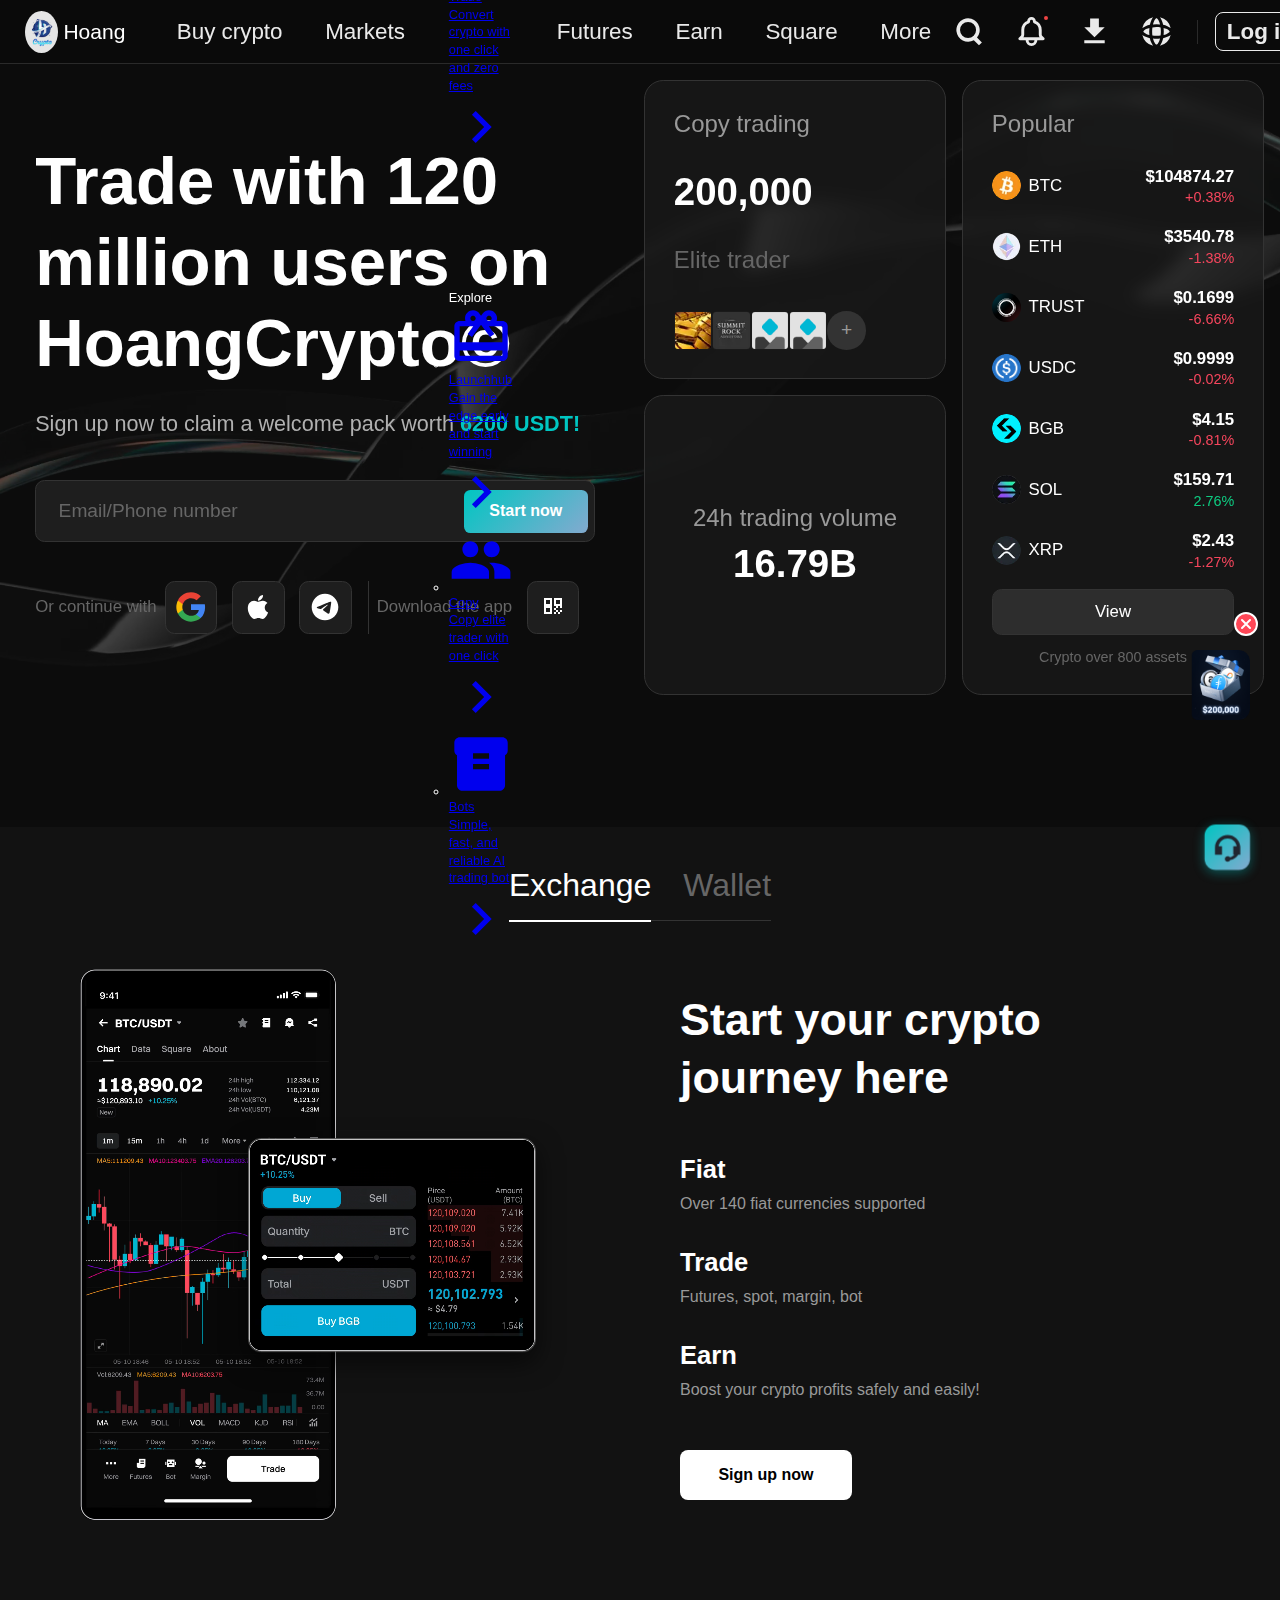
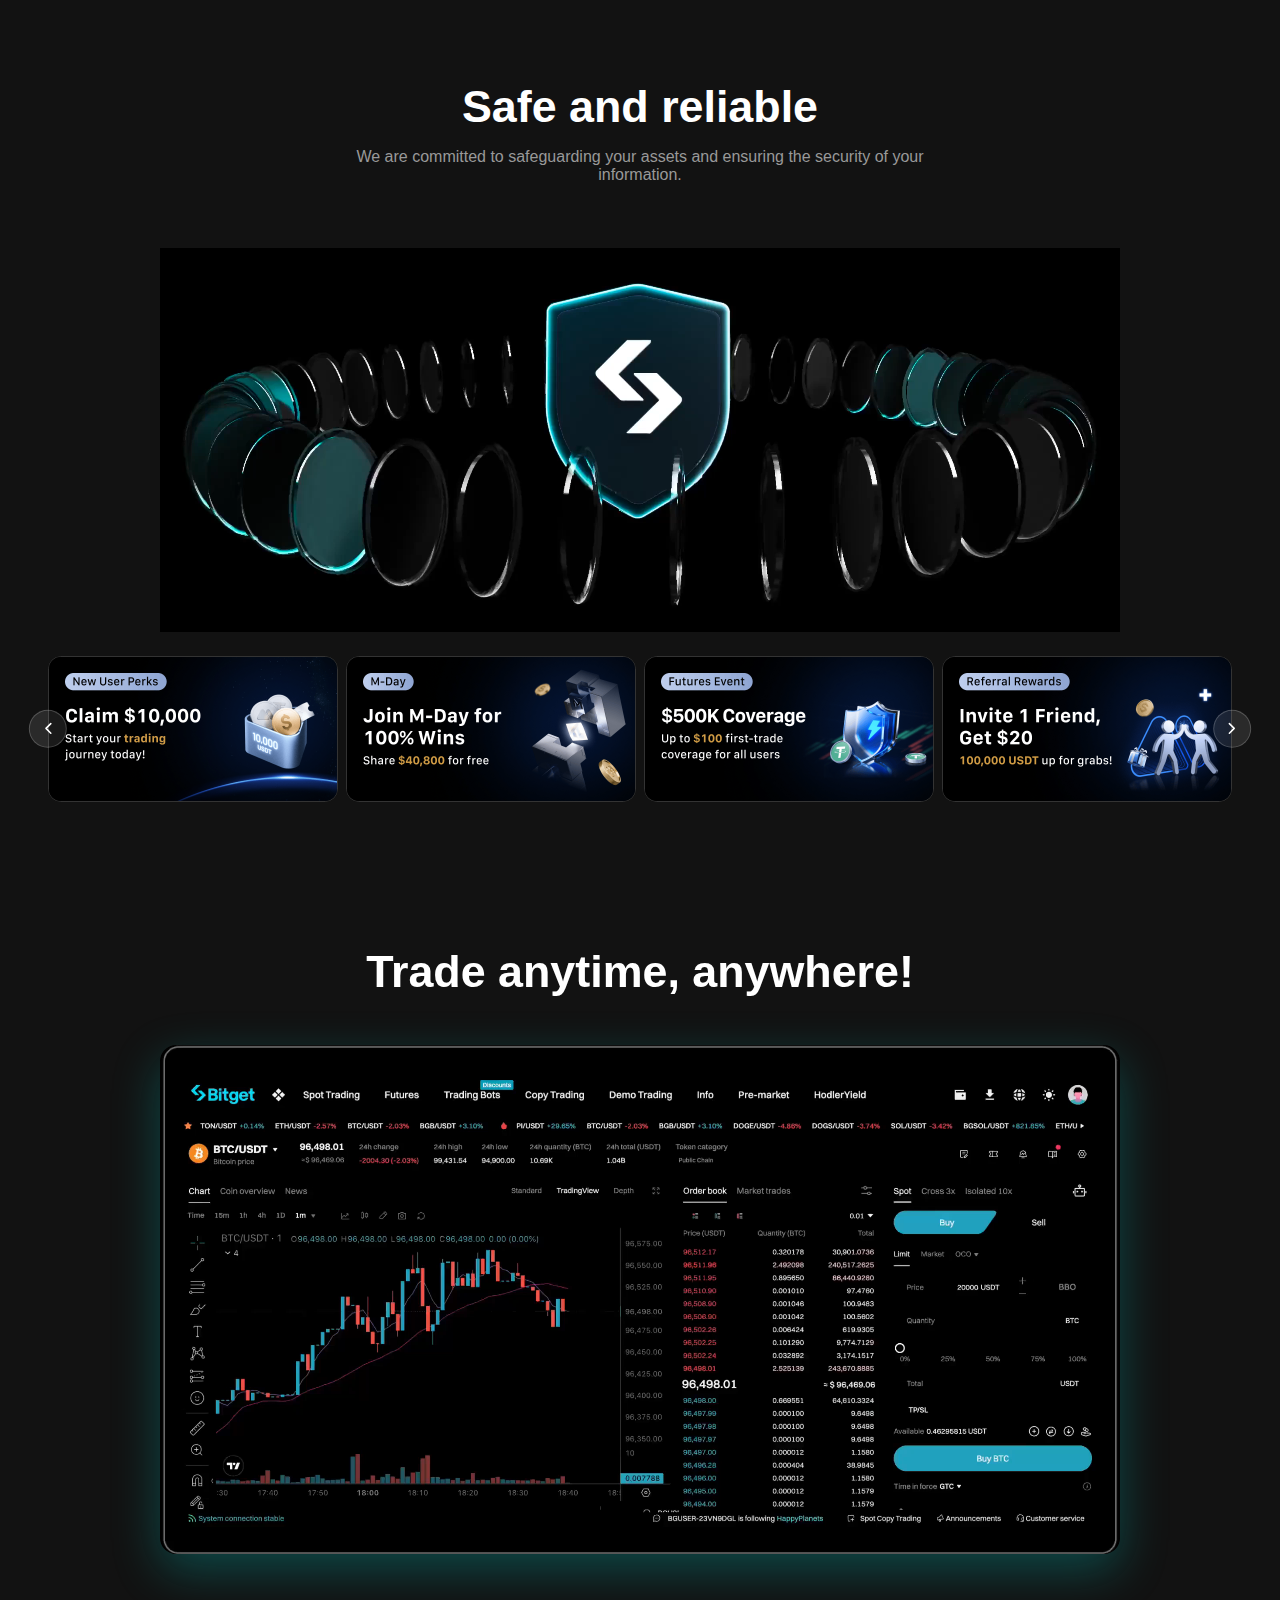
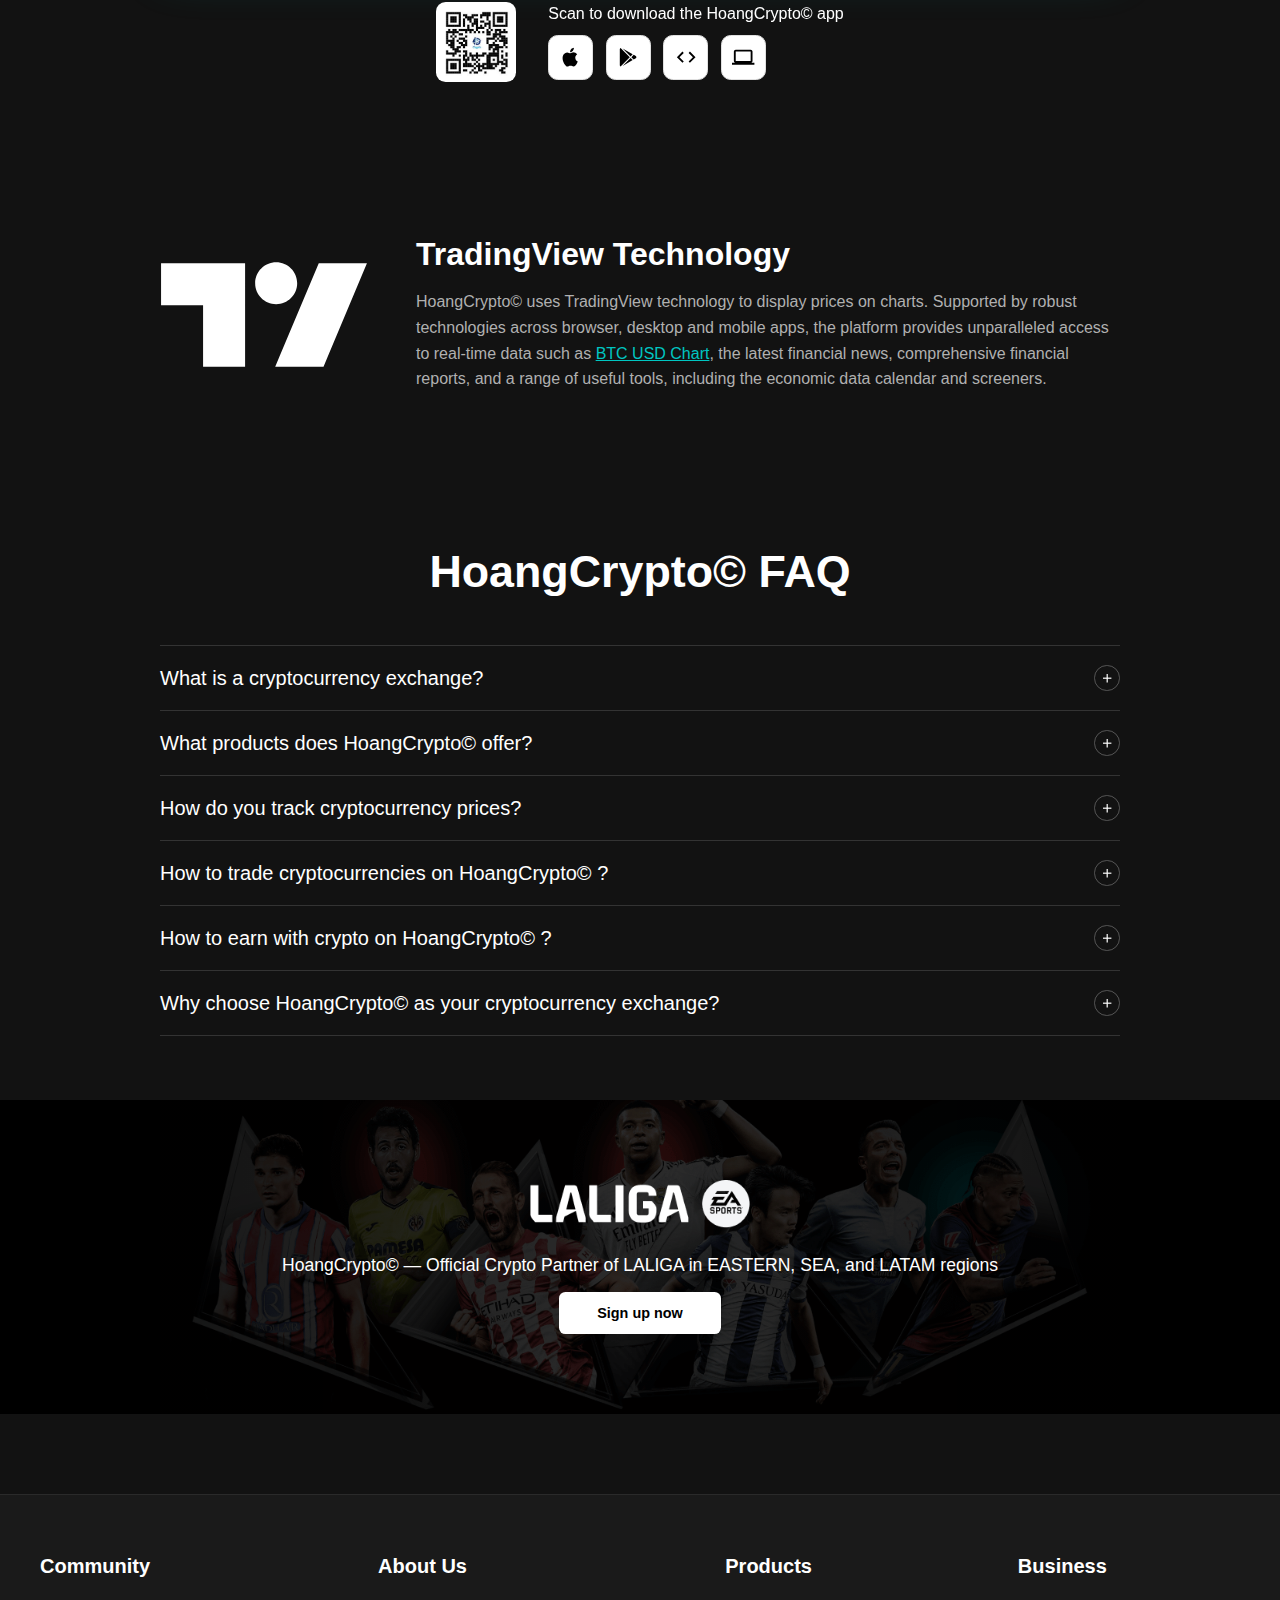
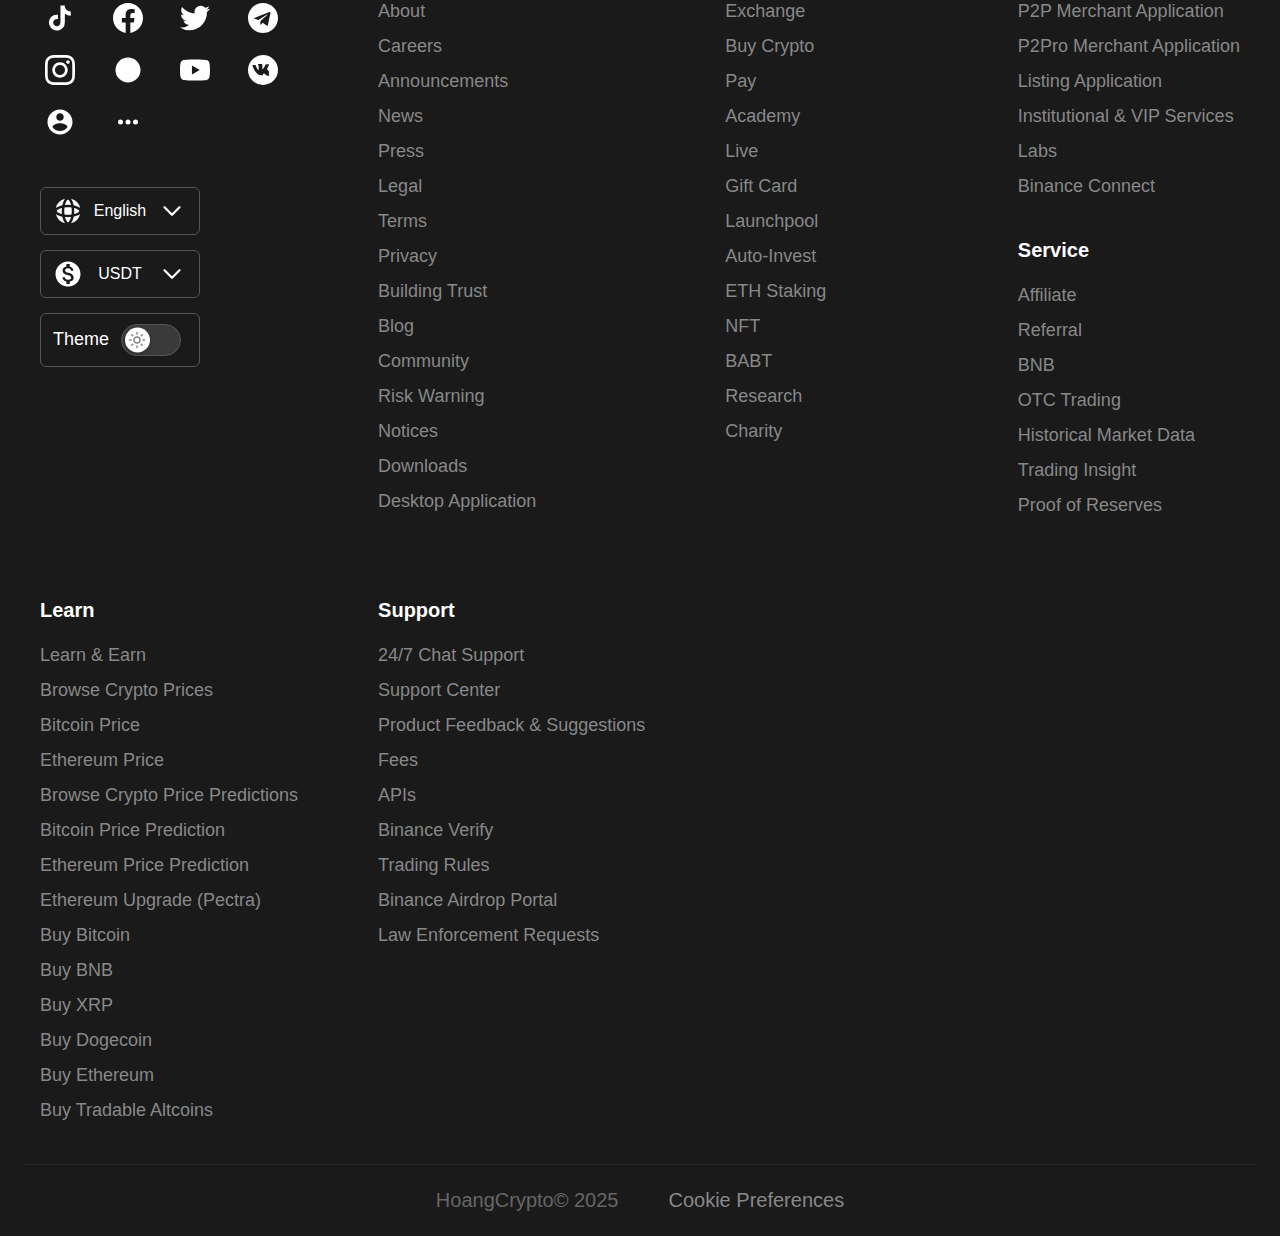
<file: index.html>
<!DOCTYPE html>
<html lang="en">
  <head>
    <meta charset="UTF-8" />
    <meta name="viewport" content="width=device-width, initial-scale=1.0" />
    <title>Document</title>
    <link rel="stylesheet" href="style.css" />
    <link rel="stylesheet" href="./Style/body.css">
    <link
      rel="apple-touch-icon"
      sizes="57x57"
      href="./Favicon//apple-icon-57x57.png"
    />
    <link
      rel="apple-touch-icon"
      sizes="60x60"
      href="./Favicon//apple-icon-60x60.png"
    />
    <link
      rel="apple-touch-icon"
      sizes="72x72"
      href="./Favicon//apple-icon-72x72.png"
    />
    <link
      rel="apple-touch-icon"
      sizes="76x76"
      href="./Favicon//apple-icon-76x76.png"
    />
    <link
      rel="apple-touch-icon"
      sizes="114x114"
      href="./Favicon//apple-icon-114x114.png"
    />
    <link
      rel="apple-touch-icon"
      sizes="120x120"
      href="./Favicon//apple-icon-120x120.png"
    />
    <link
      rel="apple-touch-icon"
      sizes="144x144"
      href="./Favicon//apple-icon-144x144.png"
    />
    <link
      rel="apple-touch-icon"
      sizes="152x152"
      href="./Favicon//apple-icon-152x152.png"
    />
    <link
      rel="apple-touch-icon"
      sizes="180x180"
      href="./Favicon//apple-icon-180x180.png"
    />
    <link
      rel="icon"
      type="image/png"
      sizes="192x192"
      href="./Favicon//android-icon-192x192.png"
    />
    <link
      rel="icon"
      type="image/png"
      sizes="32x32"
      href="./Favicon//favicon-32x32.png"
    />
    <link
      rel="icon"
      type="image/png"
      sizes="96x96"
      href="./Favicon//favicon-96x96.png"
    />
    <link
      rel="icon"
      type="image/png"
      sizes="16x16"
      href="./Favicon//favicon-16x16.png"
    />
    <link rel="manifest" href="/manifest.json" />
    <meta name="msapplication-TileColor" content="#ffffff" />
    <meta name="msapplication-TileImage" content="/ms-icon-144x144.png" />
    <meta name="theme-color" content="#ffffff" />
  </head>
  <body>
    <!-- Navbar -->
    <nav>
      <div class="nav-container">
        <!-- Left Section -->
        <div class="nav-left">
          <!-- Logo -->
            <div class="logo-icon">
              <img src="./Image/Logo 1.png" alt="Logo" />
            </div>
            <span class="logo-text">Hoang</span>
          </a>

          <!-- Main Menu -->
          <ul class="main-menu">
            <li class="buycrypto-dropdown-wrapper">
              <a href="#" class="nav-link">Buy crypto</a>
              
              <!-- Buy Crypto Dropdown Panel -->
              <div class="buycrypto-dropdown-panel">
                <div class="buycrypto-header">
                  <span class="buycrypto-label">Pay with</span>
                  <span class="buycrypto-currency">
                    <svg class="currency-icon" viewBox="0 0 24 24" fill="currentColor">
                      <path d="M12 2C6.48 2 2 6.48 2 12s4.48 10 10 10 10-4.48 10-10S17.52 2 12 2zm0 18c-4.41 0-8-3.59-8-8s3.59-8 8-8 8 3.59 8 8-3.59 8-8 8z"/>
                      <path d="M12.5 7H11v6l5.25 3.15.75-1.23-4.5-2.67z"/>
                    </svg>
                    VND
                  </span>
                </div>
                
                <ul class="buycrypto-menu-list">
                  <li>
                    <a href="#" class="buycrypto-menu-item">
                      <svg class="buycrypto-icon" viewBox="0 0 24 24" fill="currentColor">
                        <path d="M12 2C6.48 2 2 6.48 2 12s4.48 10 10 10 10-4.48 10-10S17.52 2 12 2zm0 18c-4.41 0-8-3.59-8-8s3.59-8 8-8 8 3.59 8 8-3.59 8-8 8z"/>
                        <circle cx="12" cy="12" r="3"/>
                      </svg>
                      <div class="buycrypto-menu-content">
                        <div class="buycrypto-menu-title">Buy & Sell</div>
                        <div class="buycrypto-menu-desc">Buy and sell crypto instantly</div>
                      </div>
                    </a>
                  </li>
                  <li>
                    <a href="#" class="buycrypto-menu-item">
                      <svg class="buycrypto-icon" viewBox="0 0 24 24" fill="currentColor">
                        <path d="M16 11c1.66 0 2.99-1.34 2.99-3S17.66 5 16 5c-1.66 0-3 1.34-3 3s1.34 3 3 3zm-8 0c1.66 0 2.99-1.34 2.99-3S9.66 5 8 5C6.34 5 5 6.34 5 8s1.34 3 3 3zm0 2c-2.33 0-7 1.17-7 3.5V19h14v-2.5c0-2.33-4.67-3.5-7-3.5zm8 0c-.29 0-.62.02-.97.05 1.16.84 1.97 1.97 1.97 3.45V19h6v-2.5c0-2.33-4.67-3.5-7-3.5z"/>
                      </svg>
                      <div class="buycrypto-menu-content">
                        <div class="buycrypto-menu-title">P2P trading</div>
                        <div class="buycrypto-menu-desc">Buy crypto from verified merchants</div>
                      </div>
                    </a>
                  </li>
                  <li>
                    <a href="#" class="buycrypto-menu-item">
                      <svg class="buycrypto-icon" viewBox="0 0 24 24" fill="currentColor">
                        <path d="M12 2C6.48 2 2 6.48 2 12s4.48 10 10 10 10-4.48 10-10S17.52 2 12 2zm1.41 16.09V20h-2.67v-1.93c-1.71-.36-3.16-1.46-3.27-3.4h1.96c.1 1.05.82 1.87 2.65 1.87 1.96 0 2.4-.98 2.4-1.59 0-.83-.44-1.61-2.67-2.14-2.48-.6-4.18-1.62-4.18-3.67 0-1.72 1.39-2.84 3.11-3.21V4h2.67v1.95c1.86.45 2.79 1.86 2.85 3.39H14.3c-.05-1.11-.64-1.87-2.22-1.87-1.5 0-2.4.68-2.4 1.64 0 .84.65 1.39 2.67 1.91s4.18 1.39 4.18 3.91c-.01 1.83-1.38 2.83-3.12 3.16z"/>
                      </svg>
                      <div class="buycrypto-menu-content">
                        <div class="buycrypto-menu-title">VND transfer</div>
                        <div class="buycrypto-menu-desc">VND deposit via QR Code</div>
                      </div>
                    </a>
                  </li>
                  <li>
                    <a href="#" class="buycrypto-menu-item">
                      <svg class="buycrypto-icon" viewBox="0 0 24 24" fill="currentColor">
                        <path d="M21 18v1c0 1.1-.9 2-2 2H5c-1.11 0-2-.9-2-2V5c0-1.1.89-2 2-2h14c1.1 0 2 .9 2 2v1h-9c-1.11 0-2 .9-2 2v8c0 1.1.89 2 2 2h9zm-9-2h10V8H12v8zm4-2.5c-.83 0-1.5-.67-1.5-1.5s.67-1.5 1.5-1.5 1.5.67 1.5 1.5-.67 1.5-1.5 1.5z"/>
                      </svg>
                      <div class="buycrypto-menu-content">
                        <div class="buycrypto-menu-title">Cash Conversion</div>
                        <div class="buycrypto-menu-desc">Buy Crypto with VND Balance</div>
                      </div>
                    </a>
                  </li>
                  <li>
                    <a href="#" class="buycrypto-menu-item">
                      <svg class="buycrypto-icon" viewBox="0 0 24 24" fill="currentColor">
                        <path d="M20 4H4c-1.11 0-1.99.89-1.99 2L2 18c0 1.11.89 2 2 2h16c1.11 0 2-.89 2-2V6c0-1.11-.89-2-2-2zm0 14H4v-6h16v6zm0-10H4V6h16v2z"/>
                      </svg>
                      <div class="buycrypto-menu-content">
                        <div class="buycrypto-menu-title">Bitget Card</div>
                        <div class="buycrypto-menu-desc">Spend globally with your card</div>
                      </div>
                    </a>
                  </li>
                </ul>
              </div>
            </li>
            <li><a href="#" class="nav-link">Markets</a></li>
            <li class="trade-dropdown-wrapper">
              <a href="#" class="nav-link">Trade</a>
              
              <!-- Trade Dropdown Panel -->
              <div class="trade-dropdown-panel">
                <div class="trade-section">
                  <div class="trade-section-title">Trade</div>
                  <ul class="trade-menu-list">
                    <li>
                      <a href="#" class="trade-menu-item">
                        <svg class="trade-icon" viewBox="0 0 24 24" fill="currentColor">
                          <path d="M12 2C6.48 2 2 6.48 2 12s4.48 10 10 10 10-4.48 10-10S17.52 2 12 2zm0 18c-4.41 0-8-3.59-8-8s3.59-8 8-8 8 3.59 8 8-3.59 8-8 8z"/>
                          <circle cx="12" cy="12" r="3"/>
                        </svg>
                        <div class="trade-menu-content">
                          <div class="trade-menu-title">Spot</div>
                          <div class="trade-menu-desc">Buy and sell crypto with ease</div>
                        </div>
                        <svg class="trade-arrow" viewBox="0 0 24 24" fill="currentColor">
                          <path d="M8.59 16.59L13.17 12 8.59 7.41 10 6l6 6-6 6-1.41-1.41z"/>
                        </svg>
                      </a>
                    </li>
                    <li>
                      <a href="#" class="trade-menu-item">
                        <svg class="trade-icon" viewBox="0 0 24 24" fill="currentColor">
                          <path d="M16 11c1.66 0 2.99-1.34 2.99-3S17.66 5 16 5c-1.66 0-3 1.34-3 3s1.34 3 3 3zm-8 0c1.66 0 2.99-1.34 2.99-3S9.66 5 8 5C6.34 5 5 6.34 5 8s1.34 3 3 3zm0 2c-2.33 0-7 1.17-7 3.5V19h14v-2.5c0-2.33-4.67-3.5-7-3.5zm8 0c-.29 0-.62.02-.97.05 1.16.84 1.97 1.97 1.97 3.45V19h6v-2.5c0-2.33-4.67-3.5-7-3.5z"/>
                        </svg>
                        <div class="trade-menu-content">
                          <div class="trade-menu-title">Margin</div>
                          <div class="trade-menu-desc">Amplify your capital and maximize fund efficiency</div>
                        </div>
                        <svg class="trade-arrow" viewBox="0 0 24 24" fill="currentColor">
                          <path d="M8.59 16.59L13.17 12 8.59 7.41 10 6l6 6-6 6-1.41-1.41z"/>
                        </svg>
                      </a>
                    </li>
                    <li>
                      <a href="#" class="trade-menu-item">
                        <svg class="trade-icon" viewBox="0 0 24 24" fill="currentColor">
                          <path d="M3.9 12c0-1.71 1.39-3.1 3.1-3.1h4V7H7c-2.76 0-5 2.24-5 5s2.24 5 5 5h4v-1.9H7c-1.71 0-3.1-1.39-3.1-3.1zM8 13h8v-2H8v2zm9-6h-4v1.9h4c1.71 0 3.1 1.39 3.1 3.1s-1.39 3.1-3.1 3.1h-4V17h4c2.76 0 5-2.24 5-5s-2.24-5-5-5z"/>
                        </svg>
                        <div class="trade-menu-content">
                          <div class="trade-menu-title">Onchain</div>
                          <div class="trade-menu-desc">One account, trade millions of tokens Onchain</div>
                        </div>
                        <svg class="trade-arrow" viewBox="0 0 24 24" fill="currentColor">
                          <path d="M8.59 16.59L13.17 12 8.59 7.41 10 6l6 6-6 6-1.41-1.41z"/>
                        </svg>
                      </a>
                    </li>
                    <li>
                      <a href="#" class="trade-menu-item">
                        <svg class="trade-icon" viewBox="0 0 24 24" fill="currentColor">
                          <path d="M12 2C6.48 2 2 6.48 2 12s4.48 10 10 10 10-4.48 10-10S17.52 2 12 2zm0 18c-4.41 0-8-3.59-8-8s3.59-8 8-8 8 3.59 8 8-3.59 8-8 8zm.31-8.86c-1.77-.45-2.34-.94-2.34-1.67 0-.84.79-1.43 2.1-1.43 1.38 0 1.9.66 1.94 1.64h1.71c-.05-1.34-.87-2.57-2.49-2.97V5H10.9v1.69c-1.51.32-2.72 1.3-2.72 2.81 0 1.79 1.49 2.69 3.66 3.21 1.95.46 2.34 1.15 2.34 1.87 0 .53-.39 1.39-2.1 1.39-1.6 0-2.23-.72-2.32-1.64H8.04c.1 1.7 1.36 2.66 2.86 2.97V19h2.34v-1.67c1.52-.29 2.72-1.16 2.73-2.77-.01-2.2-1.9-2.96-3.66-3.42z"/>
                        </svg>
                        <div class="trade-menu-content">
                          <div class="trade-menu-title">Convert & Block Trade</div>
                          <div class="trade-menu-desc">Convert crypto with one click and zero fees</div>
                        </div>
                        <svg class="trade-arrow" viewBox="0 0 24 24" fill="currentColor">
                          <path d="M8.59 16.59L13.17 12 8.59 7.41 10 6l6 6-6 6-1.41-1.41z"/>
                        </svg>
                      </a>
                    </li>
                  </ul>
                </div>
                
                <div class="trade-section">
                  <div class="trade-section-title">Explore</div>
                  <ul class="trade-menu-list">
                    <li>
                      <a href="#" class="trade-menu-item">
                        <svg class="trade-icon" viewBox="0 0 24 24" fill="currentColor">
                          <path d="M20 6h-2.18c.11-.31.18-.65.18-1 0-1.66-1.34-3-3-3-1.05 0-1.96.54-2.5 1.35l-.5.67-.5-.68C10.96 2.54 10.05 2 9 2 7.34 2 6 3.34 6 5c0 .35.07.69.18 1H4c-1.11 0-1.99.89-1.99 2L2 19c0 1.11.89 2 2 2h16c1.11 0 2-.89 2-2V8c0-1.11-.89-2-2-2zm-5-2c.55 0 1 .45 1 1s-.45 1-1 1-1-.45-1-1 .45-1 1-1zM9 4c.55 0 1 .45 1 1s-.45 1-1 1-1-.45-1-1 .45-1 1-1zm11 15H4v-2h16v2zm0-5H4V8h5.08L7 10.83 8.62 12 12 7.4l3.38 4.6L17 10.83 14.92 8H20v6z"/>
                        </svg>
                        <div class="trade-menu-content">
                          <div class="trade-menu-title">Launchhub</div>
                          <div class="trade-menu-desc">Gain the edge early and start winning</div>
                        </div>
                        <svg class="trade-arrow" viewBox="0 0 24 24" fill="currentColor">
                          <path d="M8.59 16.59L13.17 12 8.59 7.41 10 6l6 6-6 6-1.41-1.41z"/>
                        </svg>
                      </a>
                    </li>
                    <li>
                      <a href="#" class="trade-menu-item">
                        <svg class="trade-icon" viewBox="0 0 24 24" fill="currentColor">
                          <path d="M16 11c1.66 0 2.99-1.34 2.99-3S17.66 5 16 5c-1.66 0-3 1.34-3 3s1.34 3 3 3zm-8 0c1.66 0 2.99-1.34 2.99-3S9.66 5 8 5C6.34 5 5 6.34 5 8s1.34 3 3 3zm0 2c-2.33 0-7 1.17-7 3.5V19h14v-2.5c0-2.33-4.67-3.5-7-3.5zm8 0c-.29 0-.62.02-.97.05 1.16.84 1.97 1.97 1.97 3.45V19h6v-2.5c0-2.33-4.67-3.5-7-3.5z"/>
                        </svg>
                        <div class="trade-menu-content">
                          <div class="trade-menu-title">Copy</div>
                          <div class="trade-menu-desc">Copy elite trader with one click</div>
                        </div>
                        <svg class="trade-arrow" viewBox="0 0 24 24" fill="currentColor">
                          <path d="M8.59 16.59L13.17 12 8.59 7.41 10 6l6 6-6 6-1.41-1.41z"/>
                        </svg>
                      </a>
                    </li>
                    <li>
                      <a href="#" class="trade-menu-item">
                        <svg class="trade-icon" viewBox="0 0 24 24" fill="currentColor">
                          <path d="M20 2H4c-1 0-2 .9-2 2v3.01c0 .72.43 1.34 1 1.69V20c0 1.1 1.1 2 2 2h14c.9 0 2-.9 2-2V8.7c.57-.35 1-.97 1-1.69V4c0-1.1-1-2-2-2zm-5 12H9v-2h6v2zm0-4H9V8h6v2z"/>
                        </svg>
                        <div class="trade-menu-content">
                          <div class="trade-menu-title">Bots</div>
                          <div class="trade-menu-desc">Simple, fast, and reliable AI trading bot</div>
                        </div>
                        <svg class="trade-arrow" viewBox="0 0 24 24" fill="currentColor">
                          <path d="M8.59 16.59L13.17 12 8.59 7.41 10 6l6 6-6 6-1.41-1.41z"/>
                        </svg>
                      </a>
                    </li>
                  </ul>
                </div>
              </div>
            </li>
            <li class="futures-dropdown-wrapper">
              <a href="#" class="nav-link">Futures</a>
              
              <!-- Futures Dropdown Panel -->
              <div class="futures-dropdown-panel">
                <div class="futures-section">
                  <div class="futures-section-title">Trade</div>
                  <ul class="futures-menu-list">
                    <li>
                      <a href="#" class="futures-menu-item">
                        <svg class="futures-icon" viewBox="0 0 24 24" fill="currentColor">
                          <path d="M3.5 18.49l6-6.01 4 4L22 6.92l-1.41-1.41-7.09 7.97-4-4L2 16.99z"/>
                        </svg>
                        <div class="futures-menu-content">
                          <div class="futures-menu-title">USDT-M Futures</div>
                          <div class="futures-menu-desc">Futures settled in USDT</div>
                        </div>
                        <svg class="futures-arrow" viewBox="0 0 24 24" fill="currentColor">
                          <path d="M8.59 16.59L13.17 12 8.59 7.41 10 6l6 6-6 6-1.41-1.41z"/>
                        </svg>
                      </a>
                    </li>
                    <li>
                      <a href="#" class="futures-menu-item">
                        <svg class="futures-icon" viewBox="0 0 24 24" fill="currentColor">
                          <path d="M16 6l2.29 2.29-4.88 4.88-4-4L2 16.59 3.41 18l6-6 4 4 6.3-6.29L22 12V6z"/>
                        </svg>
                        <div class="futures-menu-content">
                          <div class="futures-menu-title">USDC-M Futures</div>
                          <div class="futures-menu-desc">Futures settled in USDC</div>
                        </div>
                        <svg class="futures-arrow" viewBox="0 0 24 24" fill="currentColor">
                          <path d="M8.59 16.59L13.17 12 8.59 7.41 10 6l6 6-6 6-1.41-1.41z"/>
                        </svg>
                      </a>
                    </li>
                    <li>
                      <a href="#" class="futures-menu-item">
                        <svg class="futures-icon" viewBox="0 0 24 24" fill="currentColor">
                          <path d="M12 2C6.48 2 2 6.48 2 12s4.48 10 10 10 10-4.48 10-10S17.52 2 12 2zm-2 15l-5-5 1.41-1.41L10 14.17l7.59-7.59L19 8l-9 9z"/>
                        </svg>
                        <div class="futures-menu-content">
                          <div class="futures-menu-title">Coin-M Futures</div>
                          <div class="futures-menu-desc">Futures settled in cryptocurrencies</div>
                        </div>
                        <svg class="futures-arrow" viewBox="0 0 24 24" fill="currentColor">
                          <path d="M8.59 16.59L13.17 12 8.59 7.41 10 6l6 6-6 6-1.41-1.41z"/>
                        </svg>
                      </a>
                    </li>
                  </ul>
                </div>
                
                <div class="futures-section">
                  <div class="futures-section-title">Explore</div>
                  <ul class="futures-menu-list">
                    <li>
                      <a href="#" class="futures-menu-item">
                        <svg class="futures-icon" viewBox="0 0 24 24" fill="currentColor">
                          <path d="M19 3H5c-1.1 0-2 .9-2 2v14c0 1.1.9 2 2 2h14c1.1 0 2-.9 2-2V5c0-1.1-.9-2-2-2zM9 17H7v-7h2v7zm4 0h-2V7h2v10zm4 0h-2v-4h2v4z"/>
                        </svg>
                        <div class="futures-menu-content">
                          <div class="futures-menu-title">Futures guide</div>
                          <div class="futures-menu-desc">A beginner-to-advanced journey in futures trading</div>
                        </div>
                        <svg class="futures-arrow" viewBox="0 0 24 24" fill="currentColor">
                          <path d="M8.59 16.59L13.17 12 8.59 7.41 10 6l6 6-6 6-1.41-1.41z"/>
                        </svg>
                      </a>
                    </li>
                    <li>
                      <a href="#" class="futures-menu-item">
                        <svg class="futures-icon" viewBox="0 0 24 24" fill="currentColor">
                          <path d="M20 6h-2.18c.11-.31.18-.65.18-1 0-1.66-1.34-3-3-3-1.05 0-1.96.54-2.5 1.35l-.5.67-.5-.68C10.96 2.54 10.05 2 9 2 7.34 2 6 3.34 6 5c0 .35.07.69.18 1H4c-1.11 0-1.99.89-1.99 2L2 19c0 1.11.89 2 2 2h16c1.11 0 2-.89 2-2V8c0-1.11-.89-2-2-2zm-5-2c.55 0 1 .45 1 1s-.45 1-1 1-1-.45-1-1 .45-1 1-1zM9 4c.55 0 1 .45 1 1s-.45 1-1 1-1-.45-1-1 .45-1 1-1zm11 15H4v-2h16v2zm0-5H4V8h5.08L7 10.83 8.62 12 12 7.4l3.38 4.6L17 10.83 14.92 8H20v6z"/>
                        </svg>
                        <div class="futures-menu-content">
                          <div class="futures-menu-title">Futures promotions</div>
                          <div class="futures-menu-desc">Generous rewards await</div>
                        </div>
                        <svg class="futures-arrow" viewBox="0 0 24 24" fill="currentColor">
                          <path d="M8.59 16.59L13.17 12 8.59 7.41 10 6l6 6-6 6-1.41-1.41z"/>
                        </svg>
                      </a>
                    </li>
                    <li>
                      <a href="#" class="futures-menu-item">
                        <svg class="futures-icon" viewBox="0 0 24 24" fill="currentColor">
                          <path d="M3.5 18.49l6-6.01 4 4L22 6.92l-1.41-1.41-7.09 7.97-4-4L2 16.99z"/>
                        </svg>
                        <div class="futures-menu-content">
                          <div class="futures-menu-title">Stock futures</div>
                          <div class="futures-menu-desc">Diversified issues, unified in USDT</div>
                        </div>
                        <svg class="futures-arrow" viewBox="0 0 24 24" fill="currentColor">
                          <path d="M8.59 16.59L13.17 12 8.59 7.41 10 6l6 6-6 6-1.41-1.41z"/>
                        </svg>
                      </a>
                    </li>
                  </ul>
                </div>
              </div>
            </li>
            <li class="earn-dropdown-wrapper">
              <a href="#" class="nav-link">Earn</a>
              
              <!-- Earn Dropdown Panel -->
              <div class="earn-dropdown-panel">
                <ul class="earn-menu-list">
                  <li>
                    <a href="#" class="earn-menu-item">
                      <img src="./Image/Overview.png" alt="Overview Icon"/>
                      <div class="earn-menu-content">
                        <div class="earn-menu-title">Overview</div>
                        <div class="earn-menu-desc">A variety of products to grow your assets</div>
                      </div>
                    </a>
                  </li>
                  <li>
                    <a href="#" class="earn-menu-item">
                      <img src="./Image/Simple Earn.png" alt="Simple Earn">
                      <div class="earn-menu-content">
                        <div class="earn-menu-title">Simple Earn</div>
                        <div class="earn-menu-desc">Deposit and withdraw anytime to earn flexible returns with zero risk</div>
                      </div>
                    </a>
                  </li>
                  <li>
                    <a href="#" class="earn-menu-item">
                      <img src="./Image/On-Chain Earn.png" alt="On-Chain Earn">
                      <div class="earn-menu-content">
                        <div class="earn-menu-title">On-chain Earn</div>
                        <div class="earn-menu-desc">Earn profits daily without risking principal</div>
                      </div>
                      <svg class="earn-arrow" viewBox="0 0 24 24" fill="currentColor">
                        <path d="M8.59 16.59L13.17 12 8.59 7.41 10 6l6 6-6 6-1.41-1.41z"/>
                      </svg>
                    </a>
                  </li>
                  <li>
                    <a href="#" class="earn-menu-item">
                      <img src="./Image/Structured Earn.png" alt="Structured Earn">
                      <div class="earn-menu-content">
                        <div class="earn-menu-title">Structured Earn</div>
                        <div class="earn-menu-desc">Robust financial innovation to navigate market swings</div>
                      </div>
                      <svg class="earn-arrow" viewBox="0 0 24 24" fill="currentColor">
                        <path d="M8.59 16.59L13.17 12 8.59 7.41 10 6l6 6-6 6-1.41-1.41z"/>
                      </svg>
                    </a>
                  </li>
                  <li>
                    <a href="#" class="earn-menu-item">
                      <img src="./Image/VIP and Wealth.png" alt="VIP and Wealth">
                      <div class="earn-menu-content">
                        <div class="earn-menu-title">VIP and Wealth Management</div>
                        <div class="earn-menu-desc">Premium services for smart wealth management</div>
                      </div>
                      <svg class="earn-arrow" viewBox="0 0 24 24" fill="currentColor">
                        <path d="M8.59 16.59L13.17 12 8.59 7.41 10 6l6 6-6 6-1.41-1.41z"/>
                      </svg>
                    </a>
                  </li>
                  <li>
                    <a href="#" class="earn-menu-item">
                    <img src="./Image/Loán.png" alt="Loans">
                      <div class="earn-menu-content">
                        <div class="earn-menu-title">Loans</div>
                        <div class="earn-menu-desc">Flexible borrowing with high fund security</div>
                      </div>
                      <svg class="earn-arrow" viewBox="0 0 24 24" fill="currentColor">
                        <path d="M8.59 16.59L13.17 12 8.59 7.41 10 6l6 6-6 6-1.41-1.41z"/>
                      </svg>
                    </a>
                  </li>
                </ul>
              </div>
            </li>
            <li class="square-dropdown-wrapper">
              <a href="#" class="nav-link">Square</a>
              
              <!-- Square Dropdown Panel -->
              <div class="square-dropdown-panel">
                <ul class="square-menu-list">
                  <li>
                    <a href="#" class="square-menu-item">
                      <svg class="square-icon" viewBox="0 0 24 24" fill="currentColor">
                        <path d="M9 17l3-2.94c-.39-.04-.68-.06-1-.06-2.67 0-8 1.34-8 4v2h9l-3-3zm2-5c2.21 0 4-1.79 4-4s-1.79-4-4-4-4 1.79-4 4 1.79 4 4 4"/>
                        <path d="M15.47 20.5L12 17l1.4-1.41 2.07 2.08 5.13-5.17 1.4 1.41z"/>
                      </svg>
                      <div class="square-menu-content">
                        <div class="square-menu-title">Insights</div>
                        <div class="square-menu-desc">Insights from experts</div>
                      </div>
                    </a>
                  </li>
                  <li>
                    <a href="#" class="square-menu-item">
                      <svg class="square-icon" viewBox="0 0 24 24" fill="currentColor">
                        <path d="M19 3H5c-1.1 0-2 .9-2 2v14c0 1.1.9 2 2 2h14c1.1 0 2-.9 2-2V5c0-1.1-.9-2-2-2zM9 17H7v-7h2v7zm4 0h-2V7h2v10zm4 0h-2v-4h2v4z"/>
                      </svg>
                      <div class="square-menu-content">
                        <div class="square-menu-title">News</div>
                        <div class="square-menu-desc">Latest media articles</div>
                      </div>
                    </a>
                  </li>
                  <li>
                    <a href="#" class="square-menu-item">
                      <svg class="square-icon" viewBox="0 0 24 24" fill="currentColor">
                        <path d="M17 10.5V7c0-.55-.45-1-1-1H4c-.55 0-1 .45-1 1v10c0 .55.45 1 1 1h12c.55 0 1-.45 1-1v-3.5l4 4v-11l-4 4z"/>
                      </svg>
                      <div class="square-menu-content">
                        <div class="square-menu-title">Bitget Live</div>
                        <div class="square-menu-desc">Crypto titans reveal their wealth code live</div>
                      </div>
                    </a>
                  </li>
                  <li>
                    <a href="#" class="square-menu-item">
                      <svg class="square-icon" viewBox="0 0 24 24" fill="currentColor">
                        <path d="M5 13.18v4L12 21l7-3.82v-4L12 17l-7-3.82zM12 3L1 9l11 6 9-4.91V17h2V9L12 3z"/>
                      </svg>
                      <div class="square-menu-content">
                        <div class="square-menu-title">Bitget Academy</div>
                        <div class="square-menu-desc">Learn about crypto and the blockchain</div>
                      </div>
                    </a>
                  </li>
                  <li>
                    <a href="#" class="square-menu-item">
                      <svg class="square-icon" viewBox="0 0 24 24" fill="currentColor">
                        <path d="M19 3H5c-1.1 0-2 .9-2 2v14c0 1.1.9 2 2 2h14c1.1 0 2-.9 2-2V5c0-1.1-.9-2-2-2zM9 17H7v-7h2v7zm4 0h-2V7h2v10zm4 0h-2v-4h2v4z"/>
                      </svg>
                      <div class="square-menu-content">
                        <div class="square-menu-title">Bitget Blog</div>
                        <div class="square-menu-desc">In-depth analysis, Trading strategies, Market outlook</div>
                      </div>
                    </a>
                  </li>
                  <li>
                    <a href="#" class="square-menu-item">
                      <svg class="square-icon" viewBox="0 0 24 24" fill="currentColor">
                        <path d="M12 3L1 9l4 2.18v6L12 21l7-3.82v-6l2-1.09V17h2V9L12 3zm6.82 6L12 12.72 5.18 9 12 5.28 18.82 9zM17 15.99l-5 2.73-5-2.73v-3.72L12 15l5-2.73v3.72z"/>
                      </svg>
                      <div class="square-menu-content">
                        <div class="square-menu-title">Bitget Research</div>
                        <div class="square-menu-desc">Everything you need to know about the blockchain world</div>
                      </div>
                    </a>
                  </li>
                </ul>
              </div>
            </li>
            <li class="more-dropdown-wrapper">
              <a href="#" class="nav-link">More</a>
              
              <!-- More Dropdown Panel -->
              <div class="more-dropdown-panel">
                <div class="more-column">
                  <h3 class="more-column-title">Promotions and resources</h3>
                  <ul class="more-menu-list">
                    <li>
                      <a href="#" class="more-menu-item">
                        <svg class="more-icon" viewBox="0 0 24 24" fill="currentColor">
                          <path d="M12 2C6.48 2 2 6.48 2 12s4.48 10 10 10 10-4.48 10-10S17.52 2 12 2zm1 15h-2v-2h2v2zm0-4h-2V7h2v6z"/>
                        </svg>
                        <span>Help Center</span>
                      </a>
                    </li>
                    <li>
                      <a href="#" class="more-menu-item">
                        <svg class="more-icon" viewBox="0 0 24 24" fill="currentColor">
                          <path d="M12 22c1.1 0 2-.9 2-2h-4c0 1.1.89 2 2 2zm6-6v-5c0-3.07-1.64-5.64-4.5-6.32V4c0-.83-.67-1.5-1.5-1.5s-1.5.67-1.5 1.5v.68C7.63 5.36 6 7.92 6 11v5l-2 2v1h16v-1l-2-2z"/>
                        </svg>
                        <span>Announcement Center</span>
                      </a>
                    </li>
                    <li>
                      <a href="#" class="more-menu-item">
                        <svg class="more-icon" viewBox="0 0 24 24" fill="currentColor">
                          <path d="M20 6h-2.18c.11-.31.18-.65.18-1 0-1.66-1.34-3-3-3-1.05 0-1.96.54-2.5 1.35l-.5.67-.5-.68C10.96 2.54 10.05 2 9 2 7.34 2 6 3.34 6 5c0 .35.07.69.18 1H4c-1.11 0-1.99.89-1.99 2L2 19c0 1.11.89 2 2 2h16c1.11 0 2-.89 2-2V8c0-1.11-.89-2-2-2zm-5-2c.55 0 1 .45 1 1s-.45 1-1 1-1-.45-1-1 .45-1 1-1zM9 4c.55 0 1 .45 1 1s-.45 1-1 1-1-.45-1-1 .45-1 1-1zm11 15H4v-2h16v2zm0-5H4V8h5.08L7 10.83 8.62 12 12 7.4l3.38 4.6L17 10.83 14.92 8H20v6z"/>
                        </svg>
                        <span>Rewards</span>
                      </a>
                    </li>
                    <li>
                      <a href="#" class="more-menu-item">
                        <svg class="more-icon" viewBox="0 0 24 24" fill="currentColor">
                          <path d="M18 8h-1V6c0-2.76-2.24-5-5-5S7 3.24 7 6v2H6c-1.1 0-2 .9-2 2v10c0 1.1.9 2 2 2h12c1.1 0 2-.9 2-2V10c0-1.1-.9-2-2-2zm-6 9c-1.1 0-2-.9-2-2s.9-2 2-2 2 .9 2 2-.9 2-2 2zm3.1-9H8.9V6c0-1.71 1.39-3.1 3.1-3.1 1.71 0 3.1 1.39 3.1 3.1v2z"/>
                        </svg>
                        <span>Referral</span>
                      </a>
                    </li>
                    <li>
                      <a href="#" class="more-menu-item">
                        <svg class="more-icon" viewBox="0 0 24 24" fill="currentColor">
                          <path d="M20 2H4c-1.1 0-1.99.9-1.99 2L2 22l4-4h14c1.1 0 2-.9 2-2V4c0-1.1-.9-2-2-2zm-7 9h-2V5h2v6zm0 4h-2v-2h2v2z"/>
                        </svg>
                        <span>Submit feedback</span>
                      </a>
                    </li>
                  </ul>
                </div>
                
                <div class="more-column">
                  <h3 class="more-column-title">Institution</h3>
                  <ul class="more-menu-list">
                    <li>
                      <a href="#" class="more-menu-item">
                        <svg class="more-icon" viewBox="0 0 24 24" fill="currentColor">
                          <path d="M12 7V3H2v18h20V7H12zM6 19H4v-2h2v2zm0-4H4v-2h2v2zm0-4H4V9h2v2zm0-4H4V5h2v2zm4 12H8v-2h2v2zm0-4H8v-2h2v2zm0-4H8V9h2v2zm0-4H8V5h2v2zm10 12h-8v-2h2v-2h-2v-2h2v-2h-2V9h8v10zm-2-8h-2v2h2v-2zm0 4h-2v2h2v-2z"/>
                        </svg>
                        <span>Institutional</span>
                      </a>
                    </li>
                    <li>
                      <a href="#" class="more-menu-item">
                        <svg class="more-icon" viewBox="0 0 24 24" fill="currentColor">
                          <path d="M20 6h-4V4c0-1.11-.89-2-2-2h-4c-1.11 0-2 .89-2 2v2H4c-1.11 0-1.99.89-1.99 2L2 19c0 1.11.89 2 2 2h16c1.11 0 2-.89 2-2V8c0-1.11-.89-2-2-2zm-6 0h-4V4h4v2z"/>
                        </svg>
                        <span>PRO program</span>
                      </a>
                    </li>
                    <li>
                      <a href="#" class="more-menu-item">
                        <svg class="more-icon" viewBox="0 0 24 24" fill="currentColor">
                          <path d="M12 2C6.48 2 2 6.48 2 12s4.48 10 10 10 10-4.48 10-10S17.52 2 12 2zm-2 15l-5-5 1.41-1.41L10 14.17l7.59-7.59L19 8l-9 9z"/>
                        </svg>
                        <span>VIP program</span>
                      </a>
                    </li>
                    <li>
                      <a href="#" class="more-menu-item">
                        <svg class="more-icon" viewBox="0 0 24 24" fill="currentColor">
                          <path d="M21 18v1c0 1.1-.9 2-2 2H5c-1.11 0-2-.9-2-2V5c0-1.1.89-2 2-2h14c1.1 0 2 .9 2 2v1h-9c-1.11 0-2 .9-2 2v8c0 1.1.89 2 2 2h9zm-9-2h10V8H12v8zm4-2.5c-.83 0-1.5-.67-1.5-1.5s.67-1.5 1.5-1.5 1.5.67 1.5 1.5-.67 1.5-1.5 1.5z"/>
                        </svg>
                        <span>Broker program</span>
                      </a>
                    </li>
                    <li>
                      <a href="#" class="more-menu-item">
                        <svg class="more-icon" viewBox="0 0 24 24" fill="currentColor">
                          <path d="M9.4 16.6L4.8 12l4.6-4.6L8 6l-6 6 6 6 1.4-1.4zm5.2 0l4.6-4.6-4.6-4.6L16 6l6 6-6 6-1.4-1.4z"/>
                        </svg>
                        <span>APIs</span>
                      </a>
                    </li>
                    <li>
                      <a href="#" class="more-menu-item">
                        <svg class="more-icon" viewBox="0 0 24 24" fill="currentColor">
                          <path d="M19.35 10.04C18.67 6.59 15.64 4 12 4c-1.48 0-2.85.43-4.01 1.17l1.46 1.46C10.21 6.23 11.08 6 12 6c3.04 0 5.5 2.46 5.5 5.5v.5H19c1.66 0 3 1.34 3 3 0 1.13-.64 2.11-1.56 2.62l1.45 1.45C23.16 18.16 24 16.68 24 15c0-2.64-2.05-4.78-4.65-4.96zM3 5.27l2.75 2.74C2.56 8.15 0 10.77 0 14c0 3.31 2.69 6 6 6h11.73l2 2L21 20.73 4.27 4 3 5.27zM7.73 10l8 8H6c-2.21 0-4-1.79-4-4s1.79-4 4-4h1.73z"/>
                        </svg>
                        <span>Fiat OTC</span>
                      </a>
                    </li>
                  </ul>
                </div>
                
                <div class="more-column">
                  <h3 class="more-column-title">Programs</h3>
                  <ul class="more-menu-list">
                    <li>
                      <a href="#" class="more-menu-item">
                        <svg class="more-icon" viewBox="0 0 24 24" fill="currentColor">
                          <path d="M16.5 3c-1.74 0-3.41.81-4.5 2.09C10.91 3.81 9.24 3 7.5 3 4.42 3 2 5.42 2 8.5c0 3.78 3.4 6.86 8.55 11.54L12 21.35l1.45-1.32C18.6 15.36 22 12.28 22 8.5 22 5.42 19.58 3 16.5 3zm-4.4 15.55l-.1.1-.1-.1C7.14 14.24 4 11.39 4 8.5 4 6.5 5.5 5 7.5 5c1.54 0 3.04.99 3.57 2.36h1.87C13.46 5.99 14.96 5 16.5 5c2 0 3.5 1.5 3.5 3.5 0 2.89-3.14 5.74-7.9 10.05z"/>
                        </svg>
                        <span>Affiliates</span>
                      </a>
                    </li>
                    <li>
                      <a href="#" class="more-menu-item">
                        <svg class="more-icon" viewBox="0 0 24 24" fill="currentColor">
                          <path d="M12 12c2.21 0 4-1.79 4-4s-1.79-4-4-4-4 1.79-4 4 1.79 4 4 4zm0 2c-2.67 0-8 1.34-8 4v2h16v-2c0-2.66-5.33-4-8-4z"/>
                        </svg>
                        <span>Booster Platform</span>
                      </a>
                    </li>
                    <li>
                      <a href="#" class="more-menu-item">
                        <svg class="more-icon" viewBox="0 0 24 24" fill="currentColor">
                          <path d="M12 2L2 7v10c0 5.55 3.84 10.74 9 12 5.16-1.26 9-6.45 9-12V7l-10-5zm0 10.99h7c-.53 4.12-3.28 7.79-7 8.94V12H5V9.41l7-3.5v7.08z"/>
                        </svg>
                        <span>Bitget Builders</span>
                      </a>
                    </li>
                    <li>
                      <a href="#" class="more-menu-item">
                        <svg class="more-icon" viewBox="0 0 24 24" fill="currentColor">
                          <path d="M12 1L3 5v6c0 5.55 3.84 10.74 9 12 5.16-1.26 9-6.45 9-12V5l-9-4zm0 10.99h7c-.53 4.12-3.28 7.79-7 8.94V12H5V9.41l7-3.5v7.08z"/>
                        </svg>
                        <span>Asset custody</span>
                      </a>
                    </li>
                    <li>
                      <a href="#" class="more-menu-item">
                        <svg class="more-icon" viewBox="0 0 24 24" fill="currentColor">
                          <path d="M20 8h-3V4H3c-1.1 0-2 .9-2 2v11h2c0 1.66 1.34 3 3 3s3-1.34 3-3h6c0 1.66 1.34 3 3 3s3-1.34 3-3h2v-5l-3-4zM6 18.5c-.83 0-1.5-.67-1.5-1.5s.67-1.5 1.5-1.5 1.5.67 1.5 1.5-.67 1.5-1.5 1.5zm13.5-9l1.96 2.5H17V9.5h2.5zm-1.5 9c-.83 0-1.5-.67-1.5-1.5s.67-1.5 1.5-1.5 1.5.67 1.5 1.5-.67 1.5-1.5 1.5z"/>
                        </svg>
                        <span>Tax API</span>
                      </a>
                    </li>
                    <li>
                      <a href="#" class="more-menu-item">
                        <svg class="more-icon" viewBox="0 0 24 24" fill="currentColor">
                          <path d="M12 2C6.48 2 2 6.48 2 12s4.48 10 10 10 10-4.48 10-10S17.52 2 12 2zm-2 15l-5-5 1.41-1.41L10 14.17l7.59-7.59L19 8l-9 9z"/>
                        </svg>
                        <span>GetAgent membership</span>
                      </a>
                    </li>
                  </ul>
                </div>
              </div>
            </li>
          </ul>
        </div>

        <!-- Right Section -->
        <div class="nav-right">
          <!-- Icons Group -->
          <div class="icon-group">
            <!-- Search -->
            <button
              class="icon-btn"
              title="Search"
              onclick="toggleSearchPanel()"
            >
              <svg data-v-4c61dab4="" xmlns="http://www.w3.org/2000/svg" viewBox="0 0 24 24" fill="currentColor" aria-hidden="true"><path d="M17.135 16.135a8 8 0 10-2.18 1.82L18.5 21.5l2-2-3.365-3.365zM16.5 11a5.5 5.5 0 11-11 0 5.5 5.5 0 0111 0z"></path></svg>
            </button>

            <!-- Notification -->
            <div class="notification-wrapper">
              <button class="icon-btn notification-btn" title="Notifications">
                <svg fill="none" stroke="currentColor" viewBox="0 0 24 24">
                  <path
                    stroke-linecap="round"
                    stroke-linejoin="round"
                    stroke-width="2"
                    d="M15 17h5l-1.405-1.405A2.032 2.032 0 0118 14.158V11a6.002 6.002 0 00-4-5.659V5a2 2 0 10-4 0v.341C7.67 6.165 6 8.388 6 11v3.159c0 .538-.214 1.055-.595 1.436L4 17h5m6 0v1a3 3 0 11-6 0v-1m6 0H9"
                  />
                </svg>
                <span class="notification-badge"></span>
              </button>
              
              <!-- Notification Panel -->
              <div class="notification-panel">
                <div class="notification-header">
                  <h3>Notifications</h3>
                  <a href="#" class="view-all">View all</a>
                </div>
                
                <div class="notification-tabs">
                  <button class="notification-tab active">Announcements</button>
                  <button class="notification-tab">Promotions</button>
                  <button class="notification-tab">Market updates</button>
                </div>
                
                <div class="notification-content">
                  <div class="notification-item">
                    <h4 class="notification-title">Announcement on Bitget listing CSCOUSDT, ...</h4>
                    <p class="notification-text">To further diversify our trading products and empower users with more investment choices, Bitget has listed the ...</p>
                    <div class="notification-footer">
                      <span class="notification-time">2025-11-10 18:02:10</span>
                      <a href="#" class="notification-link">Show more</a>
                    </div>
                  </div>
                  
                  <div class="notification-item">
                    <h4 class="notification-title">Bitget announcement on system upgrades for certa...</h4>
                    <p class="notification-text">Bitget will be upgrading certain spot and futures trading pairs on November 12, 2025 (UTC+8). Users are advised to avoid ...</p>
                    <div class="notification-footer">
                      <span class="notification-time">2025-11-10 16:31:43</span>
                      <a href="#" class="notification-link">Show more</a>
                    </div>
                  </div>
                  
                  <div class="notification-item">
                    <h4 class="notification-title">Stock Futures Rush: Trade popular stock futures an...</h4>
                    <p class="notification-text">The Stock Futures Rush is now live—don't miss your chance! Join Bitget now to trade popular stock futures and seize yo...</p>
                    <div class="notification-footer">
                      <span class="notification-time">2025-11-10 15:02:00</span>
                      <a href="#" class="notification-link">Show more</a>
                    </div>
                  </div>
                  
                  <div class="notification-item">
                    <h4 class="notification-title">Bitget margin trading to support BGB cross margin ...</h4>
                    <p class="notification-text">Thank you for supporting Bitget margin trading. Starting from November 12, 2025, 11:00 AM (UTC+8), Bitget margin tradin...</p>
                    <div class="notification-footer">
                      <span class="notification-time">2025-11-10 11:33:53</span>
                      <a href="#" class="notification-link">Show more</a>
                    </div>
                  </div>
                </div>
              </div>
            </div>

            <!-- Download -->
            <div class="download-wrapper">
              <button class="icon-btn" title="Download App">
                <svg xmlns="http://www.w3.org/2000/svg" viewBox="0 0 24 24" fill="currentColor" aria-hidden="true"><path d="M19 9h-4V3H9v6H5l7 7 7-7zM5 18v2h14v-2H5z"></path></svg>
              </button>
              
              <!-- QR Code Dropdown Panel -->
              <div class="qr-dropdown-panel">
                <div class="qr-code-container">
                  <img src="./Image/Qr-code.jpg" alt="QR Code" class="qr-code-image">
                </div>
                <div class="qr-text">Download the app</div>
                <button class="qr-other-options">Other options</button>
              </div>
            </div>

            <!-- Language -->
            <div class="language-hover-wrapper">
              <button class="icon-btn" title="Language">
                <svg xmlns="http://www.w3.org/2000/svg" viewBox="0 0 24 24" fill="currentColor" aria-hidden="true">
                  <path d="M12.002 2.998c.11 0 .364.065.735.466.362.39.744 1.008 1.091 1.846.223.537.423 1.145.593 1.812a23.4 23.4 0 00-4.838 0c.17-.667.37-1.275.593-1.812.347-.838.73-1.456 1.09-1.847.372-.4.625-.465.736-.465zM9.187 9.183a21 21 0 012.815-.185c.985 0 1.93.066 2.815.185.12.885.185 1.83.185 2.815 0 .985-.066 1.93-.185 2.815-.933.125-1.873.187-2.815.185-.985 0-1.93-.066-2.815-.185a21 21 0 01-.185-2.815c0-.985.066-1.93.185-2.815zm-2.06 5.234a23.4 23.4 0 010-4.838c-.668.17-1.277.37-1.813.593-.838.347-1.456.73-1.847 1.09-.4.372-.465.625-.465.736 0 .111.065.364.465.735.391.362 1.01.744 1.847 1.091.59.24 1.196.439 1.813.593zm2.456 2.457c1.609.168 3.23.168 4.838 0-.17.667-.37 1.276-.593 1.812-.347.838-.729 1.456-1.09 1.847-.372.4-.625.465-.736.465-.11 0-.364-.065-.735-.465-.362-.39-.744-1.009-1.09-1.847a13.4 13.4 0 01-.594-1.812zm7.294-2.457c.167-1.608.167-3.23 0-4.838.618.155 1.224.353 1.813.593.838.347 1.456.73 1.847 1.09.4.372.465.625.465.736 0 .111-.065.364-.465.735-.39.362-1.009.744-1.847 1.091-.537.223-1.146.423-1.813.593zm-.328-6.966c-.2-.994-.492-1.967-.873-2.907-.367-.884-.808-1.665-1.319-2.267a10.02 10.02 0 017.366 7.366c-.602-.51-1.383-.952-2.267-1.319-.94-.38-1.913-.673-2.907-.873zm0 9.094a16.3 16.3 0 01-.873 2.907c-.367.884-.808 1.665-1.319 2.267a10.02 10.02 0 007.366-7.366c-.602.51-1.383.952-2.267 1.32-.85.352-1.832.65-2.907.872zM9.647 21.72c-.51-.602-.952-1.383-1.319-2.267-.38-.94-.673-1.913-.873-2.907-.994-.2-1.967-.492-2.907-.873-.884-.367-1.666-.808-2.267-1.319a10.02 10.02 0 007.366 7.366zM7.455 7.451c.223-1.075.52-2.056.873-2.907.367-.884.808-1.665 1.32-2.267A10.02 10.02 0 002.28 9.643c.601-.51 1.383-.952 2.267-1.319a16.3 16.3 0 012.907-.873z"></path></svg>
              </button>
              
              <!-- Language Panel -->
              <div class="language-hover-panel">
                <div class="language-panel-tabs">
                  <button class="language-tab active" data-tab="language">Language</button>
                  <button class="language-tab" data-tab="currency">Currency</button>
                </div>
                <div class="language-panel-content">
                  <div class="language-tab-content active" data-content="language">
                    <div class="language-option-item active">
                      <span>English</span>
                    </div>
                    <div class="language-option-item">
                      <span>Tiếng Việt</span>
                    </div>
                  </div>
                  <div class="language-tab-content" data-content="currency">
                    <div class="language-option-item active">
                      <span>USD</span>
                    </div>
                    <div class="language-option-item">
                      <span>VND</span>
                    </div>
                  </div>
                </div>
              </div>
            </div>
          </div>

          <!-- Divider -->
          <div class="divider"></div>

          <!-- Auth Buttons -->
          <div class="auth-buttons">
            <a href="./detail.html" class="btn-login">Log in</a>
            <a href="#" class="btn-signup">Sign up</a>
            <button class="theme-toggle-btn" id="themeToggle">
              <svg class="sun-icon" fill="none" stroke="currentColor" viewBox="0 0 24 24">
                <path stroke-linecap="round" stroke-linejoin="round" stroke-width="2" d="M12 3v1m0 16v1m9-9h-1M4 12H3m15.364 6.364l-.707-.707M6.343 6.343l-.707-.707m12.728 0l-.707.707M6.343 17.657l-.707.707M16 12a4 4 0 11-8 0 4 4 0 018 0z"/>
              </svg>
              <svg class="moon-icon" fill="none" stroke="currentColor" viewBox="0 0 24 24">
                <path stroke-linecap="round" stroke-linejoin="round" stroke-width="2" d="M20.354 15.354A9 9 0 018.646 3.646 9.003 9.003 0 0012 21a9.003 9.003 0 008.354-5.646z"/>
              </svg>
            </button>
          </div>

          <!-- Mobile Menu Button -->
          <button class="mobile-menu-btn">
            <svg fill="none" stroke="currentColor" viewBox="0 0 24 24">
              <path
                stroke-linecap="round"
                stroke-linejoin="round"
                stroke-width="2"
                d="M4 6h16M4 12h16M4 18h16"
              />
            </svg>
          </button>
        </div>
      </div>
    </nav>

    <!-- Hero Section -->
    <section class="hero-section">
      <video class="hero-video" autoplay loop muted playsinline>
        <source src="./Video/herobanner-1732092714.webm" type="video/webm">
      </video>
      <div class="hero-container">
        <div class="hero-content">
          <h1 class="hero-title">
            Trade with 120 million users on HoangCrypto©
          </h1>
          <p class="hero-subtitle">
            Sign up now to claim a welcome pack worth <span class="highlight-blue">6200 USDT!</span>
          </p>
          
          <div class="hero-form">
            <input type="text" class="hero-input" placeholder="Email/Phone number">
            <button class="hero-btn">Start now</button>
          </div>

          <div class="hero-auth-section">
            <p class="auth-text">Or continue with</p>
            <div class="auth-buttons-social">
              <button class="social-btn google-btn">
                <svg viewBox="0 0 24 24" width="20" height="20">
                  <path fill="#4285F4" d="M22.56 12.25c0-.78-.07-1.53-.2-2.25H12v4.26h5.92c-.26 1.37-1.04 2.53-2.21 3.31v2.77h3.57c2.08-1.92 3.28-4.74 3.28-8.09z"/>
                  <path fill="#34A853" d="M12 23c2.97 0 5.46-.98 7.28-2.66l-3.57-2.77c-.98.66-2.23 1.06-3.71 1.06-2.86 0-5.29-1.93-6.16-4.53H2.18v2.84C3.99 20.53 7.7 23 12 23z"/>
                  <path fill="#FBBC05" d="M5.84 14.09c-.22-.66-.35-1.36-.35-2.09s.13-1.43.35-2.09V7.07H2.18C1.43 8.55 1 10.22 1 12s.43 3.45 1.18 4.93l2.85-2.22.81-.62z"/>
                  <path fill="#EA4335" d="M12 5.38c1.62 0 3.06.56 4.21 1.64l3.15-3.15C17.45 2.09 14.97 1 12 1 7.7 1 3.99 3.47 2.18 7.07l3.66 2.84c.87-2.6 3.3-4.53 6.16-4.53z"/>
                </svg>
              </button>
              <button class="social-btn apple-btn">
                <svg viewBox="0 0 24 24" width="20" height="20" fill="currentColor">
                  <path d="M17.05 20.28c-.98.95-2.05.8-3.08.35-1.09-.46-2.09-.48-3.24 0-1.44.62-2.2.44-3.06-.35C2.79 15.25 3.51 7.59 9.05 7.31c1.35.07 2.29.74 3.08.8 1.18-.24 2.31-.93 3.57-.84 1.51.12 2.65.72 3.4 1.8-3.12 1.87-2.38 5.98.48 7.13-.57 1.5-1.31 2.99-2.54 4.09l.01-.01zM12.03 7.25c-.15-2.23 1.66-4.07 3.74-4.25.29 2.58-2.34 4.5-3.74 4.25z"/>
                </svg>
              </button>
              <button class="social-btn telegram-btn">
                <svg viewBox="0 0 24 24" width="20" height="20" fill="currentColor">
                  <path d="M12 2C6.48 2 2 6.48 2 12s4.48 10 10 10 10-4.48 10-10S17.52 2 12 2zm4.64 6.8c-.15 1.58-.8 5.42-1.13 7.19-.14.75-.42 1-.68 1.03-.58.05-1.02-.38-1.58-.75-.88-.58-1.38-.94-2.23-1.5-.99-.65-.35-1.01.22-1.59.15-.15 2.71-2.48 2.76-2.69a.2.2 0 00-.05-.18c-.06-.05-.14-.03-.21-.02-.09.02-1.49.95-4.22 2.79-.4.27-.76.41-1.08.4-.36-.01-1.04-.2-1.55-.37-.63-.2-1.12-.31-1.08-.66.02-.18.27-.36.74-.55 2.92-1.27 4.86-2.11 5.83-2.51 2.78-1.16 3.35-1.36 3.73-1.36.08 0 .27.02.39.12.1.08.13.19.14.27-.01.06.01.24 0 .38z"/>
                </svg>
              </button>
            </div>
            <div class="download-app-section">
              <p class="download-text">Download the app</p>
              <div class="hero-qr-wrapper">
                <button class="qr-btn">
                  <svg viewBox="0 0 24 24" width="20" height="20" fill="currentColor">
                    <path d="M3 11h8V3H3v8zm2-6h4v4H5V5zm-2 14h8v-8H3v8zm2-6h4v4H5v-4zm8-10v8h8V3h-8zm6 6h-4V5h4v4zm-6 4h2v2h-2v-2zm2 2h2v2h-2v-2zm-2 2h2v2h-2v-2zm4 0h2v2h-2v-2zm2-2h2v2h-2v-2zm0-4h2v2h-2v-2zm-4 0h2v2h-2v-2z"/>
                  </svg>
                </button>
                <!-- QR Code Panel -->
                <div class="hero-qr-panel">
                  <p class="hero-qr-text">Scan to download</p>
                  <img src="./Image/Qr-code.jpg" alt="QR Code" class="hero-qr-image">
                  <button class="hero-qr-more-btn">More options</button>
                </div>
              </div>
            </div>
          </div>
        </div>

        <div class="hero-cards">
          <div class="hero-card copy-trading-card">
            <div class="card-title">Copy trading</div>
            <div class="card-value">200,000</div>
            <div class="card-subtitle">Elite trader</div>
            <div class="card-images">
              <img src="./Image/avatar 1.webp" alt="Trader">
              <img src="./Image/Avatar 2.webp" alt="Trader">
               <img src="./Image/Avatar 3.png" alt="Trader"> 
               <img src="./Image/Avatar 3.png" alt="Trader"> 
              <span class="more-traders">+</span>
            </div>
          </div>

          <div class="hero-card popular-card">
            <div class="card-header">
              <div class="card-title">Popular</div>
            </div>
            <div class="crypto-list">
              <div class="crypto-item">
                <div class="crypto-info">
                  <img src="./Icon Coin/BTC.webp" alt="BTC" class="crypto-icon">
                  <span class="crypto-name">BTC</span>
                </div>
                <div class="crypto-price-info">
                  <div class="crypto-price">$104874.27</div>
                  <div class="crypto-change negative">+0.38%</div>
                </div>
              </div>
              <div class="crypto-item">
                <div class="crypto-info">
                  <img src="./Icon Coin/ETH.webp" alt="ETH" class="crypto-icon">
                  <span class="crypto-name">ETH</span>
                </div>
                <div class="crypto-price-info">
                  <div class="crypto-price">$3540.78</div>
                  <div class="crypto-change negative">-1.38%</div>
                </div>
              </div>
              <div class="crypto-item">
                <div class="crypto-info">
                  <img src="./Icon Coin/TRUST.png" alt="TRUST" class="crypto-icon">
                  <span class="crypto-name">TRUST</span>
                </div>
                <div class="crypto-price-info">
                  <div class="crypto-price">$0.1699</div>
                  <div class="crypto-change negative">-6.66%</div>
                </div>
              </div>
              <div class="crypto-item">
                <div class="crypto-info">
                  <img src="./Icon Coin/USDC.png" alt="USDC" class="crypto-icon">
                  <span class="crypto-name">USDC</span>
                </div>
                <div class="crypto-price-info">
                  <div class="crypto-price">$0.9999</div>
                  <div class="crypto-change negative">-0.02%</div>
                </div>
              </div>
              <div class="crypto-item">
                <div class="crypto-info">
                  <img src="./Icon Coin/BGB.png" alt="BGB" class="crypto-icon">
                  <span class="crypto-name">BGB</span>
                </div>
                <div class="crypto-price-info">
                  <div class="crypto-price">$4.15</div>
                  <div class="crypto-change negative">-0.81%</div>
                </div>
              </div>
              <div class="crypto-item">
                <div class="crypto-info">
                  <img src="./Icon Coin/SOL.webp" alt="SOL" class="crypto-icon">
                  <span class="crypto-name">SOL</span>
                </div>
                <div class="crypto-price-info">
                  <div class="crypto-price">$159.71</div>
                  <div class="crypto-change positive">2.76%</div>
                </div>
              </div>
              <div class="crypto-item">
                <div class="crypto-info">
                  <img src="./Icon Coin/XPR.webp" alt="XRP" class="crypto-icon">
                  <span class="crypto-name">XRP</span>
                </div>
                <div class="crypto-price-info">
                  <div class="crypto-price">$2.43</div>
                  <div class="crypto-change negative">-1.27%</div>
                </div>
              </div>
            </div>
            <button class="view-more-btn">View</button>
            <div class="card-footer">Crypto over 800 assets</div>
          </div>

          <div class="hero-card volume-card">
            <div class="card-title">24h trading volume</div>
            <div class="card-value-large">16.79B</div>
          </div>
        </div>
      </div>
    </section>

    <!-- Start Journey Section -->
    <section class="journey-section">
      <!-- Tabs at the top -->
      <div class="journey-tabs-wrapper">
        <div class="journey-tabs">
          <button class="journey-tab active">Exchange</button>
          <button class="journey-tab">Wallet</button>
        </div>
      </div>

      <!-- Exchange Content -->
      <div class="journey-container journey-content-exchange active">
        <div class="journey-phone">
          <video src="./Video/Ex-EN-1758089071.webm" class="phone-video" autoplay muted loop playsinline></video>
          <video src="./Video/Pannel-Ex@2-1758178854.webm" class="phone-small-video" autoplay muted loop playsinline></video>
        </div>
        <div class="journey-content">
          <h2 class="journey-title">Start your crypto journey here</h2>
          
          <div class="journey-features">
            <div class="journey-feature">
              <h3 class="feature-title">Fiat</h3>
              <p class="feature-description">Over 140 fiat currencies supported</p>
            </div>
            <div class="journey-feature">
              <h3 class="feature-title">Trade</h3>
              <p class="feature-description">Futures, spot, margin, bot</p>
            </div>
            <div class="journey-feature">
              <h3 class="feature-title">Earn</h3>
              <p class="feature-description">Boost your crypto profits safely and easily!</p>
            </div>
          </div>

          <button class="journey-btn">Sign up now</button>
        </div>
      </div>

      <!-- Wallet Content -->
      <div class="journey-container journey-content-wallet">
        <div class="journey-phone">
          <video src="./Video/01dc2bd8-e4da-4cdf-9af5-c50adb8545cc.webm" class="phone-video" autoplay muted loop playsinline></video>
          <video src="./Video/836fb1dc-bac3-45f6-b48e-beb4d9d70570.webm" class="phone-small-video" autoplay muted loop playsinline></video>
        </div>
        <div class="journey-content">
          <h2 class="journey-title">Start your Web3 journey</h2>
          
          <div class="journey-features">
            <div class="journey-feature">
              <h3 class="feature-title">HoangCrypto© Wallet</h3>
              <p class="feature-description">Discover a safer, decentralized experience with a Web3 wallet.</p>
            </div>
            <div class="journey-feature">
              <h3 class="feature-title">HoangCrypto© Swap</h3>
              <p class="feature-description">Cross-chain swap with flexible price limits.</p>
            </div>
            <div class="journey-feature">
              <h3 class="feature-title">HoangCrypto© NFT</h3>
              <p class="feature-description">Place batch orders and buy NFTs with any coin.</p>
            </div>
            <div class="journey-feature">
              <h3 class="feature-title">2000+ DApps</h3>
              <p class="feature-description">A massive collection of popular DApps.</p>
            </div>
          </div>

          <button class="journey-btn">Start now</button>
        </div>
      </div>
    </section>

    <!-- Safe and Reliable Section -->
    <section class="safe-section">
      <div class="safe-container">
        <h2 class="safe-title">Safe and reliable</h2>
        <p class="safe-subtitle">We are committed to safeguarding your assets and ensuring the security of your information.</p>
        
        <div class="safe-video-wrapper">
          <video src="./Video/993cc7e0-1a86-40b6-974c-4497dac13c40.webm" class="safe-video" autoplay muted loop playsinline></video>
        </div>
      </div>
    </section>

    <!-- Promotions Carousel Section -->
    <section class="promo-section">
      <div class="promo-container">
        <button class="promo-arrow promo-arrow-left">
          <svg width="24" height="24" viewBox="0 0 24 24" fill="none">
            <path d="M15 18L9 12L15 6" stroke="currentColor" stroke-width="2" stroke-linecap="round" stroke-linejoin="round"/>
          </svg>
        </button>

        <div class="promo-carousel">
          <div class="promo-track">
            <div class="promo-card">
              <img src="./Paner/Panner 1.png" alt="Storage Token Pulse" class="promo-image">
            </div>
            <div class="promo-card">
              <img src="./Paner/Panner 2.png" alt="Claim $10,000" class="promo-image">
            </div>
            <div class="promo-card">
              <img src="./Paner/Panner 3.png" alt="Join M-Day" class="promo-image">
            </div>
            <div class="promo-card">
              <img src="./Paner/Panner 4.png" alt="Futures Leaderboard" class="promo-image">
            </div>
            <div class="promo-card">
              <img src="./Paner/Panner 5.png" alt="Promotion 5" class="promo-image">
            </div>
            <div class="promo-card">
              <img src="./Paner/Panner 6.png" alt="Promotion 6" class="promo-image">
            </div>
            <div class="promo-card">
              <img src="./Paner/Panner 7.png" alt="Promotion 7" class="promo-image">
            </div>
            <div class="promo-card">
              <img src="./Paner/Panner 8.png" alt="Promotion 8" class="promo-image">
            </div>
          </div>
        </div>

        <button class="promo-arrow promo-arrow-right">
          <svg width="24" height="24" viewBox="0 0 24 24" fill="none">
            <path d="M9 18L15 12L9 6" stroke="currentColor" stroke-width="2" stroke-linecap="round" stroke-linejoin="round"/>
          </svg>
        </button>
      </div>
    </section>

    <!-- Trade Anytime Section -->
    <section class="trade-section">
      <div class="trade-container">
        <h2 class="trade-title">Trade anytime, anywhere!</h2>
        
        <div class="trade-video-wrapper">
          <video src="./Video/Tablet-EN-1740478637.webm" class="trade-video" autoplay muted loop playsinline></video>
        </div>
        
        <div class="trade-download">
          <div class="trade-qr-wrapper">
            <img src="./Image/Qr-code.jpg" alt="QR Code" class="trade-qr-image">
          </div>
          
          <div class="trade-download-right">
            <p class="trade-qr-text">Scan to download the HoangCrypto© app</p>
            <div class="trade-store-buttons">
            <button class="store-btn">
              <svg width="24" height="24" viewBox="0 0 24 24" fill="currentColor">
                <path d="M18.71 19.5c-.83 1.24-1.71 2.45-3.05 2.47-1.34.03-1.77-.79-3.29-.79-1.53 0-2 .77-3.27.82-1.31.05-2.3-1.32-3.14-2.53C4.25 17 2.94 12.45 4.7 9.39c.87-1.52 2.43-2.48 4.12-2.51 1.28-.02 2.5.87 3.29.87.78 0 2.26-1.07 3.81-.91.65.03 2.47.26 3.64 1.98-.09.06-2.17 1.28-2.15 3.81.03 3.02 2.65 4.03 2.68 4.04-.03.07-.42 1.44-1.38 2.83M13 3.5c.73-.83 1.94-1.46 2.94-1.5.13 1.17-.34 2.35-1.04 3.19-.69.85-1.83 1.51-2.95 1.42-.15-1.15.41-2.35 1.05-3.11z"/>
              </svg>
            </button>
            <button class="store-btn">
              <svg width="24" height="24" viewBox="0 0 24 24" fill="currentColor">
                <path d="M3,20.5V3.5C3,2.91 3.34,2.39 3.84,2.15L13.69,12L3.84,21.85C3.34,21.6 3,21.09 3,20.5M16.81,15.12L6.05,21.34L14.54,12.85L16.81,15.12M20.16,10.81C20.5,11.08 20.75,11.5 20.75,12C20.75,12.5 20.53,12.9 20.18,13.18L17.89,14.5L15.39,12L17.89,9.5L20.16,10.81M6.05,2.66L16.81,8.88L14.54,11.15L6.05,2.66Z"/>
              </svg>
            </button>
            <button class="store-btn">
              <svg width="24" height="24" viewBox="0 0 24 24" fill="currentColor">
                <path d="M9.4 16.6L4.8 12l4.6-4.6L8 6l-6 6 6 6 1.4-1.4zm5.2 0l4.6-4.6-4.6-4.6L16 6l6 6-6 6-1.4-1.4z"/>
              </svg>
            </button>
            <button class="store-btn">
              <svg width="24" height="24" viewBox="0 0 24 24" fill="currentColor">
                <path d="M20 18c1.1 0 1.99-.9 1.99-2L22 6c0-1.1-.9-2-2-2H4c-1.1 0-2 .9-2 2v10c0 1.1.9 2 2 2H0v2h24v-2h-4zM4 6h16v10H4V6z"/>
              </svg>
            </button>
          </div>
          </div>
        </div>
      </div>
    </section>

    <!-- TradingView Technology Section -->
    <section class="tradingview-section">
      <div class="tradingview-container">
        <div class="tradingview-logo">
         <img src="./Image/tradingview.svg" alt="tradingview">
        </div>
        <div class="tradingview-content">
          <h2 class="tradingview-title">TradingView Technology</h2>
          <p class="tradingview-description">
            HoangCrypto© uses TradingView technology to display prices on charts. Supported by robust technologies across browser, desktop and mobile apps, the platform provides unparalleled access to real-time data such as <span class="highlight-link">BTC USD Chart</span>, the latest financial news, comprehensive financial reports, and a range of useful tools, including the economic data calendar and screeners.
          </p>
        </div>
      </div>
    </section>

    <!-- FAQ Section -->
    <section class="faq-section">
      <div class="faq-container">
        <h2 class="faq-title">HoangCrypto© FAQ</h2>
        
        <div class="faq-list">
          <div class="faq-item">
            <div class="faq-question">
              <span>What is a cryptocurrency exchange?</span>
              <button class="faq-toggle">
                <svg width="24" height="24" viewBox="0 0 24 24" fill="none" stroke="currentColor" stroke-width="2">
                  <line x1="12" y1="5" x2="12" y2="19"></line>
                  <line x1="5" y1="12" x2="19" y2="12"></line>
                </svg>
              </button>
            </div>
            <div class="faq-answer">
              <p>A cryptocurrency exchange is a digital marketplace where users can buy, sell, and trade cryptocurrencies. It acts as an intermediary between buyers and sellers, providing a platform for conducting transactions securely and efficiently.</p>
            </div>
          </div>

          <div class="faq-item">
            <div class="faq-question">
              <span>What products does HoangCrypto© offer?</span>
              <button class="faq-toggle">
                <svg width="24" height="24" viewBox="0 0 24 24" fill="none" stroke="currentColor" stroke-width="2">
                  <line x1="12" y1="5" x2="12" y2="19"></line>
                  <line x1="5" y1="12" x2="19" y2="12"></line>
                </svg>
              </button>
            </div>
            <div class="faq-answer">
              <p>HoangCrypto© offers a comprehensive suite of cryptocurrency trading products including spot trading, futures trading, copy trading, and various earning products.</p>
            </div>
          </div>

          <div class="faq-item">
            <div class="faq-question">
              <span>How do you track cryptocurrency prices?</span>
              <button class="faq-toggle">
                <svg width="24" height="24" viewBox="0 0 24 24" fill="none" stroke="currentColor" stroke-width="2">
                  <line x1="12" y1="5" x2="12" y2="19"></line>
                  <line x1="5" y1="12" x2="19" y2="12"></line>
                </svg>
              </button>
            </div>
            <div class="faq-answer">
              <p>You can track cryptocurrency prices in real-time using our advanced charts powered by TradingView technology, providing comprehensive market data and analysis tools.</p>
            </div>
          </div>

          <div class="faq-item">
            <div class="faq-question">
              <span>How to trade cryptocurrencies on HoangCrypto© ?</span>
              <button class="faq-toggle">
                <svg width="24" height="24" viewBox="0 0 24 24" fill="none" stroke="currentColor" stroke-width="2">
                  <line x1="12" y1="5" x2="12" y2="19"></line>
                  <line x1="5" y1="12" x2="19" y2="12"></line>
                </svg>
              </button>
            </div>
            <div class="faq-answer">
              <p>To trade on HoangCrypto©, first create an account, complete verification, deposit funds, and then you can start trading on our spot or futures markets with our user-friendly interface.</p>
            </div>
          </div>

          <div class="faq-item">
            <div class="faq-question">
              <span>How to earn with crypto on HoangCrypto© ?</span>
              <button class="faq-toggle">
                <svg width="24" height="24" viewBox="0 0 24 24" fill="none" stroke="currentColor" stroke-width="2">
                  <line x1="12" y1="5" x2="12" y2="19"></line>
                  <line x1="5" y1="12" x2="19" y2="12"></line>
                </svg>
              </button>
            </div>
            <div class="faq-answer">
              <p>You can earn with crypto on HoangCrypto© through various methods including staking, savings products, copy trading, and participating in our earn programs.</p>
            </div>
          </div>

          <div class="faq-item">
            <div class="faq-question">
              <span>Why choose HoangCrypto© as your cryptocurrency exchange?</span>
              <button class="faq-toggle">
                <svg width="24" height="24" viewBox="0 0 24 24" fill="none" stroke="currentColor" stroke-width="2">
                  <line x1="12" y1="5" x2="12" y2="19"></line>
                  <line x1="5" y1="12" x2="19" y2="12"></line>
                </svg>
              </button>
            </div>
            <div class="faq-answer">
              <p>HoangCrypto© offers industry-leading security, low fees, high liquidity, advanced trading tools, and 24/7 customer support, making it a trusted choice for millions of users worldwide.</p>
            </div>
          </div>
        </div>
      </div>
    </section>

    <!-- LaLiga Partnership Section -->
    <section class="laliga-section">
      <div class="laliga-container">
        <div class="laliga-content">
          <div class="laliga-logo">
            <img src="./Image/laliga-logo.png" alt="LaLiga EA Sports">
          </div>
          <p class="laliga-subtitle">HoangCrypto© — Official Crypto Partner of LALIGA in EASTERN, SEA, and LATAM regions</p>
          <button class="laliga-btn">Sign up now</button>
        </div>
      </div>
    </section>

    <!-- Search Overlay -->
    <div
      class="search-overlay"
      id="searchOverlay"
      onclick="toggleSearchPanel()"
    ></div>

    <!-- Search Panel -->
    <div class="search-panel" id="searchPanel">
      <div class="search-panel-header">
        <div class="search-input-wrapper">
          <div class="search-icon-input">
            <svg fill="none" stroke="currentColor" viewBox="0 0 24 24">
              <path
                stroke-linecap="round"
                stroke-linejoin="round"
                stroke-width="2"
                d="M21 21l-6-6m2-5a7 7 0 11-14 0 7 7 0 0114 0z"
              />
            </svg>
          </div>
          <input type="text" class="search-input" placeholder="Search" />
        </div>
      </div>

      <div class="search-panel-content">
        <!-- Top Searches -->
        <div class="search-section">
          <div class="search-section-header">
            <h3 class="search-section-title">Top searches</h3>
            <div class="search-nav-arrows">
              <button class="arrow-btn">
                <svg fill="none" stroke="currentColor" viewBox="0 0 24 24">
                  <path
                    stroke-linecap="round"
                    stroke-linejoin="round"
                    stroke-width="2"
                    d="M15 19l-7-7 7-7"
                  />
                </svg>
              </button>
              <button class="arrow-btn">
                <svg fill="none" stroke="currentColor" viewBox="0 0 24 24">
                  <path
                    stroke-linecap="round"
                    stroke-linejoin="round"
                    stroke-width="2"
                    d="M9 5l7 7-7 7"
                  />
                </svg>
              </button>
            </div>
          </div>
          <div class="top-searches-grid">
            <div class="search-pair-item">
              <span class="pair-number">1</span>
              <span class="pair-name">BGB/USDT</span>
              <span class="pair-multiplier">5x</span>
            </div>
            <div class="search-pair-item">
              <span class="pair-number">2</span>
              <span class="pair-name">BTC/USDT</span>
              <span class="pair-multiplier">10x</span>
            </div>
            <div class="search-pair-item">
              <span class="pair-number">3</span>
              <span class="pair-name">SOL/USDT</span>
              <span class="pair-multiplier">10x</span>
            </div>
            <div class="search-pair-item">
              <span class="pair-number">4</span>
              <span class="pair-name">XRP/USDT</span>
              <span class="pair-multiplier">10x</span>
            </div>
            <div class="search-pair-item">
              <span class="pair-number">5</span>
              <span class="pair-name">ETH/USDT</span>
              <span class="pair-multiplier">10x</span>
            </div>
            <div class="search-pair-item">
              <span class="pair-number">6</span>
              <span class="pair-name">LTC/USDT</span>
              <span class="pair-multiplier">10x</span>
            </div>
          </div>
        </div>

        <!-- Earn Section -->
        <div class="search-section">
          <div class="search-section-header">
            <h3 class="search-section-title">Earn</h3>
            <button class="arrow-btn">
              <svg fill="none" stroke="currentColor" viewBox="0 0 24 24">
                <path
                  stroke-linecap="round"
                  stroke-linejoin="round"
                  stroke-width="2"
                  d="M9 5l7 7-7 7"
                />
              </svg>
            </button>
          </div>
          <div class="earn-cards-grid">
            <div class="earn-card">
              <div class="earn-icon">₮</div>
              <div class="earn-token">USDT</div>
              <div class="earn-type">Savings</div>
              <div class="earn-apr">2.18%</div>
              <div class="earn-label">APR</div>
            </div>
            <div class="earn-card">
              <div class="earn-icon" style="background: #4caf50">Ƀ</div>
              <div class="earn-token">BGB</div>
              <div class="earn-type">Savings</div>
              <div class="earn-apr">1.00%</div>
              <div class="earn-label">APR</div>
            </div>
            <div class="earn-card">
              <div class="earn-icon" style="background: #9c27b0">Ξ</div>
              <div class="earn-token">ETH</div>
              <div class="earn-type">PoS Staking</div>
              <div class="earn-apr">3.00-5.00%</div>
              <div class="earn-label">APR</div>
            </div>
          </div>
        </div>

        <!-- Copy Trading Section -->
        <div class="search-section">
          <div class="search-section-header">
            <h3 class="search-section-title">Copy trading</h3>
            <button class="arrow-btn">
              <svg fill="none" stroke="currentColor" viewBox="0 0 24 24">
                <path
                  stroke-linecap="round"
                  stroke-linejoin="round"
                  stroke-width="2"
                  d="M9 5l7 7-7 7"
                />
              </svg>
            </button>
          </div>
          <div class="copy-trading-cards">
            <div class="trader-card">
              <div class="trader-avatar">🌍</div>
              <div class="trader-info">
                <div class="trader-name">
                  HappyPlanets <span class="market-badge">Spot</span>
                </div>
                <div class="trader-stats">₽₽ 1000/1000</div>
              </div>
              <div class="trader-profit">+47967.26%</div>
            </div>
            <div class="trader-card">
              <div
                class="trader-avatar"
                style="background: linear-gradient(135deg, #cddc39, #8bc34a)"
              >
                🍋
              </div>
              <div class="trader-info">
                <div class="trader-name">
                  Lemonwater <span class="market-badge">Futures</span>
                </div>
                <div class="trader-stats">₽₽ 138/750</div>
              </div>
              <div class="trader-profit">+5922.21%</div>
            </div>
            <div class="trader-card">
              <div
                class="trader-avatar"
                style="background: linear-gradient(135deg, #ff9800, #ff5722)"
              >
                👤
              </div>
              <div class="trader-info">
                <div class="trader-name">
                  SatoshiStac... <span class="market-badge">Bot</span>
                </div>
                <div class="trader-stats">₽₽ 0/1500</div>
              </div>
              <div class="trader-profit">+$311550.71</div>
            </div>
          </div>
        </div>
      </div>
    </div>

    <!-- Footer -->
    <footer class="footer">
      <div class="footer-container">
        <!-- Community Column -->
        <div class="footer-column">
          <h3 class="footer-title">Community</h3>
          <div class="social-icons">
            <a href="#" class="social-icon"><svg viewBox="0 0 24 24" fill="currentColor"><path d="M19.59 6.69a4.83 4.83 0 0 1-3.77-4.25V2h-3.45v13.67a2.89 2.89 0 0 1-5.2 1.74 2.89 2.89 0 0 1 2.31-4.64 2.93 2.93 0 0 1 .88.13V9.4a6.84 6.84 0 0 0-1-.05A6.33 6.33 0 0 0 5 20.1a6.34 6.34 0 0 0 10.86-4.43v-7a8.16 8.16 0 0 0 4.77 1.52v-3.4a4.85 4.85 0 0 1-1-.1z"/></svg></a>
            <a href="#" class="social-icon"><svg viewBox="0 0 24 24" fill="currentColor"><path d="M24 12.073c0-6.627-5.373-12-12-12s-12 5.373-12 12c0 5.99 4.388 10.954 10.125 11.854v-8.385H7.078v-3.47h3.047V9.43c0-3.007 1.792-4.669 4.533-4.669 1.312 0 2.686.235 2.686.235v2.953H15.83c-1.491 0-1.956.925-1.956 1.874v2.25h3.328l-.532 3.47h-2.796v8.385C19.612 23.027 24 18.062 24 12.073z"/></svg></a>
            <a href="#" class="social-icon"><svg viewBox="0 0 24 24" fill="currentColor"><path d="M23.953 4.57a10 10 0 01-2.825.775 4.958 4.958 0 002.163-2.723c-.951.555-2.005.959-3.127 1.184a4.92 4.92 0 00-8.384 4.482C7.69 8.095 4.067 6.13 1.64 3.162a4.822 4.822 0 00-.666 2.475c0 1.71.87 3.213 2.188 4.096a4.904 4.904 0 01-2.228-.616v.06a4.923 4.923 0 003.946 4.827 4.996 4.996 0 01-2.212.085 4.936 4.936 0 004.604 3.417 9.867 9.867 0 01-6.102 2.105c-.39 0-.779-.023-1.17-.067a13.995 13.995 0 007.557 2.209c9.053 0 13.998-7.496 13.998-13.985 0-.21 0-.42-.015-.63A9.935 9.935 0 0024 4.59z"/></svg></a>
            <a href="#" class="social-icon"><svg viewBox="0 0 24 24" fill="currentColor"><path d="M12 0C5.373 0 0 5.373 0 12s5.373 12 12 12 12-5.373 12-12S18.627 0 12 0zm5.894 8.221l-1.97 9.28c-.145.658-.537.818-1.084.508l-3-2.21-1.446 1.394c-.14.18-.357.295-.6.295-.002 0-.003 0-.005 0l.213-3.054 5.56-5.022c.24-.213-.054-.334-.373-.121l-6.869 4.326-2.96-.924c-.64-.203-.658-.64.135-.954l11.566-4.458c.538-.196 1.006.128.832.941z"/></svg></a>
            <a href="#" class="social-icon"><svg viewBox="0 0 24 24" fill="currentColor"><path d="M12 2.163c3.204 0 3.584.012 4.85.07 3.252.148 4.771 1.691 4.919 4.919.058 1.265.069 1.645.069 4.849 0 3.205-.012 3.584-.069 4.849-.149 3.225-1.664 4.771-4.919 4.919-1.266.058-1.644.07-4.85.07-3.204 0-3.584-.012-4.849-.07-3.26-.149-4.771-1.699-4.919-4.92-.058-1.265-.07-1.644-.07-4.849 0-3.204.013-3.583.07-4.849.149-3.227 1.664-4.771 4.919-4.919 1.266-.057 1.645-.069 4.849-.069zm0-2.163c-3.259 0-3.667.014-4.947.072-4.358.2-6.78 2.618-6.98 6.98-.059 1.281-.073 1.689-.073 4.948 0 3.259.014 3.668.072 4.948.2 4.358 2.618 6.78 6.98 6.98 1.281.058 1.689.072 4.948.072 3.259 0 3.668-.014 4.948-.072 4.354-.2 6.782-2.618 6.979-6.98.059-1.28.073-1.689.073-4.948 0-3.259-.014-3.667-.072-4.947-.196-4.354-2.617-6.78-6.979-6.98-1.281-.059-1.69-.073-4.949-.073zm0 5.838c-3.403 0-6.162 2.759-6.162 6.162s2.759 6.163 6.162 6.163 6.162-2.759 6.162-6.163c0-3.403-2.759-6.162-6.162-6.162zm0 10.162c-2.209 0-4-1.79-4-4 0-2.209 1.791-4 4-4s4 1.791 4 4c0 2.21-1.791 4-4 4zm6.406-11.845c-.796 0-1.441.645-1.441 1.44s.645 1.44 1.441 1.44c.795 0 1.439-.645 1.439-1.44s-.644-1.44-1.439-1.44z"/></svg></a>
            <a href="#" class="social-icon"><svg viewBox="0 0 24 24" fill="currentColor"><circle cx="12" cy="12" r="10"/></svg></a>
            <a href="#" class="social-icon"><svg viewBox="0 0 24 24" fill="currentColor"><path d="M23.498 6.186a3.016 3.016 0 0 0-2.122-2.136C19.505 3.545 12 3.545 12 3.545s-7.505 0-9.377.505A3.017 3.017 0 0 0 .502 6.186C0 8.07 0 12 0 12s0 3.93.502 5.814a3.016 3.016 0 0 0 2.122 2.136c1.871.505 9.376.505 9.376.505s7.505 0 9.377-.505a3.015 3.015 0 0 0 2.122-2.136C24 15.93 24 12 24 12s0-3.93-.502-5.814zM9.545 15.568V8.432L15.818 12l-6.273 3.568z"/></svg></a>
            <a href="#" class="social-icon"><svg viewBox="0 0 24 24" fill="currentColor"><path d="M12 0a12 12 0 1 0 0 24 12 12 0 0 0 0-24zm5.01 16.5h-1.79c-.38 0-.56-.3-.88-.66-.45-.52-1.05-1.14-1.53-1.14-.07 0-.16.01-.23.03-.47.09-.47.61-.47 1.13 0 .3-.12.42-.42.42h-.98c-.45 0-2.34-.14-3.89-1.8-1.8-1.94-3.28-5.79-3.28-6.02 0-.26.12-.38.38-.38h1.81c.32 0 .42.16.53.45.42 1.19 1.24 2.87 1.85 3.28.11.07.19.11.27.11.08 0 .21-.04.21-.31v-2.47c-.05-1.12-.65-1.21-.65-1.6 0-.17.13-.34.34-.34h2.8c.28 0 .37.15.37.43v3.33c0 .28.13.37.21.37.11 0 .22-.09.46-.33 1.15-1.3 1.97-3.3 1.97-3.3.07-.15.22-.32.53-.32h1.81c.36 0 .43.18.36.43-.13.62-1.49 3.14-1.49 3.14-.09.16-.12.24 0 .43.08.13.36.36.55.57.58.66 1.03 1.21 1.15 1.59.12.41-.06.61-.48.61z"/></svg></a>
            <a href="#" class="social-icon"><svg viewBox="0 0 24 24" fill="currentColor"><path d="M12 2C6.48 2 2 6.48 2 12s4.48 10 10 10 10-4.48 10-10S17.52 2 12 2zm0 3c1.66 0 3 1.34 3 3s-1.34 3-3 3-3-1.34-3-3 1.34-3 3-3zm0 14.2c-2.5 0-4.71-1.28-6-3.22.03-1.99 4-3.08 6-3.08 1.99 0 5.97 1.09 6 3.08-1.29 1.94-3.5 3.22-6 3.22z"/></svg></a>
            <a href="#" class="social-icon more-icon"><svg viewBox="0 0 24 24" fill="currentColor"><circle cx="6" cy="12" r="2"/><circle cx="12" cy="12" r="2"/><circle cx="18" cy="12" r="2"/></svg></a>
          </div>
          
          <div class="footer-settings">
            <div class="language-dropdown-wrapper">
              <button class="footer-btn language-selector">
                <svg class="language-icon" xmlns="http://www.w3.org/2000/svg" viewBox="0 0 24 24" fill="currentColor" aria-hidden="true">
                  <path d="M12.002 2.998c.11 0 .364.065.735.466.362.39.744 1.008 1.091 1.846.223.537.423 1.145.593 1.812a23.4 23.4 0 00-4.838 0c.17-.667.37-1.275.593-1.812.347-.838.73-1.456 1.09-1.847.372-.4.625-.465.736-.465zM9.187 9.183a21 21 0 012.815-.185c.985 0 1.93.066 2.815.185.12.885.185 1.83.185 2.815 0 .985-.066 1.93-.185 2.815-.933.125-1.873.187-2.815.185-.985 0-1.93-.066-2.815-.185a21 21 0 01-.185-2.815c0-.985.066-1.93.185-2.815zm-2.06 5.234a23.4 23.4 0 010-4.838c-.668.17-1.277.37-1.813.593-.838.347-1.456.73-1.847 1.09-.4.372-.465.625-.465.736 0 .111.065.364.465.735.391.362 1.01.744 1.847 1.091.59.24 1.196.439 1.813.593zm2.456 2.457c1.609.168 3.23.168 4.838 0-.17.667-.37 1.276-.593 1.812-.347.838-.729 1.456-1.09 1.847-.372.4-.625.465-.736.465-.11 0-.364-.065-.735-.465-.362-.39-.744-1.009-1.09-1.847a13.4 13.4 0 01-.594-1.812zm7.294-2.457c.167-1.608.167-3.23 0-4.838.618.155 1.224.353 1.813.593.838.347 1.456.73 1.847 1.09.4.372.465.625.465.736 0 .111-.065.364-.465.735-.39.362-1.009.744-1.847 1.091-.537.223-1.146.423-1.813.593zm-.328-6.966c-.2-.994-.492-1.967-.873-2.907-.367-.884-.808-1.665-1.319-2.267a10.02 10.02 0 017.366 7.366c-.602-.51-1.383-.952-2.267-1.319-.94-.38-1.913-.673-2.907-.873zm0 9.094a16.3 16.3 0 01-.873 2.907c-.367.884-.808 1.665-1.319 2.267a10.02 10.02 0 007.366-7.366c-.602.51-1.383.952-2.267 1.32-.85.352-1.832.65-2.907.872zM9.647 21.72c-.51-.602-.952-1.383-1.319-2.267-.38-.94-.673-1.913-.873-2.907-.994-.2-1.967-.492-2.907-.873-.884-.367-1.666-.808-2.267-1.319a10.02 10.02 0 007.366 7.366zM7.455 7.451c.223-1.075.52-2.056.873-2.907.367-.884.808-1.665 1.32-2.267A10.02 10.02 0 002.28 9.643c.601-.51 1.383-.952 2.267-1.319a16.3 16.3 0 012.907-.873z"></path>
                </svg>
                <span class="selected-language">English</span>
                <svg class="bn-svg header-menu-item_dropdown-icon" viewBox="0 0 24 24" xmlns="http://www.w3.org/2000/svg"><path d="M11.432 15.698a.9.9 0 001.205-.061l6-6 .061-.069a.9.9 0 00-1.266-1.266l-.069.061L12 13.727 6.637 8.363a.9.9 0 00-1.274 1.274l6 6 .069.061z" fill="currentColor"></path></svg>
              </button>
              <div class="language-dropdown-menu">
                <div class="language-option active" data-language="English">English</div>
                <div class="language-option" data-language="Tiếng Việt">Tiếng Việt</div>
              </div>
            </div>
            <div class="currency-dropdown-wrapper">
              <button class="footer-btn currency-selector">
                <svg class="currency-icon" viewBox="0 0 24 24" fill="currentColor">
                  <path d="M12 2C6.48 2 2 6.48 2 12s4.48 10 10 10 10-4.48 10-10S17.52 2 12 2zm1.41 16.09V20h-2.67v-1.93c-1.71-.36-3.16-1.46-3.27-3.4h1.96c.1 1.05.82 1.87 2.65 1.87 1.96 0 2.4-.98 2.4-1.59 0-.83-.44-1.61-2.67-2.14-2.48-.6-4.18-1.62-4.18-3.67 0-1.72 1.39-2.84 3.11-3.21V4h2.67v1.95c1.86.45 2.79 1.86 2.85 3.39H14.3c-.05-1.11-.64-1.87-2.22-1.87-1.5 0-2.4.68-2.4 1.64 0 .84.65 1.39 2.67 1.91s4.18 1.39 4.18 3.91c-.01 1.83-1.38 2.83-3.12 3.16z"/>
                </svg>
                <span class="selected-currency">USDT</span>
                <svg class="bn-svg header-menu-item_dropdown-icon" viewBox="0 0 24 24" xmlns="http://www.w3.org/2000/svg"><path d="M11.432 15.698a.9.9 0 001.205-.061l6-6 .061-.069a.9.9 0 00-1.266-1.266l-.069.061L12 13.727 6.637 8.363a.9.9 0 00-1.274 1.274l6 6 .069.061z" fill="currentColor"></path></svg>
              </button>
              <div class="currency-dropdown-menu">
                <div class="currency-option active" data-currency="USDT">USDT</div>
                <div class="currency-option" data-currency="VND">VND</div>
              </div>
            </div>
          </div>

          <div class="theme-footer-btn">
            <span>Theme</span>
            <label class="theme-toggle-switch">
              <input type="checkbox" id="footerThemeToggle">
              <span class="toggle-slider">
                <svg class="toggle-sun-icon" width="24" height="24" viewBox="0 0 24 24" fill="none" xmlns="http://www.w3.org/2000/svg">
                  <circle cx="12" cy="12" r="4" stroke="currentColor" stroke-width="2"/>
                  <path d="M12 2V4M12 20V22M22 12H20M4 12H2M19.07 4.93L17.66 6.34M6.34 17.66L4.93 19.07M19.07 19.07L17.66 17.66M6.34 6.34L4.93 4.93" stroke="currentColor" stroke-width="2" stroke-linecap="round"/>
                </svg>
                <svg class="toggle-moon-icon" width="24" height="24" viewBox="0 0 24 24" fill="none" xmlns="http://www.w3.org/2000/svg">
                  <path d="M21 12.79A9 9 0 1 1 11.21 3 7 7 0 0 0 21 12.79z" stroke="currentColor" stroke-width="2" stroke-linecap="round" stroke-linejoin="round"/>
                </svg>
              </span>
            </label>
          </div>
        </div>

        <!-- About Us Column -->
        <div class="footer-column">
          <h3 class="footer-title">About Us</h3>
          <ul class="footer-links">
            <li><a href="#">About</a></li>
            <li><a href="#">Careers</a></li>
            <li><a href="#">Announcements</a></li>
            <li><a href="#">News</a></li>
            <li><a href="#">Press</a></li>
            <li><a href="#">Legal</a></li>
            <li><a href="#">Terms</a></li>
            <li><a href="#">Privacy</a></li>
            <li><a href="#">Building Trust</a></li>
            <li><a href="#">Blog</a></li>
            <li><a href="#">Community</a></li>
            <li><a href="#">Risk Warning</a></li>
            <li><a href="#">Notices</a></li>
            <li><a href="#">Downloads</a></li>
            <li><a href="#">Desktop Application</a></li>
          </ul>
        </div>

        <!-- Products Column -->
        <div class="footer-column">
          <h3 class="footer-title">Products</h3>
          <ul class="footer-links">
            <li><a href="#">Exchange</a></li>
            <li><a href="#">Buy Crypto</a></li>
            <li><a href="#">Pay</a></li>
            <li><a href="#">Academy</a></li>
            <li><a href="#">Live</a></li>
            <li><a href="#">Gift Card</a></li>
            <li><a href="#">Launchpool</a></li>
            <li><a href="#">Auto-Invest</a></li>
            <li><a href="#">ETH Staking</a></li>
            <li><a href="#">NFT</a></li>
            <li><a href="#">BABT</a></li>
            <li><a href="#">Research</a></li>
            <li><a href="#">Charity</a></li>
          </ul>
        </div>

        <!-- Business & Service Column -->
        <div class="footer-column">
          <h3 class="footer-title">Business</h3>
          <ul class="footer-links">
            <li><a href="#">P2P Merchant Application</a></li>
            <li><a href="#">P2Pro Merchant Application</a></li>
            <li><a href="#">Listing Application</a></li>
            <li><a href="#">Institutional & VIP Services</a></li>
            <li><a href="#">Labs</a></li>
            <li><a href="#">Binance Connect</a></li>
          </ul>

          <h3 class="footer-title" style="margin-top: 24px;">Service</h3>
          <ul class="footer-links">
            <li><a href="#">Affiliate</a></li>
            <li><a href="#">Referral</a></li>
            <li><a href="#">BNB</a></li>
            <li><a href="#">OTC Trading</a></li>
            <li><a href="#">Historical Market Data</a></li>
            <li><a href="#">Trading Insight</a></li>
            <li><a href="#">Proof of Reserves</a></li>
          </ul>
        </div>

        <!-- Learn Column -->
        <div class="footer-column">
          <h3 class="footer-title">Learn</h3>
          <ul class="footer-links">
            <li><a href="#">Learn & Earn</a></li>
            <li><a href="#">Browse Crypto Prices</a></li>
            <li><a href="#">Bitcoin Price</a></li>
            <li><a href="#">Ethereum Price</a></li>
            <li><a href="#">Browse Crypto Price Predictions</a></li>
            <li><a href="#">Bitcoin Price Prediction</a></li>
            <li><a href="#">Ethereum Price Prediction</a></li>
            <li><a href="#">Ethereum Upgrade (Pectra)</a></li>
            <li><a href="#">Buy Bitcoin</a></li>
            <li><a href="#">Buy BNB</a></li>
            <li><a href="#">Buy XRP</a></li>
            <li><a href="#">Buy Dogecoin</a></li>
            <li><a href="#">Buy Ethereum</a></li>
            <li><a href="#">Buy Tradable Altcoins</a></li>
          </ul>
        </div>

        <!-- Support Column -->
        <div class="footer-column">
          <h3 class="footer-title">Support</h3>
          <ul class="footer-links">
            <li><a href="#">24/7 Chat Support</a></li>
            <li><a href="#">Support Center</a></li>
            <li><a href="#">Product Feedback & Suggestions</a></li>
            <li><a href="#">Fees</a></li>
            <li><a href="#">APIs</a></li>
            <li><a href="#">Binance Verify</a></li>
            <li><a href="#">Trading Rules</a></li>
            <li><a href="#">Binance Airdrop Portal</a></li>
            <li><a href="#">Law Enforcement Requests</a></li>
          </ul>
        </div>
      </div>

      <!-- Footer Bottom -->
      <div class="footer-bottom">
        <p>HoangCrypto© 2025</p>
        <a href="#">Cookie Preferences</a>
      </div>
    </footer>

    <!-- Panner 9 Button -->
    <div class="panner-wrapper">
      <button class="panner-close-btn" title="Close">
        <svg width="16" height="16" viewBox="0 0 16 16" fill="none" xmlns="http://www.w3.org/2000/svg">
          <path d="M12 4L4 12M4 4L12 12" stroke="currentColor" stroke-width="2" stroke-linecap="round"/>
        </svg>
      </button>
      <button class="panner-btn" title="Panner 9">
        <img src="./Paner/Panner 9.png" alt="Panner 9">
      </button>
    </div>

    <!-- Back to Top Button -->
    <button class="back-to-top-btn" title="Back to Top">
      <svg width="24" height="24" viewBox="0 0 24 24" fill="none" xmlns="http://www.w3.org/2000/svg">
        <path d="M12 4L12 20M12 4L6 10M12 4L18 10" stroke="currentColor" stroke-width="2" stroke-linecap="round" stroke-linejoin="round"/>
      </svg>
    </button>

    <!-- Floating Support Button -->
    <button class="floating-support-btn" title="Support">
      <svg viewBox="0 0 28 29" class="chat-icon">
        <path fill-rule="evenodd" clip-rule="evenodd" d="M24.5023 20.4105V14.5771C24.5023 14.2147 24.4839 13.8566 24.4481 13.5036C24.4449 13.4725 24.4416 13.4415 24.4382 13.4105C23.8579 8.16054 19.4069 4.07715 14.0023 4.07715C8.2033 4.07715 3.50229 8.77816 3.50229 14.5771V20.4105H9.33562V13.4105H6.50814C7.06932 9.77621 10.2109 6.99381 14.0023 6.99381C17.7937 6.99381 20.9353 9.77621 21.4964 13.4105H18.669V20.4105H19.7178C18.6728 21.4345 17.3539 22.1799 15.8812 22.5266C15.4563 21.9507 14.7729 21.5771 14.0023 21.5771C12.7136 21.5771 11.669 22.6218 11.669 23.9105C11.669 25.1991 12.7136 26.2438 14.0023 26.2438C14.9526 26.2438 15.7702 25.6757 16.134 24.8606C18.8766 24.295 21.2285 22.6599 22.7342 20.4105H24.5023Z" fill="#202630"></path></svg>
    </button>

    <script src="./main.js"></script>
  </body>
</html>
</file>
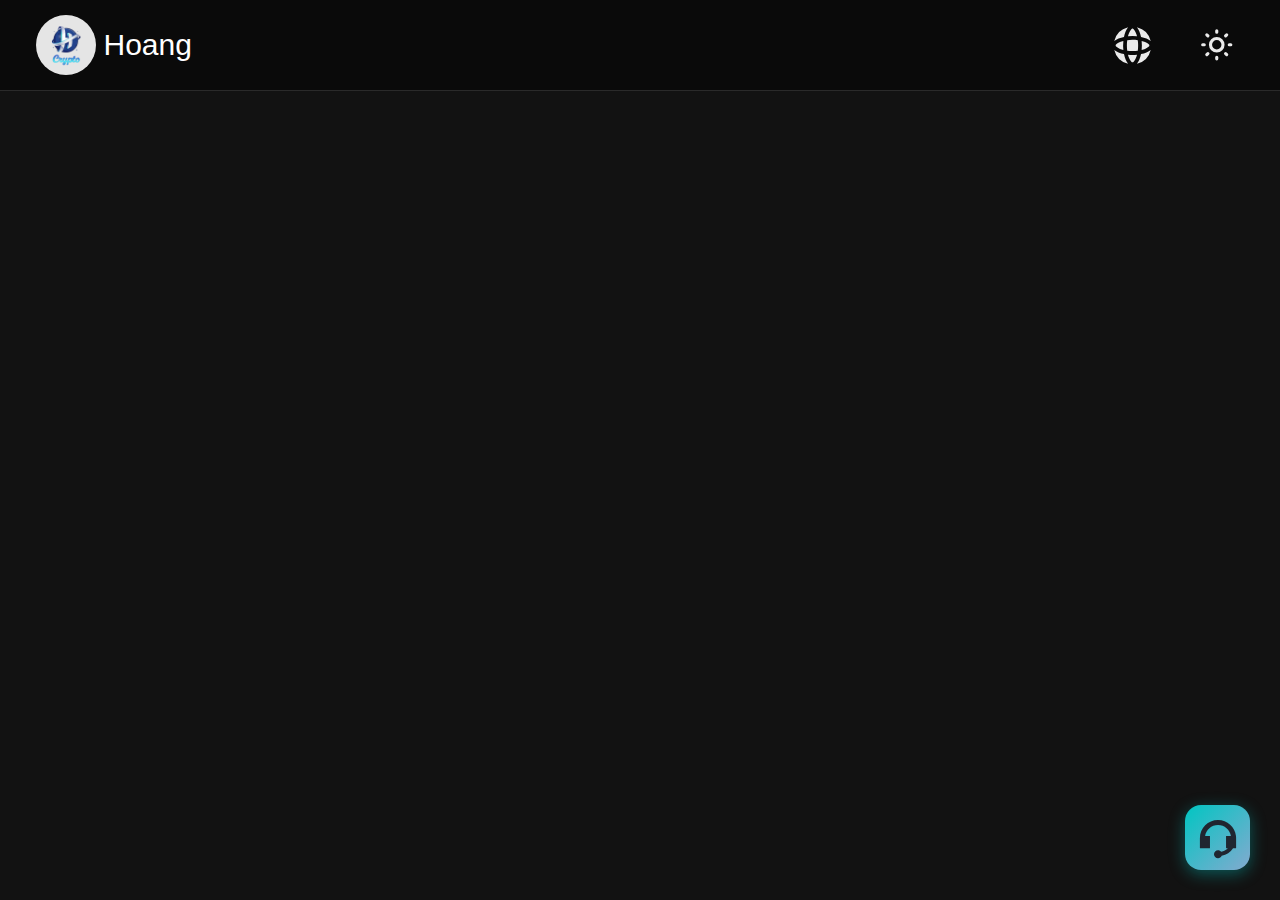
<file: detail.html>
<!DOCTYPE html>
<html lang="en">
  <head>
    <meta charset="UTF-8" />
    <meta name="viewport" content="width=device-width, initial-scale=1.0" />
    <title>HoangCrypto© - Login</title>
    <link rel="stylesheet" href="./Style/login.css" />
  </head>
  <body>
    <!-- Navbar -->
    <nav>
      <div class="nav-container">
        <!-- Left Section -->
        <div class="nav-left">
          <!-- Logo -->
          <a href="./index.html" class="logo-link">
            <div class="logo-icon">
              <img src="./Image/Logo 1.png" alt="Logo" />
            </div>
            <span class="logo-text">Hoang</span>
          </a>
        </div>

        <!-- Right Section -->
        <div class="nav-right">
          <!-- Language -->
          <div class="language-hover-wrapper">
            <button class="icon-btn" title="Language">
              <svg
                xmlns="http://www.w3.org/2000/svg"
                viewBox="0 0 24 24"
                fill="currentColor"
                aria-hidden="true"
              >
                <path
                  d="M12.002 2.998c.11 0 .364.065.735.466.362.39.744 1.008 1.091 1.846.223.537.423 1.145.593 1.812a23.4 23.4 0 00-4.838 0c.17-.667.37-1.275.593-1.812.347-.838.73-1.456 1.09-1.847.372-.4.625-.465.736-.465zM9.187 9.183a21 21 0 012.815-.185c.985 0 1.93.066 2.815.185.12.885.185 1.83.185 2.815 0 .985-.066 1.93-.185 2.815-.933.125-1.873.187-2.815.185-.985 0-1.93-.066-2.815-.185a21 21 0 01-.185-2.815c0-.985.066-1.93.185-2.815zm-2.06 5.234a23.4 23.4 0 010-4.838c-.668.17-1.277.37-1.813.593-.838.347-1.456.73-1.847 1.09-.4.372-.465.625-.465.736 0 .111.065.364.465.735.391.362 1.01.744 1.847 1.091.59.24 1.196.439 1.813.593zm2.456 2.457c1.609.168 3.23.168 4.838 0-.17.667-.37 1.276-.593 1.812-.347.838-.729 1.456-1.09 1.847-.372.4-.625.465-.736.465-.11 0-.364-.065-.735-.465-.362-.39-.744-1.009-1.09-1.847a13.4 13.4 0 01-.594-1.812zm7.294-2.457c.167-1.608.167-3.23 0-4.838.618.155 1.224.353 1.813.593.838.347 1.456.73 1.847 1.09.4.372.465.625.465.736 0 .111-.065.364-.465.735-.39.362-1.009.744-1.847 1.091-.537.223-1.146.423-1.813.593zm-.328-6.966c-.2-.994-.492-1.967-.873-2.907-.367-.884-.808-1.665-1.319-2.267a10.02 10.02 0 017.366 7.366c-.602-.51-1.383-.952-2.267-1.319-.94-.38-1.913-.673-2.907-.873zm0 9.094a16.3 16.3 0 01-.873 2.907c-.367.884-.808 1.665-1.319 2.267a10.02 10.02 0 007.366-7.366c-.602.51-1.383.952-2.267 1.32-.85.352-1.832.65-2.907.872zM9.647 21.72c-.51-.602-.952-1.383-1.319-2.267-.38-.94-.673-1.913-.873-2.907-.994-.2-1.967-.492-2.907-.873-.884-.367-1.666-.808-2.267-1.319a10.02 10.02 0 007.366 7.366zM7.455 7.451c.223-1.075.52-2.056.873-2.907.367-.884.808-1.665 1.32-2.267A10.02 10.02 0 002.28 9.643c.601-.51 1.383-.952 2.267-1.319a16.3 16.3 0 012.907-.873z"
                ></path>
              </svg>
            </button>
          </div>

          <!-- Theme Toggle -->
          <button class="theme-toggle-btn" id="themeToggle">
            <svg
              class="sun-icon"
              fill="none"
              stroke="currentColor"
              viewBox="0 0 24 24"
            >
              <path
                stroke-linecap="round"
                stroke-linejoin="round"
                stroke-width="2"
                d="M12 3v1m0 16v1m9-9h-1M4 12H3m15.364 6.364l-.707-.707M6.343 6.343l-.707-.707m12.728 0l-.707.707M6.343 17.657l-.707.707M16 12a4 4 0 11-8 0 4 4 0 018 0z"
              />
            </svg>
            <svg
              class="moon-icon"
              fill="none"
              stroke="currentColor"
              viewBox="0 0 24 24"
            >
              <path
                stroke-linecap="round"
                stroke-linejoin="round"
                stroke-width="2"
                d="M20.354 15.354A9 9 0 018.646 3.646 9.003 9.003 0 0012 21a9.003 9.003 0 008.354-5.646z"
              />
            </svg>
          </button>
        </div>
      </div>
    </nav>

    <!-- Floating Support Button -->
    <button class="floating-support-btn" title="Support">
      <svg viewBox="0 0 28 29" class="chat-icon">
        <path
          fill-rule="evenodd"
          clip-rule="evenodd"
          d="M24.5023 20.4105V14.5771C24.5023 14.2147 24.4839 13.8566 24.4481 13.5036C24.4449 13.4725 24.4416 13.4415 24.4382 13.4105C23.8579 8.16054 19.4069 4.07715 14.0023 4.07715C8.2033 4.07715 3.50229 8.77816 3.50229 14.5771V20.4105H9.33562V13.4105H6.50814C7.06932 9.77621 10.2109 6.99381 14.0023 6.99381C17.7937 6.99381 20.9353 9.77621 21.4964 13.4105H18.669V20.4105H19.7178C18.6728 21.4345 17.3539 22.1799 15.8812 22.5266C15.4563 21.9507 14.7729 21.5771 14.0023 21.5771C12.7136 21.5771 11.669 22.6218 11.669 23.9105C11.669 25.1991 12.7136 26.2438 14.0023 26.2438C14.9526 26.2438 15.7702 25.6757 16.134 24.8606C18.8766 24.295 21.2285 22.6599 22.7342 20.4105H24.5023Z"
          fill="#202630"
        ></path>
      </svg>
    </button>
  </body>
</html>
</file>
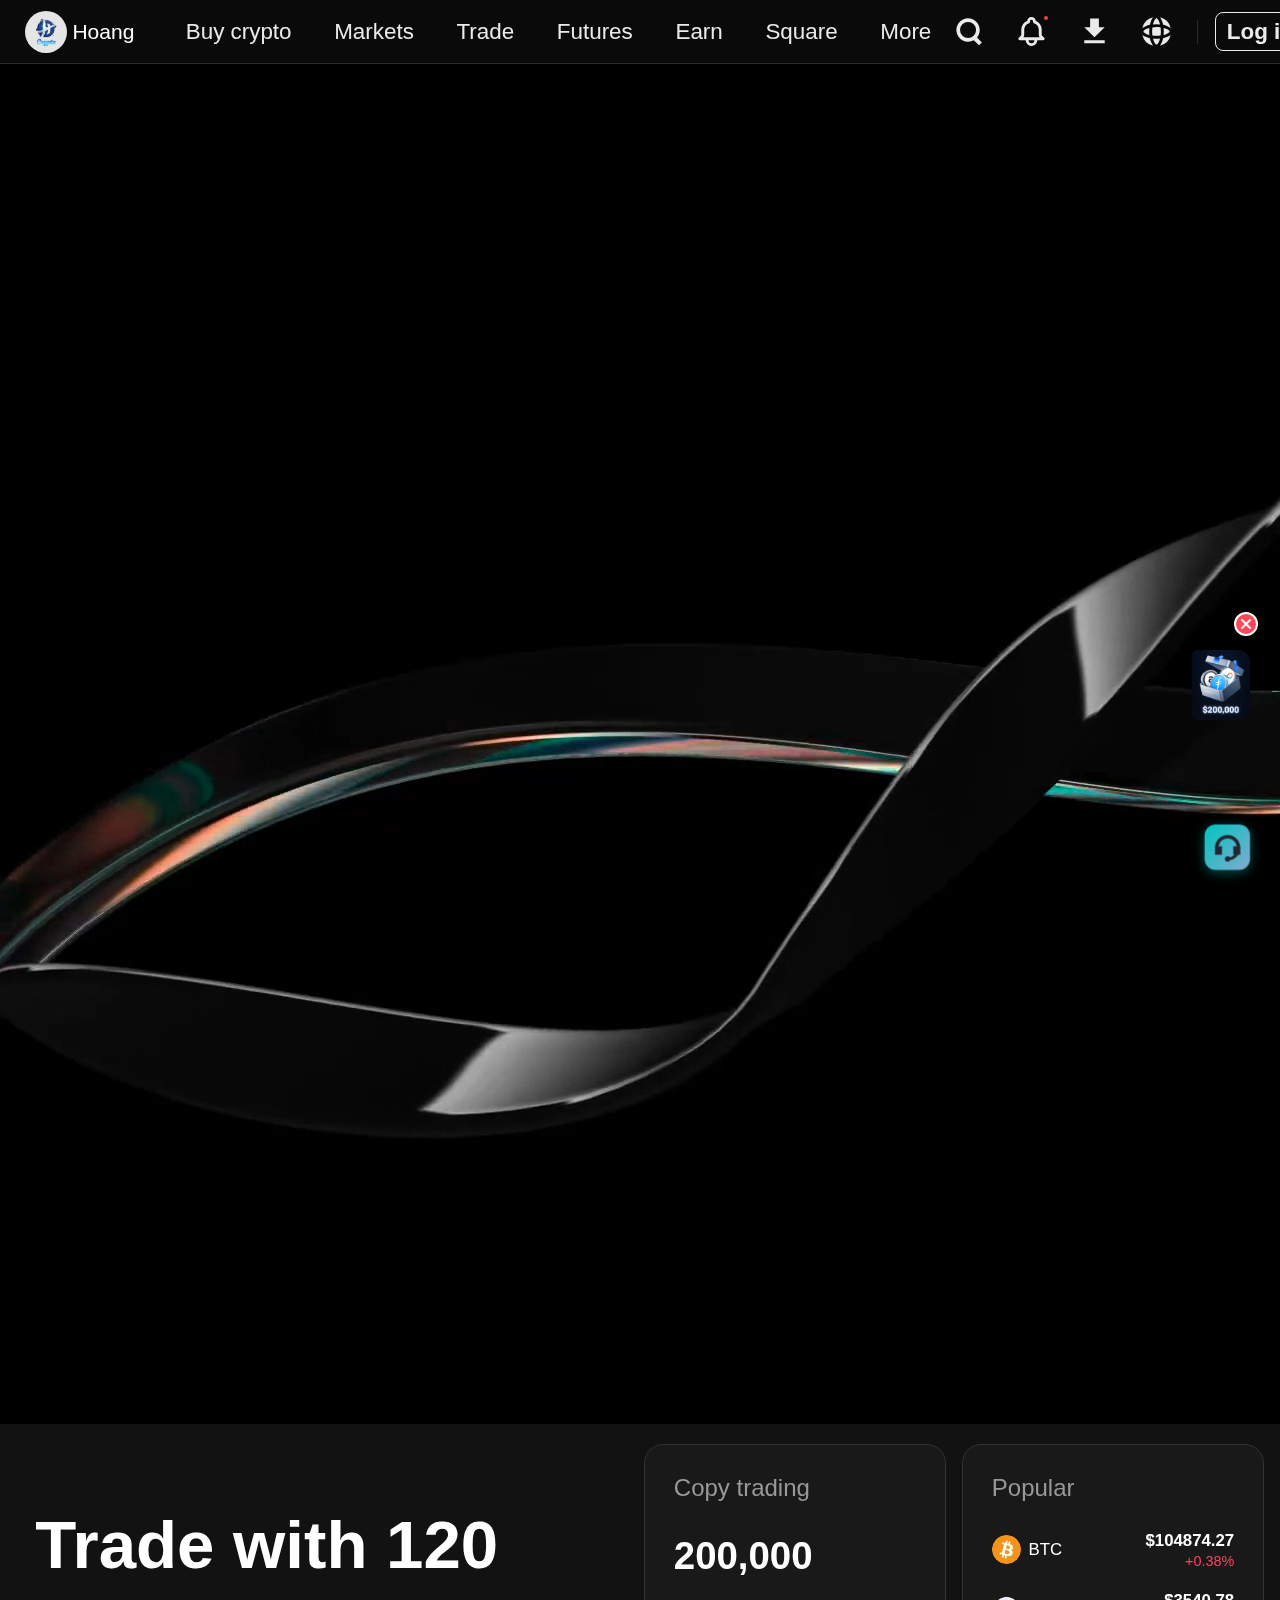
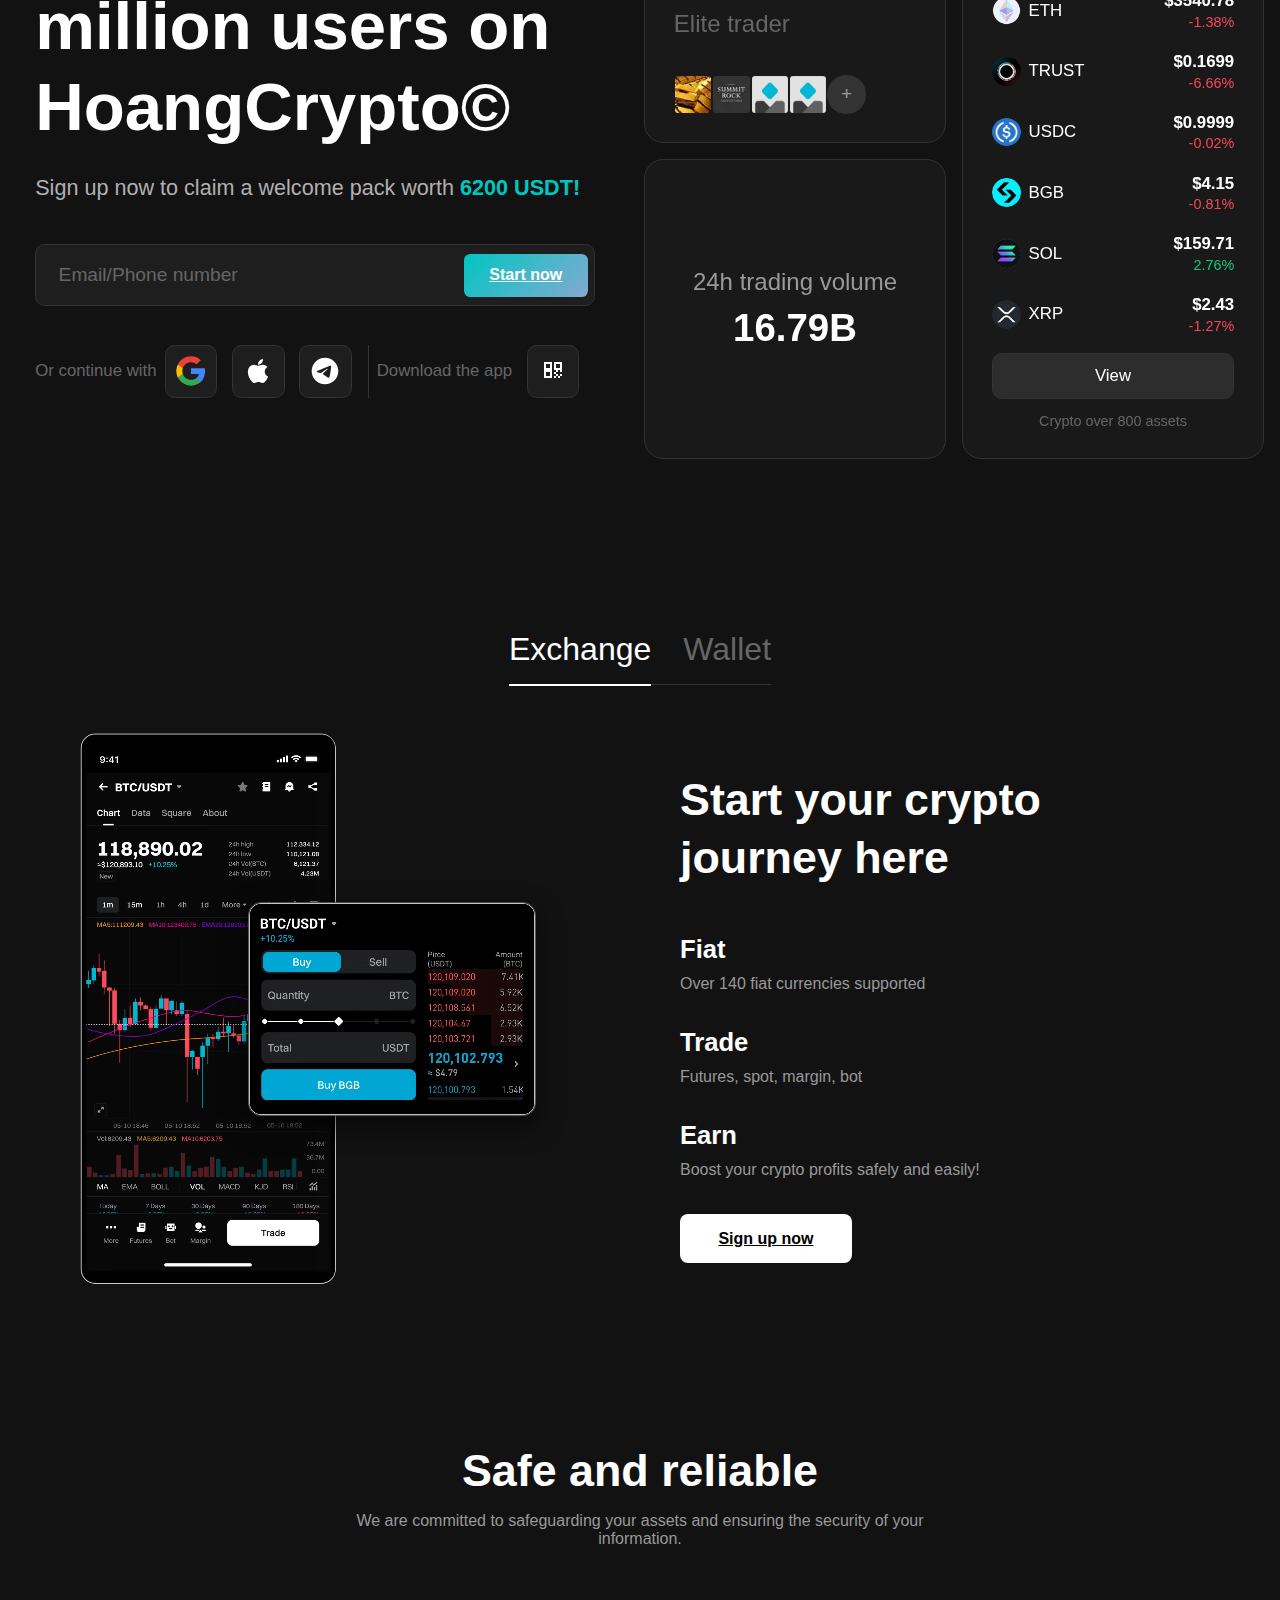
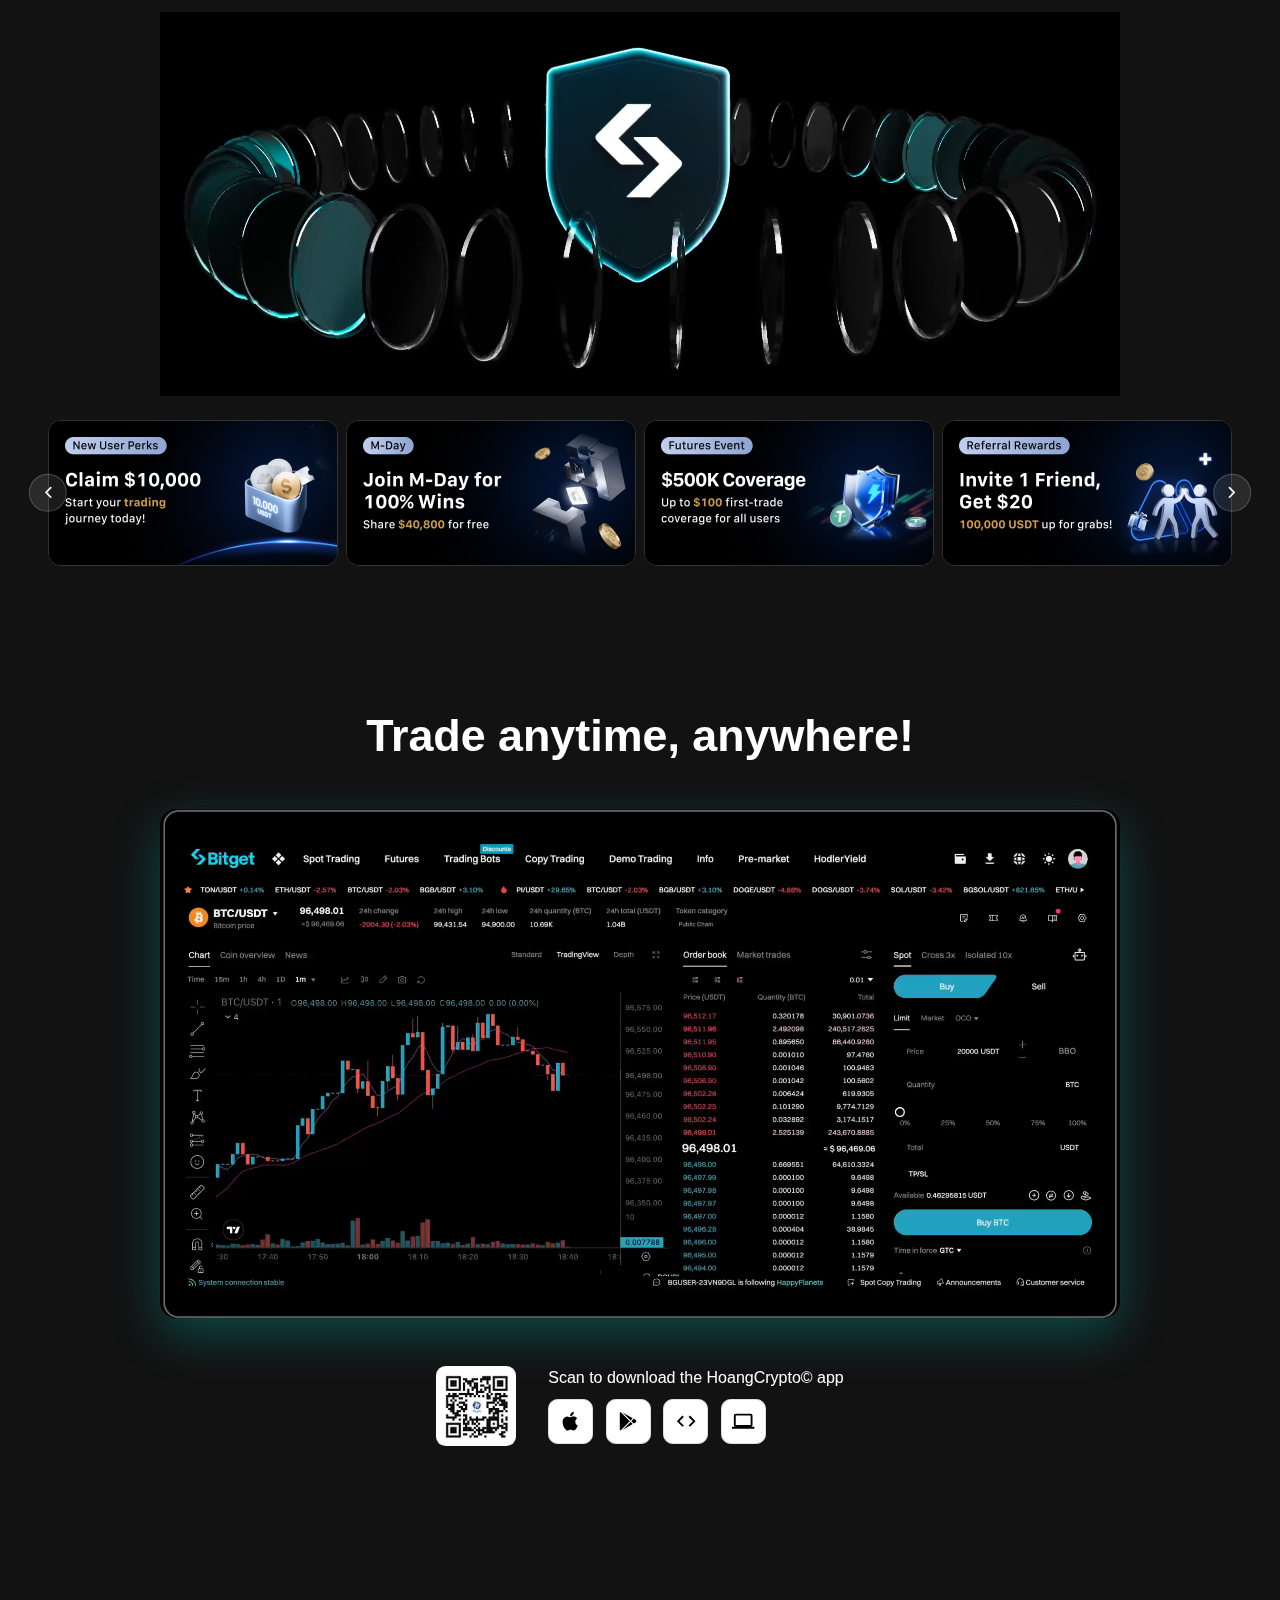
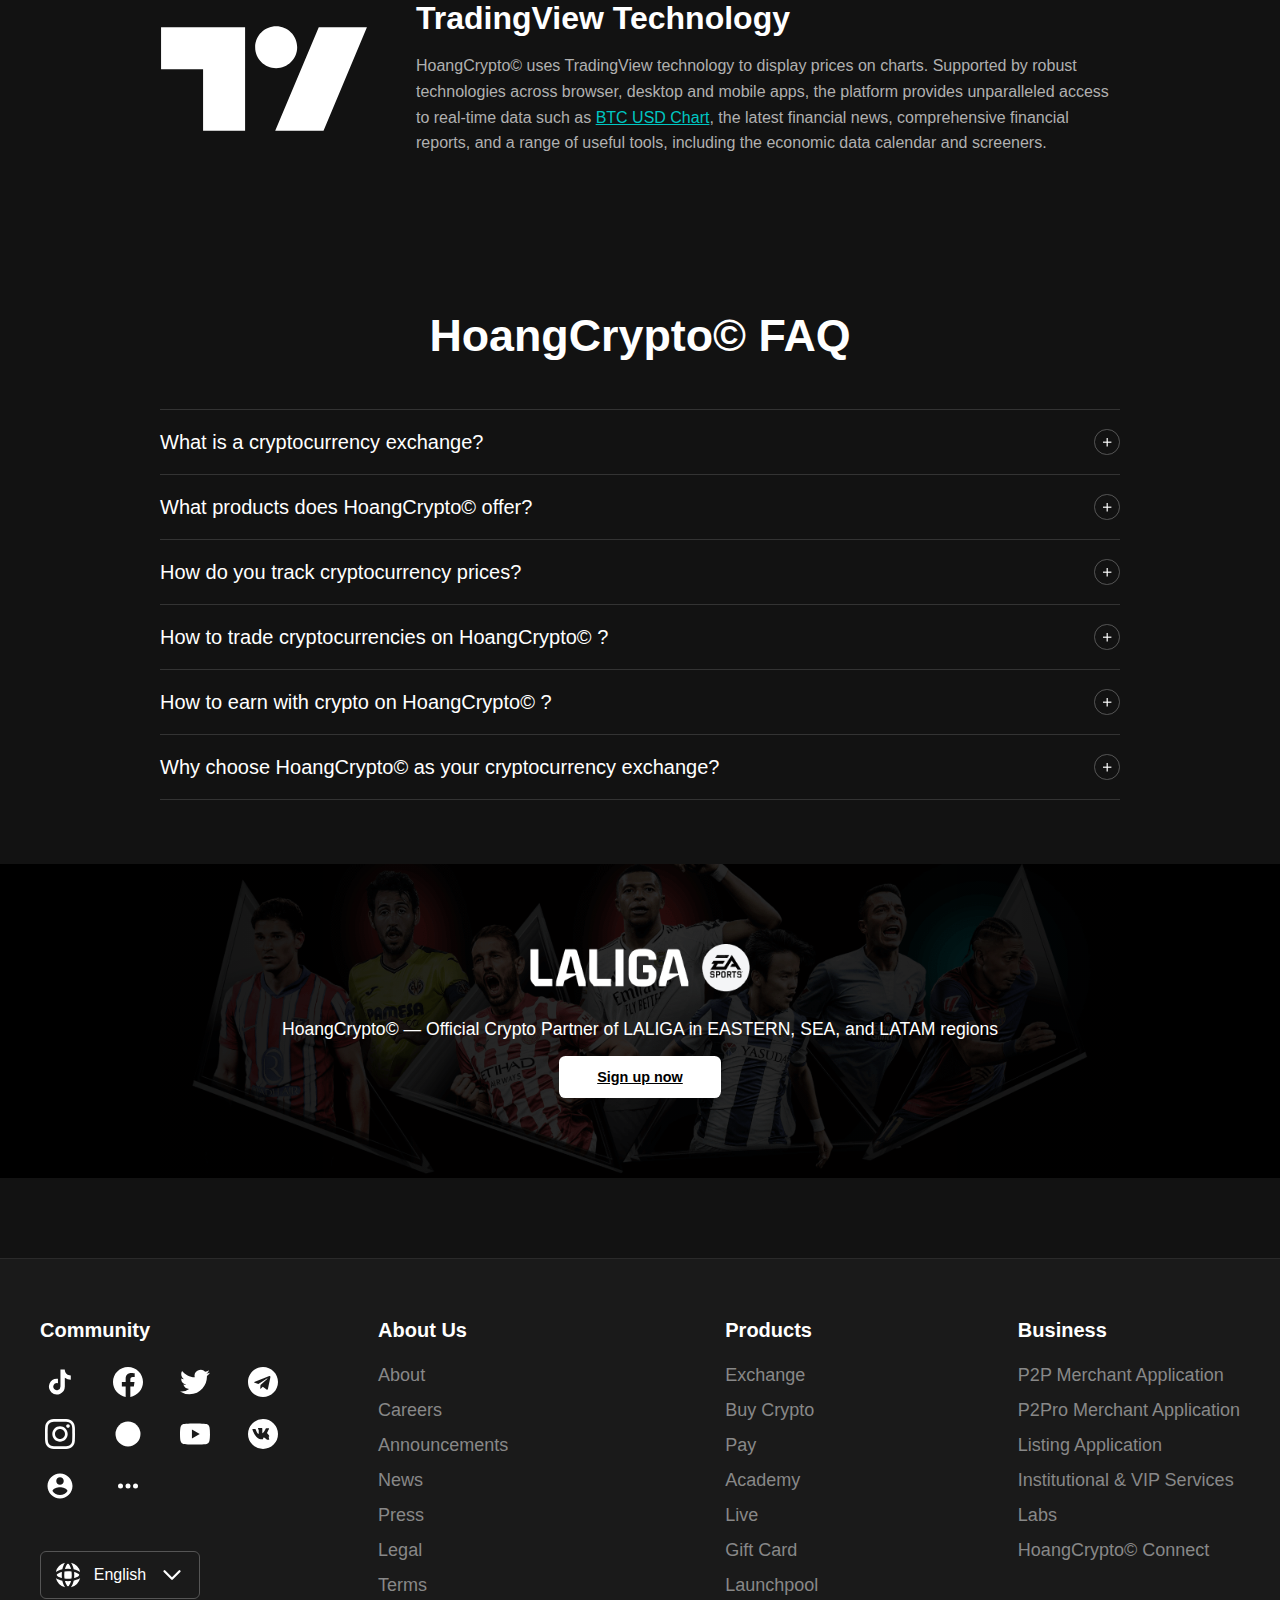
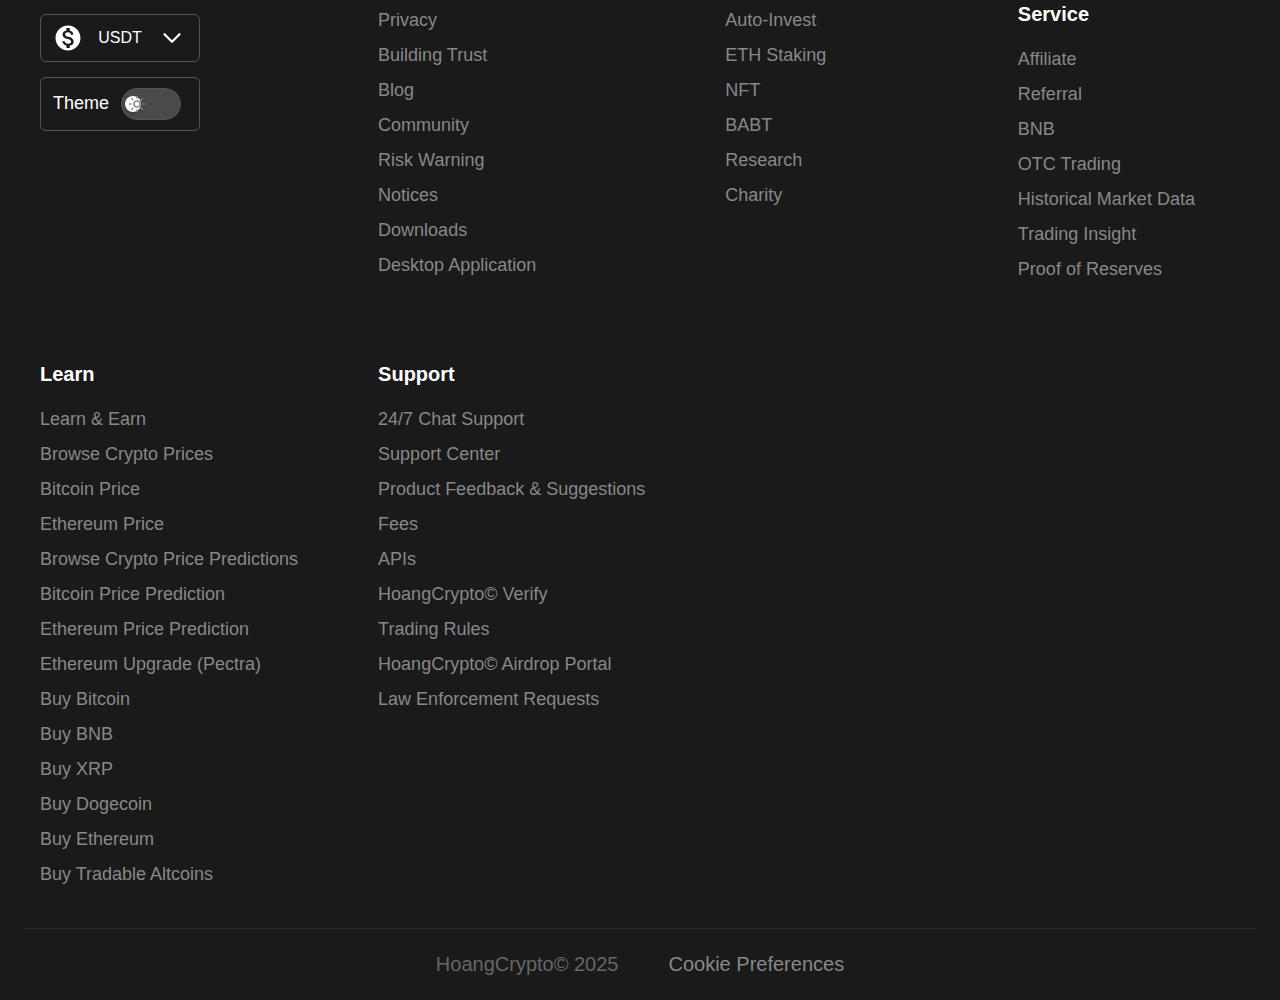
<file: Logout.html>
<!DOCTYPE html>
<html lang="en">
  <head>
    <meta charset="UTF-8" />
    <meta name="viewport" content="width=device-width, initial-scale=1.0" />
    <title>HoangCrypto©</title>
    <link rel="stylesheet" href="style.css" />
    <link rel="stylesheet" href="./Style/body.css">
    <link rel="stylesheet" href="./Style/Logout.css">
    <link
      rel="apple-touch-icon"
      sizes="57x57"
      href="./Favicon//apple-icon-57x57.png"
    />
    <link
      rel="apple-touch-icon"
      sizes="60x60"
      href="./Favicon//apple-icon-60x60.png"
    />
    <link
      rel="apple-touch-icon"
      sizes="72x72"
      href="./Favicon//apple-icon-72x72.png"
    />
    <link
      rel="apple-touch-icon"
      sizes="76x76"
      href="./Favicon//apple-icon-76x76.png"
    />
    <link
      rel="apple-touch-icon"
      sizes="114x114"
      href="./Favicon//apple-icon-114x114.png"
    />
    <link
      rel="apple-touch-icon"
      sizes="120x120"
      href="./Favicon//apple-icon-120x120.png"
    />
    <link
      rel="apple-touch-icon"
      sizes="144x144"
      href="./Favicon//apple-icon-144x144.png"
    />
    <link
      rel="apple-touch-icon"
      sizes="152x152"
      href="./Favicon//apple-icon-152x152.png"
    />
    <link
      rel="apple-touch-icon"
      sizes="180x180"
      href="./Favicon//apple-icon-180x180.png"
    />
    <link
      rel="icon"
      type="image/png"
      sizes="192x192"
      href="./Favicon//android-icon-192x192.png"
    />
    <link
      rel="icon"
      type="image/png"
      sizes="32x32"
      href="./Favicon//favicon-32x32.png"
    />
    <link
      rel="icon"
      type="image/png"
      sizes="96x96"
      href="./Favicon//favicon-96x96.png"
    />
    <link
      rel="icon"
      type="image/png"
      sizes="16x16"
      href="./Favicon//favicon-16x16.png"
    />
    <link rel="manifest" href="/manifest.json" />
    <meta name="msapplication-TileColor" content="#ffffff" />
    <meta name="msapplication-TileImage" content="/ms-icon-144x144.png" />
    <meta name="theme-color" content="#ffffff" />
  </head>
  <body>
    <!-- Navbar -->
    <nav>
      <div class="nav-container">
        <!-- Left Section -->
        <div class="nav-left">
          <!-- Logo -->
            <div class="logo-icon">
              <img src="./Image/Logo 1.png" alt="Logo" />
            </div>
            <span class="logo-text">Hoang</span>
          </a>

          <!-- Main Menu -->
          <ul class="main-menu">
            <li class="buycrypto-dropdown-wrapper">
              <a href="#" class="nav-link">Buy crypto</a>
              
              <!-- Buy Crypto Dropdown Panel -->
              <div class="buycrypto-dropdown-panel">
                <div class="buycrypto-header">
                  <span class="buycrypto-label">Pay with</span>
                  <span class="buycrypto-currency">
                    <svg class="currency-icon" viewBox="0 0 24 24" fill="currentColor">
                      <path d="M12 2C6.48 2 2 6.48 2 12s4.48 10 10 10 10-4.48 10-10S17.52 2 12 2zm0 18c-4.41 0-8-3.59-8-8s3.59-8 8-8 8 3.59 8 8-3.59 8-8 8z"/>
                      <path d="M12.5 7H11v6l5.25 3.15.75-1.23-4.5-2.67z"/>
                    </svg>
                    VND
                  </span>
                </div>
                
                <ul class="buycrypto-menu-list">
                  <li>
                    <a href="#" class="buycrypto-menu-item">
                      <svg class="buycrypto-icon" viewBox="0 0 24 24" fill="currentColor">
                        <path d="M12 2C6.48 2 2 6.48 2 12s4.48 10 10 10 10-4.48 10-10S17.52 2 12 2zm0 18c-4.41 0-8-3.59-8-8s3.59-8 8-8 8 3.59 8 8-3.59 8-8 8z"/>
                        <circle cx="12" cy="12" r="3"/>
                      </svg>
                      <div class="buycrypto-menu-content">
                        <div class="buycrypto-menu-title">Buy & Sell</div>
                        <div class="buycrypto-menu-desc">Buy and sell crypto instantly</div>
                      </div>
                    </a>
                  </li>
                  <li>
                    <a href="#" class="buycrypto-menu-item">
                      <svg class="buycrypto-icon" viewBox="0 0 24 24" fill="currentColor">
                        <path d="M16 11c1.66 0 2.99-1.34 2.99-3S17.66 5 16 5c-1.66 0-3 1.34-3 3s1.34 3 3 3zm-8 0c1.66 0 2.99-1.34 2.99-3S9.66 5 8 5C6.34 5 5 6.34 5 8s1.34 3 3 3zm0 2c-2.33 0-7 1.17-7 3.5V19h14v-2.5c0-2.33-4.67-3.5-7-3.5zm8 0c-.29 0-.62.02-.97.05 1.16.84 1.97 1.97 1.97 3.45V19h6v-2.5c0-2.33-4.67-3.5-7-3.5z"/>
                      </svg>
                      <div class="buycrypto-menu-content">
                        <div class="buycrypto-menu-title">P2P trading</div>
                        <div class="buycrypto-menu-desc">Buy crypto from verified merchants</div>
                      </div>
                    </a>
                  </li>
                  <li>
                    <a href="#" class="buycrypto-menu-item">
                      <svg class="buycrypto-icon" viewBox="0 0 24 24" fill="currentColor">
                        <path d="M12 2C6.48 2 2 6.48 2 12s4.48 10 10 10 10-4.48 10-10S17.52 2 12 2zm1.41 16.09V20h-2.67v-1.93c-1.71-.36-3.16-1.46-3.27-3.4h1.96c.1 1.05.82 1.87 2.65 1.87 1.96 0 2.4-.98 2.4-1.59 0-.83-.44-1.61-2.67-2.14-2.48-.6-4.18-1.62-4.18-3.67 0-1.72 1.39-2.84 3.11-3.21V4h2.67v1.95c1.86.45 2.79 1.86 2.85 3.39H14.3c-.05-1.11-.64-1.87-2.22-1.87-1.5 0-2.4.68-2.4 1.64 0 .84.65 1.39 2.67 1.91s4.18 1.39 4.18 3.91c-.01 1.83-1.38 2.83-3.12 3.16z"/>
                      </svg>
                      <div class="buycrypto-menu-content">
                        <div class="buycrypto-menu-title">VND transfer</div>
                        <div class="buycrypto-menu-desc">VND deposit via QR Code</div>
                      </div>
                    </a>
                  </li>
                  <li>
                    <a href="#" class="buycrypto-menu-item">
                      <svg class="buycrypto-icon" viewBox="0 0 24 24" fill="currentColor">
                        <path d="M21 18v1c0 1.1-.9 2-2 2H5c-1.11 0-2-.9-2-2V5c0-1.1.89-2 2-2h14c1.1 0 2 .9 2 2v1h-9c-1.11 0-2 .9-2 2v8c0 1.1.89 2 2 2h9zm-9-2h10V8H12v8zm4-2.5c-.83 0-1.5-.67-1.5-1.5s.67-1.5 1.5-1.5 1.5.67 1.5 1.5-.67 1.5-1.5 1.5z"/>
                      </svg>
                      <div class="buycrypto-menu-content">
                        <div class="buycrypto-menu-title">Cash Conversion</div>
                        <div class="buycrypto-menu-desc">Buy Crypto with VND Balance</div>
                      </div>
                    </a>
                  </li>
                  <li>
                    <a href="#" class="buycrypto-menu-item">
                      <svg class="buycrypto-icon" viewBox="0 0 24 24" fill="currentColor">
                        <path d="M20 4H4c-1.11 0-1.99.89-1.99 2L2 18c0 1.11.89 2 2 2h16c1.11 0 2-.89 2-2V6c0-1.11-.89-2-2-2zm0 14H4v-6h16v6zm0-10H4V6h16v2z"/>
                      </svg>
                      <div class="buycrypto-menu-content">
                        <div class="buycrypto-menu-title">HoangCrypto© Card</div>
                        <div class="buycrypto-menu-desc">Spend globally with your card</div>
                      </div>
                    </a>
                  </li>
                </ul>
              </div>
            </li>
            <li><a href="#" class="nav-link">Markets</a></li>
            <li class="trade-dropdown-wrapper">
              <a href="#" class="nav-link">Trade</a>
              
              <!-- Trade Dropdown Panel -->
              <div class="trade-dd-panel">
                <div class="trade-dd-section">
                  <div class="trade-dd-section-title">Trade</div>
                  <ul class="trade-dd-menu-list">
                    <li>
                      <a href="#" class="trade-dd-menu-item">
                        <svg class="trade-dd-icon" viewBox="0 0 24 24" fill="currentColor">
                          <path d="M12 2C6.48 2 2 6.48 2 12s4.48 10 10 10 10-4.48 10-10S17.52 2 12 2zm0 18c-4.41 0-8-3.59-8-8s3.59-8 8-8 8 3.59 8 8-3.59 8-8 8z"/>
                          <circle cx="12" cy="12" r="3"/>
                        </svg>
                        <div class="trade-dd-menu-content">
                          <div class="trade-dd-menu-title">Spot</div>
                          <div class="trade-dd-menu-desc">Buy and sell crypto with ease</div>
                        </div>
                        <svg class="trade-dd-arrow" viewBox="0 0 24 24" fill="currentColor">
                          <path d="M8.59 16.59L13.17 12 8.59 7.41 10 6l6 6-6 6-1.41-1.41z"/>
                        </svg>
                      </a>
                    </li>
                    <li>
                      <a href="#" class="trade-dd-menu-item">
                        <svg class="trade-dd-icon" viewBox="0 0 24 24" fill="currentColor">
                          <path d="M16 11c1.66 0 2.99-1.34 2.99-3S17.66 5 16 5c-1.66 0-3 1.34-3 3s1.34 3 3 3zm-8 0c1.66 0 2.99-1.34 2.99-3S9.66 5 8 5C6.34 5 5 6.34 5 8s1.34 3 3 3zm0 2c-2.33 0-7 1.17-7 3.5V19h14v-2.5c0-2.33-4.67-3.5-7-3.5zm8 0c-.29 0-.62.02-.97.05 1.16.84 1.97 1.97 1.97 3.45V19h6v-2.5c0-2.33-4.67-3.5-7-3.5z"/>
                        </svg>
                        <div class="trade-dd-menu-content">
                          <div class="trade-dd-menu-title">Margin</div>
                          <div class="trade-dd-menu-desc">Amplify your capital and maximize fund efficiency</div>
                        </div>
                        <svg class="trade-dd-arrow" viewBox="0 0 24 24" fill="currentColor">
                          <path d="M8.59 16.59L13.17 12 8.59 7.41 10 6l6 6-6 6-1.41-1.41z"/>
                        </svg>
                      </a>
                    </li>
                    <li>
                      <a href="#" class="trade-dd-menu-item">
                        <svg class="trade-dd-icon" viewBox="0 0 24 24" fill="currentColor">
                          <path d="M3.9 12c0-1.71 1.39-3.1 3.1-3.1h4V7H7c-2.76 0-5 2.24-5 5s2.24 5 5 5h4v-1.9H7c-1.71 0-3.1-1.39-3.1-3.1zM8 13h8v-2H8v2zm9-6h-4v1.9h4c1.71 0 3.1 1.39 3.1 3.1s-1.39 3.1-3.1 3.1h-4V17h4c2.76 0 5-2.24 5-5s-2.24-5-5-5z"/>
                        </svg>
                        <div class="trade-dd-menu-content">
                          <div class="trade-dd-menu-title">Onchain</div>
                          <div class="trade-dd-menu-desc">One account, trade millions of tokens Onchain</div>
                        </div>
                        <svg class="trade-dd-arrow" viewBox="0 0 24 24" fill="currentColor">
                          <path d="M8.59 16.59L13.17 12 8.59 7.41 10 6l6 6-6 6-1.41-1.41z"/>
                        </svg>
                      </a>
                    </li>
                    <li>
                      <a href="#" class="trade-dd-menu-item">
                        <svg class="trade-dd-icon" viewBox="0 0 24 24" fill="currentColor">
                          <path d="M12 2C6.48 2 2 6.48 2 12s4.48 10 10 10 10-4.48 10-10S17.52 2 12 2zm0 18c-4.41 0-8-3.59-8-8s3.59-8 8-8 8 3.59 8 8-3.59 8-8 8zm.31-8.86c-1.77-.45-2.34-.94-2.34-1.67 0-.84.79-1.43 2.1-1.43 1.38 0 1.9.66 1.94 1.64h1.71c-.05-1.34-.87-2.57-2.49-2.97V5H10.9v1.69c-1.51.32-2.72 1.3-2.72 2.81 0 1.79 1.49 2.69 3.66 3.21 1.95.46 2.34 1.15 2.34 1.87 0 .53-.39 1.39-2.1 1.39-1.6 0-2.23-.72-2.32-1.64H8.04c.1 1.7 1.36 2.66 2.86 2.97V19h2.34v-1.67c1.52-.29 2.72-1.16 2.73-2.77-.01-2.2-1.9-2.96-3.66-3.42z"/>
                        </svg>
                        <div class="trade-dd-menu-content">
                          <div class="trade-dd-menu-title">Convert & Block Trade</div>
                          <div class="trade-dd-menu-desc">Convert crypto with one click and zero fees</div>
                        </div>
                        <svg class="trade-dd-arrow" viewBox="0 0 24 24" fill="currentColor">
                          <path d="M8.59 16.59L13.17 12 8.59 7.41 10 6l6 6-6 6-1.41-1.41z"/>
                        </svg>
                      </a>
                    </li>
                  </ul>
                </div>
                
                <div class="trade-dd-section">
                  <div class="trade-dd-section-title">Explore</div>
                  <ul class="trade-dd-menu-list">
                    <li>
                      <a href="#" class="trade-dd-menu-item">
                        <svg class="trade-dd-icon" viewBox="0 0 24 24" fill="currentColor">
                          <path d="M20 6h-2.18c.11-.31.18-.65.18-1 0-1.66-1.34-3-3-3-1.05 0-1.96.54-2.5 1.35l-.5.67-.5-.68C10.96 2.54 10.05 2 9 2 7.34 2 6 3.34 6 5c0 .35.07.69.18 1H4c-1.11 0-1.99.89-1.99 2L2 19c0 1.11.89 2 2 2h16c1.11 0 2-.89 2-2V8c0-1.11-.89-2-2-2zm-5-2c.55 0 1 .45 1 1s-.45 1-1 1-1-.45-1-1 .45-1 1-1zM9 4c.55 0 1 .45 1 1s-.45 1-1 1-1-.45-1-1 .45-1 1-1zm11 15H4v-2h16v2zm0-5H4V8h5.08L7 10.83 8.62 12 12 7.4l3.38 4.6L17 10.83 14.92 8H20v6z"/>
                        </svg>
                        <div class="trade-dd-menu-content">
                          <div class="trade-dd-menu-title">Launchhub</div>
                          <div class="trade-dd-menu-desc">Gain the edge early and start winning</div>
                        </div>
                        <svg class="trade-dd-arrow" viewBox="0 0 24 24" fill="currentColor">
                          <path d="M8.59 16.59L13.17 12 8.59 7.41 10 6l6 6-6 6-1.41-1.41z"/>
                        </svg>
                      </a>
                    </li>
                    <li>
                      <a href="#" class="trade-dd-menu-item">
                        <svg class="trade-dd-icon" viewBox="0 0 24 24" fill="currentColor">
                          <path d="M16 11c1.66 0 2.99-1.34 2.99-3S17.66 5 16 5c-1.66 0-3 1.34-3 3s1.34 3 3 3zm-8 0c1.66 0 2.99-1.34 2.99-3S9.66 5 8 5C6.34 5 5 6.34 5 8s1.34 3 3 3zm0 2c-2.33 0-7 1.17-7 3.5V19h14v-2.5c0-2.33-4.67-3.5-7-3.5zm8 0c-.29 0-.62.02-.97.05 1.16.84 1.97 1.97 1.97 3.45V19h6v-2.5c0-2.33-4.67-3.5-7-3.5z"/>
                        </svg>
                        <div class="trade-dd-menu-content">
                          <div class="trade-dd-menu-title">Copy</div>
                          <div class="trade-dd-menu-desc">Copy elite traders with one click</div>
                        </div>
                        <svg class="trade-dd-arrow" viewBox="0 0 24 24" fill="currentColor">
                          <path d="M8.59 16.59L13.17 12 8.59 7.41 10 6l6 6-6 6-1.41-1.41z"/>
                        </svg>
                      </a>
                    </li>
                    <li>
                      <a href="#" class="trade-dd-menu-item">
                        <svg class="trade-dd-icon" viewBox="0 0 24 24" fill="currentColor">
                          <path d="M20 2H4c-1 0-2 .9-2 2v3.01c0 .72.43 1.34 1 1.69V20c0 1.1 1.1 2 2 2h14c.9 0 2-.9 2-2V8.7c.57-.35 1-.97 1-1.69V4c0-1.1-1-2-2-2zm-5 12H9v-2h6v2zm0-4H9V8h6v2z"/>
                        </svg>
                        <div class="trade-dd-menu-content">
                          <div class="trade-dd-menu-title">Bots</div>
                          <div class="trade-dd-menu-desc">Simple, fast, and reliable AI trading bot</div>
                        </div>
                        <svg class="trade-dd-arrow" viewBox="0 0 24 24" fill="currentColor">
                          <path d="M8.59 16.59L13.17 12 8.59 7.41 10 6l6 6-6 6-1.41-1.41z"/>
                        </svg>
                      </a>
                    </li>
                  </ul>
                </div>
              </div>
            </li>
            <li class="futures-dropdown-wrapper">
              <a href="#" class="nav-link">Futures</a>
              
              <!-- Futures Dropdown Panel -->
              <div class="futures-dropdown-panel">
                <div class="futures-section">
                  <div class="futures-section-title">Trade</div>
                  <ul class="futures-menu-list">
                    <li>
                      <a href="#" class="futures-menu-item">
                        <svg class="futures-icon" viewBox="0 0 24 24" fill="currentColor">
                          <path d="M3.5 18.49l6-6.01 4 4L22 6.92l-1.41-1.41-7.09 7.97-4-4L2 16.99z"/>
                        </svg>
                        <div class="futures-menu-content">
                          <div class="futures-menu-title">USDT-M Futures</div>
                          <div class="futures-menu-desc">Futures settled in USDT</div>
                        </div>
                        <svg class="futures-arrow" viewBox="0 0 24 24" fill="currentColor">
                          <path d="M8.59 16.59L13.17 12 8.59 7.41 10 6l6 6-6 6-1.41-1.41z"/>
                        </svg>
                      </a>
                    </li>
                    <li>
                      <a href="#" class="futures-menu-item">
                        <svg class="futures-icon" viewBox="0 0 24 24" fill="currentColor">
                          <path d="M16 6l2.29 2.29-4.88 4.88-4-4L2 16.59 3.41 18l6-6 4 4 6.3-6.29L22 12V6z"/>
                        </svg>
                        <div class="futures-menu-content">
                          <div class="futures-menu-title">USDC-M Futures</div>
                          <div class="futures-menu-desc">Futures settled in USDC</div>
                        </div>
                        <svg class="futures-arrow" viewBox="0 0 24 24" fill="currentColor">
                          <path d="M8.59 16.59L13.17 12 8.59 7.41 10 6l6 6-6 6-1.41-1.41z"/>
                        </svg>
                      </a>
                    </li>
                    <li>
                      <a href="#" class="futures-menu-item">
                        <svg class="futures-icon" viewBox="0 0 24 24" fill="currentColor">
                          <path d="M12 2C6.48 2 2 6.48 2 12s4.48 10 10 10 10-4.48 10-10S17.52 2 12 2zm-2 15l-5-5 1.41-1.41L10 14.17l7.59-7.59L19 8l-9 9z"/>
                        </svg>
                        <div class="futures-menu-content">
                          <div class="futures-menu-title">Coin-M Futures</div>
                          <div class="futures-menu-desc">Futures settled in cryptocurrencies</div>
                        </div>
                        <svg class="futures-arrow" viewBox="0 0 24 24" fill="currentColor">
                          <path d="M8.59 16.59L13.17 12 8.59 7.41 10 6l6 6-6 6-1.41-1.41z"/>
                        </svg>
                      </a>
                    </li>
                  </ul>
                </div>
                
                <div class="futures-section">
                  <div class="futures-section-title">Explore</div>
                  <ul class="futures-menu-list">
                    <li>
                      <a href="#" class="futures-menu-item">
                        <svg class="futures-icon" viewBox="0 0 24 24" fill="currentColor">
                          <path d="M19 3H5c-1.1 0-2 .9-2 2v14c0 1.1.9 2 2 2h14c1.1 0 2-.9 2-2V5c0-1.1-.9-2-2-2zM9 17H7v-7h2v7zm4 0h-2V7h2v10zm4 0h-2v-4h2v4z"/>
                        </svg>
                        <div class="futures-menu-content">
                          <div class="futures-menu-title">Futures guide</div>
                          <div class="futures-menu-desc">A beginner-to-advanced journey in futures trading</div>
                        </div>
                        <svg class="futures-arrow" viewBox="0 0 24 24" fill="currentColor">
                          <path d="M8.59 16.59L13.17 12 8.59 7.41 10 6l6 6-6 6-1.41-1.41z"/>
                        </svg>
                      </a>
                    </li>
                    <li>
                      <a href="#" class="futures-menu-item">
                        <svg class="futures-icon" viewBox="0 0 24 24" fill="currentColor">
                          <path d="M20 6h-2.18c.11-.31.18-.65.18-1 0-1.66-1.34-3-3-3-1.05 0-1.96.54-2.5 1.35l-.5.67-.5-.68C10.96 2.54 10.05 2 9 2 7.34 2 6 3.34 6 5c0 .35.07.69.18 1H4c-1.11 0-1.99.89-1.99 2L2 19c0 1.11.89 2 2 2h16c1.11 0 2-.89 2-2V8c0-1.11-.89-2-2-2zm-5-2c.55 0 1 .45 1 1s-.45 1-1 1-1-.45-1-1 .45-1 1-1zM9 4c.55 0 1 .45 1 1s-.45 1-1 1-1-.45-1-1 .45-1 1-1zm11 15H4v-2h16v2zm0-5H4V8h5.08L7 10.83 8.62 12 12 7.4l3.38 4.6L17 10.83 14.92 8H20v6z"/>
                        </svg>
                        <div class="futures-menu-content">
                          <div class="futures-menu-title">Futures promotions</div>
                          <div class="futures-menu-desc">Generous rewards await</div>
                        </div>
                        <svg class="futures-arrow" viewBox="0 0 24 24" fill="currentColor">
                          <path d="M8.59 16.59L13.17 12 8.59 7.41 10 6l6 6-6 6-1.41-1.41z"/>
                        </svg>
                      </a>
                    </li>
                    <li>
                      <a href="#" class="futures-menu-item">
                        <svg class="futures-icon" viewBox="0 0 24 24" fill="currentColor">
                          <path d="M3.5 18.49l6-6.01 4 4L22 6.92l-1.41-1.41-7.09 7.97-4-4L2 16.99z"/>
                        </svg>
                        <div class="futures-menu-content">
                          <div class="futures-menu-title">Stock futures</div>
                          <div class="futures-menu-desc">Diversified issues, unified in USDT</div>
                        </div>
                        <svg class="futures-arrow" viewBox="0 0 24 24" fill="currentColor">
                          <path d="M8.59 16.59L13.17 12 8.59 7.41 10 6l6 6-6 6-1.41-1.41z"/>
                        </svg>
                      </a>
                    </li>
                  </ul>
                </div>
              </div>
            </li>
            <li class="earn-dropdown-wrapper">
              <a href="#" class="nav-link">Earn</a>
              
              <!-- Earn Dropdown Panel -->
              <div class="earn-dropdown-panel">
                <ul class="earn-menu-list">
                  <li>
                    <a href="#" class="earn-menu-item">
                      <img src="./Image/Overview.png" alt="Overview Icon"/>
                      <div class="earn-menu-content">
                        <div class="earn-menu-title">Overview</div>
                        <div class="earn-menu-desc">A variety of products to grow your assets</div>
                      </div>
                    </a>
                  </li>
                  <li>
                    <a href="#" class="earn-menu-item">
                      <img src="./Image/Simple Earn.png" alt="Simple Earn">
                      <div class="earn-menu-content">
                        <div class="earn-menu-title">Simple Earn</div>
                        <div class="earn-menu-desc">Deposit and withdraw anytime to earn flexible returns with zero risk</div>
                      </div>
                    </a>
                  </li>
                  <li>
                    <a href="#" class="earn-menu-item">
                      <img src="./Image/On-Chain Earn.png" alt="On-Chain Earn">
                      <div class="earn-menu-content">
                        <div class="earn-menu-title">On-chain Earn</div>
                        <div class="earn-menu-desc">Earn profits daily without risking principal</div>
                      </div>
                      <svg class="earn-arrow" viewBox="0 0 24 24" fill="currentColor">
                        <path d="M8.59 16.59L13.17 12 8.59 7.41 10 6l6 6-6 6-1.41-1.41z"/>
                      </svg>
                    </a>
                  </li>
                  <li>
                    <a href="#" class="earn-menu-item">
                      <img src="./Image/Structured Earn.png" alt="Structured Earn">
                      <div class="earn-menu-content">
                        <div class="earn-menu-title">Structured Earn</div>
                        <div class="earn-menu-desc">Robust financial innovation to navigate market swings</div>
                      </div>
                      <svg class="earn-arrow" viewBox="0 0 24 24" fill="currentColor">
                        <path d="M8.59 16.59L13.17 12 8.59 7.41 10 6l6 6-6 6-1.41-1.41z"/>
                      </svg>
                    </a>
                  </li>
                  <li>
                    <a href="#" class="earn-menu-item">
                      <img src="./Image/VIP and Wealth.png" alt="VIP and Wealth">
                      <div class="earn-menu-content">
                        <div class="earn-menu-title">VIP and Wealth Management</div>
                        <div class="earn-menu-desc">Premium services for smart wealth management</div>
                      </div>
                      <svg class="earn-arrow" viewBox="0 0 24 24" fill="currentColor">
                        <path d="M8.59 16.59L13.17 12 8.59 7.41 10 6l6 6-6 6-1.41-1.41z"/>
                      </svg>
                    </a>
                  </li>
                  <li>
                    <a href="#" class="earn-menu-item">
                    <img src="./Image/Loán.png" alt="Loans">
                      <div class="earn-menu-content">
                        <div class="earn-menu-title">Loans</div>
                        <div class="earn-menu-desc">Flexible borrowing with high fund security</div>
                      </div>
                      <svg class="earn-arrow" viewBox="0 0 24 24" fill="currentColor">
                        <path d="M8.59 16.59L13.17 12 8.59 7.41 10 6l6 6-6 6-1.41-1.41z"/>
                      </svg>
                    </a>
                  </li>
                </ul>
              </div>
            </li>
            <li class="square-dropdown-wrapper">
              <a href="#" class="nav-link">Square</a>
              
              <!-- Square Dropdown Panel -->
              <div class="square-dropdown-panel">
                <ul class="square-menu-list">
                  <li>
                    <a href="#" class="square-menu-item">
                      <svg class="square-icon" viewBox="0 0 24 24" fill="currentColor">
                        <path d="M9 17l3-2.94c-.39-.04-.68-.06-1-.06-2.67 0-8 1.34-8 4v2h9l-3-3zm2-5c2.21 0 4-1.79 4-4s-1.79-4-4-4-4 1.79-4 4 1.79 4 4 4"/>
                        <path d="M15.47 20.5L12 17l1.4-1.41 2.07 2.08 5.13-5.17 1.4 1.41z"/>
                      </svg>
                      <div class="square-menu-content">
                        <div class="square-menu-title">Insights</div>
                        <div class="square-menu-desc">Insights from experts</div>
                      </div>
                    </a>
                  </li>
                  <li>
                    <a href="#" class="square-menu-item">
                      <svg class="square-icon" viewBox="0 0 24 24" fill="currentColor">
                        <path d="M19 3H5c-1.1 0-2 .9-2 2v14c0 1.1.9 2 2 2h14c1.1 0 2-.9 2-2V5c0-1.1-.9-2-2-2zM9 17H7v-7h2v7zm4 0h-2V7h2v10zm4 0h-2v-4h2v4z"/>
                      </svg>
                      <div class="square-menu-content">
                        <div class="square-menu-title">News</div>
                        <div class="square-menu-desc">Latest media articles</div>
                      </div>
                    </a>
                  </li>
                  <li>
                    <a href="#" class="square-menu-item">
                      <svg class="square-icon" viewBox="0 0 24 24" fill="currentColor">
                        <path d="M17 10.5V7c0-.55-.45-1-1-1H4c-.55 0-1 .45-1 1v10c0 .55.45 1 1 1h12c.55 0 1-.45 1-1v-3.5l4 4v-11l-4 4z"/>
                      </svg>
                      <div class="square-menu-content">
                        <div class="square-menu-title">HoangCrypto© Live</div>
                        <div class="square-menu-desc">Crypto titans reveal their wealth code live</div>
                      </div>
                    </a>
                  </li>
                  <li>
                    <a href="#" class="square-menu-item">
                      <svg class="square-icon" viewBox="0 0 24 24" fill="currentColor">
                        <path d="M5 13.18v4L12 21l7-3.82v-4L12 17l-7-3.82zM12 3L1 9l11 6 9-4.91V17h2V9L12 3z"/>
                      </svg>
                      <div class="square-menu-content">
                        <div class="square-menu-title">HoangCrypto© Academy</div>
                        <div class="square-menu-desc">Learn about crypto and the blockchain</div>
                      </div>
                    </a>
                  </li>
                  <li>
                    <a href="#" class="square-menu-item">
                      <svg class="square-icon" viewBox="0 0 24 24" fill="currentColor">
                        <path d="M19 3H5c-1.1 0-2 .9-2 2v14c0 1.1.9 2 2 2h14c1.1 0 2-.9 2-2V5c0-1.1-.9-2-2-2zM9 17H7v-7h2v7zm4 0h-2V7h2v10zm4 0h-2v-4h2v4z"/>
                      </svg>
                      <div class="square-menu-content">
                        <div class="square-menu-title">HoangCrypto© Blog</div>
                        <div class="square-menu-desc">In-depth analysis, Trading strategies, Market outlook</div>
                      </div>
                    </a>
                  </li>
                  <li>
                    <a href="#" class="square-menu-item">
                      <svg class="square-icon" viewBox="0 0 24 24" fill="currentColor">
                        <path d="M12 3L1 9l4 2.18v6L12 21l7-3.82v-6l2-1.09V17h2V9L12 3zm6.82 6L12 12.72 5.18 9 12 5.28 18.82 9zM17 15.99l-5 2.73-5-2.73v-3.72L12 15l5-2.73v3.72z"/>
                      </svg>
                      <div class="square-menu-content">
                        <div class="square-menu-title">HoangCrypto© Research</div>
                        <div class="square-menu-desc">Everything you need to know about the blockchain world</div>
                      </div>
                    </a>
                  </li>
                </ul>
              </div>
            </li>
            <li class="more-dropdown-wrapper">
              <a href="#" class="nav-link">More</a>
              
              <!-- More Dropdown Panel -->
              <div class="more-dropdown-panel">
                <div class="more-column">
                  <h3 class="more-column-title">Promotions and resources</h3>
                  <ul class="more-menu-list">
                    <li>
                      <a href="#" class="more-menu-item">
                        <svg class="more-icon" viewBox="0 0 24 24" fill="currentColor">
                          <path d="M12 2C6.48 2 2 6.48 2 12s4.48 10 10 10 10-4.48 10-10S17.52 2 12 2zm1 15h-2v-2h2v2zm0-4h-2V7h2v6z"/>
                        </svg>
                        <span>Help Center</span>
                      </a>
                    </li>
                    <li>
                      <a href="#" class="more-menu-item">
                        <svg class="more-icon" viewBox="0 0 24 24" fill="currentColor">
                          <path d="M12 22c1.1 0 2-.9 2-2h-4c0 1.1.89 2 2 2zm6-6v-5c0-3.07-1.64-5.64-4.5-6.32V4c0-.83-.67-1.5-1.5-1.5s-1.5.67-1.5 1.5v.68C7.63 5.36 6 7.92 6 11v5l-2 2v1h16v-1l-2-2z"/>
                        </svg>
                        <span>Announcement Center</span>
                      </a>
                    </li>
                    <li>
                      <a href="#" class="more-menu-item">
                        <svg class="more-icon" viewBox="0 0 24 24" fill="currentColor">
                          <path d="M20 6h-2.18c.11-.31.18-.65.18-1 0-1.66-1.34-3-3-3-1.05 0-1.96.54-2.5 1.35l-.5.67-.5-.68C10.96 2.54 10.05 2 9 2 7.34 2 6 3.34 6 5c0 .35.07.69.18 1H4c-1.11 0-1.99.89-1.99 2L2 19c0 1.11.89 2 2 2h16c1.11 0 2-.89 2-2V8c0-1.11-.89-2-2-2zm-5-2c.55 0 1 .45 1 1s-.45 1-1 1-1-.45-1-1 .45-1 1-1zM9 4c.55 0 1 .45 1 1s-.45 1-1 1-1-.45-1-1 .45-1 1-1zm11 15H4v-2h16v2zm0-5H4V8h5.08L7 10.83 8.62 12 12 7.4l3.38 4.6L17 10.83 14.92 8H20v6z"/>
                        </svg>
                        <span>Rewards</span>
                      </a>
                    </li>
                    <li>
                      <a href="#" class="more-menu-item">
                        <svg class="more-icon" viewBox="0 0 24 24" fill="currentColor">
                          <path d="M18 8h-1V6c0-2.76-2.24-5-5-5S7 3.24 7 6v2H6c-1.1 0-2 .9-2 2v10c0 1.1.9 2 2 2h12c1.1 0 2-.9 2-2V10c0-1.1-.9-2-2-2zm-6 9c-1.1 0-2-.9-2-2s.9-2 2-2 2 .9 2 2-.9 2-2 2zm3.1-9H8.9V6c0-1.71 1.39-3.1 3.1-3.1 1.71 0 3.1 1.39 3.1 3.1v2z"/>
                        </svg>
                        <span>Referral</span>
                      </a>
                    </li>
                    <li>
                      <a href="#" class="more-menu-item">
                        <svg class="more-icon" viewBox="0 0 24 24" fill="currentColor">
                          <path d="M20 2H4c-1.1 0-1.99.9-1.99 2L2 22l4-4h14c1.1 0 2-.9 2-2V4c0-1.1-.9-2-2-2zm-7 9h-2V5h2v6zm0 4h-2v-2h2v2z"/>
                        </svg>
                        <span>Submit feedback</span>
                      </a>
                    </li>
                  </ul>
                </div>
                
                <div class="more-column">
                  <h3 class="more-column-title">Institution</h3>
                  <ul class="more-menu-list">
                    <li>
                      <a href="#" class="more-menu-item">
                        <svg class="more-icon" viewBox="0 0 24 24" fill="currentColor">
                          <path d="M12 7V3H2v18h20V7H12zM6 19H4v-2h2v2zm0-4H4v-2h2v2zm0-4H4V9h2v2zm0-4H4V5h2v2zm4 12H8v-2h2v2zm0-4H8v-2h2v2zm0-4H8V9h2v2zm0-4H8V5h2v2zm10 12h-8v-2h2v-2h-2v-2h2v-2h-2V9h8v10zm-2-8h-2v2h2v-2zm0 4h-2v2h2v-2z"/>
                        </svg>
                        <span>Institutional</span>
                      </a>
                    </li>
                    <li>
                      <a href="#" class="more-menu-item">
                        <svg class="more-icon" viewBox="0 0 24 24" fill="currentColor">
                          <path d="M20 6h-4V4c0-1.11-.89-2-2-2h-4c-1.11 0-2 .89-2 2v2H4c-1.11 0-1.99.89-1.99 2L2 19c0 1.11.89 2 2 2h16c1.11 0 2-.89 2-2V8c0-1.11-.89-2-2-2zm-6 0h-4V4h4v2z"/>
                        </svg>
                        <span>PRO program</span>
                      </a>
                    </li>
                    <li>
                      <a href="#" class="more-menu-item">
                        <svg class="more-icon" viewBox="0 0 24 24" fill="currentColor">
                          <path d="M12 2C6.48 2 2 6.48 2 12s4.48 10 10 10 10-4.48 10-10S17.52 2 12 2zm-2 15l-5-5 1.41-1.41L10 14.17l7.59-7.59L19 8l-9 9z"/>
                        </svg>
                        <span>VIP program</span>
                      </a>
                    </li>
                    <li>
                      <a href="#" class="more-menu-item">
                        <svg class="more-icon" viewBox="0 0 24 24" fill="currentColor">
                          <path d="M21 18v1c0 1.1-.9 2-2 2H5c-1.11 0-2-.9-2-2V5c0-1.1.89-2 2-2h14c1.1 0 2 .9 2 2v1h-9c-1.11 0-2 .9-2 2v8c0 1.1.89 2 2 2h9zm-9-2h10V8H12v8zm4-2.5c-.83 0-1.5-.67-1.5-1.5s.67-1.5 1.5-1.5 1.5.67 1.5 1.5-.67 1.5-1.5 1.5z"/>
                        </svg>
                        <span>Broker program</span>
                      </a>
                    </li>
                    <li>
                      <a href="#" class="more-menu-item">
                        <svg class="more-icon" viewBox="0 0 24 24" fill="currentColor">
                          <path d="M9.4 16.6L4.8 12l4.6-4.6L8 6l-6 6 6 6 1.4-1.4zm5.2 0l4.6-4.6-4.6-4.6L16 6l6 6-6 6-1.4-1.4z"/>
                        </svg>
                        <span>APIs</span>
                      </a>
                    </li>
                    <li>
                      <a href="#" class="more-menu-item">
                        <svg class="more-icon" viewBox="0 0 24 24" fill="currentColor">
                          <path d="M19.35 10.04C18.67 6.59 15.64 4 12 4c-1.48 0-2.85.43-4.01 1.17l1.46 1.46C10.21 6.23 11.08 6 12 6c3.04 0 5.5 2.46 5.5 5.5v.5H19c1.66 0 3 1.34 3 3 0 1.13-.64 2.11-1.56 2.62l1.45 1.45C23.16 18.16 24 16.68 24 15c0-2.64-2.05-4.78-4.65-4.96zM3 5.27l2.75 2.74C2.56 8.15 0 10.77 0 14c0 3.31 2.69 6 6 6h11.73l2 2L21 20.73 4.27 4 3 5.27zM7.73 10l8 8H6c-2.21 0-4-1.79-4-4s1.79-4 4-4h1.73z"/>
                        </svg>
                        <span>Fiat OTC</span>
                      </a>
                    </li>
                  </ul>
                </div>
                
                <div class="more-column">
                  <h3 class="more-column-title">Programs</h3>
                  <ul class="more-menu-list">
                    <li>
                      <a href="#" class="more-menu-item">
                        <svg class="more-icon" viewBox="0 0 24 24" fill="currentColor">
                          <path d="M16.5 3c-1.74 0-3.41.81-4.5 2.09C10.91 3.81 9.24 3 7.5 3 4.42 3 2 5.42 2 8.5c0 3.78 3.4 6.86 8.55 11.54L12 21.35l1.45-1.32C18.6 15.36 22 12.28 22 8.5 22 5.42 19.58 3 16.5 3zm-4.4 15.55l-.1.1-.1-.1C7.14 14.24 4 11.39 4 8.5 4 6.5 5.5 5 7.5 5c1.54 0 3.04.99 3.57 2.36h1.87C13.46 5.99 14.96 5 16.5 5c2 0 3.5 1.5 3.5 3.5 0 2.89-3.14 5.74-7.9 10.05z"/>
                        </svg>
                        <span>Affiliates</span>
                      </a>
                    </li>
                    <li>
                      <a href="#" class="more-menu-item">
                        <svg class="more-icon" viewBox="0 0 24 24" fill="currentColor">
                          <path d="M12 12c2.21 0 4-1.79 4-4s-1.79-4-4-4-4 1.79-4 4 1.79 4 4 4zm0 2c-2.67 0-8 1.34-8 4v2h16v-2c0-2.66-5.33-4-8-4z"/>
                        </svg>
                        <span>Booster Platform</span>
                      </a>
                    </li>
                    <li>
                      <a href="#" class="more-menu-item">
                        <svg class="more-icon" viewBox="0 0 24 24" fill="currentColor">
                          <path d="M12 2L2 7v10c0 5.55 3.84 10.74 9 12 5.16-1.26 9-6.45 9-12V7l-10-5zm0 10.99h7c-.53 4.12-3.28 7.79-7 8.94V12H5V9.41l7-3.5v7.08z"/>
                        </svg>
                        <span>HoangCrypto© Builders</span>
                      </a>
                    </li>
                    <li>
                      <a href="#" class="more-menu-item">
                        <svg class="more-icon" viewBox="0 0 24 24" fill="currentColor">
                          <path d="M12 1L3 5v6c0 5.55 3.84 10.74 9 12 5.16-1.26 9-6.45 9-12V5l-9-4zm0 10.99h7c-.53 4.12-3.28 7.79-7 8.94V12H5V9.41l7-3.5v7.08z"/>
                        </svg>
                        <span>Asset custody</span>
                      </a>
                    </li>
                    <li>
                      <a href="#" class="more-menu-item">
                        <svg class="more-icon" viewBox="0 0 24 24" fill="currentColor">
                          <path d="M20 8h-3V4H3c-1.1 0-2 .9-2 2v11h2c0 1.66 1.34 3 3 3s3-1.34 3-3h6c0 1.66 1.34 3 3 3s3-1.34 3-3h2v-5l-3-4zM6 18.5c-.83 0-1.5-.67-1.5-1.5s.67-1.5 1.5-1.5 1.5.67 1.5 1.5-.67 1.5-1.5 1.5zm13.5-9l1.96 2.5H17V9.5h2.5zm-1.5 9c-.83 0-1.5-.67-1.5-1.5s.67-1.5 1.5-1.5 1.5.67 1.5 1.5-.67 1.5-1.5 1.5z"/>
                        </svg>
                        <span>Tax API</span>
                      </a>
                    </li>
                    <li>
                      <a href="#" class="more-menu-item">
                        <svg class="more-icon" viewBox="0 0 24 24" fill="currentColor">
                          <path d="M12 2C6.48 2 2 6.48 2 12s4.48 10 10 10 10-4.48 10-10S17.52 2 12 2zm-2 15l-5-5 1.41-1.41L10 14.17l7.59-7.59L19 8l-9 9z"/>
                        </svg>
                        <span>GetAgent membership</span>
                      </a>
                    </li>
                  </ul>
                </div>
              </div>
            </li>
          </ul>
        </div>

        <!-- Right Section -->
        <div class="nav-right">
          <!-- Icons Group -->
          <div class="icon-group">
            <!-- Search -->
            <button
              class="icon-btn"
              title="Search"
              onclick="toggleSearchPanel()"
            >
              <svg data-v-4c61dab4="" xmlns="http://www.w3.org/2000/svg" viewBox="0 0 24 24" fill="currentColor" aria-hidden="true"><path d="M17.135 16.135a8 8 0 10-2.18 1.82L18.5 21.5l2-2-3.365-3.365zM16.5 11a5.5 5.5 0 11-11 0 5.5 5.5 0 0111 0z"></path></svg>
            </button>

            <!-- Notification -->
            <div class="notification-wrapper">
              <button class="icon-btn notification-btn" title="Notifications">
                <svg fill="none" stroke="currentColor" viewBox="0 0 24 24">
                  <path
                    stroke-linecap="round"
                    stroke-linejoin="round"
                    stroke-width="2"
                    d="M15 17h5l-1.405-1.405A2.032 2.032 0 0118 14.158V11a6.002 6.002 0 00-4-5.659V5a2 2 0 10-4 0v.341C7.67 6.165 6 8.388 6 11v3.159c0 .538-.214 1.055-.595 1.436L4 17h5m6 0v1a3 3 0 11-6 0v-1m6 0H9"
                  />
                </svg>
                <span class="notification-badge"></span>
              </button>
              
              <!-- Notification Panel -->
              <div class="notification-panel">
                <div class="notification-header">
                  <h3>Notifications</h3>
                  <a href="#" class="view-all">View all</a>
                </div>
                
                <div class="notification-tabs">
                  <button class="notification-tab active">Announcements</button>
                  <button class="notification-tab">Promotions</button>
                  <button class="notification-tab">Market updates</button>
                </div>
                
                <div class="notification-content">
                  <div class="notification-item">
                    <h4 class="notification-title">Announcement on HoangCrypto© listing CSCOUSDT, ...</h4>
                    <p class="notification-text">To further diversify our trading products and empower users with more investment choices, HoangCrypto© has listed the ...</p>
                    <div class="notification-footer">
                      <span class="notification-time">2025-11-10 18:02:10</span>
                      <a href="#" class="notification-link">Show more</a>
                    </div>
                  </div>
                  
                  <div class="notification-item">
                    <h4 class="notification-title">HoangCrypto© announcement on system upgrades for certa...</h4>
                    <p class="notification-text">HoangCrypto© will be upgrading certain spot and futures trading pairs on November 12, 2025 (UTC+8). Users are advised to avoid ...</p>
                    <div class="notification-footer">
                      <span class="notification-time">2025-11-10 16:31:43</span>
                      <a href="#" class="notification-link">Show more</a>
                    </div>
                  </div>
                  
                  <div class="notification-item">
                    <h4 class="notification-title">Stock Futures Rush: Trade popular stock futures an...</h4>
                    <p class="notification-text">The Stock Futures Rush is now live—don't miss your chance! Join HoangCrypto© now to trade popular stock futures and seize yo...</p>
                    <div class="notification-footer">
                      <span class="notification-time">2025-11-10 15:02:00</span>
                      <a href="#" class="notification-link">Show more</a>
                    </div>
                  </div>
                  
                  <div class="notification-item">
                    <h4 class="notification-title">HoangCrypto© margin trading to support BGB cross margin ...</h4>
                    <p class="notification-text">Thank you for supporting HoangCrypto© margin trading. Starting from November 12, 2025, 11:00 AM (UTC+8), HoangCrypto© margin tradin...</p>
                    <div class="notification-footer">
                      <span class="notification-time">2025-11-10 11:33:53</span>
                      <a href="#" class="notification-link">Show more</a>
                    </div>
                  </div>
                </div>
              </div>
            </div>

            <!-- Download -->
            <div class="download-wrapper">
              <button class="icon-btn" title="Download App">
                <svg xmlns="http://www.w3.org/2000/svg" viewBox="0 0 24 24" fill="currentColor" aria-hidden="true"><path d="M19 9h-4V3H9v6H5l7 7 7-7zM5 18v2h14v-2H5z"></path></svg>
              </button>
              
              <!-- QR Code Dropdown Panel -->
              <div class="qr-dropdown-panel">
                <div class="qr-code-container">
                  <img src="./Image/Qr-code.jpg" alt="QR Code" class="qr-code-image">
                </div>
                <div class="qr-text">Download the app</div>
                <button class="qr-other-options">Other options</button>
              </div>
            </div>

            <!-- Language -->
            <div class="language-hover-wrapper">
              <button class="icon-btn" title="Language">
                <svg xmlns="http://www.w3.org/2000/svg" viewBox="0 0 24 24" fill="currentColor" aria-hidden="true">
                  <path d="M12.002 2.998c.11 0 .364.065.735.466.362.39.744 1.008 1.091 1.846.223.537.423 1.145.593 1.812a23.4 23.4 0 00-4.838 0c.17-.667.37-1.275.593-1.812.347-.838.73-1.456 1.09-1.847.372-.4.625-.465.736-.465zM9.187 9.183a21 21 0 012.815-.185c.985 0 1.93.066 2.815.185.12.885.185 1.83.185 2.815 0 .985-.066 1.93-.185 2.815-.933.125-1.873.187-2.815.185-.985 0-1.93-.066-2.815-.185a21 21 0 01-.185-2.815c0-.985.066-1.93.185-2.815zm-2.06 5.234a23.4 23.4 0 010-4.838c-.668.17-1.277.37-1.813.593-.838.347-1.456.73-1.847 1.09-.4.372-.465.625-.465.736 0 .111.065.364.465.735.391.362 1.01.744 1.847 1.091.59.24 1.196.439 1.813.593zm2.456 2.457c1.609.168 3.23.168 4.838 0-.17.667-.37 1.276-.593 1.812-.347.838-.729 1.456-1.09 1.847-.372.4-.625.465-.736.465-.11 0-.364-.065-.735-.465-.362-.39-.744-1.009-1.09-1.847a13.4 13.4 0 01-.594-1.812zm7.294-2.457c.167-1.608.167-3.23 0-4.838.618.155 1.224.353 1.813.593.838.347 1.456.73 1.847 1.09.4.372.465.625.465.736 0 .111-.065.364-.465.735-.39.362-1.009.744-1.847 1.091-.537.223-1.146.423-1.813.593zm-.328-6.966c-.2-.994-.492-1.967-.873-2.907-.367-.884-.808-1.665-1.319-2.267a10.02 10.02 0 017.366 7.366c-.602-.51-1.383-.952-2.267-1.319-.94-.38-1.913-.673-2.907-.873zm0 9.094a16.3 16.3 0 01-.873 2.907c-.367.884-.808 1.665-1.319 2.267a10.02 10.02 0 007.366-7.366c-.602.51-1.383.952-2.267 1.32-.85.352-1.832.65-2.907.872zM9.647 21.72c-.51-.602-.952-1.383-1.319-2.267-.38-.94-.673-1.913-.873-2.907-.994-.2-1.967-.492-2.907-.873-.884-.367-1.666-.808-2.267-1.319a10.02 10.02 0 007.366 7.366zM7.455 7.451c.223-1.075.52-2.056.873-2.907.367-.884.808-1.665 1.32-2.267A10.02 10.02 0 002.28 9.643c.601-.51 1.383-.952 2.267-1.319a16.3 16.3 0 012.907-.873z"></path></svg>
              </button>
              
              <!-- Language Panel -->
              <div class="language-hover-panel">
                <div class="language-panel-tabs">
                  <button class="language-tab active" data-tab="language">Language</button>
                  <button class="language-tab" data-tab="currency">Currency</button>
                </div>
                <div class="language-panel-content">
                  <div class="language-tab-content active" data-content="language">
                    <div class="language-option-item active">
                      <span>English</span>
                    </div>
                    <div class="language-option-item">
                      <span>Tiếng Việt</span>
                    </div>
                  </div>
                  <div class="language-tab-content" data-content="currency">
                    <div class="language-option-item active">
                      <span>USD</span>
                    </div>
                    <div class="language-option-item">
                      <span>VND</span>
                    </div>
                  </div>
                </div>
              </div>
            </div>
          </div>

          <!-- Divider -->
          <div class="divider"></div>

          <!-- Auth Buttons -->
          <div class="auth-buttons">
            <a href="./login.html" class="btn-login">Log in</a>
            <a href="./signup.html" class="btn-signup">Sign up</a>
            <button class="theme-toggle-btn" id="themeToggle">
              <svg class="sun-icon" fill="none" stroke="currentColor" viewBox="0 0 24 24">
                <path stroke-linecap="round" stroke-linejoin="round" stroke-width="2" d="M12 3v1m0 16v1m9-9h-1M4 12H3m15.364 6.364l-.707-.707M6.343 6.343l-.707-.707m12.728 0l-.707.707M6.343 17.657l-.707.707M16 12a4 4 0 11-8 0 4 4 0 018 0z"/>
              </svg>
              <svg class="moon-icon" fill="none" stroke="currentColor" viewBox="0 0 24 24">
                <path stroke-linecap="round" stroke-linejoin="round" stroke-width="2" d="M20.354 15.354A9 9 0 018.646 3.646 9.003 9.003 0 0012 21a9.003 9.003 0 008.354-5.646z"/>
              </svg>
            </button>
          </div>

          <!-- Mobile Menu Button -->
          <button class="mobile-menu-btn">
            <svg fill="none" stroke="currentColor" viewBox="0 0 24 24">
              <path
                stroke-linecap="round"
                stroke-linejoin="round"
                stroke-width="2"
                d="M4 6h16M4 12h16M4 18h16"
              />
            </svg>
          </button>
        </div>
      </div>
    </nav>

    <!-- Video Sections Wrapper -->
    <div class="video-sections-wrapper">
      <video class="background-video" autoplay loop muted playsinline>
        <source src="./Video/herobanner-1732092714.webm" type="video/webm">
      </video>
      
      <!-- Hero Section -->
      <section class="hero-section">
      <div class="hero-container">
        <div class="hero-content">
          <h1 class="hero-title">
            Trade with 120 million users on HoangCrypto©
          </h1>
          <p class="hero-subtitle">
            Sign up now to claim a welcome pack worth <span class="highlight-blue">6200 USDT!</span>
          </p>
          
          <div class="hero-form">
            <input type="text" class="hero-input" placeholder="Email/Phone number">
            <a href="./signup.html" class="hero-btn">Start now</a>
          </div>

          <div class="hero-auth-section">
            <p class="auth-text">Or continue with</p>
            <div class="auth-buttons-social">
              <button class="social-btn google-btn">
                <svg viewBox="0 0 24 24" width="20" height="20">
                  <path fill="#4285F4" d="M22.56 12.25c0-.78-.07-1.53-.2-2.25H12v4.26h5.92c-.26 1.37-1.04 2.53-2.21 3.31v2.77h3.57c2.08-1.92 3.28-4.74 3.28-8.09z"/>
                  <path fill="#34A853" d="M12 23c2.97 0 5.46-.98 7.28-2.66l-3.57-2.77c-.98.66-2.23 1.06-3.71 1.06-2.86 0-5.29-1.93-6.16-4.53H2.18v2.84C3.99 20.53 7.7 23 12 23z"/>
                  <path fill="#FBBC05" d="M5.84 14.09c-.22-.66-.35-1.36-.35-2.09s.13-1.43.35-2.09V7.07H2.18C1.43 8.55 1 10.22 1 12s.43 3.45 1.18 4.93l2.85-2.22.81-.62z"/>
                  <path fill="#EA4335" d="M12 5.38c1.62 0 3.06.56 4.21 1.64l3.15-3.15C17.45 2.09 14.97 1 12 1 7.7 1 3.99 3.47 2.18 7.07l3.66 2.84c.87-2.6 3.3-4.53 6.16-4.53z"/>
                </svg>
              </button>
              <button class="social-btn apple-btn">
                <svg viewBox="0 0 24 24" width="20" height="20" fill="currentColor">
                  <path d="M17.05 20.28c-.98.95-2.05.8-3.08.35-1.09-.46-2.09-.48-3.24 0-1.44.62-2.2.44-3.06-.35C2.79 15.25 3.51 7.59 9.05 7.31c1.35.07 2.29.74 3.08.8 1.18-.24 2.31-.93 3.57-.84 1.51.12 2.65.72 3.4 1.8-3.12 1.87-2.38 5.98.48 7.13-.57 1.5-1.31 2.99-2.54 4.09l.01-.01zM12.03 7.25c-.15-2.23 1.66-4.07 3.74-4.25.29 2.58-2.34 4.5-3.74 4.25z"/>
                </svg>
              </button>
              <button class="social-btn telegram-btn">
                <svg viewBox="0 0 24 24" width="20" height="20" fill="currentColor">
                  <path d="M12 2C6.48 2 2 6.48 2 12s4.48 10 10 10 10-4.48 10-10S17.52 2 12 2zm4.64 6.8c-.15 1.58-.8 5.42-1.13 7.19-.14.75-.42 1-.68 1.03-.58.05-1.02-.38-1.58-.75-.88-.58-1.38-.94-2.23-1.5-.99-.65-.35-1.01.22-1.59.15-.15 2.71-2.48 2.76-2.69a.2.2 0 00-.05-.18c-.06-.05-.14-.03-.21-.02-.09.02-1.49.95-4.22 2.79-.4.27-.76.41-1.08.4-.36-.01-1.04-.2-1.55-.37-.63-.2-1.12-.31-1.08-.66.02-.18.27-.36.74-.55 2.92-1.27 4.86-2.11 5.83-2.51 2.78-1.16 3.35-1.36 3.73-1.36.08 0 .27.02.39.12.1.08.13.19.14.27-.01.06.01.24 0 .38z"/>
                </svg>
              </button>
            </div>
            <div class="download-app-section">
              <p class="download-text">Download the app</p>
              <div class="hero-qr-wrapper">
                <button class="qr-btn">
                  <svg viewBox="0 0 24 24" width="20" height="20" fill="currentColor">
                    <path d="M3 11h8V3H3v8zm2-6h4v4H5V5zm-2 14h8v-8H3v8zm2-6h4v4H5v-4zm8-10v8h8V3h-8zm6 6h-4V5h4v4zm-6 4h2v2h-2v-2zm2 2h2v2h-2v-2zm-2 2h2v2h-2v-2zm4 0h2v2h-2v-2zm2-2h2v2h-2v-2zm0-4h2v2h-2v-2zm-4 0h2v2h-2v-2z"/>
                  </svg>
                </button>
                <!-- QR Code Panel -->
                <div class="hero-qr-panel">
                  <p class="hero-qr-text">Scan to download</p>
                  <img src="./Image/Qr-code.jpg" alt="QR Code" class="hero-qr-image">
                  <button class="hero-qr-more-btn">More options</button>
                </div>
              </div>
            </div>
          </div>
        </div>

        <div class="hero-cards">
          <div class="hero-card copy-trading-card">
            <div class="card-title">Copy trading</div>
            <div class="card-value">200,000</div>
            <div class="card-subtitle">Elite trader</div>
            <div class="card-images">
              <img src="./Image/avatar 1.webp" alt="Trader">
              <img src="./Image/Avatar 2.webp" alt="Trader">
               <img src="./Image/Avatar 3.png" alt="Trader"> 
               <img src="./Image/Avatar 3.png" alt="Trader"> 
              <span class="more-traders">+</span>
            </div>
          </div>

          <div class="hero-card popular-card">
            <div class="card-header">
              <div class="card-title">Popular</div>
            </div>
            <div class="crypto-list">
              <div class="crypto-item">
                <div class="crypto-info">
                  <img src="./Icon Coin/BTC.webp" alt="BTC" class="crypto-icon">
                  <span class="crypto-name">BTC</span>
                </div>
                <div class="crypto-price-info">
                  <div class="crypto-price">$104874.27</div>
                  <div class="crypto-change negative">+0.38%</div>
                </div>
              </div>
              <div class="crypto-item">
                <div class="crypto-info">
                  <img src="./Icon Coin/ETH.webp" alt="ETH" class="crypto-icon">
                  <span class="crypto-name">ETH</span>
                </div>
                <div class="crypto-price-info">
                  <div class="crypto-price">$3540.78</div>
                  <div class="crypto-change negative">-1.38%</div>
                </div>
              </div>
              <div class="crypto-item">
                <div class="crypto-info">
                  <img src="./Icon Coin/TRUST.png" alt="TRUST" class="crypto-icon">
                  <span class="crypto-name">TRUST</span>
                </div>
                <div class="crypto-price-info">
                  <div class="crypto-price">$0.1699</div>
                  <div class="crypto-change negative">-6.66%</div>
                </div>
              </div>
              <div class="crypto-item">
                <div class="crypto-info">
                  <img src="./Icon Coin/USDC.png" alt="USDC" class="crypto-icon">
                  <span class="crypto-name">USDC</span>
                </div>
                <div class="crypto-price-info">
                  <div class="crypto-price">$0.9999</div>
                  <div class="crypto-change negative">-0.02%</div>
                </div>
              </div>
              <div class="crypto-item">
                <div class="crypto-info">
                  <img src="./Icon Coin/BGB.png" alt="BGB" class="crypto-icon">
                  <span class="crypto-name">BGB</span>
                </div>
                <div class="crypto-price-info">
                  <div class="crypto-price">$4.15</div>
                  <div class="crypto-change negative">-0.81%</div>
                </div>
              </div>
              <div class="crypto-item">
                <div class="crypto-info">
                  <img src="./Icon Coin/SOL.webp" alt="SOL" class="crypto-icon">
                  <span class="crypto-name">SOL</span>
                </div>
                <div class="crypto-price-info">
                  <div class="crypto-price">$159.71</div>
                  <div class="crypto-change positive">2.76%</div>
                </div>
              </div>
              <div class="crypto-item">
                <div class="crypto-info">
                  <img src="./Icon Coin/XPR.webp" alt="XRP" class="crypto-icon">
                  <span class="crypto-name">XRP</span>
                </div>
                <div class="crypto-price-info">
                  <div class="crypto-price">$2.43</div>
                  <div class="crypto-change negative">-1.27%</div>
                </div>
              </div>
            </div>
            <button class="view-more-btn">View</button>
            <div class="card-footer">Crypto over 800 assets</div>
          </div>

          <div class="hero-card volume-card">
            <div class="card-title">24h trading volume</div>
            <div class="card-value-large">16.79B</div>
          </div>
        </div>
      </div>
    </section>

    <!-- Start Journey Section -->
    <section class="journey-section">
      <!-- Tabs at the top -->
      <div class="journey-tabs-wrapper">
        <div class="journey-tabs">
          <button class="journey-tab active">Exchange</button>
          <button class="journey-tab">Wallet</button>
        </div>
      </div>

      <!-- Exchange Content -->
      <div class="journey-container journey-content-exchange active">
        <div class="journey-phone">
          <video src="./Video/Ex-EN-1758089071.webm" class="phone-video" autoplay muted loop playsinline></video>
          <video src="./Video/Pannel-Ex@2-1758178854.webm" class="phone-small-video" autoplay muted loop playsinline></video>
        </div>
        <div class="journey-content">
          <h2 class="journey-title">Start your crypto journey here</h2>
          
          <div class="journey-features">
            <div class="journey-feature">
              <h3 class="feature-title">Fiat</h3>
              <p class="feature-description">Over 140 fiat currencies supported</p>
            </div>
            <div class="journey-feature">
              <h3 class="feature-title">Trade</h3>
              <p class="feature-description">Futures, spot, margin, bot</p>
            </div>
            <div class="journey-feature">
              <h3 class="feature-title">Earn</h3>
              <p class="feature-description">Boost your crypto profits safely and easily!</p>
            </div>
          </div>

          <a href="./signup.html" class="journey-btn">Sign up now</a>
        </div>
      </div>

      <!-- Wallet Content -->
      <div class="journey-container journey-content-wallet">
        <div class="journey-phone">
          <video src="./Video/01dc2bd8-e4da-4cdf-9af5-c50adb8545cc.webm" class="phone-video" autoplay muted loop playsinline></video>
          <video src="./Video/836fb1dc-bac3-45f6-b48e-beb4d9d70570.webm" class="phone-small-video" autoplay muted loop playsinline></video>
        </div>
        <div class="journey-content">
          <h2 class="journey-title">Start your Web3 journey</h2>
          
          <div class="journey-features">
            <div class="journey-feature">
              <h3 class="feature-title">HoangCrypto© Wallet</h3>
              <p class="feature-description">Discover a safer, decentralized experience with a Web3 wallet.</p>
            </div>
            <div class="journey-feature">
              <h3 class="feature-title">HoangCrypto© Swap</h3>
              <p class="feature-description">Cross-chain swap with flexible price limits.</p>
            </div>
            <div class="journey-feature">
              <h3 class="feature-title">HoangCrypto© NFT</h3>
              <p class="feature-description">Place batch orders and buy NFTs with any coin.</p>
            </div>
            <div class="journey-feature">
              <h3 class="feature-title">2000+ DApps</h3>
              <p class="feature-description">A massive collection of popular DApps.</p>
            </div>
          </div>

          <a href="./signup.html" class="journey-btn">Start now</a>
        </div>
      </div>
    </section>

    <!-- Safe and Reliable Section -->
    <section class="safe-section">
      <div class="safe-container">
        <h2 class="safe-title">Safe and reliable</h2>
        <p class="safe-subtitle">We are committed to safeguarding your assets and ensuring the security of your information.</p>
        
        <div class="safe-video-wrapper">
          <video src="./Video/993cc7e0-1a86-40b6-974c-4497dac13c40.webm" class="safe-video" autoplay muted loop playsinline></video>
        </div>
      </div>
    </section>
    </div>
    <!-- End Video Sections Wrapper -->

    <!-- Promotions Carousel Section -->
    <section class="promo-section">
      <div class="promo-container">
        <button class="promo-arrow promo-arrow-left">
          <svg width="24" height="24" viewBox="0 0 24 24" fill="none">
            <path d="M15 18L9 12L15 6" stroke="currentColor" stroke-width="2" stroke-linecap="round" stroke-linejoin="round"/>
          </svg>
        </button>

        <div class="promo-carousel">
          <div class="promo-track">
            <div class="promo-card">
              <img src="./Paner/Panner 1.png" alt="Storage Token Pulse" class="promo-image">
            </div>
            <div class="promo-card">
              <img src="./Paner/Panner 2.png" alt="Claim $10,000" class="promo-image">
            </div>
            <div class="promo-card">
              <img src="./Paner/Panner 3.png" alt="Join M-Day" class="promo-image">
            </div>
            <div class="promo-card">
              <img src="./Paner/Panner 4.png" alt="Futures Leaderboard" class="promo-image">
            </div>
            <div class="promo-card">
              <img src="./Paner/Panner 5.png" alt="Promotion 5" class="promo-image">
            </div>
            <div class="promo-card">
              <img src="./Paner/Panner 6.png" alt="Promotion 6" class="promo-image">
            </div>
            <div class="promo-card">
              <img src="./Paner/Panner 7.png" alt="Promotion 7" class="promo-image">
            </div>
            <div class="promo-card">
              <img src="./Paner/Panner 8.png" alt="Promotion 8" class="promo-image">
            </div>
          </div>
        </div>

        <button class="promo-arrow promo-arrow-right">
          <svg width="24" height="24" viewBox="0 0 24 24" fill="none">
            <path d="M9 18L15 12L9 6" stroke="currentColor" stroke-width="2" stroke-linecap="round" stroke-linejoin="round"/>
          </svg>
        </button>
      </div>
    </section>

    <!-- Trade Anytime Section -->
    <section class="trade-section">
      <div class="trade-container">
        <h2 class="trade-title">Trade anytime, anywhere!</h2>
        
        <div class="trade-video-wrapper">
          <video src="./Video/Tablet-EN-1740478637.webm" class="trade-video" autoplay muted loop playsinline></video>
        </div>
        
        <div class="trade-download">
          <div class="trade-qr-wrapper">
            <img src="./Image/Qr-code.jpg" alt="QR Code" class="trade-qr-image">
          </div>
          
          <div class="trade-download-right">
            <p class="trade-qr-text">Scan to download the HoangCrypto© app</p>
            <div class="trade-store-buttons">
            <button class="store-btn">
              <svg width="24" height="24" viewBox="0 0 24 24" fill="currentColor">
                <path d="M18.71 19.5c-.83 1.24-1.71 2.45-3.05 2.47-1.34.03-1.77-.79-3.29-.79-1.53 0-2 .77-3.27.82-1.31.05-2.3-1.32-3.14-2.53C4.25 17 2.94 12.45 4.7 9.39c.87-1.52 2.43-2.48 4.12-2.51 1.28-.02 2.5.87 3.29.87.78 0 2.26-1.07 3.81-.91.65.03 2.47.26 3.64 1.98-.09.06-2.17 1.28-2.15 3.81.03 3.02 2.65 4.03 2.68 4.04-.03.07-.42 1.44-1.38 2.83M13 3.5c.73-.83 1.94-1.46 2.94-1.5.13 1.17-.34 2.35-1.04 3.19-.69.85-1.83 1.51-2.95 1.42-.15-1.15.41-2.35 1.05-3.11z"/>
              </svg>
            </button>
            <button class="store-btn">
              <svg width="24" height="24" viewBox="0 0 24 24" fill="currentColor">
                <path d="M3,20.5V3.5C3,2.91 3.34,2.39 3.84,2.15L13.69,12L3.84,21.85C3.34,21.6 3,21.09 3,20.5M16.81,15.12L6.05,21.34L14.54,12.85L16.81,15.12M20.16,10.81C20.5,11.08 20.75,11.5 20.75,12C20.75,12.5 20.53,12.9 20.18,13.18L17.89,14.5L15.39,12L17.89,9.5L20.16,10.81M6.05,2.66L16.81,8.88L14.54,11.15L6.05,2.66Z"/>
              </svg>
            </button>
            <button class="store-btn">
              <svg width="24" height="24" viewBox="0 0 24 24" fill="currentColor">
                <path d="M9.4 16.6L4.8 12l4.6-4.6L8 6l-6 6 6 6 1.4-1.4zm5.2 0l4.6-4.6-4.6-4.6L16 6l6 6-6 6-1.4-1.4z"/>
              </svg>
            </button>
            <button class="store-btn">
              <svg width="24" height="24" viewBox="0 0 24 24" fill="currentColor">
                <path d="M20 18c1.1 0 1.99-.9 1.99-2L22 6c0-1.1-.9-2-2-2H4c-1.1 0-2 .9-2 2v10c0 1.1.9 2 2 2H0v2h24v-2h-4zM4 6h16v10H4V6z"/>
              </svg>
            </button>
          </div>
          </div>
        </div>
      </div>
    </section>

    <!-- TradingView Technology Section -->
    <section class="tradingview-section">
      <div class="tradingview-container">
        <div class="tradingview-logo">
         <img src="./Image/tradingview.svg" alt="tradingview">
        </div>
        <div class="tradingview-content">
          <h2 class="tradingview-title">TradingView Technology</h2>
          <p class="tradingview-description">
            HoangCrypto© uses TradingView technology to display prices on charts. Supported by robust technologies across browser, desktop and mobile apps, the platform provides unparalleled access to real-time data such as <span class="highlight-link">BTC USD Chart</span>, the latest financial news, comprehensive financial reports, and a range of useful tools, including the economic data calendar and screeners.
          </p>
        </div>
      </div>
    </section>

    <!-- FAQ Section -->
    <section class="faq-section">
      <div class="faq-container">
        <h2 class="faq-title">HoangCrypto© FAQ</h2>
        
        <div class="faq-list">
          <div class="faq-item">
            <div class="faq-question">
              <span>What is a cryptocurrency exchange?</span>
              <button class="faq-toggle">
                <svg width="24" height="24" viewBox="0 0 24 24" fill="none" stroke="currentColor" stroke-width="2">
                  <line x1="12" y1="5" x2="12" y2="19"></line>
                  <line x1="5" y1="12" x2="19" y2="12"></line>
                </svg>
              </button>
            </div>
            <div class="faq-answer">
              <p>A cryptocurrency exchange is a digital marketplace where users can buy, sell, and trade cryptocurrencies. It acts as an intermediary between buyers and sellers, providing a platform for conducting transactions securely and efficiently.</p>
            </div>
          </div>

          <div class="faq-item">
            <div class="faq-question">
              <span>What products does HoangCrypto© offer?</span>
              <button class="faq-toggle">
                <svg width="24" height="24" viewBox="0 0 24 24" fill="none" stroke="currentColor" stroke-width="2">
                  <line x1="12" y1="5" x2="12" y2="19"></line>
                  <line x1="5" y1="12" x2="19" y2="12"></line>
                </svg>
              </button>
            </div>
            <div class="faq-answer">
              <p>HoangCrypto© offers a comprehensive suite of cryptocurrency trading products including spot trading, futures trading, copy trading, and various earning products.</p>
            </div>
          </div>

          <div class="faq-item">
            <div class="faq-question">
              <span>How do you track cryptocurrency prices?</span>
              <button class="faq-toggle">
                <svg width="24" height="24" viewBox="0 0 24 24" fill="none" stroke="currentColor" stroke-width="2">
                  <line x1="12" y1="5" x2="12" y2="19"></line>
                  <line x1="5" y1="12" x2="19" y2="12"></line>
                </svg>
              </button>
            </div>
            <div class="faq-answer">
              <p>You can track cryptocurrency prices in real-time using our advanced charts powered by TradingView technology, providing comprehensive market data and analysis tools.</p>
            </div>
          </div>

          <div class="faq-item">
            <div class="faq-question">
              <span>How to trade cryptocurrencies on HoangCrypto© ?</span>
              <button class="faq-toggle">
                <svg width="24" height="24" viewBox="0 0 24 24" fill="none" stroke="currentColor" stroke-width="2">
                  <line x1="12" y1="5" x2="12" y2="19"></line>
                  <line x1="5" y1="12" x2="19" y2="12"></line>
                </svg>
              </button>
            </div>
            <div class="faq-answer">
              <p>To trade on HoangCrypto©, first create an account, complete verification, deposit funds, and then you can start trading on our spot or futures markets with our user-friendly interface.</p>
            </div>
          </div>

          <div class="faq-item">
            <div class="faq-question">
              <span>How to earn with crypto on HoangCrypto© ?</span>
              <button class="faq-toggle">
                <svg width="24" height="24" viewBox="0 0 24 24" fill="none" stroke="currentColor" stroke-width="2">
                  <line x1="12" y1="5" x2="12" y2="19"></line>
                  <line x1="5" y1="12" x2="19" y2="12"></line>
                </svg>
              </button>
            </div>
            <div class="faq-answer">
              <p>You can earn with crypto on HoangCrypto© through various methods including staking, savings products, copy trading, and participating in our earn programs.</p>
            </div>
          </div>

          <div class="faq-item">
            <div class="faq-question">
              <span>Why choose HoangCrypto© as your cryptocurrency exchange?</span>
              <button class="faq-toggle">
                <svg width="24" height="24" viewBox="0 0 24 24" fill="none" stroke="currentColor" stroke-width="2">
                  <line x1="12" y1="5" x2="12" y2="19"></line>
                  <line x1="5" y1="12" x2="19" y2="12"></line>
                </svg>
              </button>
            </div>
            <div class="faq-answer">
              <p>HoangCrypto© offers industry-leading security, low fees, high liquidity, advanced trading tools, and 24/7 customer support, making it a trusted choice for millions of users worldwide.</p>
            </div>
          </div>
        </div>
      </div>
    </section>

    <!-- LaLiga Partnership Section -->
    <section class="laliga-section">
      <div class="laliga-container">
        <div class="laliga-content">
          <div class="laliga-logo">
            <img src="./Image/laliga-logo.png" alt="LaLiga EA Sports">
          </div>
          <p class="laliga-subtitle">HoangCrypto© — Official Crypto Partner of LALIGA in EASTERN, SEA, and LATAM regions</p>
          <a href="./signup.html" class="laliga-btn">Sign up now</a>
        </div>
      </div>
    </section>

    <!-- Search Overlay -->
    <div
      class="search-overlay"
      id="searchOverlay"
      onclick="toggleSearchPanel()"
    ></div>

    <!-- Search Panel -->
    <div class="search-panel" id="searchPanel">
      <div class="search-panel-header">
        <div class="search-input-wrapper">
          <div class="search-icon-input">
            <svg fill="none" stroke="currentColor" viewBox="0 0 24 24">
              <path
                stroke-linecap="round"
                stroke-linejoin="round"
                stroke-width="2"
                d="M21 21l-6-6m2-5a7 7 0 11-14 0 7 7 0 0114 0z"
              />
            </svg>
          </div>
          <input type="text" class="search-input" placeholder="Search" />
        </div>
      </div>

      <div class="search-panel-content">
        <!-- Top Searches -->
        <div class="search-section">
          <div class="search-section-header">
            <h3 class="search-section-title">Top searches</h3>
            <div class="search-nav-arrows">
              <button class="arrow-btn">
                <svg fill="none" stroke="currentColor" viewBox="0 0 24 24">
                  <path
                    stroke-linecap="round"
                    stroke-linejoin="round"
                    stroke-width="2"
                    d="M15 19l-7-7 7-7"
                  />
                </svg>
              </button>
              <button class="arrow-btn">
                <svg fill="none" stroke="currentColor" viewBox="0 0 24 24">
                  <path
                    stroke-linecap="round"
                    stroke-linejoin="round"
                    stroke-width="2"
                    d="M9 5l7 7-7 7"
                  />
                </svg>
              </button>
            </div>
          </div>
          <div class="top-searches-grid">
            <div class="search-pair-item">
              <span class="pair-number">1</span>
              <span class="pair-name">BGB/USDT</span>
              <span class="pair-multiplier">5x</span>
            </div>
            <div class="search-pair-item">
              <span class="pair-number">2</span>
              <span class="pair-name">BTC/USDT</span>
              <span class="pair-multiplier">10x</span>
            </div>
            <div class="search-pair-item">
              <span class="pair-number">3</span>
              <span class="pair-name">SOL/USDT</span>
              <span class="pair-multiplier">10x</span>
            </div>
            <div class="search-pair-item">
              <span class="pair-number">4</span>
              <span class="pair-name">XRP/USDT</span>
              <span class="pair-multiplier">10x</span>
            </div>
            <div class="search-pair-item">
              <span class="pair-number">5</span>
              <span class="pair-name">ETH/USDT</span>
              <span class="pair-multiplier">10x</span>
            </div>
            <div class="search-pair-item">
              <span class="pair-number">6</span>
              <span class="pair-name">LTC/USDT</span>
              <span class="pair-multiplier">10x</span>
            </div>
          </div>
        </div>

        <!-- Earn Section -->
        <div class="search-section">
          <div class="search-section-header">
            <h3 class="search-section-title">Earn</h3>
            <button class="arrow-btn">
              <svg fill="none" stroke="currentColor" viewBox="0 0 24 24">
                <path
                  stroke-linecap="round"
                  stroke-linejoin="round"
                  stroke-width="2"
                  d="M9 5l7 7-7 7"
                />
              </svg>
            </button>
          </div>
          <div class="earn-cards-grid">
            <div class="earn-card">
              <div class="earn-icon">₮</div>
              <div class="earn-token">USDT</div>
              <div class="earn-type">Savings</div>
              <div class="earn-apr">2.18%</div>
              <div class="earn-label">APR</div>
            </div>
            <div class="earn-card">
              <div class="earn-icon" style="background: #4caf50">Ƀ</div>
              <div class="earn-token">BGB</div>
              <div class="earn-type">Savings</div>
              <div class="earn-apr">1.00%</div>
              <div class="earn-label">APR</div>
            </div>
            <div class="earn-card">
              <div class="earn-icon" style="background: #9c27b0">Ξ</div>
              <div class="earn-token">ETH</div>
              <div class="earn-type">PoS Staking</div>
              <div class="earn-apr">3.00-5.00%</div>
              <div class="earn-label">APR</div>
            </div>
          </div>
        </div>

        <!-- Copy Trading Section -->
        <div class="search-section">
          <div class="search-section-header">
            <h3 class="search-section-title">Copy trading</h3>
            <button class="arrow-btn">
              <svg fill="none" stroke="currentColor" viewBox="0 0 24 24">
                <path
                  stroke-linecap="round"
                  stroke-linejoin="round"
                  stroke-width="2"
                  d="M9 5l7 7-7 7"
                />
              </svg>
            </button>
          </div>
          <div class="copy-trading-cards">
            <div class="trader-card">
              <div class="trader-avatar">🌍</div>
              <div class="trader-info">
                <div class="trader-name">
                  HappyPlanets <span class="market-badge">Spot</span>
                </div>
                <div class="trader-stats">₽₽ 1000/1000</div>
              </div>
              <div class="trader-profit">+47967.26%</div>
            </div>
            <div class="trader-card">
              <div
                class="trader-avatar"
                style="background: linear-gradient(135deg, #cddc39, #8bc34a)"
              >
                🍋
              </div>
              <div class="trader-info">
                <div class="trader-name">
                  Lemonwater <span class="market-badge">Futures</span>
                </div>
                <div class="trader-stats">₽₽ 138/750</div>
              </div>
              <div class="trader-profit">+5922.21%</div>
            </div>
            <div class="trader-card">
              <div
                class="trader-avatar"
                style="background: linear-gradient(135deg, #ff9800, #ff5722)"
              >
                👤
              </div>
              <div class="trader-info">
                <div class="trader-name">
                  SatoshiStac... <span class="market-badge">Bot</span>
                </div>
                <div class="trader-stats">₽₽ 0/1500</div>
              </div>
              <div class="trader-profit">+$311550.71</div>
            </div>
          </div>
        </div>
      </div>
    </div>

    <!-- Footer -->
    <footer class="footer">
      <div class="footer-container">
        <!-- Community Column -->
        <div class="footer-column">
          <h3 class="footer-title">Community</h3>
          <div class="social-icons">
            <a href="#" class="social-icon"><svg viewBox="0 0 24 24" fill="currentColor"><path d="M19.59 6.69a4.83 4.83 0 0 1-3.77-4.25V2h-3.45v13.67a2.89 2.89 0 0 1-5.2 1.74 2.89 2.89 0 0 1 2.31-4.64 2.93 2.93 0 0 1 .88.13V9.4a6.84 6.84 0 0 0-1-.05A6.33 6.33 0 0 0 5 20.1a6.34 6.34 0 0 0 10.86-4.43v-7a8.16 8.16 0 0 0 4.77 1.52v-3.4a4.85 4.85 0 0 1-1-.1z"/></svg></a>
            <a href="#" class="social-icon"><svg viewBox="0 0 24 24" fill="currentColor"><path d="M24 12.073c0-6.627-5.373-12-12-12s-12 5.373-12 12c0 5.99 4.388 10.954 10.125 11.854v-8.385H7.078v-3.47h3.047V9.43c0-3.007 1.792-4.669 4.533-4.669 1.312 0 2.686.235 2.686.235v2.953H15.83c-1.491 0-1.956.925-1.956 1.874v2.25h3.328l-.532 3.47h-2.796v8.385C19.612 23.027 24 18.062 24 12.073z"/></svg></a>
            <a href="#" class="social-icon"><svg viewBox="0 0 24 24" fill="currentColor"><path d="M23.953 4.57a10 10 0 01-2.825.775 4.958 4.958 0 002.163-2.723c-.951.555-2.005.959-3.127 1.184a4.92 4.92 0 00-8.384 4.482C7.69 8.095 4.067 6.13 1.64 3.162a4.822 4.822 0 00-.666 2.475c0 1.71.87 3.213 2.188 4.096a4.904 4.904 0 01-2.228-.616v.06a4.923 4.923 0 003.946 4.827 4.996 4.996 0 01-2.212.085 4.936 4.936 0 004.604 3.417 9.867 9.867 0 01-6.102 2.105c-.39 0-.779-.023-1.17-.067a13.995 13.995 0 007.557 2.209c9.053 0 13.998-7.496 13.998-13.985 0-.21 0-.42-.015-.63A9.935 9.935 0 0024 4.59z"/></svg></a>
            <a href="#" class="social-icon"><svg viewBox="0 0 24 24" fill="currentColor"><path d="M12 0C5.373 0 0 5.373 0 12s5.373 12 12 12 12-5.373 12-12S18.627 0 12 0zm5.894 8.221l-1.97 9.28c-.145.658-.537.818-1.084.508l-3-2.21-1.446 1.394c-.14.18-.357.295-.6.295-.002 0-.003 0-.005 0l.213-3.054 5.56-5.022c.24-.213-.054-.334-.373-.121l-6.869 4.326-2.96-.924c-.64-.203-.658-.64.135-.954l11.566-4.458c.538-.196 1.006.128.832.941z"/></svg></a>
            <a href="#" class="social-icon"><svg viewBox="0 0 24 24" fill="currentColor"><path d="M12 2.163c3.204 0 3.584.012 4.85.07 3.252.148 4.771 1.691 4.919 4.919.058 1.265.069 1.645.069 4.849 0 3.205-.012 3.584-.069 4.849-.149 3.225-1.664 4.771-4.919 4.919-1.266.058-1.644.07-4.85.07-3.204 0-3.584-.012-4.849-.07-3.26-.149-4.771-1.699-4.919-4.92-.058-1.265-.07-1.644-.07-4.849 0-3.204.013-3.583.07-4.849.149-3.227 1.664-4.771 4.919-4.919 1.266-.057 1.645-.069 4.849-.069zm0-2.163c-3.259 0-3.667.014-4.947.072-4.358.2-6.78 2.618-6.98 6.98-.059 1.281-.073 1.689-.073 4.948 0 3.259.014 3.668.072 4.948.2 4.358 2.618 6.78 6.98 6.98 1.281.058 1.689.072 4.948.072 3.259 0 3.668-.014 4.948-.072 4.354-.2 6.782-2.618 6.979-6.98.059-1.28.073-1.689.073-4.948 0-3.259-.014-3.667-.072-4.947-.196-4.354-2.617-6.78-6.979-6.98-1.281-.059-1.69-.073-4.949-.073zm0 5.838c-3.403 0-6.162 2.759-6.162 6.162s2.759 6.163 6.162 6.163 6.162-2.759 6.162-6.163c0-3.403-2.759-6.162-6.162-6.162zm0 10.162c-2.209 0-4-1.79-4-4 0-2.209 1.791-4 4-4s4 1.791 4 4c0 2.21-1.791 4-4 4zm6.406-11.845c-.796 0-1.441.645-1.441 1.44s.645 1.44 1.441 1.44c.795 0 1.439-.645 1.439-1.44s-.644-1.44-1.439-1.44z"/></svg></a>
            <a href="#" class="social-icon"><svg viewBox="0 0 24 24" fill="currentColor"><circle cx="12" cy="12" r="10"/></svg></a>
            <a href="#" class="social-icon"><svg viewBox="0 0 24 24" fill="currentColor"><path d="M23.498 6.186a3.016 3.016 0 0 0-2.122-2.136C19.505 3.545 12 3.545 12 3.545s-7.505 0-9.377.505A3.017 3.017 0 0 0 .502 6.186C0 8.07 0 12 0 12s0 3.93.502 5.814a3.016 3.016 0 0 0 2.122 2.136c1.871.505 9.376.505 9.376.505s7.505 0 9.377-.505a3.015 3.015 0 0 0 2.122-2.136C24 15.93 24 12 24 12s0-3.93-.502-5.814zM9.545 15.568V8.432L15.818 12l-6.273 3.568z"/></svg></a>
            <a href="#" class="social-icon"><svg viewBox="0 0 24 24" fill="currentColor"><path d="M12 0a12 12 0 1 0 0 24 12 12 0 0 0 0-24zm5.01 16.5h-1.79c-.38 0-.56-.3-.88-.66-.45-.52-1.05-1.14-1.53-1.14-.07 0-.16.01-.23.03-.47.09-.47.61-.47 1.13 0 .3-.12.42-.42.42h-.98c-.45 0-2.34-.14-3.89-1.8-1.8-1.94-3.28-5.79-3.28-6.02 0-.26.12-.38.38-.38h1.81c.32 0 .42.16.53.45.42 1.19 1.24 2.87 1.85 3.28.11.07.19.11.27.11.08 0 .21-.04.21-.31v-2.47c-.05-1.12-.65-1.21-.65-1.6 0-.17.13-.34.34-.34h2.8c.28 0 .37.15.37.43v3.33c0 .28.13.37.21.37.11 0 .22-.09.46-.33 1.15-1.3 1.97-3.3 1.97-3.3.07-.15.22-.32.53-.32h1.81c.36 0 .43.18.36.43-.13.62-1.49 3.14-1.49 3.14-.09.16-.12.24 0 .43.08.13.36.36.55.57.58.66 1.03 1.21 1.15 1.59.12.41-.06.61-.48.61z"/></svg></a>
            <a href="#" class="social-icon"><svg viewBox="0 0 24 24" fill="currentColor"><path d="M12 2C6.48 2 2 6.48 2 12s4.48 10 10 10 10-4.48 10-10S17.52 2 12 2zm0 3c1.66 0 3 1.34 3 3s-1.34 3-3 3-3-1.34-3-3 1.34-3 3-3zm0 14.2c-2.5 0-4.71-1.28-6-3.22.03-1.99 4-3.08 6-3.08 1.99 0 5.97 1.09 6 3.08-1.29 1.94-3.5 3.22-6 3.22z"/></svg></a>
            <a href="#" class="social-icon more-icon"><svg viewBox="0 0 24 24" fill="currentColor"><circle cx="6" cy="12" r="2"/><circle cx="12" cy="12" r="2"/><circle cx="18" cy="12" r="2"/></svg></a>
          </div>
          
          <div class="footer-settings">
            <div class="language-dropdown-wrapper">
              <button class="footer-btn language-selector">
                <svg class="language-icon" xmlns="http://www.w3.org/2000/svg" viewBox="0 0 24 24" fill="currentColor" aria-hidden="true">
                  <path d="M12.002 2.998c.11 0 .364.065.735.466.362.39.744 1.008 1.091 1.846.223.537.423 1.145.593 1.812a23.4 23.4 0 00-4.838 0c.17-.667.37-1.275.593-1.812.347-.838.73-1.456 1.09-1.847.372-.4.625-.465.736-.465zM9.187 9.183a21 21 0 012.815-.185c.985 0 1.93.066 2.815.185.12.885.185 1.83.185 2.815 0 .985-.066 1.93-.185 2.815-.933.125-1.873.187-2.815.185-.985 0-1.93-.066-2.815-.185a21 21 0 01-.185-2.815c0-.985.066-1.93.185-2.815zm-2.06 5.234a23.4 23.4 0 010-4.838c-.668.17-1.277.37-1.813.593-.838.347-1.456.73-1.847 1.09-.4.372-.465.625-.465.736 0 .111.065.364.465.735.391.362 1.01.744 1.847 1.091.59.24 1.196.439 1.813.593zm2.456 2.457c1.609.168 3.23.168 4.838 0-.17.667-.37 1.276-.593 1.812-.347.838-.729 1.456-1.09 1.847-.372.4-.625.465-.736.465-.11 0-.364-.065-.735-.465-.362-.39-.744-1.009-1.09-1.847a13.4 13.4 0 01-.594-1.812zm7.294-2.457c.167-1.608.167-3.23 0-4.838.618.155 1.224.353 1.813.593.838.347 1.456.73 1.847 1.09.4.372.465.625.465.736 0 .111-.065.364-.465.735-.39.362-1.009.744-1.847 1.091-.537.223-1.146.423-1.813.593zm-.328-6.966c-.2-.994-.492-1.967-.873-2.907-.367-.884-.808-1.665-1.319-2.267a10.02 10.02 0 017.366 7.366c-.602-.51-1.383-.952-2.267-1.319-.94-.38-1.913-.673-2.907-.873zm0 9.094a16.3 16.3 0 01-.873 2.907c-.367.884-.808 1.665-1.319 2.267a10.02 10.02 0 007.366-7.366c-.602.51-1.383.952-2.267 1.32-.85.352-1.832.65-2.907.872zM9.647 21.72c-.51-.602-.952-1.383-1.319-2.267-.38-.94-.673-1.913-.873-2.907-.994-.2-1.967-.492-2.907-.873-.884-.367-1.666-.808-2.267-1.319a10.02 10.02 0 007.366 7.366zM7.455 7.451c.223-1.075.52-2.056.873-2.907.367-.884.808-1.665 1.32-2.267A10.02 10.02 0 002.28 9.643c.601-.51 1.383-.952 2.267-1.319a16.3 16.3 0 012.907-.873z"></path>
                </svg>
                <span class="selected-language">English</span>
                <svg class="bn-svg header-menu-item_dropdown-icon" viewBox="0 0 24 24" xmlns="http://www.w3.org/2000/svg"><path d="M11.432 15.698a.9.9 0 001.205-.061l6-6 .061-.069a.9.9 0 00-1.266-1.266l-.069.061L12 13.727 6.637 8.363a.9.9 0 00-1.274 1.274l6 6 .069.061z" fill="currentColor"></path></svg>
              </button>
              <div class="language-dropdown-menu">
                <div class="language-option active" data-language="English">English</div>
                <div class="language-option" data-language="Tiếng Việt">Tiếng Việt</div>
              </div>
            </div>
            <div class="currency-dropdown-wrapper">
              <button class="footer-btn currency-selector">
                <svg class="currency-icon" viewBox="0 0 24 24" fill="currentColor">
                  <path d="M12 2C6.48 2 2 6.48 2 12s4.48 10 10 10 10-4.48 10-10S17.52 2 12 2zm1.41 16.09V20h-2.67v-1.93c-1.71-.36-3.16-1.46-3.27-3.4h1.96c.1 1.05.82 1.87 2.65 1.87 1.96 0 2.4-.98 2.4-1.59 0-.83-.44-1.61-2.67-2.14-2.48-.6-4.18-1.62-4.18-3.67 0-1.72 1.39-2.84 3.11-3.21V4h2.67v1.95c1.86.45 2.79 1.86 2.85 3.39H14.3c-.05-1.11-.64-1.87-2.22-1.87-1.5 0-2.4.68-2.4 1.64 0 .84.65 1.39 2.67 1.91s4.18 1.39 4.18 3.91c-.01 1.83-1.38 2.83-3.12 3.16z"/>
                </svg>
                <span class="selected-currency">USDT</span>
                <svg class="bn-svg header-menu-item_dropdown-icon" viewBox="0 0 24 24" xmlns="http://www.w3.org/2000/svg"><path d="M11.432 15.698a.9.9 0 001.205-.061l6-6 .061-.069a.9.9 0 00-1.266-1.266l-.069.061L12 13.727 6.637 8.363a.9.9 0 00-1.274 1.274l6 6 .069.061z" fill="currentColor"></path></svg>
              </button>
              <div class="currency-dropdown-menu">
                <div class="currency-option active" data-currency="USDT">USDT</div>
                <div class="currency-option" data-currency="VND">VND</div>
              </div>
            </div>
          </div>

          <div class="theme-footer-btn">
            <span>Theme</span>
            <label class="theme-toggle-switch">
              <input type="checkbox" id="footerThemeToggle">
              <span class="toggle-slider">
                <svg class="toggle-sun-icon" width="24" height="24" viewBox="0 0 24 24" fill="none" xmlns="http://www.w3.org/2000/svg">
                  <circle cx="12" cy="12" r="4" stroke="currentColor" stroke-width="2"/>
                  <path d="M12 2V4M12 20V22M22 12H20M4 12H2M19.07 4.93L17.66 6.34M6.34 17.66L4.93 19.07M19.07 19.07L17.66 17.66M6.34 6.34L4.93 4.93" stroke="currentColor" stroke-width="2" stroke-linecap="round"/>
                </svg>
                <svg class="toggle-moon-icon" width="24" height="24" viewBox="0 0 24 24" fill="none" xmlns="http://www.w3.org/2000/svg">
                  <path d="M21 12.79A9 9 0 1 1 11.21 3 7 7 0 0 0 21 12.79z" stroke="currentColor" stroke-width="2" stroke-linecap="round" stroke-linejoin="round"/>
                </svg>
              </span>
            </label>
          </div>
        </div>

        <!-- About Us Column -->
        <div class="footer-column">
          <h3 class="footer-title">About Us</h3>
          <ul class="footer-links">
            <li><a href="#">About</a></li>
            <li><a href="#">Careers</a></li>
            <li><a href="#">Announcements</a></li>
            <li><a href="#">News</a></li>
            <li><a href="#">Press</a></li>
            <li><a href="#">Legal</a></li>
            <li><a href="#">Terms</a></li>
            <li><a href="#">Privacy</a></li>
            <li><a href="#">Building Trust</a></li>
            <li><a href="#">Blog</a></li>
            <li><a href="#">Community</a></li>
            <li><a href="#">Risk Warning</a></li>
            <li><a href="#">Notices</a></li>
            <li><a href="#">Downloads</a></li>
            <li><a href="#">Desktop Application</a></li>
          </ul>
        </div>

        <!-- Products Column -->
        <div class="footer-column">
          <h3 class="footer-title">Products</h3>
          <ul class="footer-links">
            <li><a href="#">Exchange</a></li>
            <li><a href="#">Buy Crypto</a></li>
            <li><a href="#">Pay</a></li>
            <li><a href="#">Academy</a></li>
            <li><a href="#">Live</a></li>
            <li><a href="#">Gift Card</a></li>
            <li><a href="#">Launchpool</a></li>
            <li><a href="#">Auto-Invest</a></li>
            <li><a href="#">ETH Staking</a></li>
            <li><a href="#">NFT</a></li>
            <li><a href="#">BABT</a></li>
            <li><a href="#">Research</a></li>
            <li><a href="#">Charity</a></li>
          </ul>
        </div>

        <!-- Business & Service Column -->
        <div class="footer-column">
          <h3 class="footer-title">Business</h3>
          <ul class="footer-links">
            <li><a href="#">P2P Merchant Application</a></li>
            <li><a href="#">P2Pro Merchant Application</a></li>
            <li><a href="#">Listing Application</a></li>
            <li><a href="#">Institutional & VIP Services</a></li>
            <li><a href="#">Labs</a></li>
            <li><a href="#">HoangCrypto© Connect</a></li>
          </ul>

          <h3 class="footer-title" style="margin-top: 24px;">Service</h3>
          <ul class="footer-links">
            <li><a href="#">Affiliate</a></li>
            <li><a href="#">Referral</a></li>
            <li><a href="#">BNB</a></li>
            <li><a href="#">OTC Trading</a></li>
            <li><a href="#">Historical Market Data</a></li>
            <li><a href="#">Trading Insight</a></li>
            <li><a href="#">Proof of Reserves</a></li>
          </ul>
        </div>

        <!-- Learn Column -->
        <div class="footer-column">
          <h3 class="footer-title">Learn</h3>
          <ul class="footer-links">
            <li><a href="#">Learn & Earn</a></li>
            <li><a href="#">Browse Crypto Prices</a></li>
            <li><a href="#">Bitcoin Price</a></li>
            <li><a href="#">Ethereum Price</a></li>
            <li><a href="#">Browse Crypto Price Predictions</a></li>
            <li><a href="#">Bitcoin Price Prediction</a></li>
            <li><a href="#">Ethereum Price Prediction</a></li>
            <li><a href="#">Ethereum Upgrade (Pectra)</a></li>
            <li><a href="#">Buy Bitcoin</a></li>
            <li><a href="#">Buy BNB</a></li>
            <li><a href="#">Buy XRP</a></li>
            <li><a href="#">Buy Dogecoin</a></li>
            <li><a href="#">Buy Ethereum</a></li>
            <li><a href="#">Buy Tradable Altcoins</a></li>
          </ul>
        </div>

        <!-- Support Column -->
        <div class="footer-column">
          <h3 class="footer-title">Support</h3>
          <ul class="footer-links">
            <li><a href="#">24/7 Chat Support</a></li>
            <li><a href="#">Support Center</a></li>
            <li><a href="#">Product Feedback & Suggestions</a></li>
            <li><a href="#">Fees</a></li>
            <li><a href="#">APIs</a></li>
            <li><a href="#">HoangCrypto© Verify</a></li>
            <li><a href="#">Trading Rules</a></li>
            <li><a href="#">HoangCrypto© Airdrop Portal</a></li>
            <li><a href="#">Law Enforcement Requests</a></li>
          </ul>
        </div>
      </div>

      <!-- Footer Bottom -->
      <div class="footer-bottom">
        <p>HoangCrypto© 2025</p>
        <a href="#">Cookie Preferences</a>
      </div>
    </footer>

    <!-- Panner 9 Button -->
    <div class="panner-wrapper">
      <button class="panner-close-btn" title="Close">
        <svg width="16" height="16" viewBox="0 0 16 16" fill="none" xmlns="http://www.w3.org/2000/svg">
          <path d="M12 4L4 12M4 4L12 12" stroke="currentColor" stroke-width="2" stroke-linecap="round"/>
        </svg>
      </button>
      <button class="panner-btn" title="Panner 9">
        <img src="./Paner/Panner 9.png" alt="Panner 9">
      </button>
    </div>

    <!-- Back to Top Button -->
    <button class="back-to-top-btn" title="Back to Top">
      <svg width="24" height="24" viewBox="0 0 24 24" fill="none" xmlns="http://www.w3.org/2000/svg">
        <path d="M12 4L12 20M12 4L6 10M12 4L18 10" stroke="currentColor" stroke-width="2" stroke-linecap="round" stroke-linejoin="round"/>
      </svg>
    </button>

    <!-- Floating Support Button -->
    <button class="floating-support-btn" title="Support">
      <svg viewBox="0 0 28 29" class="chat-icon">
        <path fill-rule="evenodd" clip-rule="evenodd" d="M24.5023 20.4105V14.5771C24.5023 14.2147 24.4839 13.8566 24.4481 13.5036C24.4449 13.4725 24.4416 13.4415 24.4382 13.4105C23.8579 8.16054 19.4069 4.07715 14.0023 4.07715C8.2033 4.07715 3.50229 8.77816 3.50229 14.5771V20.4105H9.33562V13.4105H6.50814C7.06932 9.77621 10.2109 6.99381 14.0023 6.99381C17.7937 6.99381 20.9353 9.77621 21.4964 13.4105H18.669V20.4105H19.7178C18.6728 21.4345 17.3539 22.1799 15.8812 22.5266C15.4563 21.9507 14.7729 21.5771 14.0023 21.5771C12.7136 21.5771 11.669 22.6218 11.669 23.9105C11.669 25.1991 12.7136 26.2438 14.0023 26.2438C14.9526 26.2438 15.7702 25.6757 16.134 24.8606C18.8766 24.295 21.2285 22.6599 22.7342 20.4105H24.5023Z" fill="#202630"></path></svg>
    </button>

    <script src="./main.js"></script>
    <script src="./Js/dataStorage.js"></script>
<script src="./Js/storageIntegration.js"></script>
  </body>
</html>
</file>
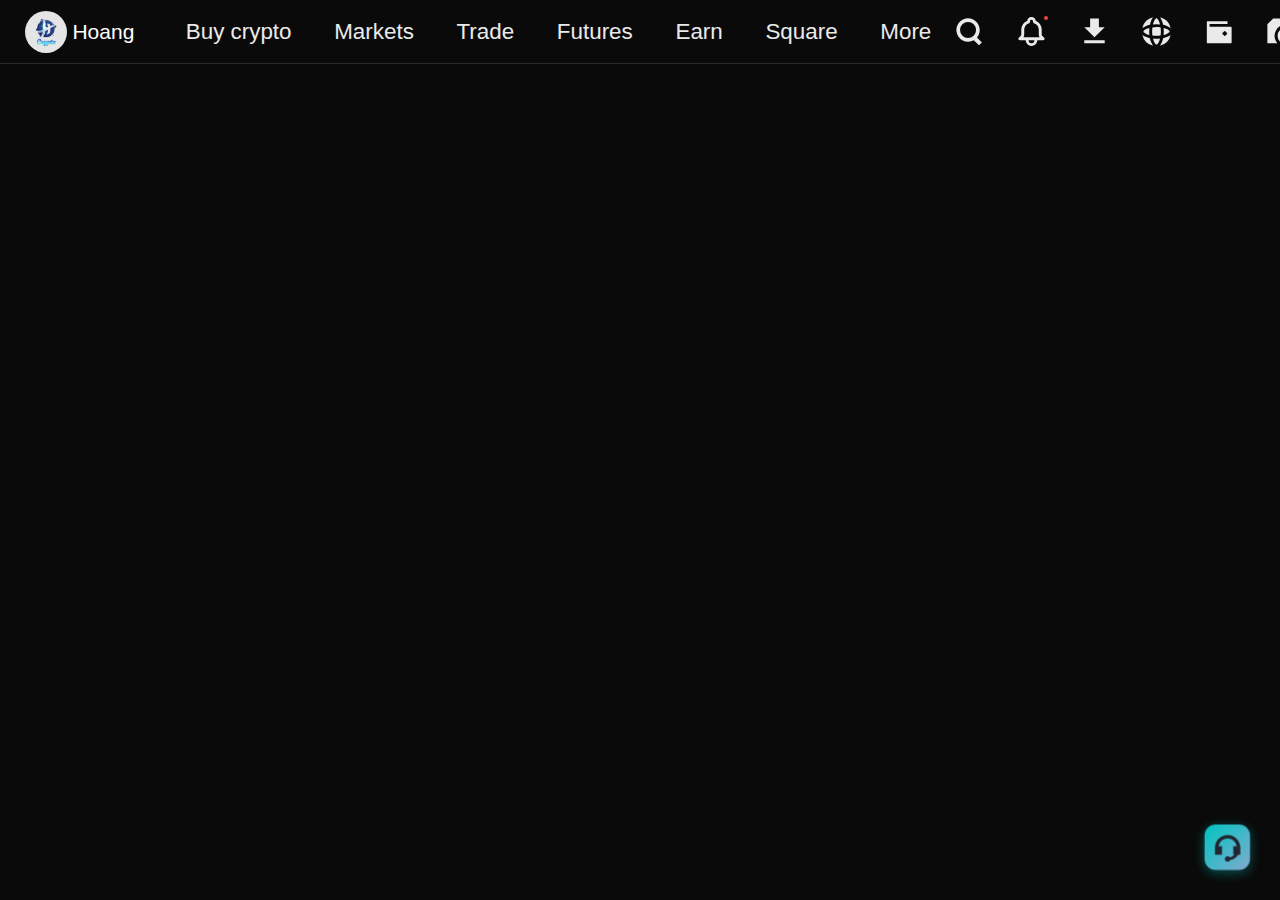
<file: market.html>
<!DOCTYPE html>
<html lang="en">
  <head>
    <meta charset="UTF-8" />
    <meta name="viewport" content="width=device-width, initial-scale=1.0" />
    <title>Market - HoangCrypto©</title>
    <link rel="stylesheet" href="style.css" />
    <link rel="stylesheet" href="./Style/market.css" />
    <link rel="stylesheet" href="./Style/Logout.css">

    <link
      rel="apple-touch-icon"
      sizes="57x57"
      href="./Favicon//apple-icon-57x57.png"
    />
    <link
      rel="apple-touch-icon"
      sizes="60x60"
      href="./Favicon//apple-icon-60x60.png"
    />
    <link
      rel="apple-touch-icon"
      sizes="72x72"
      href="./Favicon//apple-icon-72x72.png"
    />
    <link
      rel="apple-touch-icon"
      sizes="76x76"
      href="./Favicon//apple-icon-76x76.png"
    />
    <link
      rel="apple-touch-icon"
      sizes="114x114"
      href="./Favicon//apple-icon-114x114.png"
    />
    <link
      rel="apple-touch-icon"
      sizes="120x120"
      href="./Favicon//apple-icon-120x120.png"
    />
    <link
      rel="apple-touch-icon"
      sizes="144x144"
      href="./Favicon//apple-icon-144x144.png"
    />
    <link
      rel="apple-touch-icon"
      sizes="152x152"
      href="./Favicon//apple-icon-152x152.png"
    />
    <link
      rel="apple-touch-icon"
      sizes="180x180"
      href="./Favicon//apple-icon-180x180.png"
    />
    <link
      rel="icon"
      type="image/png"
      sizes="192x192"
      href="./Favicon//android-icon-192x192.png"
    />
    <link
      rel="icon"
      type="image/png"
      sizes="32x32"
      href="./Favicon//favicon-32x32.png"
    />
    <link
      rel="icon"
      type="image/png"
      sizes="96x96"
      href="./Favicon//favicon-96x96.png"
    />
    <link
      rel="icon"
      type="image/png"
      sizes="16x16"
      href="./Favicon//favicon-16x16.png"
    />
    <link rel="manifest" href="/manifest.json" />
    <meta name="msapplication-TileColor" content="#ffffff" />
    <meta name="msapplication-TileImage" content="/ms-icon-144x144.png" />
    <meta name="theme-color" content="#ffffff" />
  </head>
  <body>
    <nav>
      <div class="nav-container">
        <!-- Left Section -->
        <div class="nav-left">
          <!-- Logo -->
            <div class="logo-icon">
              <img src="./Image/Logo 1.png" alt="Logo" />
            </div>
            <span class="logo-text">Hoang</span>
          </a>

          <!-- Main Menu -->
          <ul class="main-menu">
            <li class="buycrypto-dropdown-wrapper">
              <a href="Buy$Sell.html" class="nav-link">Buy crypto</a>
              
              <!-- Buy Crypto Dropdown Panel -->
              <div class="buycrypto-dropdown-panel">
                <div class="buycrypto-header">
                  <span class="buycrypto-label">Pay with</span>
                  <span class="buycrypto-currency">
                    <svg class="currency-icon" viewBox="0 0 24 24" fill="currentColor">
                      <path d="M12 2C6.48 2 2 6.48 2 12s4.48 10 10 10 10-4.48 10-10S17.52 2 12 2zm0 18c-4.41 0-8-3.59-8-8s3.59-8 8-8 8 3.59 8 8-3.59 8-8 8z"/>
                      <path d="M12.5 7H11v6l5.25 3.15.75-1.23-4.5-2.67z"/>
                    </svg>
                    VND
                  </span>
                </div>
                
                <ul class="buycrypto-menu-list">
                  <li>
                    <a href="Buy$Sell.html" class="buycrypto-menu-item">
                      <svg class="buycrypto-icon" viewBox="0 0 24 24" fill="currentColor">
                        <path d="M12 2C6.48 2 2 6.48 2 12s4.48 10 10 10 10-4.48 10-10S17.52 2 12 2zm0 18c-4.41 0-8-3.59-8-8s3.59-8 8-8 8 3.59 8 8-3.59 8-8 8z"/>
                        <circle cx="12" cy="12" r="3"/>
                      </svg>
                      <div class="buycrypto-menu-content">
                        <div class="buycrypto-menu-title">Buy & Sell</div>
                        <div class="buycrypto-menu-desc">Buy and sell crypto instantly</div>
                      </div>
                    </a>
                  </li>
                  <li>
                    <a href="Buy$Sell.html" class="buycrypto-menu-item">
                      <svg class="buycrypto-icon" viewBox="0 0 24 24" fill="currentColor">
                        <path d="M16 11c1.66 0 2.99-1.34 2.99-3S17.66 5 16 5c-1.66 0-3 1.34-3 3s1.34 3 3 3zm-8 0c1.66 0 2.99-1.34 2.99-3S9.66 5 8 5C6.34 5 5 6.34 5 8s1.34 3 3 3zm0 2c-2.33 0-7 1.17-7 3.5V19h14v-2.5c0-2.33-4.67-3.5-7-3.5zm8 0c-.29 0-.62.02-.97.05 1.16.84 1.97 1.97 1.97 3.45V19h6v-2.5c0-2.33-4.67-3.5-7-3.5z"/>
                      </svg>
                      <div class="buycrypto-menu-content">
                        <div class="buycrypto-menu-title">P2P trading</div>
                        <div class="buycrypto-menu-desc">Buy crypto from verified merchants</div>
                      </div>
                    </a>
                  </li>
                  <li>
                    <a href="Buy$Sell.html" class="buycrypto-menu-item">
                      <svg class="buycrypto-icon" viewBox="0 0 24 24" fill="currentColor">
                        <path d="M12 2C6.48 2 2 6.48 2 12s4.48 10 10 10 10-4.48 10-10S17.52 2 12 2zm1.41 16.09V20h-2.67v-1.93c-1.71-.36-3.16-1.46-3.27-3.4h1.96c.1 1.05.82 1.87 2.65 1.87 1.96 0 2.4-.98 2.4-1.59 0-.83-.44-1.61-2.67-2.14-2.48-.6-4.18-1.62-4.18-3.67 0-1.72 1.39-2.84 3.11-3.21V4h2.67v1.95c1.86.45 2.79 1.86 2.85 3.39H14.3c-.05-1.11-.64-1.87-2.22-1.87-1.5 0-2.4.68-2.4 1.64 0 .84.65 1.39 2.67 1.91s4.18 1.39 4.18 3.91c-.01 1.83-1.38 2.83-3.12 3.16z"/>
                      </svg>
                      <div class="buycrypto-menu-content">
                        <div class="buycrypto-menu-title">VND transfer</div>
                        <div class="buycrypto-menu-desc">VND deposit via QR Code</div>
                      </div>
                    </a>
                  </li>
                  <li>
                    <a href="Buy$Sell.html" class="buycrypto-menu-item">
                      <svg class="buycrypto-icon" viewBox="0 0 24 24" fill="currentColor">
                        <path d="M21 18v1c0 1.1-.9 2-2 2H5c-1.11 0-2-.9-2-2V5c0-1.1.89-2 2-2h14c1.1 0 2 .9 2 2v1h-9c-1.11 0-2 .9-2 2v8c0 1.1.89 2 2 2h9zm-9-2h10V8H12v8zm4-2.5c-.83 0-1.5-.67-1.5-1.5s.67-1.5 1.5-1.5 1.5.67 1.5 1.5-.67 1.5-1.5 1.5z"/>
                      </svg>
                      <div class="buycrypto-menu-content">
                        <div class="buycrypto-menu-title">Cash Conversion</div>
                        <div class="buycrypto-menu-desc">Buy Crypto with VND Balance</div>
                      </div>
                    </a>
                  </li>
                  <li>
                    <a href="Buy$Sell.html" class="buycrypto-menu-item">
                      <svg class="buycrypto-icon" viewBox="0 0 24 24" fill="currentColor">
                        <path d="M20 4H4c-1.11 0-1.99.89-1.99 2L2 18c0 1.11.89 2 2 2h16c1.11 0 2-.89 2-2V6c0-1.11-.89-2-2-2zm0 14H4v-6h16v6zm0-10H4V6h16v2z"/>
                      </svg>
                      <div class="buycrypto-menu-content">
                        <div class="buycrypto-menu-title">HoangCrypto© Card</div>
                        <div class="buycrypto-menu-desc">Spend globally with your card</div>
                      </div>
                    </a>
                  </li>
                </ul>
              </div>
            </li>
            <li><a href="market.html" class="nav-link">Markets</a></li>
            <li class="trade-dropdown-wrapper">
              <a href="Trade.html" class="nav-link">Trade</a>
              
              <!-- Trade Dropdown Panel -->
              <div class="trade-dd-panel">
                <div class="trade-dd-section">
                  <div class="trade-dd-section-title">Trade</div>
                  <ul class="trade-dd-menu-list">
                    <li>
                      <a href="Trade.html" class="trade-dd-menu-item">
                        <svg class="trade-dd-icon" viewBox="0 0 24 24" fill="currentColor">
                          <path d="M12 2C6.48 2 2 6.48 2 12s4.48 10 10 10 10-4.48 10-10S17.52 2 12 2zm0 18c-4.41 0-8-3.59-8-8s3.59-8 8-8 8 3.59 8 8-3.59 8-8 8z"/>
                          <circle cx="12" cy="12" r="3"/>
                        </svg>
                        <div class="trade-dd-menu-content">
                          <div class="trade-dd-menu-title">Spot</div>
                          <div class="trade-dd-menu-desc">Buy and sell crypto with ease</div>
                        </div>
                        <svg class="trade-dd-arrow" viewBox="0 0 24 24" fill="currentColor">
                          <path d="M8.59 16.59L13.17 12 8.59 7.41 10 6l6 6-6 6-1.41-1.41z"/>
                        </svg>
                      </a>
                    </li>
                    <li>
                      <a href="Trade.html" class="trade-dd-menu-item">
                        <svg class="trade-dd-icon" viewBox="0 0 24 24" fill="currentColor">
                          <path d="M16 11c1.66 0 2.99-1.34 2.99-3S17.66 5 16 5c-1.66 0-3 1.34-3 3s1.34 3 3 3zm-8 0c1.66 0 2.99-1.34 2.99-3S9.66 5 8 5C6.34 5 5 6.34 5 8s1.34 3 3 3zm0 2c-2.33 0-7 1.17-7 3.5V19h14v-2.5c0-2.33-4.67-3.5-7-3.5zm8 0c-.29 0-.62.02-.97.05 1.16.84 1.97 1.97 1.97 3.45V19h6v-2.5c0-2.33-4.67-3.5-7-3.5z"/>
                        </svg>
                        <div class="trade-dd-menu-content">
                          <div class="trade-dd-menu-title">Margin</div>
                          <div class="trade-dd-menu-desc">Amplify your capital and maximize fund efficiency</div>
                        </div>
                        <svg class="trade-dd-arrow" viewBox="0 0 24 24" fill="currentColor">
                          <path d="M8.59 16.59L13.17 12 8.59 7.41 10 6l6 6-6 6-1.41-1.41z"/>
                        </svg>
                      </a>
                    </li>
                    <li>
                      <a href="Trade.html" class="trade-dd-menu-item">
                        <svg class="trade-dd-icon" viewBox="0 0 24 24" fill="currentColor">
                          <path d="M3.9 12c0-1.71 1.39-3.1 3.1-3.1h4V7H7c-2.76 0-5 2.24-5 5s2.24 5 5 5h4v-1.9H7c-1.71 0-3.1-1.39-3.1-3.1zM8 13h8v-2H8v2zm9-6h-4v1.9h4c1.71 0 3.1 1.39 3.1 3.1s-1.39 3.1-3.1 3.1h-4V17h4c2.76 0 5-2.24 5-5s-2.24-5-5-5z"/>
                        </svg>
                        <div class="trade-dd-menu-content">
                          <div class="trade-dd-menu-title">Onchain</div>
                          <div class="trade-dd-menu-desc">One account, trade millions of tokens Onchain</div>
                        </div>
                        <svg class="trade-dd-arrow" viewBox="0 0 24 24" fill="currentColor">
                          <path d="M8.59 16.59L13.17 12 8.59 7.41 10 6l6 6-6 6-1.41-1.41z"/>
                        </svg>
                      </a>
                    </li>
                    <li>
                      <a href="Trade.html" class="trade-dd-menu-item">
                        <svg class="trade-dd-icon" viewBox="0 0 24 24" fill="currentColor">
                          <path d="M12 2C6.48 2 2 6.48 2 12s4.48 10 10 10 10-4.48 10-10S17.52 2 12 2zm0 18c-4.41 0-8-3.59-8-8s3.59-8 8-8 8 3.59 8 8-3.59 8-8 8zm.31-8.86c-1.77-.45-2.34-.94-2.34-1.67 0-.84.79-1.43 2.1-1.43 1.38 0 1.9.66 1.94 1.64h1.71c-.05-1.34-.87-2.57-2.49-2.97V5H10.9v1.69c-1.51.32-2.72 1.3-2.72 2.81 0 1.79 1.49 2.69 3.66 3.21 1.95.46 2.34 1.15 2.34 1.87 0 .53-.39 1.39-2.1 1.39-1.6 0-2.23-.72-2.32-1.64H8.04c.1 1.7 1.36 2.66 2.86 2.97V19h2.34v-1.67c1.52-.29 2.72-1.16 2.73-2.77-.01-2.2-1.9-2.96-3.66-3.42z"/>
                        </svg>
                        <div class="trade-dd-menu-content">
                          <div class="trade-dd-menu-title">Convert & Block Trade</div>
                          <div class="trade-dd-menu-desc">Convert crypto with one click and zero fees</div>
                        </div>
                        <svg class="trade-dd-arrow" viewBox="0 0 24 24" fill="currentColor">
                          <path d="M8.59 16.59L13.17 12 8.59 7.41 10 6l6 6-6 6-1.41-1.41z"/>
                        </svg>
                      </a>
                    </li>
                  </ul>
                </div>
                
                <div class="trade-dd-section">
                  <div class="trade-dd-section-title">Explore</div>
                  <ul class="trade-dd-menu-list">
                    <li>
                      <a href="Trade.html" class="trade-dd-menu-item">
                        <svg class="trade-dd-icon" viewBox="0 0 24 24" fill="currentColor">
                          <path d="M20 6h-2.18c.11-.31.18-.65.18-1 0-1.66-1.34-3-3-3-1.05 0-1.96.54-2.5 1.35l-.5.67-.5-.68C10.96 2.54 10.05 2 9 2 7.34 2 6 3.34 6 5c0 .35.07.69.18 1H4c-1.11 0-1.99.89-1.99 2L2 19c0 1.11.89 2 2 2h16c1.11 0 2-.89 2-2V8c0-1.11-.89-2-2-2zm-5-2c.55 0 1 .45 1 1s-.45 1-1 1-1-.45-1-1 .45-1 1-1zM9 4c.55 0 1 .45 1 1s-.45 1-1 1-1-.45-1-1 .45-1 1-1zm11 15H4v-2h16v2zm0-5H4V8h5.08L7 10.83 8.62 12 12 7.4l3.38 4.6L17 10.83 14.92 8H20v6z"/>
                        </svg>
                        <div class="trade-dd-menu-content">
                          <div class="trade-dd-menu-title">Launchhub</div>
                          <div class="trade-dd-menu-desc">Gain the edge early and start winning</div>
                        </div>
                        <svg class="trade-dd-arrow" viewBox="0 0 24 24" fill="currentColor">
                          <path d="M8.59 16.59L13.17 12 8.59 7.41 10 6l6 6-6 6-1.41-1.41z"/>
                        </svg>
                      </a>
                    </li>
                    <li>
                      <a href="Trade.html" class="trade-dd-menu-item">
                        <svg class="trade-dd-icon" viewBox="0 0 24 24" fill="currentColor">
                          <path d="M16 11c1.66 0 2.99-1.34 2.99-3S17.66 5 16 5c-1.66 0-3 1.34-3 3s1.34 3 3 3zm-8 0c1.66 0 2.99-1.34 2.99-3S9.66 5 8 5C6.34 5 5 6.34 5 8s1.34 3 3 3zm0 2c-2.33 0-7 1.17-7 3.5V19h14v-2.5c0-2.33-4.67-3.5-7-3.5zm8 0c-.29 0-.62.02-.97.05 1.16.84 1.97 1.97 1.97 3.45V19h6v-2.5c0-2.33-4.67-3.5-7-3.5z"/>
                        </svg>
                        <div class="trade-dd-menu-content">
                          <div class="trade-dd-menu-title">Copy</div>
                          <div class="trade-dd-menu-desc">Copy elite traders with one click</div>
                        </div>
                        <svg class="trade-dd-arrow" viewBox="0 0 24 24" fill="currentColor">
                          <path d="M8.59 16.59L13.17 12 8.59 7.41 10 6l6 6-6 6-1.41-1.41z"/>
                        </svg>
                      </a>
                    </li>
                    <li>
                      <a href="Trade.html" class="trade-dd-menu-item">
                        <svg class="trade-dd-icon" viewBox="0 0 24 24" fill="currentColor">
                          <path d="M20 2H4c-1 0-2 .9-2 2v3.01c0 .72.43 1.34 1 1.69V20c0 1.1 1.1 2 2 2h14c.9 0 2-.9 2-2V8.7c.57-.35 1-.97 1-1.69V4c0-1.1-1-2-2-2zm-5 12H9v-2h6v2zm0-4H9V8h6v2z"/>
                        </svg>
                        <div class="trade-dd-menu-content">
                          <div class="trade-dd-menu-title">Bots</div>
                          <div class="trade-dd-menu-desc">Simple, fast, and reliable AI trading bot</div>
                        </div>
                        <svg class="trade-dd-arrow" viewBox="0 0 24 24" fill="currentColor">
                          <path d="M8.59 16.59L13.17 12 8.59 7.41 10 6l6 6-6 6-1.41-1.41z"/>
                        </svg>
                      </a>
                    </li>
                  </ul>
                </div>
              </div>
            </li>
            <li class="futures-dropdown-wrapper">
              <a href="#" class="nav-link">Futures</a>
              
              <!-- Futures Dropdown Panel -->
              <div class="futures-dropdown-panel">
                <div class="futures-section">
                  <div class="futures-section-title">Trade</div>
                  <ul class="futures-menu-list">
                    <li>
                      <a href="#" class="futures-menu-item">
                        <svg class="futures-icon" viewBox="0 0 24 24" fill="currentColor">
                          <path d="M3.5 18.49l6-6.01 4 4L22 6.92l-1.41-1.41-7.09 7.97-4-4L2 16.99z"/>
                        </svg>
                        <div class="futures-menu-content">
                          <div class="futures-menu-title">USDT-M Futures</div>
                          <div class="futures-menu-desc">Futures settled in USDT</div>
                        </div>
                        <svg class="futures-arrow" viewBox="0 0 24 24" fill="currentColor">
                          <path d="M8.59 16.59L13.17 12 8.59 7.41 10 6l6 6-6 6-1.41-1.41z"/>
                        </svg>
                      </a>
                    </li>
                    <li>
                      <a href="#" class="futures-menu-item">
                        <svg class="futures-icon" viewBox="0 0 24 24" fill="currentColor">
                          <path d="M16 6l2.29 2.29-4.88 4.88-4-4L2 16.59 3.41 18l6-6 4 4 6.3-6.29L22 12V6z"/>
                        </svg>
                        <div class="futures-menu-content">
                          <div class="futures-menu-title">USDC-M Futures</div>
                          <div class="futures-menu-desc">Futures settled in USDC</div>
                        </div>
                        <svg class="futures-arrow" viewBox="0 0 24 24" fill="currentColor">
                          <path d="M8.59 16.59L13.17 12 8.59 7.41 10 6l6 6-6 6-1.41-1.41z"/>
                        </svg>
                      </a>
                    </li>
                    <li>
                      <a href="#" class="futures-menu-item">
                        <svg class="futures-icon" viewBox="0 0 24 24" fill="currentColor">
                          <path d="M12 2C6.48 2 2 6.48 2 12s4.48 10 10 10 10-4.48 10-10S17.52 2 12 2zm-2 15l-5-5 1.41-1.41L10 14.17l7.59-7.59L19 8l-9 9z"/>
                        </svg>
                        <div class="futures-menu-content">
                          <div class="futures-menu-title">Coin-M Futures</div>
                          <div class="futures-menu-desc">Futures settled in cryptocurrencies</div>
                        </div>
                        <svg class="futures-arrow" viewBox="0 0 24 24" fill="currentColor">
                          <path d="M8.59 16.59L13.17 12 8.59 7.41 10 6l6 6-6 6-1.41-1.41z"/>
                        </svg>
                      </a>
                    </li>
                  </ul>
                </div>
                
                <div class="futures-section">
                  <div class="futures-section-title">Explore</div>
                  <ul class="futures-menu-list">
                    <li>
                      <a href="#" class="futures-menu-item">
                        <svg class="futures-icon" viewBox="0 0 24 24" fill="currentColor">
                          <path d="M19 3H5c-1.1 0-2 .9-2 2v14c0 1.1.9 2 2 2h14c1.1 0 2-.9 2-2V5c0-1.1-.9-2-2-2zM9 17H7v-7h2v7zm4 0h-2V7h2v10zm4 0h-2v-4h2v4z"/>
                        </svg>
                        <div class="futures-menu-content">
                          <div class="futures-menu-title">Futures guide</div>
                          <div class="futures-menu-desc">A beginner-to-advanced journey in futures trading</div>
                        </div>
                        <svg class="futures-arrow" viewBox="0 0 24 24" fill="currentColor">
                          <path d="M8.59 16.59L13.17 12 8.59 7.41 10 6l6 6-6 6-1.41-1.41z"/>
                        </svg>
                      </a>
                    </li>
                    <li>
                      <a href="#" class="futures-menu-item">
                        <svg class="futures-icon" viewBox="0 0 24 24" fill="currentColor">
                          <path d="M20 6h-2.18c.11-.31.18-.65.18-1 0-1.66-1.34-3-3-3-1.05 0-1.96.54-2.5 1.35l-.5.67-.5-.68C10.96 2.54 10.05 2 9 2 7.34 2 6 3.34 6 5c0 .35.07.69.18 1H4c-1.11 0-1.99.89-1.99 2L2 19c0 1.11.89 2 2 2h16c1.11 0 2-.89 2-2V8c0-1.11-.89-2-2-2zm-5-2c.55 0 1 .45 1 1s-.45 1-1 1-1-.45-1-1 .45-1 1-1zM9 4c.55 0 1 .45 1 1s-.45 1-1 1-1-.45-1-1 .45-1 1-1zm11 15H4v-2h16v2zm0-5H4V8h5.08L7 10.83 8.62 12 12 7.4l3.38 4.6L17 10.83 14.92 8H20v6z"/>
                        </svg>
                        <div class="futures-menu-content">
                          <div class="futures-menu-title">Futures promotions</div>
                          <div class="futures-menu-desc">Generous rewards await</div>
                        </div>
                        <svg class="futures-arrow" viewBox="0 0 24 24" fill="currentColor">
                          <path d="M8.59 16.59L13.17 12 8.59 7.41 10 6l6 6-6 6-1.41-1.41z"/>
                        </svg>
                      </a>
                    </li>
                    <li>
                      <a href="#" class="futures-menu-item">
                        <svg class="futures-icon" viewBox="0 0 24 24" fill="currentColor">
                          <path d="M3.5 18.49l6-6.01 4 4L22 6.92l-1.41-1.41-7.09 7.97-4-4L2 16.99z"/>
                        </svg>
                        <div class="futures-menu-content">
                          <div class="futures-menu-title">Stock futures</div>
                          <div class="futures-menu-desc">Diversified issues, unified in USDT</div>
                        </div>
                        <svg class="futures-arrow" viewBox="0 0 24 24" fill="currentColor">
                          <path d="M8.59 16.59L13.17 12 8.59 7.41 10 6l6 6-6 6-1.41-1.41z"/>
                        </svg>
                      </a>
                    </li>
                  </ul>
                </div>
              </div>
            </li>
            <li class="earn-dropdown-wrapper">
              <a href="#" class="nav-link">Earn</a>
              
              <!-- Earn Dropdown Panel -->
              <div class="earn-dropdown-panel">
                <ul class="earn-menu-list">
                  <li>
                    <a href="#" class="earn-menu-item">
                      <img src="./Image/Overview.png" alt="Overview Icon"/>
                      <div class="earn-menu-content">
                        <div class="earn-menu-title">Overview</div>
                        <div class="earn-menu-desc">A variety of products to grow your assets</div>
                      </div>
                    </a>
                  </li>
                  <li>
                    <a href="#" class="earn-menu-item">
                      <img src="./Image/Simple Earn.png" alt="Simple Earn">
                      <div class="earn-menu-content">
                        <div class="earn-menu-title">Simple Earn</div>
                        <div class="earn-menu-desc">Deposit and withdraw anytime to earn flexible returns with zero risk</div>
                      </div>
                    </a>
                  </li>
                  <li>
                    <a href="#" class="earn-menu-item">
                      <img src="./Image/On-Chain Earn.png" alt="On-Chain Earn">
                      <div class="earn-menu-content">
                        <div class="earn-menu-title">On-chain Earn</div>
                        <div class="earn-menu-desc">Earn profits daily without risking principal</div>
                      </div>
                      <svg class="earn-arrow" viewBox="0 0 24 24" fill="currentColor">
                        <path d="M8.59 16.59L13.17 12 8.59 7.41 10 6l6 6-6 6-1.41-1.41z"/>
                      </svg>
                    </a>
                  </li>
                  <li>
                    <a href="#" class="earn-menu-item">
                      <img src="./Image/Structured Earn.png" alt="Structured Earn">
                      <div class="earn-menu-content">
                        <div class="earn-menu-title">Structured Earn</div>
                        <div class="earn-menu-desc">Robust financial innovation to navigate market swings</div>
                      </div>
                      <svg class="earn-arrow" viewBox="0 0 24 24" fill="currentColor">
                        <path d="M8.59 16.59L13.17 12 8.59 7.41 10 6l6 6-6 6-1.41-1.41z"/>
                      </svg>
                    </a>
                  </li>
                  <li>
                    <a href="#" class="earn-menu-item">
                      <img src="./Image/VIP and Wealth.png" alt="VIP and Wealth">
                      <div class="earn-menu-content">
                        <div class="earn-menu-title">VIP and Wealth Management</div>
                        <div class="earn-menu-desc">Premium services for smart wealth management</div>
                      </div>
                      <svg class="earn-arrow" viewBox="0 0 24 24" fill="currentColor">
                        <path d="M8.59 16.59L13.17 12 8.59 7.41 10 6l6 6-6 6-1.41-1.41z"/>
                      </svg>
                    </a>
                  </li>
                  <li>
                    <a href="#" class="earn-menu-item">
                    <img src="./Image/Loán.png" alt="Loans">
                      <div class="earn-menu-content">
                        <div class="earn-menu-title">Loans</div>
                        <div class="earn-menu-desc">Flexible borrowing with high fund security</div>
                      </div>
                      <svg class="earn-arrow" viewBox="0 0 24 24" fill="currentColor">
                        <path d="M8.59 16.59L13.17 12 8.59 7.41 10 6l6 6-6 6-1.41-1.41z"/>
                      </svg>
                    </a>
                  </li>
                </ul>
              </div>
            </li>
            <li class="square-dropdown-wrapper">
              <a href="#" class="nav-link">Square</a>
              
              <!-- Square Dropdown Panel -->
              <div class="square-dropdown-panel">
                <ul class="square-menu-list">
                  <li>
                    <a href="#" class="square-menu-item">
                      <svg class="square-icon" viewBox="0 0 24 24" fill="currentColor">
                        <path d="M9 17l3-2.94c-.39-.04-.68-.06-1-.06-2.67 0-8 1.34-8 4v2h9l-3-3zm2-5c2.21 0 4-1.79 4-4s-1.79-4-4-4-4 1.79-4 4 1.79 4 4 4"/>
                        <path d="M15.47 20.5L12 17l1.4-1.41 2.07 2.08 5.13-5.17 1.4 1.41z"/>
                      </svg>
                      <div class="square-menu-content">
                        <div class="square-menu-title">Insights</div>
                        <div class="square-menu-desc">Insights from experts</div>
                      </div>
                    </a>
                  </li>
                  <li>
                    <a href="#" class="square-menu-item">
                      <svg class="square-icon" viewBox="0 0 24 24" fill="currentColor">
                        <path d="M19 3H5c-1.1 0-2 .9-2 2v14c0 1.1.9 2 2 2h14c1.1 0 2-.9 2-2V5c0-1.1-.9-2-2-2zM9 17H7v-7h2v7zm4 0h-2V7h2v10zm4 0h-2v-4h2v4z"/>
                      </svg>
                      <div class="square-menu-content">
                        <div class="square-menu-title">News</div>
                        <div class="square-menu-desc">Latest media articles</div>
                      </div>
                    </a>
                  </li>
                  <li>
                    <a href="#" class="square-menu-item">
                      <svg class="square-icon" viewBox="0 0 24 24" fill="currentColor">
                        <path d="M17 10.5V7c0-.55-.45-1-1-1H4c-.55 0-1 .45-1 1v10c0 .55.45 1 1 1h12c.55 0 1-.45 1-1v-3.5l4 4v-11l-4 4z"/>
                      </svg>
                      <div class="square-menu-content">
                        <div class="square-menu-title">HoangCrypto© Live</div>
                        <div class="square-menu-desc">Crypto titans reveal their wealth code live</div>
                      </div>
                    </a>
                  </li>
                  <li>
                    <a href="#" class="square-menu-item">
                      <svg class="square-icon" viewBox="0 0 24 24" fill="currentColor">
                        <path d="M5 13.18v4L12 21l7-3.82v-4L12 17l-7-3.82zM12 3L1 9l11 6 9-4.91V17h2V9L12 3z"/>
                      </svg>
                      <div class="square-menu-content">
                        <div class="square-menu-title">HoangCrypto© Academy</div>
                        <div class="square-menu-desc">Learn about crypto and the blockchain</div>
                      </div>
                    </a>
                  </li>
                  <li>
                    <a href="#" class="square-menu-item">
                      <svg class="square-icon" viewBox="0 0 24 24" fill="currentColor">
                        <path d="M19 3H5c-1.1 0-2 .9-2 2v14c0 1.1.9 2 2 2h14c1.1 0 2-.9 2-2V5c0-1.1-.9-2-2-2zM9 17H7v-7h2v7zm4 0h-2V7h2v10zm4 0h-2v-4h2v4z"/>
                      </svg>
                      <div class="square-menu-content">
                        <div class="square-menu-title">HoangCrypto© Blog</div>
                        <div class="square-menu-desc">In-depth analysis, Trading strategies, Market outlook</div>
                      </div>
                    </a>
                  </li>
                  <li>
                    <a href="#" class="square-menu-item">
                      <svg class="square-icon" viewBox="0 0 24 24" fill="currentColor">
                        <path d="M12 3L1 9l4 2.18v6L12 21l7-3.82v-6l2-1.09V17h2V9L12 3zm6.82 6L12 12.72 5.18 9 12 5.28 18.82 9zM17 15.99l-5 2.73-5-2.73v-3.72L12 15l5-2.73v3.72z"/>
                      </svg>
                      <div class="square-menu-content">
                        <div class="square-menu-title">HoangCrypto© Research</div>
                        <div class="square-menu-desc">Everything you need to know about the blockchain world</div>
                      </div>
                    </a>
                  </li>
                </ul>
              </div>
            </li>
            <li class="more-dropdown-wrapper">
              <a href="#" class="nav-link">More</a>
              
              <!-- More Dropdown Panel -->
              <div class="more-dropdown-panel">
                <div class="more-column">
                  <h3 class="more-column-title">Promotions and resources</h3>
                  <ul class="more-menu-list">
                    <li>
                      <a href="#" class="more-menu-item">
                        <svg class="more-icon" viewBox="0 0 24 24" fill="currentColor">
                          <path d="M12 2C6.48 2 2 6.48 2 12s4.48 10 10 10 10-4.48 10-10S17.52 2 12 2zm1 15h-2v-2h2v2zm0-4h-2V7h2v6z"/>
                        </svg>
                        <span>Help Center</span>
                      </a>
                    </li>
                    <li>
                      <a href="#" class="more-menu-item">
                        <svg class="more-icon" viewBox="0 0 24 24" fill="currentColor">
                          <path d="M12 22c1.1 0 2-.9 2-2h-4c0 1.1.89 2 2 2zm6-6v-5c0-3.07-1.64-5.64-4.5-6.32V4c0-.83-.67-1.5-1.5-1.5s-1.5.67-1.5 1.5v.68C7.63 5.36 6 7.92 6 11v5l-2 2v1h16v-1l-2-2z"/>
                        </svg>
                        <span>Announcement Center</span>
                      </a>
                    </li>
                    <li>
                      <a href="#" class="more-menu-item">
                        <svg class="more-icon" viewBox="0 0 24 24" fill="currentColor">
                          <path d="M20 6h-2.18c.11-.31.18-.65.18-1 0-1.66-1.34-3-3-3-1.05 0-1.96.54-2.5 1.35l-.5.67-.5-.68C10.96 2.54 10.05 2 9 2 7.34 2 6 3.34 6 5c0 .35.07.69.18 1H4c-1.11 0-1.99.89-1.99 2L2 19c0 1.11.89 2 2 2h16c1.11 0 2-.89 2-2V8c0-1.11-.89-2-2-2zm-5-2c.55 0 1 .45 1 1s-.45 1-1 1-1-.45-1-1 .45-1 1-1zM9 4c.55 0 1 .45 1 1s-.45 1-1 1-1-.45-1-1 .45-1 1-1zm11 15H4v-2h16v2zm0-5H4V8h5.08L7 10.83 8.62 12 12 7.4l3.38 4.6L17 10.83 14.92 8H20v6z"/>
                        </svg>
                        <span>Rewards</span>
                      </a>
                    </li>
                    <li>
                      <a href="#" class="more-menu-item">
                        <svg class="more-icon" viewBox="0 0 24 24" fill="currentColor">
                          <path d="M18 8h-1V6c0-2.76-2.24-5-5-5S7 3.24 7 6v2H6c-1.1 0-2 .9-2 2v10c0 1.1.9 2 2 2h12c1.1 0 2-.9 2-2V10c0-1.1-.9-2-2-2zm-6 9c-1.1 0-2-.9-2-2s.9-2 2-2 2 .9 2 2-.9 2-2 2zm3.1-9H8.9V6c0-1.71 1.39-3.1 3.1-3.1 1.71 0 3.1 1.39 3.1 3.1v2z"/>
                        </svg>
                        <span>Referral</span>
                      </a>
                    </li>
                    <li>
                      <a href="#" class="more-menu-item">
                        <svg class="more-icon" viewBox="0 0 24 24" fill="currentColor">
                          <path d="M20 2H4c-1.1 0-1.99.9-1.99 2L2 22l4-4h14c1.1 0 2-.9 2-2V4c0-1.1-.9-2-2-2zm-7 9h-2V5h2v6zm0 4h-2v-2h2v2z"/>
                        </svg>
                        <span>Submit feedback</span>
                      </a>
                    </li>
                  </ul>
                </div>
                
                <div class="more-column">
                  <h3 class="more-column-title">Institution</h3>
                  <ul class="more-menu-list">
                    <li>
                      <a href="#" class="more-menu-item">
                        <svg class="more-icon" viewBox="0 0 24 24" fill="currentColor">
                          <path d="M12 7V3H2v18h20V7H12zM6 19H4v-2h2v2zm0-4H4v-2h2v2zm0-4H4V9h2v2zm0-4H4V5h2v2zm4 12H8v-2h2v2zm0-4H8v-2h2v2zm0-4H8V9h2v2zm0-4H8V5h2v2zm10 12h-8v-2h2v-2h-2v-2h2v-2h-2V9h8v10zm-2-8h-2v2h2v-2zm0 4h-2v2h2v-2z"/>
                        </svg>
                        <span>Institutional</span>
                      </a>
                    </li>
                    <li>
                      <a href="#" class="more-menu-item">
                        <svg class="more-icon" viewBox="0 0 24 24" fill="currentColor">
                          <path d="M20 6h-4V4c0-1.11-.89-2-2-2h-4c-1.11 0-2 .89-2 2v2H4c-1.11 0-1.99.89-1.99 2L2 19c0 1.11.89 2 2 2h16c1.11 0 2-.89 2-2V8c0-1.11-.89-2-2-2zm-6 0h-4V4h4v2z"/>
                        </svg>
                        <span>PRO program</span>
                      </a>
                    </li>
                    <li>
                      <a href="#" class="more-menu-item">
                        <svg class="more-icon" viewBox="0 0 24 24" fill="currentColor">
                          <path d="M12 2C6.48 2 2 6.48 2 12s4.48 10 10 10 10-4.48 10-10S17.52 2 12 2zm-2 15l-5-5 1.41-1.41L10 14.17l7.59-7.59L19 8l-9 9z"/>
                        </svg>
                        <span>VIP program</span>
                      </a>
                    </li>
                    <li>
                      <a href="#" class="more-menu-item">
                        <svg class="more-icon" viewBox="0 0 24 24" fill="currentColor">
                          <path d="M21 18v1c0 1.1-.9 2-2 2H5c-1.11 0-2-.9-2-2V5c0-1.1.89-2 2-2h14c1.1 0 2 .9 2 2v1h-9c-1.11 0-2 .9-2 2v8c0 1.1.89 2 2 2h9zm-9-2h10V8H12v8zm4-2.5c-.83 0-1.5-.67-1.5-1.5s.67-1.5 1.5-1.5 1.5.67 1.5 1.5-.67 1.5-1.5 1.5z"/>
                        </svg>
                        <span>Broker program</span>
                      </a>
                    </li>
                    <li>
                      <a href="#" class="more-menu-item">
                        <svg class="more-icon" viewBox="0 0 24 24" fill="currentColor">
                          <path d="M9.4 16.6L4.8 12l4.6-4.6L8 6l-6 6 6 6 1.4-1.4zm5.2 0l4.6-4.6-4.6-4.6L16 6l6 6-6 6-1.4-1.4z"/>
                        </svg>
                        <span>APIs</span>
                      </a>
                    </li>
                    <li>
                      <a href="#" class="more-menu-item">
                        <svg class="more-icon" viewBox="0 0 24 24" fill="currentColor">
                          <path d="M19.35 10.04C18.67 6.59 15.64 4 12 4c-1.48 0-2.85.43-4.01 1.17l1.46 1.46C10.21 6.23 11.08 6 12 6c3.04 0 5.5 2.46 5.5 5.5v.5H19c1.66 0 3 1.34 3 3 0 1.13-.64 2.11-1.56 2.62l1.45 1.45C23.16 18.16 24 16.68 24 15c0-2.64-2.05-4.78-4.65-4.96zM3 5.27l2.75 2.74C2.56 8.15 0 10.77 0 14c0 3.31 2.69 6 6 6h11.73l2 2L21 20.73 4.27 4 3 5.27zM7.73 10l8 8H6c-2.21 0-4-1.79-4-4s1.79-4 4-4h1.73z"/>
                        </svg>
                        <span>Fiat OTC</span>
                      </a>
                    </li>
                  </ul>
                </div>
                
                <div class="more-column">
                  <h3 class="more-column-title">Programs</h3>
                  <ul class="more-menu-list">
                    <li>
                      <a href="#" class="more-menu-item">
                        <svg class="more-icon" viewBox="0 0 24 24" fill="currentColor">
                          <path d="M16.5 3c-1.74 0-3.41.81-4.5 2.09C10.91 3.81 9.24 3 7.5 3 4.42 3 2 5.42 2 8.5c0 3.78 3.4 6.86 8.55 11.54L12 21.35l1.45-1.32C18.6 15.36 22 12.28 22 8.5 22 5.42 19.58 3 16.5 3zm-4.4 15.55l-.1.1-.1-.1C7.14 14.24 4 11.39 4 8.5 4 6.5 5.5 5 7.5 5c1.54 0 3.04.99 3.57 2.36h1.87C13.46 5.99 14.96 5 16.5 5c2 0 3.5 1.5 3.5 3.5 0 2.89-3.14 5.74-7.9 10.05z"/>
                        </svg>
                        <span>Affiliates</span>
                      </a>
                    </li>
                    <li>
                      <a href="#" class="more-menu-item">
                        <svg class="more-icon" viewBox="0 0 24 24" fill="currentColor">
                          <path d="M12 12c2.21 0 4-1.79 4-4s-1.79-4-4-4-4 1.79-4 4 1.79 4 4 4zm0 2c-2.67 0-8 1.34-8 4v2h16v-2c0-2.66-5.33-4-8-4z"/>
                        </svg>
                        <span>Booster Platform</span>
                      </a>
                    </li>
                    <li>
                      <a href="#" class="more-menu-item">
                        <svg class="more-icon" viewBox="0 0 24 24" fill="currentColor">
                          <path d="M12 2L2 7v10c0 5.55 3.84 10.74 9 12 5.16-1.26 9-6.45 9-12V7l-10-5zm0 10.99h7c-.53 4.12-3.28 7.79-7 8.94V12H5V9.41l7-3.5v7.08z"/>
                        </svg>
                        <span>HoangCrypto© Builders</span>
                      </a>
                    </li>
                    <li>
                      <a href="#" class="more-menu-item">
                        <svg class="more-icon" viewBox="0 0 24 24" fill="currentColor">
                          <path d="M12 1L3 5v6c0 5.55 3.84 10.74 9 12 5.16-1.26 9-6.45 9-12V5l-9-4zm0 10.99h7c-.53 4.12-3.28 7.79-7 8.94V12H5V9.41l7-3.5v7.08z"/>
                        </svg>
                        <span>Asset custody</span>
                      </a>
                    </li>
                    <li>
                      <a href="#" class="more-menu-item">
                        <svg class="more-icon" viewBox="0 0 24 24" fill="currentColor">
                          <path d="M20 8h-3V4H3c-1.1 0-2 .9-2 2v11h2c0 1.66 1.34 3 3 3s3-1.34 3-3h6c0 1.66 1.34 3 3 3s3-1.34 3-3h2v-5l-3-4zM6 18.5c-.83 0-1.5-.67-1.5-1.5s.67-1.5 1.5-1.5 1.5.67 1.5 1.5-.67 1.5-1.5 1.5zm13.5-9l1.96 2.5H17V9.5h2.5zm-1.5 9c-.83 0-1.5-.67-1.5-1.5s.67-1.5 1.5-1.5 1.5.67 1.5 1.5-.67 1.5-1.5 1.5z"/>
                        </svg>
                        <span>Tax API</span>
                      </a>
                    </li>
                    <li>
                      <a href="#" class="more-menu-item">
                        <svg class="more-icon" viewBox="0 0 24 24" fill="currentColor">
                          <path d="M12 2C6.48 2 2 6.48 2 12s4.48 10 10 10 10-4.48 10-10S17.52 2 12 2zm-2 15l-5-5 1.41-1.41L10 14.17l7.59-7.59L19 8l-9 9z"/>
                        </svg>
                        <span>GetAgent membership</span>
                      </a>
                    </li>
                  </ul>
                </div>
              </div>
            </li>
          </ul>
        </div>

        <!-- Right Section -->
        <div class="nav-right">
          <!-- Icons Group -->
          <div class="icon-group">
            <!-- Search -->
            <button
              class="icon-btn"
              title="Search"
              onclick="toggleSearchPanel()"
            >
              <svg data-v-4c61dab4="" xmlns="http://www.w3.org/2000/svg" viewBox="0 0 24 24" fill="currentColor" aria-hidden="true"><path d="M17.135 16.135a8 8 0 10-2.18 1.82L18.5 21.5l2-2-3.365-3.365zM16.5 11a5.5 5.5 0 11-11 0 5.5 5.5 0 0111 0z"></path></svg>
            </button>

            <!-- Notification -->
            <div class="notification-wrapper">
              <button class="icon-btn notification-btn" title="Notifications">
                <svg fill="none" stroke="currentColor" viewBox="0 0 24 24">
                  <path
                    stroke-linecap="round"
                    stroke-linejoin="round"
                    stroke-width="2"
                    d="M15 17h5l-1.405-1.405A2.032 2.032 0 0118 14.158V11a6.002 6.002 0 00-4-5.659V5a2 2 0 10-4 0v.341C7.67 6.165 6 8.388 6 11v3.159c0 .538-.214 1.055-.595 1.436L4 17h5m6 0v1a3 3 0 11-6 0v-1m6 0H9"
                  />
                </svg>
                <span class="notification-badge"></span>
              </button>
              
              <!-- Notification Panel -->
              <div class="notification-panel">
                <div class="notification-header">
                  <h3>Notifications</h3>
                  <a href="#" class="view-all">View all</a>
                </div>
                
                <div class="notification-tabs">
                  <button class="notification-tab active">Announcements</button>
                  <button class="notification-tab">Promotions</button>
                  <button class="notification-tab">Market updates</button>
                </div>
                
                <div class="notification-content">
                  <div class="notification-item">
                    <h4 class="notification-title">Announcement on HoangCrypto© listing CSCOUSDT, ...</h4>
                    <p class="notification-text">To further diversify our trading products and empower users with more investment choices, HoangCrypto© has listed the ...</p>
                    <div class="notification-footer">
                      <span class="notification-time">2025-11-10 18:02:10</span>
                      <a href="#" class="notification-link">Show more</a>
                    </div>
                  </div>
                  
                  <div class="notification-item">
                    <h4 class="notification-title">HoangCrypto© announcement on system upgrades for certa...</h4>
                    <p class="notification-text">HoangCrypto© will be upgrading certain spot and futures trading pairs on November 12, 2025 (UTC+8). Users are advised to avoid ...</p>
                    <div class="notification-footer">
                      <span class="notification-time">2025-11-10 16:31:43</span>
                      <a href="#" class="notification-link">Show more</a>
                    </div>
                  </div>
                  
                  <div class="notification-item">
                    <h4 class="notification-title">Stock Futures Rush: Trade popular stock futures an...</h4>
                    <p class="notification-text">The Stock Futures Rush is now live—don't miss your chance! Join HoangCrypto© now to trade popular stock futures and seize yo...</p>
                    <div class="notification-footer">
                      <span class="notification-time">2025-11-10 15:02:00</span>
                      <a href="#" class="notification-link">Show more</a>
                    </div>
                  </div>
                  
                  <div class="notification-item">
                    <h4 class="notification-title">HoangCrypto© margin trading to support BGB cross margin ...</h4>
                    <p class="notification-text">Thank you for supporting HoangCrypto© margin trading. Starting from November 12, 2025, 11:00 AM (UTC+8), HoangCrypto© margin tradin...</p>
                    <div class="notification-footer">
                      <span class="notification-time">2025-11-10 11:33:53</span>
                      <a href="#" class="notification-link">Show more</a>
                    </div>
                  </div>
                </div>
              </div>
            </div>

            <!-- Download -->
            <div class="download-wrapper">
              <button class="icon-btn" title="Download App">
                <svg xmlns="http://www.w3.org/2000/svg" viewBox="0 0 24 24" fill="currentColor" aria-hidden="true"><path d="M19 9h-4V3H9v6H5l7 7 7-7zM5 18v2h14v-2H5z"></path></svg>
              </button>
              
              <!-- QR Code Dropdown Panel -->
              <div class="qr-dropdown-panel">
                <div class="qr-code-container">
                  <img src="./Image/Qr-code.jpg" alt="QR Code" class="qr-code-image">
                </div>
                <div class="qr-text">Download the app</div>
                <button class="qr-other-options">Other options</button>
              </div>
            </div>

            <!-- Language -->
            <div class="language-hover-wrapper">
              <button class="icon-btn" title="Language">
                <svg xmlns="http://www.w3.org/2000/svg" viewBox="0 0 24 24" fill="currentColor" aria-hidden="true">
                  <path d="M12.002 2.998c.11 0 .364.065.735.466.362.39.744 1.008 1.091 1.846.223.537.423 1.145.593 1.812a23.4 23.4 0 00-4.838 0c.17-.667.37-1.275.593-1.812.347-.838.73-1.456 1.09-1.847.372-.4.625-.465.736-.465zM9.187 9.183a21 21 0 012.815-.185c.985 0 1.93.066 2.815.185.12.885.185 1.83.185 2.815 0 .985-.066 1.93-.185 2.815-.933.125-1.873.187-2.815.185-.985 0-1.93-.066-2.815-.185a21 21 0 01-.185-2.815c0-.985.066-1.93.185-2.815zm-2.06 5.234a23.4 23.4 0 010-4.838c-.668.17-1.277.37-1.813.593-.838.347-1.456.73-1.847 1.09-.4.372-.465.625-.465.736 0 .111.065.364.465.735.391.362 1.01.744 1.847 1.091.59.24 1.196.439 1.813.593zm2.456 2.457c1.609.168 3.23.168 4.838 0-.17.667-.37 1.276-.593 1.812-.347.838-.729 1.456-1.09 1.847-.372.4-.625.465-.736.465-.11 0-.364-.065-.735-.465-.362-.39-.744-1.009-1.09-1.847a13.4 13.4 0 01-.594-1.812zm7.294-2.457c.167-1.608.167-3.23 0-4.838.618.155 1.224.353 1.813.593.838.347 1.456.73 1.847 1.09.4.372.465.625.465.736 0 .111-.065.364-.465.735-.39.362-1.009.744-1.847 1.091-.537.223-1.146.423-1.813.593zm-.328-6.966c-.2-.994-.492-1.967-.873-2.907-.367-.884-.808-1.665-1.319-2.267a10.02 10.02 0 017.366 7.366c-.602-.51-1.383-.952-2.267-1.319-.94-.38-1.913-.673-2.907-.873zm0 9.094a16.3 16.3 0 01-.873 2.907c-.367.884-.808 1.665-1.319 2.267a10.02 10.02 0 007.366-7.366c-.602.51-1.383.952-2.267 1.32-.85.352-1.832.65-2.907.872zM9.647 21.72c-.51-.602-.952-1.383-1.319-2.267-.38-.94-.673-1.913-.873-2.907-.994-.2-1.967-.492-2.907-.873-.884-.367-1.666-.808-2.267-1.319a10.02 10.02 0 007.366 7.366zM7.455 7.451c.223-1.075.52-2.056.873-2.907.367-.884.808-1.665 1.32-2.267A10.02 10.02 0 002.28 9.643c.601-.51 1.383-.952 2.267-1.319a16.3 16.3 0 012.907-.873z"></path></svg>
              </button>
              
              <!-- Language Panel -->
              <div class="language-hover-panel">
                <div class="language-panel-tabs">
                  <button class="language-tab active" data-tab="language">Language</button>
                  <button class="language-tab" data-tab="currency">Currency</button>
                </div>
                <div class="language-panel-content">
                  <div class="language-tab-content active" data-content="language">
                    <div class="language-option-item active">
                      <span>English</span>
                    </div>
                    <div class="language-option-item">
                      <span>Tiếng Việt</span>
                    </div>
                  </div>
                  <div class="language-tab-content" data-content="currency">
                    <div class="language-option-item active">
                      <span>USD</span>
                    </div>
                    <div class="language-option-item">
                      <span>VND</span>
                    </div>
                  </div>
                </div>
              </div>
            </div>
            
            <!-- Wallet Icon -->
            <div class="wallet-wrapper">
              <button class="icon-btn wallet-btn" title="Wallet">
                <svg data-v-95699822="" xmlns="http://www.w3.org/2000/svg" viewBox="0 0 24 24" fill="currentColor" aria-hidden="true"><path d="M5.889 8.75V6.875h12.275V5H4.514A.513.513 0 004 5.512v3.665c0 .015 0 .03.002.045v10.31a.47.47 0 00.472.468h16.054a.47.47 0 00.472-.469V9.22a.47.47 0 00-.472-.469H5.888zm8.835 5.02a.466.466 0 010-.664l1.22-1.212a.475.475 0 01.668 0l1.221 1.212a.466.466 0 010 .663l-1.22 1.212a.475.475 0 01-.668 0l-1.221-1.212z"></path></svg>
              </button>
              
              <!-- Wallet Panel -->
              <div class="wallet-panel">
                <div class="wallet-header">
                  <div class="wallet-balance">
                    <div class="balance-label">Total asset value</div>
                    <div class="balance-amount-container">
                      <span class="balance-amount">0.00 BTC</span>
                      <div class="currency-dropdown">
                        <button class="currency-dropdown-btn">
                          <svg xmlns="http://www.w3.org/2000/svg" viewBox="0 0 24 24" fill="currentColor">
                            <path d="M7 10l5 5 5-5z"/>
                          </svg>
                        </button>
                        <div class="currency-dropdown-menu">
                          <div class="currency-option active" data-currency="BTC" onclick="changeCurrency('BTC')">
                            <span>BTC</span>
                          </div>
                          <div class="currency-option" data-currency="VND" onclick="changeCurrency('VND')">
                            <span>VND</span>
                          </div>
                          <div class="currency-option" data-currency="USDT" onclick="changeCurrency('USDT')">
                            <span>USDT</span>
                          </div>
                        </div>
                      </div>
                    </div>
                    <div class="balance-usd">≈ 0.00 VND</div>
                  </div>
                </div>
                
                <div class="wallet-actions">
                  <div class="wallet-action-item">
                    <div class="action-icon">
                      <svg xmlns="http://www.w3.org/2000/svg" viewBox="0 0 24 24" fill="currentColor">
                        <path d="M19 13h-6v6h-2v-6H5v-2h6V5h2v6h6v2z"/>
                      </svg>
                    </div>
                    <span class="action-label">Deposit</span>
                  </div>
                  
                  <div class="wallet-action-item">
                    <div class="action-icon">
                      <svg xmlns="http://www.w3.org/2000/svg" viewBox="0 0 24 24" fill="currentColor">
                        <path d="M19 13H5v-2h14v2z"/>
                      </svg>
                    </div>
                    <span class="action-label">Withdraw</span>
                  </div>
                  
                  <div class="wallet-action-item">
                    <div class="action-icon">
                      <svg xmlns="http://www.w3.org/2000/svg" viewBox="0 0 24 24" fill="currentColor">
                        <path d="M9 12l2 2 4-4m6 2a9 9 0 11-18 0 9 9 0 0118 0z"/>
                      </svg>
                    </div>
                    <span class="action-label">Transfer</span>
                  </div>
                </div>
                
                <div class="wallet-content">
                  <div class="wallet-item">
                    <div class="wallet-icon">
                      <svg xmlns="http://www.w3.org/2000/svg" viewBox="0 0 24 24" fill="currentColor">
                        <path d="M12 2L2 7l10 5 10-5-10-5zM2 17l10 5 10-5M2 12l10 5 10-5"/>
                      </svg>
                    </div>
                    <span class="wallet-label">Assets</span>
                  </div>
                  
                  <div class="wallet-item">
                    <div class="wallet-icon">
                      <svg xmlns="http://www.w3.org/2000/svg" viewBox="0 0 24 24" fill="currentColor">
                        <path d="M12 2l3.09 6.26L22 9.27l-5 4.87 1.18 6.88L12 17.77l-6.18 3.25L7 14.14 2 9.27l6.91-1.01L12 2z"/>
                      </svg>
                    </div>
                    <span class="wallet-label">Spot</span>
                  </div>
                  
                  <div class="wallet-item">
                    <div class="wallet-icon">
                      <svg xmlns="http://www.w3.org/2000/svg" viewBox="0 0 24 24" fill="currentColor">
                        <path d="M9 11H7l3-3 3 3h-2v8h-2v-8zm5-5c0 3.31-2.69 6-6 6s-6-2.69-6-6 2.69-6 6-6 6 2.69 6 6z"/>
                      </svg>
                    </div>
                    <span class="wallet-label">Margin</span>
                  </div>
                  
                  <div class="wallet-item">
                    <div class="wallet-icon">
                      <svg xmlns="http://www.w3.org/2000/svg" viewBox="0 0 24 24" fill="currentColor">
                        <path d="M20 7h-4V4c0-1.1-.9-2-2-2h-4c-1.1 0-2 .9-2 2v3H4c-1.1 0-2 .9-2 2v11c0 1.1.9 2 2 2h16c1.1 0 2-.9 2-2V9c0-1.1-.9-2-2-2z"/>
                      </svg>
                    </div>
                    <span class="wallet-label">Futures</span>
                  </div>
                  
                  <div class="wallet-item">
                    <div class="wallet-icon">
                      <svg xmlns="http://www.w3.org/2000/svg" viewBox="0 0 24 24" fill="currentColor">
                        <path d="M12 2C6.48 2 2 6.48 2 12s4.48 10 10 10 10-4.48 10-10S17.52 2 12 2z"/>
                      </svg>
                    </div>
                    <span class="wallet-label">On-chain</span>
                  </div>
                  
                  <div class="wallet-item">
                    <div class="wallet-icon">
                      <svg xmlns="http://www.w3.org/2000/svg" viewBox="0 0 24 24" fill="currentColor">
                        <path d="M19 3H5c-1.1 0-2 .9-2 2v14c0 1.1.9 2 2 2h14c1.1 0 2-.9 2-2V5c0-1.1-.9-2-2-2z"/>
                      </svg>
                    </div>
                    <span class="wallet-label">OTC</span>
                  </div>
                  
                  <div class="wallet-item">
                    <div class="wallet-icon">
                      <svg xmlns="http://www.w3.org/2000/svg" viewBox="0 0 24 24" fill="currentColor">
                        <path d="M20 6h-2.18c.11-.31.18-.65.18-1a2.996 2.996 0 00-5.5-1.65l-.5.67-.5-.68C10.96 2.54 10.05 2 9 2 7.34 2 6 3.34 6 5c0 .35.07.69.18 1H4c-1.11 0-1.99.89-1.99 2L2 19c0 1.11.89 2 2 2h16c1.11 0 2-.89 2-2V8c0-1.11-.89-2-2-2z"/>
                      </svg>
                    </div>
                    <span class="wallet-label">Futures copy trading</span>
                  </div>
                  
                  <div class="wallet-item">
                    <div class="wallet-icon">
                      <svg xmlns="http://www.w3.org/2000/svg" viewBox="0 0 24 24" fill="currentColor">
                        <path d="M9 12l2 2 4-4m6 2a9 9 0 11-18 0 9 9 0 0118 0z"/>
                      </svg>
                    </div>
                    <span class="wallet-label">Bots</span>
                  </div>
                  
                  <div class="wallet-item">
                    <div class="wallet-icon">
                      <svg xmlns="http://www.w3.org/2000/svg" viewBox="0 0 24 24" fill="currentColor">
                        <path d="M4 6H2v14c0 1.1.9 2 2 2h14v-2H4V6zm16-4H8c-1.1 0-2 .9-2 2v12c0 1.1.9 2 2 2h12c1.1 0 2-.9 2-2V4c0-1.1-.9-2-2-2z"/>
                      </svg>
                    </div>
                    <span class="wallet-label">Earn</span>
                  </div>
                </div>
              </div>
            </div>
            
            <!-- Order Icon -->
            <div class="order-wrapper">
              <button class="icon-btn order-btn" title="Orders">
                <svg xmlns="http://www.w3.org/2000/svg" viewBox="0 0 24 24" fill="currentColor" aria-hidden="true"><path d="M16 9a6 6 0 110 12 6 6 0 010-12zm-1.001 8h4v-2h-2v-4h-2v6z"></path><path d="M15.999 7a8 8 0 00-6.245 13H2.999V7l4-4h9v4z"></path></svg>
              </button>
              
              <!-- Order Panel -->
              <div class="order-panel">
                <div class="order-header">
                  <h3>Orders</h3>
                </div>
                
                <div class="order-content">
                  <div class="order-item">
                    <div class="order-icon">
                      <svg xmlns="http://www.w3.org/2000/svg" viewBox="0 0 24 24" fill="currentColor">
                        <path d="M12 2l3.09 6.26L22 9.27l-5 4.87 1.18 6.88L12 17.77l-6.18 3.25L7 14.14 2 9.27l6.91-1.01L12 2z"/>
                      </svg>
                    </div>
                    <div class="order-info">
                      <div class="order-name">Spot orders</div>
                    </div>
                  </div>
                  
                  <div class="order-item">
                    <div class="order-icon">
                      <svg xmlns="http://www.w3.org/2000/svg" viewBox="0 0 24 24" fill="currentColor">
                        <path d="M9 11H7l3-3 3 3h-2v8h-2v-8zm5-5c0 3.31-2.69 6-6 6s-6-2.69-6-6 2.69-6 6-6 6 2.69 6 6zm-4 0c0-1.1-.9-2-2-2s-2 .9-2 2 .9 2 2 2 2-.9 2-2z"/>
                      </svg>
                    </div>
                    <div class="order-info">
                      <div class="order-name">Margin orders</div>
                    </div>
                  </div>
                  
                  <div class="order-item">
                    <div class="order-icon">
                      <svg xmlns="http://www.w3.org/2000/svg" viewBox="0 0 24 24" fill="currentColor">
                        <path d="M20 7h-4V4c0-1.1-.9-2-2-2h-4c-1.1 0-2 .9-2 2v3H4c-1.1 0-2 .9-2 2v11c0 1.1.9 2 2 2h16c1.1 0 2-.9 2-2V9c0-1.1-.9-2-2-2zM10 4h4v3h-4V4zm10 18H4V9h16v13z"/>
                      </svg>
                    </div>
                    <div class="order-info">
                      <div class="order-name">Futures orders</div>
                    </div>
                  </div>
                  
                  <div class="order-item">
                    <div class="order-icon">
                      <svg xmlns="http://www.w3.org/2000/svg" viewBox="0 0 24 24" fill="currentColor">
                        <path d="M12 2C6.48 2 2 6.48 2 12s4.48 10 10 10 10-4.48 10-10S17.52 2 12 2zm-2 15l-5-5 1.41-1.41L10 14.17l7.59-7.59L19 8l-9 9z"/>
                      </svg>
                    </div>
                    <div class="order-info">
                      <div class="order-name">On-chain orders</div>
                    </div>
                  </div>
                  
                  <div class="order-item">
                    <div class="order-icon">
                      <svg xmlns="http://www.w3.org/2000/svg" viewBox="0 0 24 24" fill="currentColor">
                        <path d="M19 3H5c-1.1 0-2 .9-2 2v14c0 1.1.9 2 2 2h14c1.1 0 2-.9 2-2V5c0-1.1-.9-2-2-2zM9 17H7v-7h2v7zm4 0h-2V7h2v10zm4 0h-2v-4h2v4z"/>
                      </svg>
                    </div>
                    <div class="order-info">
                      <div class="order-name">OTC records</div>
                    </div>
                  </div>
                  
                  <div class="order-item">
                    <div class="order-icon">
                      <svg xmlns="http://www.w3.org/2000/svg" viewBox="0 0 24 24" fill="currentColor">
                        <path d="M12 2l3.09 6.26L22 9.27l-5 4.87 1.18 6.88L12 17.77l-6.18 3.25L7 14.14 2 9.27l6.91-1.01L12 2z"/>
                      </svg>
                    </div>
                    <div class="order-info">
                      <div class="order-name">Convert history</div>
                    </div>
                  </div>
                  
                  <div class="order-item">
                    <div class="order-icon">
                      <svg xmlns="http://www.w3.org/2000/svg" viewBox="0 0 24 24" fill="currentColor">
                        <path d="M11.99 2C6.47 2 2 6.48 2 12s4.47 10 9.99 10C17.52 22 22 17.52 22 12S17.52 2 11.99 2zM12 20c-4.42 0-8-3.58-8-8s3.58-8 8-8 8 3.58 8 8-3.58 8-8 8z"/>
                      </svg>
                    </div>
                    <div class="order-info">
                      <div class="order-name">Crypto Loans history</div>
                    </div>
                  </div>
                  
                  <div class="order-item">
                    <div class="order-icon">
                      <svg xmlns="http://www.w3.org/2000/svg" viewBox="0 0 24 24" fill="currentColor">
                        <path d="M4 6H2v14c0 1.1.9 2 2 2h14v-2H4V6zm16-4H8c-1.1 0-2 .9-2 2v12c0 1.1.9 2 2 2h12c1.1 0 2-.9 2-2V4c0-1.1-.9-2-2-2zm-1 9H9V9h10v2zm-4 4H9v-2h6v2zm4-8H9V5h10v2z"/>
                      </svg>
                    </div>
                    <div class="order-info">
                      <div class="order-name">Earn history</div>
                    </div>
                  </div>
                  
                  <div class="order-item">
                    <div class="order-icon">
                      <svg xmlns="http://www.w3.org/2000/svg" viewBox="0 0 24 24" fill="currentColor">
                        <path d="M21 5H3c-1.1 0-2 .9-2 2v10c0 1.1.9 2 2 2h18c1.1 0 2-.9 2-2V7c0-1.1-.9-2-2-2zm0 12H3V7h18v10z"/>
                      </svg>
                    </div>
                    <div class="order-info">
                      <div class="order-name">Voucher history</div>
                    </div>
                  </div>
                </div>
              </div>
            </div>
            
            <!-- Avatar -->
            <div class="avatar-wrapper">
              <a href="dashboard.html" class="icon-btn user-avatar" style="cursor: pointer;">
                <img src="./Image/Avatar 3.png" alt="User Avatar" class="avatar-img" />
              </a>
              
              <!-- Avatar Dropdown Panel -->
              <div class="avatar-panel">
                <div class="avatar-panel-header">
                  <div class="avatar-user-info">
                    <a href="dashboard.html" class="avatar-username" style="cursor: pointer; text-decoration: none; color: inherit;">BGUSER-6GL62PVG</a>
                    <div class="avatar-uid">UID: 125650975</div>
                    <div class="avatar-badge">
                      <span class="unverified-badge">
                        <svg xmlns="http://www.w3.org/2000/svg" viewBox="0 0 24 24" fill="currentColor">
                          <path d="M12 1L3 5v6c0 5.55 3.84 10.74 9 12 5.16-1.26 9-6.45 9-12V5l-9-4z"/>
                        </svg>
                        Unverified
                      </span>
                      <span class="vip-badge">
                        <svg xmlns="http://www.w3.org/2000/svg" viewBox="0 0 24 24" fill="currentColor">
                          <path d="M12 17.27L18.18 21l-1.64-7.03L22 9.24l-7.19-.61L12 2 9.19 8.63 2 9.24l5.46 4.73L5.82 21z"/>
                        </svg>
                        VIP
                      </span>
                    </div>
                  </div>
                  <div class="avatar-balance-info">
                    <div class="balance-promo">
                      Reach an asset balance of 15,000 USDT to receive a VIP trial pass
                    </div>
                    <div class="balance-display">
                      <span class="balance-icon">🪙</span>
                      <span class="balance-value">15,000</span>
                      <button class="deposit-btn">Deposit</button>
                    </div>
                  </div>
                </div>
                
                <div class="avatar-panel-content">
                  <div class="avatar-menu-item">
                    <div class="menu-item-icon">
                      <svg xmlns="http://www.w3.org/2000/svg" viewBox="0 0 24 24" fill="currentColor">
                        <path d="M12 1L3 5v6c0 5.55 3.84 10.74 9 12 5.16-1.26 9-6.45 9-12V5l-9-4z"/>
                      </svg>
                    </div>
                    <span class="menu-item-label">Security</span>
                  </div>
                  
                  <div class="avatar-menu-item">
                    <div class="menu-item-icon">
                      <svg xmlns="http://www.w3.org/2000/svg" viewBox="0 0 24 24" fill="currentColor">
                        <path d="M12 2C6.48 2 2 6.48 2 12s4.48 10 10 10 10-4.48 10-10S17.52 2 12 2zm0 3c1.66 0 3 1.34 3 3s-1.34 3-3 3-3-1.34-3-3 1.34-3 3-3zm0 14.2c-2.5 0-4.71-1.28-6-3.22.03-1.99 4-3.08 6-3.08 1.99 0 5.97 1.09 6 3.08-1.29 1.94-3.5 3.22-6 3.22z"/>
                      </svg>
                    </div>
                    <span class="menu-item-label">Identity verification</span>
                  </div>
                  
                  <div class="avatar-menu-item">
                    <div class="menu-item-icon">
                      <svg xmlns="http://www.w3.org/2000/svg" viewBox="0 0 24 24" fill="currentColor">
                        <path d="M20 6h-2.18c.11-.31.18-.65.18-1a2.996 2.996 0 00-5.5-1.65l-.5.67-.5-.68C10.96 2.54 10.05 2 9 2 7.34 2 6 3.34 6 5c0 .35.07.69.18 1H4c-1.11 0-1.99.89-1.99 2L2 19c0 1.11.89 2 2 2h16c1.11 0 2-.89 2-2V8c0-1.11-.89-2-2-2z"/>
                      </svg>
                    </div>
                    <span class="menu-item-label">Rewards</span>
                    <span class="menu-item-badge">3 points</span>
                  </div>
                  
                  <div class="avatar-menu-item">
                    <div class="menu-item-icon">
                      <svg xmlns="http://www.w3.org/2000/svg" viewBox="0 0 24 24" fill="currentColor">
                        <path d="M21 5H3c-1.1 0-2 .9-2 2v10c0 1.1.9 2 2 2h18c1.1 0 2-.9 2-2V7c0-1.1-.9-2-2-2zm0 12H3V7h18v10z"/>
                      </svg>
                    </div>
                    <span class="menu-item-label">Coupons</span>
                    <span class="menu-item-badge">2 tasks</span>
                  </div>
                  
                  <div class="avatar-menu-item">
                    <div class="menu-item-icon">
                      <svg xmlns="http://www.w3.org/2000/svg" viewBox="0 0 24 24" fill="currentColor">
                        <path d="M12 2l3.09 6.26L22 9.27l-5 4.87 1.18 6.88L12 17.77l-6.18 3.25L7 14.14 2 9.27l6.91-1.01L12 2z"/>
                      </svg>
                    </div>
                    <span class="menu-item-label">Promotion Center</span>
                  </div>
                  
                  <div class="avatar-menu-item">
                    <div class="menu-item-icon">
                      <svg xmlns="http://www.w3.org/2000/svg" viewBox="0 0 24 24" fill="currentColor">
                        <path d="M20 8h-3V4H3c-1.1 0-2 .9-2 2v11h2c0 1.66 1.34 3 3 3s3-1.34 3-3h6c0 1.66 1.34 3 3 3s3-1.34 3-3h2v-5l-3-4zM6 18.5c-.83 0-1.5-.67-1.5-1.5s.67-1.5 1.5-1.5 1.5.67 1.5 1.5-.67 1.5-1.5 1.5zm13.5-9l1.96 2.5H17V9.5h2.5zm-1.5 9c-.83 0-1.5-.67-1.5-1.5s.67-1.5 1.5-1.5 1.5.67 1.5 1.5-.67 1.5-1.5 1.5z"/>
                      </svg>
                    </div>
                    <span class="menu-item-label">Address book</span>
                  </div>
                  
                  <div class="avatar-menu-item">
                    <div class="menu-item-icon">
                      <svg xmlns="http://www.w3.org/2000/svg" viewBox="0 0 24 24" fill="currentColor">
                        <path d="M21 10.12h-6.78l2.74-2.82c-2.73-2.7-7.15-2.8-9.88-.1-2.73 2.71-2.73 7.08 0 9.79s7.15 2.71 9.88 0C18.32 15.65 19 14.08 19 12.1h2c0 1.98-.88 4.55-2.64 6.29-3.51 3.48-9.21 3.48-12.72 0-3.5-3.47-3.53-9.11-.02-12.58 3.51-3.49 9.14-3.49 12.65 0L21 3v7.12zM12.5 8v4.25l3.5 2.08-.72 1.21L11 13V8h1.5z"/>
                      </svg>
                    </div>
                    <span class="menu-item-label">API keys</span>
                  </div>
                  
                  <div class="avatar-referral">
                    <div class="referral-icon">
                      <svg xmlns="http://www.w3.org/2000/svg" viewBox="0 0 24 24" fill="currentColor">
                        <path d="M16 11c1.66 0 2.99-1.34 2.99-3S17.66 5 16 5c-1.66 0-3 1.34-3 3s1.34 3 3 3zm-8 0c1.66 0 2.99-1.34 2.99-3S9.66 5 8 5C6.34 5 5 6.34 5 8s1.34 3 3 3zm0 2c-2.33 0-7 1.17-7 3.5V19h14v-2.5c0-2.33-4.67-3.5-7-3.5zm8 0c-.29 0-.62.02-.97.05 1.16.84 1.97 1.97 1.97 3.45V19h6v-2.5c0-2.33-4.67-3.5-7-3.5z"/>
                      </svg>
                    </div>
                    <div class="referral-content">
                      <div class="referral-text">Become a Premier Inviter and enjoy a 25% rebate</div>
                      <div class="referral-code">6GL62PVG</div>
                    </div>
                    <button class="copy-btn">
                      <svg xmlns="http://www.w3.org/2000/svg" viewBox="0 0 24 24" fill="currentColor">
                        <path d="M16 1H4c-1.1 0-2 .9-2 2v14h2V3h12V1zm3 4H8c-1.1 0-2 .9-2 2v14c0 1.1.9 2 2 2h11c1.1 0 2-.9 2-2V7c0-1.1-.9-2-2-2zm0 16H8V7h11v14z"/>
                      </svg>
                    </button>
                  </div>
                  
                  <div class="avatar-menu-item">
                    <div class="menu-item-icon">
                      <svg xmlns="http://www.w3.org/2000/svg" viewBox="0 0 24 24" fill="currentColor">
                        <path d="M16 11c1.66 0 2.99-1.34 2.99-3S17.66 5 16 5c-1.66 0-3 1.34-3 3s1.34 3 3 3zm-8 0c1.66 0 2.99-1.34 2.99-3S9.66 5 8 5C6.34 5 5 6.34 5 8s1.34 3 3 3zm0 2c-2.33 0-7 1.17-7 3.5V19h14v-2.5c0-2.33-4.67-3.5-7-3.5zm8 0c-.29 0-.62.02-.97.05 1.16.84 1.97 1.97 1.97 3.45V19h6v-2.5c0-2.33-4.67-3.5-7-3.5z"/>
                      </svg>
                    </div>
                    <span class="menu-item-label">Sub accounts</span>
                  </div>
                  
                  <div class="avatar-menu-item">
                    <div class="menu-item-icon">
                      <svg xmlns="http://www.w3.org/2000/svg" viewBox="0 0 24 24" fill="currentColor">
                        <path d="M19.14 12.94c.04-.3.06-.61.06-.94 0-.32-.02-.64-.07-.94l2.03-1.58c.18-.14.23-.41.12-.61l-1.92-3.32c-.12-.22-.37-.29-.59-.22l-2.39.96c-.5-.38-1.03-.7-1.62-.94L14.4 2.81c-.04-.24-.24-.41-.48-.41h-3.84c-.24 0-.43.17-.47.41l-.36 2.54c-.59.24-1.13.57-1.62.94l-2.39-.96c-.22-.08-.47 0-.59.22L2.74 8.87c-.12.21-.08.47.12.61l2.03 1.58c-.05.3-.09.63-.09.94s.02.64.07.94l-2.03 1.58c-.18.14-.23.41-.12.61l1.92 3.32c.12.22.37.29.59.22l2.39-.96c.5.38 1.03.7 1.62.94l.36 2.54c.05.24.24.41.48.41h3.84c.24 0 .44-.17.47-.41l.36-2.54c.59-.24 1.13-.56 1.62-.94l2.39.96c.22.08.47 0 .59-.22l1.92-3.32c.12-.22.07-.47-.12-.61l-2.01-1.58zM12 15.6c-1.98 0-3.6-1.62-3.6-3.6s1.62-3.6 3.6-3.6 3.6 1.62 3.6 3.6-1.62 3.6-3.6 3.6z"/>
                      </svg>
                    </div>
                    <span class="menu-item-label">Settings</span>
                  </div>
                  
                  <div class="avatar-menu-item">
                    <div class="menu-item-icon">
                      <svg xmlns="http://www.w3.org/2000/svg" viewBox="0 0 24 24" fill="currentColor">
                        <path d="M9 2c-1.05 0-2.05.16-3 .46 4.06 1.27 7 5.06 7 9.54 0 4.48-2.94 8.27-7 9.54.95.3 1.95.46 3 .46 5.52 0 10-4.48 10-10S14.52 2 9 2z"/>
                      </svg>
                    </div>
                    <span class="menu-item-label">Dark mode</span>
                    <label class="toggle-switch">
                      <input type="checkbox" id="avatarDarkModeToggle">
                      <span class="toggle-slider"></span>
                    </label>
                  </div>
                  
                  <div class="avatar-menu-item logout-item">
                    <div class="menu-item-icon">
                      <svg xmlns="http://www.w3.org/2000/svg" viewBox="0 0 24 24" fill="currentColor">
                        <path d="M17 7l-1.41 1.41L18.17 11H8v2h10.17l-2.58 2.58L17 17l5-5zM4 5h8V3H4c-1.1 0-2 .9-2 2v14c0 1.1.9 2 2 2h8v-2H4V5z"/>
                      </svg>
                    </div>
                    <span class="menu-item-label">Log out</span>
                  </div>
                </div>
              </div>
            </div>
            
            <!-- Theme Toggle -->
            <button class="icon-btn theme-toggle-btn" id="themeToggle">
              <svg class="sun-icon" fill="none" stroke="currentColor" viewBox="0 0 24 24">
                <path stroke-linecap="round" stroke-linejoin="round" stroke-width="2" d="M12 3v1m0 16v1m9-9h-1M4 12H3m15.364 6.364l-.707-.707M6.343 6.343l-.707-.707m12.728 0l-.707.707M6.343 17.657l-.707.707M16 12a4 4 0 11-8 0 4 4 0 018 0z"/>
              </svg>
              <svg class="moon-icon" fill="none" stroke="currentColor" viewBox="0 0 24 24">
                <path stroke-linecap="round" stroke-linejoin="round" stroke-width="2" d="M20.354 15.354A9 9 0 018.646 3.646 9.003 9.003 0 0012 21a9.003 9.003 0 008.354-5.646z"/>
              </svg>
            </button>
          </div>
          <!-- Mobile Menu Button -->
          <button class="mobile-menu-btn">
            <svg fill="none" stroke="currentColor" viewBox="0 0 24 24">
              <path
                stroke-linecap="round"
                stroke-linejoin="round"
                stroke-width="2"
                d="M4 6h16M4 12h16M4 18h16"
              />
            </svg>
          </button>
        </div>
      </div>
    </nav>



     <!-- Floating Support Button -->
    <button class="floating-support-btn" title="Support">
      <svg viewBox="0 0 28 29" class="chat-icon">
        <path fill-rule="evenodd" clip-rule="evenodd" d="M24.5023 20.4105V14.5771C24.5023 14.2147 24.4839 13.8566 24.4481 13.5036C24.4449 13.4725 24.4416 13.4415 24.4382 13.4105C23.8579 8.16054 19.4069 4.07715 14.0023 4.07715C8.2033 4.07715 3.50229 8.77816 3.50229 14.5771V20.4105H9.33562V13.4105H6.50814C7.06932 9.77621 10.2109 6.99381 14.0023 6.99381C17.7937 6.99381 20.9353 9.77621 21.4964 13.4105H18.669V20.4105H19.7178C18.6728 21.4345 17.3539 22.1799 15.8812 22.5266C15.4563 21.9507 14.7729 21.5771 14.0023 21.5771C12.7136 21.5771 11.669 22.6218 11.669 23.9105C11.669 25.1991 12.7136 26.2438 14.0023 26.2438C14.9526 26.2438 15.7702 25.6757 16.134 24.8606C18.8766 24.295 21.2285 22.6599 22.7342 20.4105H24.5023Z" fill="#202630"></path></svg>
    </button>
    <script src="./Js/market.js"></script>
  </body>
</html>
</file>
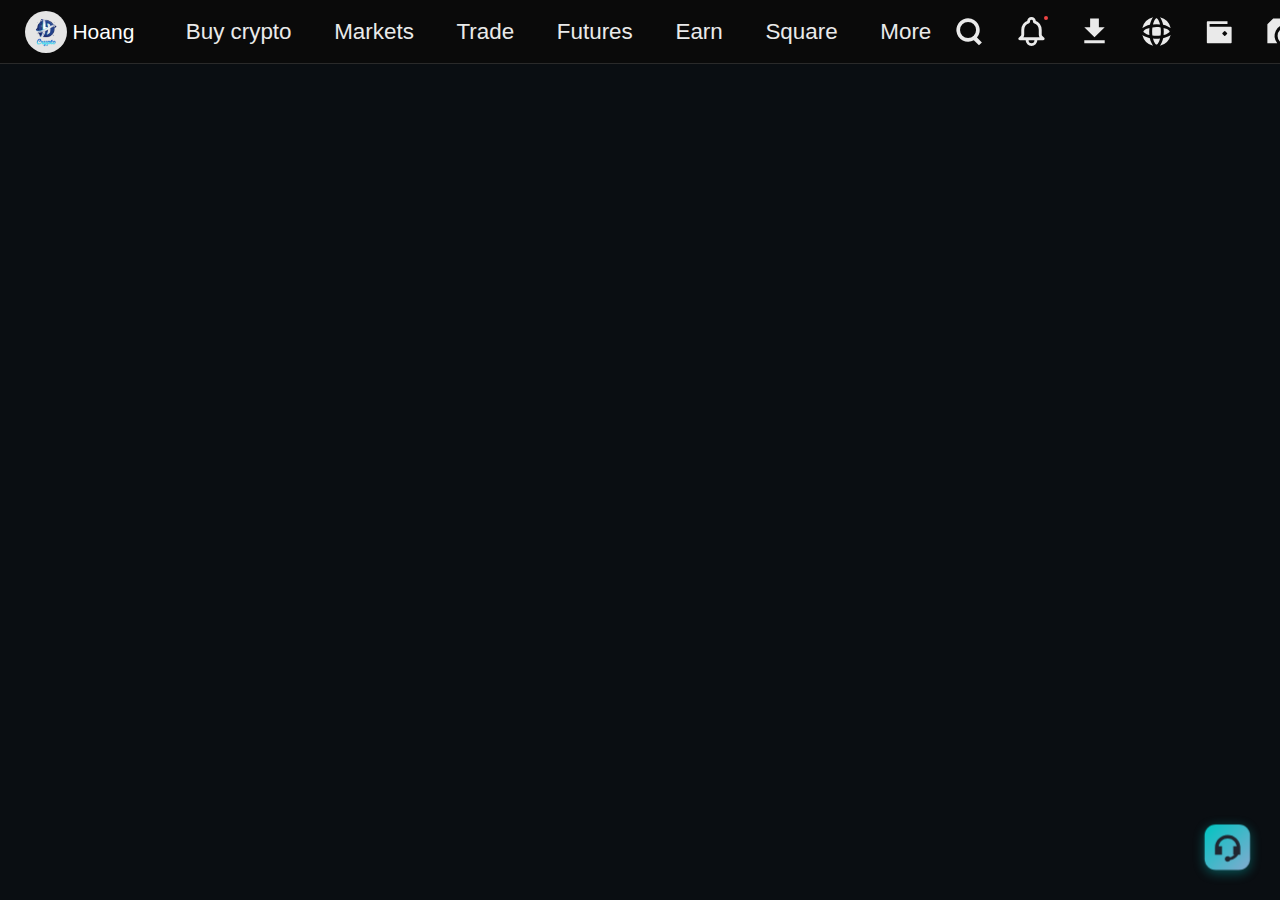
<file: Trade.html>
<!DOCTYPE html>
<html lang="en">
  <head>
    <meta charset="UTF-8" />
    <meta name="viewport" content="width=device-width, initial-scale=1.0" />
    <title>Trade - HoangCrypto©</title>
    <link rel="stylesheet" href="style.css" />
    <link rel="stylesheet" href="./Style/Trade.css" />
    <link rel="stylesheet" href="./Style/Logout.css">

    <link
      rel="apple-touch-icon"
      sizes="57x57"
      href="./Favicon//apple-icon-57x57.png"
    />
    <link
      rel="apple-touch-icon"
      sizes="60x60"
      href="./Favicon//apple-icon-60x60.png"
    />
    <link
      rel="apple-touch-icon"
      sizes="72x72"
      href="./Favicon//apple-icon-72x72.png"
    />
    <link
      rel="apple-touch-icon"
      sizes="76x76"
      href="./Favicon//apple-icon-76x76.png"
    />
    <link
      rel="apple-touch-icon"
      sizes="114x114"
      href="./Favicon//apple-icon-114x114.png"
    />
    <link
      rel="apple-touch-icon"
      sizes="120x120"
      href="./Favicon//apple-icon-120x120.png"
    />
    <link
      rel="apple-touch-icon"
      sizes="144x144"
      href="./Favicon//apple-icon-144x144.png"
    />
    <link
      rel="apple-touch-icon"
      sizes="152x152"
      href="./Favicon//apple-icon-152x152.png"
    />
    <link
      rel="apple-touch-icon"
      sizes="180x180"
      href="./Favicon//apple-icon-180x180.png"
    />
    <link
      rel="icon"
      type="image/png"
      sizes="192x192"
      href="./Favicon//android-icon-192x192.png"
    />
    <link
      rel="icon"
      type="image/png"
      sizes="32x32"
      href="./Favicon//favicon-32x32.png"
    />
    <link
      rel="icon"
      type="image/png"
      sizes="96x96"
      href="./Favicon//favicon-96x96.png"
    />
    <link
      rel="icon"
      type="image/png"
      sizes="16x16"
      href="./Favicon//favicon-16x16.png"
    />
    <link rel="manifest" href="/manifest.json" />
    <meta name="msapplication-TileColor" content="#ffffff" />
    <meta name="msapplication-TileImage" content="/ms-icon-144x144.png" />
    <meta name="theme-color" content="#ffffff" />
  </head>
  <body>
    <nav>
      <div class="nav-container">
        <!-- Left Section -->
        <div class="nav-left">
          <!-- Logo -->
            <div class="logo-icon">
              <img src="./Image/Logo 1.png" alt="Logo" />
            </div>
            <span class="logo-text">Hoang</span>
          </a>

          <!-- Main Menu -->
          <ul class="main-menu">
            <li class="buycrypto-dropdown-wrapper">
              <a href="Buy$Sell.html" class="nav-link">Buy crypto</a>
              
              <!-- Buy Crypto Dropdown Panel -->
              <div class="buycrypto-dropdown-panel">
                <div class="buycrypto-header">
                  <span class="buycrypto-label">Pay with</span>
                  <span class="buycrypto-currency">
                    <svg class="currency-icon" viewBox="0 0 24 24" fill="currentColor">
                      <path d="M12 2C6.48 2 2 6.48 2 12s4.48 10 10 10 10-4.48 10-10S17.52 2 12 2zm0 18c-4.41 0-8-3.59-8-8s3.59-8 8-8 8 3.59 8 8-3.59 8-8 8z"/>
                      <path d="M12.5 7H11v6l5.25 3.15.75-1.23-4.5-2.67z"/>
                    </svg>
                    VND
                  </span>
                </div>
                
                <ul class="buycrypto-menu-list">
                  <li>
                    <a href="Buy$Sell.html" class="buycrypto-menu-item">
                      <svg class="buycrypto-icon" viewBox="0 0 24 24" fill="currentColor">
                        <path d="M12 2C6.48 2 2 6.48 2 12s4.48 10 10 10 10-4.48 10-10S17.52 2 12 2zm0 18c-4.41 0-8-3.59-8-8s3.59-8 8-8 8 3.59 8 8-3.59 8-8 8z"/>
                        <circle cx="12" cy="12" r="3"/>
                      </svg>
                      <div class="buycrypto-menu-content">
                        <div class="buycrypto-menu-title">Buy & Sell</div>
                        <div class="buycrypto-menu-desc">Buy and sell crypto instantly</div>
                      </div>
                    </a>
                  </li>
                  <li>
                    <a href="Buy$Sell.html" class="buycrypto-menu-item">
                      <svg class="buycrypto-icon" viewBox="0 0 24 24" fill="currentColor">
                        <path d="M16 11c1.66 0 2.99-1.34 2.99-3S17.66 5 16 5c-1.66 0-3 1.34-3 3s1.34 3 3 3zm-8 0c1.66 0 2.99-1.34 2.99-3S9.66 5 8 5C6.34 5 5 6.34 5 8s1.34 3 3 3zm0 2c-2.33 0-7 1.17-7 3.5V19h14v-2.5c0-2.33-4.67-3.5-7-3.5zm8 0c-.29 0-.62.02-.97.05 1.16.84 1.97 1.97 1.97 3.45V19h6v-2.5c0-2.33-4.67-3.5-7-3.5z"/>
                      </svg>
                      <div class="buycrypto-menu-content">
                        <div class="buycrypto-menu-title">P2P trading</div>
                        <div class="buycrypto-menu-desc">Buy crypto from verified merchants</div>
                      </div>
                    </a>
                  </li>
                  <li>
                    <a href="Buy$Sell.html" class="buycrypto-menu-item">
                      <svg class="buycrypto-icon" viewBox="0 0 24 24" fill="currentColor">
                        <path d="M12 2C6.48 2 2 6.48 2 12s4.48 10 10 10 10-4.48 10-10S17.52 2 12 2zm1.41 16.09V20h-2.67v-1.93c-1.71-.36-3.16-1.46-3.27-3.4h1.96c.1 1.05.82 1.87 2.65 1.87 1.96 0 2.4-.98 2.4-1.59 0-.83-.44-1.61-2.67-2.14-2.48-.6-4.18-1.62-4.18-3.67 0-1.72 1.39-2.84 3.11-3.21V4h2.67v1.95c1.86.45 2.79 1.86 2.85 3.39H14.3c-.05-1.11-.64-1.87-2.22-1.87-1.5 0-2.4.68-2.4 1.64 0 .84.65 1.39 2.67 1.91s4.18 1.39 4.18 3.91c-.01 1.83-1.38 2.83-3.12 3.16z"/>
                      </svg>
                      <div class="buycrypto-menu-content">
                        <div class="buycrypto-menu-title">VND transfer</div>
                        <div class="buycrypto-menu-desc">VND deposit via QR Code</div>
                      </div>
                    </a>
                  </li>
                  <li>
                    <a href="Buy$Sell.html" class="buycrypto-menu-item">
                      <svg class="buycrypto-icon" viewBox="0 0 24 24" fill="currentColor">
                        <path d="M21 18v1c0 1.1-.9 2-2 2H5c-1.11 0-2-.9-2-2V5c0-1.1.89-2 2-2h14c1.1 0 2 .9 2 2v1h-9c-1.11 0-2 .9-2 2v8c0 1.1.89 2 2 2h9zm-9-2h10V8H12v8zm4-2.5c-.83 0-1.5-.67-1.5-1.5s.67-1.5 1.5-1.5 1.5.67 1.5 1.5-.67 1.5-1.5 1.5z"/>
                      </svg>
                      <div class="buycrypto-menu-content">
                        <div class="buycrypto-menu-title">Cash Conversion</div>
                        <div class="buycrypto-menu-desc">Buy Crypto with VND Balance</div>
                      </div>
                    </a>
                  </li>
                  <li>
                    <a href="Buy$Sell.html" class="buycrypto-menu-item">
                      <svg class="buycrypto-icon" viewBox="0 0 24 24" fill="currentColor">
                        <path d="M20 4H4c-1.11 0-1.99.89-1.99 2L2 18c0 1.11.89 2 2 2h16c1.11 0 2-.89 2-2V6c0-1.11-.89-2-2-2zm0 14H4v-6h16v6zm0-10H4V6h16v2z"/>
                      </svg>
                      <div class="buycrypto-menu-content">
                        <div class="buycrypto-menu-title">HoangCrypto© Card</div>
                        <div class="buycrypto-menu-desc">Spend globally with your card</div>
                      </div>
                    </a>
                  </li>
                </ul>
              </div>
            </li>
            <li><a href="market.html" class="nav-link">Markets</a></li>
            <li class="trade-dropdown-wrapper">
              <a href="Trade.html" class="nav-link">Trade</a>
              
              <!-- Trade Dropdown Panel -->
              <div class="trade-dd-panel">
                <div class="trade-dd-section">
                  <div class="trade-dd-section-title">Trade</div>
                  <ul class="trade-dd-menu-list">
                    <li>
                      <a href="Trade.html" class="trade-dd-menu-item">
                        <svg class="trade-dd-icon" viewBox="0 0 24 24" fill="currentColor">
                          <path d="M12 2C6.48 2 2 6.48 2 12s4.48 10 10 10 10-4.48 10-10S17.52 2 12 2zm0 18c-4.41 0-8-3.59-8-8s3.59-8 8-8 8 3.59 8 8-3.59 8-8 8z"/>
                          <circle cx="12" cy="12" r="3"/>
                        </svg>
                        <div class="trade-dd-menu-content">
                          <div class="trade-dd-menu-title">Spot</div>
                          <div class="trade-dd-menu-desc">Buy and sell crypto with ease</div>
                        </div>
                        <svg class="trade-dd-arrow" viewBox="0 0 24 24" fill="currentColor">
                          <path d="M8.59 16.59L13.17 12 8.59 7.41 10 6l6 6-6 6-1.41-1.41z"/>
                        </svg>
                      </a>
                    </li>
                    <li>
                      <a href="Trade.html" class="trade-dd-menu-item">
                        <svg class="trade-dd-icon" viewBox="0 0 24 24" fill="currentColor">
                          <path d="M16 11c1.66 0 2.99-1.34 2.99-3S17.66 5 16 5c-1.66 0-3 1.34-3 3s1.34 3 3 3zm-8 0c1.66 0 2.99-1.34 2.99-3S9.66 5 8 5C6.34 5 5 6.34 5 8s1.34 3 3 3zm0 2c-2.33 0-7 1.17-7 3.5V19h14v-2.5c0-2.33-4.67-3.5-7-3.5zm8 0c-.29 0-.62.02-.97.05 1.16.84 1.97 1.97 1.97 3.45V19h6v-2.5c0-2.33-4.67-3.5-7-3.5z"/>
                        </svg>
                        <div class="trade-dd-menu-content">
                          <div class="trade-dd-menu-title">Margin</div>
                          <div class="trade-dd-menu-desc">Amplify your capital and maximize fund efficiency</div>
                        </div>
                        <svg class="trade-dd-arrow" viewBox="0 0 24 24" fill="currentColor">
                          <path d="M8.59 16.59L13.17 12 8.59 7.41 10 6l6 6-6 6-1.41-1.41z"/>
                        </svg>
                      </a>
                    </li>
                    <li>
                      <a href="Trade.html" class="trade-dd-menu-item">
                        <svg class="trade-dd-icon" viewBox="0 0 24 24" fill="currentColor">
                          <path d="M3.9 12c0-1.71 1.39-3.1 3.1-3.1h4V7H7c-2.76 0-5 2.24-5 5s2.24 5 5 5h4v-1.9H7c-1.71 0-3.1-1.39-3.1-3.1zM8 13h8v-2H8v2zm9-6h-4v1.9h4c1.71 0 3.1 1.39 3.1 3.1s-1.39 3.1-3.1 3.1h-4V17h4c2.76 0 5-2.24 5-5s-2.24-5-5-5z"/>
                        </svg>
                        <div class="trade-dd-menu-content">
                          <div class="trade-dd-menu-title">Onchain</div>
                          <div class="trade-dd-menu-desc">One account, trade millions of tokens Onchain</div>
                        </div>
                        <svg class="trade-dd-arrow" viewBox="0 0 24 24" fill="currentColor">
                          <path d="M8.59 16.59L13.17 12 8.59 7.41 10 6l6 6-6 6-1.41-1.41z"/>
                        </svg>
                      </a>
                    </li>
                    <li>
                      <a href="Trade.html" class="trade-dd-menu-item">
                        <svg class="trade-dd-icon" viewBox="0 0 24 24" fill="currentColor">
                          <path d="M12 2C6.48 2 2 6.48 2 12s4.48 10 10 10 10-4.48 10-10S17.52 2 12 2zm0 18c-4.41 0-8-3.59-8-8s3.59-8 8-8 8 3.59 8 8-3.59 8-8 8zm.31-8.86c-1.77-.45-2.34-.94-2.34-1.67 0-.84.79-1.43 2.1-1.43 1.38 0 1.9.66 1.94 1.64h1.71c-.05-1.34-.87-2.57-2.49-2.97V5H10.9v1.69c-1.51.32-2.72 1.3-2.72 2.81 0 1.79 1.49 2.69 3.66 3.21 1.95.46 2.34 1.15 2.34 1.87 0 .53-.39 1.39-2.1 1.39-1.6 0-2.23-.72-2.32-1.64H8.04c.1 1.7 1.36 2.66 2.86 2.97V19h2.34v-1.67c1.52-.29 2.72-1.16 2.73-2.77-.01-2.2-1.9-2.96-3.66-3.42z"/>
                        </svg>
                        <div class="trade-dd-menu-content">
                          <div class="trade-dd-menu-title">Convert & Block Trade</div>
                          <div class="trade-dd-menu-desc">Convert crypto with one click and zero fees</div>
                        </div>
                        <svg class="trade-dd-arrow" viewBox="0 0 24 24" fill="currentColor">
                          <path d="M8.59 16.59L13.17 12 8.59 7.41 10 6l6 6-6 6-1.41-1.41z"/>
                        </svg>
                      </a>
                    </li>
                  </ul>
                </div>
                
                <div class="trade-dd-section">
                  <div class="trade-dd-section-title">Explore</div>
                  <ul class="trade-dd-menu-list">
                    <li>
                      <a href="Trade.html" class="trade-dd-menu-item">
                        <svg class="trade-dd-icon" viewBox="0 0 24 24" fill="currentColor">
                          <path d="M20 6h-2.18c.11-.31.18-.65.18-1 0-1.66-1.34-3-3-3-1.05 0-1.96.54-2.5 1.35l-.5.67-.5-.68C10.96 2.54 10.05 2 9 2 7.34 2 6 3.34 6 5c0 .35.07.69.18 1H4c-1.11 0-1.99.89-1.99 2L2 19c0 1.11.89 2 2 2h16c1.11 0 2-.89 2-2V8c0-1.11-.89-2-2-2zm-5-2c.55 0 1 .45 1 1s-.45 1-1 1-1-.45-1-1 .45-1 1-1zM9 4c.55 0 1 .45 1 1s-.45 1-1 1-1-.45-1-1 .45-1 1-1zm11 15H4v-2h16v2zm0-5H4V8h5.08L7 10.83 8.62 12 12 7.4l3.38 4.6L17 10.83 14.92 8H20v6z"/>
                        </svg>
                        <div class="trade-dd-menu-content">
                          <div class="trade-dd-menu-title">Launchhub</div>
                          <div class="trade-dd-menu-desc">Gain the edge early and start winning</div>
                        </div>
                        <svg class="trade-dd-arrow" viewBox="0 0 24 24" fill="currentColor">
                          <path d="M8.59 16.59L13.17 12 8.59 7.41 10 6l6 6-6 6-1.41-1.41z"/>
                        </svg>
                      </a>
                    </li>
                    <li>
                      <a href="Trade.html" class="trade-dd-menu-item">
                        <svg class="trade-dd-icon" viewBox="0 0 24 24" fill="currentColor">
                          <path d="M16 11c1.66 0 2.99-1.34 2.99-3S17.66 5 16 5c-1.66 0-3 1.34-3 3s1.34 3 3 3zm-8 0c1.66 0 2.99-1.34 2.99-3S9.66 5 8 5C6.34 5 5 6.34 5 8s1.34 3 3 3zm0 2c-2.33 0-7 1.17-7 3.5V19h14v-2.5c0-2.33-4.67-3.5-7-3.5zm8 0c-.29 0-.62.02-.97.05 1.16.84 1.97 1.97 1.97 3.45V19h6v-2.5c0-2.33-4.67-3.5-7-3.5z"/>
                        </svg>
                        <div class="trade-dd-menu-content">
                          <div class="trade-dd-menu-title">Copy</div>
                          <div class="trade-dd-menu-desc">Copy elite traders with one click</div>
                        </div>
                        <svg class="trade-dd-arrow" viewBox="0 0 24 24" fill="currentColor">
                          <path d="M8.59 16.59L13.17 12 8.59 7.41 10 6l6 6-6 6-1.41-1.41z"/>
                        </svg>
                      </a>
                    </li>
                    <li>
                      <a href="Trade.html" class="trade-dd-menu-item">
                        <svg class="trade-dd-icon" viewBox="0 0 24 24" fill="currentColor">
                          <path d="M20 2H4c-1 0-2 .9-2 2v3.01c0 .72.43 1.34 1 1.69V20c0 1.1 1.1 2 2 2h14c.9 0 2-.9 2-2V8.7c.57-.35 1-.97 1-1.69V4c0-1.1-1-2-2-2zm-5 12H9v-2h6v2zm0-4H9V8h6v2z"/>
                        </svg>
                        <div class="trade-dd-menu-content">
                          <div class="trade-dd-menu-title">Bots</div>
                          <div class="trade-dd-menu-desc">Simple, fast, and reliable AI trading bot</div>
                        </div>
                        <svg class="trade-dd-arrow" viewBox="0 0 24 24" fill="currentColor">
                          <path d="M8.59 16.59L13.17 12 8.59 7.41 10 6l6 6-6 6-1.41-1.41z"/>
                        </svg>
                      </a>
                    </li>
                  </ul>
                </div>
              </div>
            </li>
            <li class="futures-dropdown-wrapper">
              <a href="#" class="nav-link">Futures</a>
              
              <!-- Futures Dropdown Panel -->
              <div class="futures-dropdown-panel">
                <div class="futures-section">
                  <div class="futures-section-title">Trade</div>
                  <ul class="futures-menu-list">
                    <li>
                      <a href="#" class="futures-menu-item">
                        <svg class="futures-icon" viewBox="0 0 24 24" fill="currentColor">
                          <path d="M3.5 18.49l6-6.01 4 4L22 6.92l-1.41-1.41-7.09 7.97-4-4L2 16.99z"/>
                        </svg>
                        <div class="futures-menu-content">
                          <div class="futures-menu-title">USDT-M Futures</div>
                          <div class="futures-menu-desc">Futures settled in USDT</div>
                        </div>
                        <svg class="futures-arrow" viewBox="0 0 24 24" fill="currentColor">
                          <path d="M8.59 16.59L13.17 12 8.59 7.41 10 6l6 6-6 6-1.41-1.41z"/>
                        </svg>
                      </a>
                    </li>
                    <li>
                      <a href="#" class="futures-menu-item">
                        <svg class="futures-icon" viewBox="0 0 24 24" fill="currentColor">
                          <path d="M16 6l2.29 2.29-4.88 4.88-4-4L2 16.59 3.41 18l6-6 4 4 6.3-6.29L22 12V6z"/>
                        </svg>
                        <div class="futures-menu-content">
                          <div class="futures-menu-title">USDC-M Futures</div>
                          <div class="futures-menu-desc">Futures settled in USDC</div>
                        </div>
                        <svg class="futures-arrow" viewBox="0 0 24 24" fill="currentColor">
                          <path d="M8.59 16.59L13.17 12 8.59 7.41 10 6l6 6-6 6-1.41-1.41z"/>
                        </svg>
                      </a>
                    </li>
                    <li>
                      <a href="#" class="futures-menu-item">
                        <svg class="futures-icon" viewBox="0 0 24 24" fill="currentColor">
                          <path d="M12 2C6.48 2 2 6.48 2 12s4.48 10 10 10 10-4.48 10-10S17.52 2 12 2zm-2 15l-5-5 1.41-1.41L10 14.17l7.59-7.59L19 8l-9 9z"/>
                        </svg>
                        <div class="futures-menu-content">
                          <div class="futures-menu-title">Coin-M Futures</div>
                          <div class="futures-menu-desc">Futures settled in cryptocurrencies</div>
                        </div>
                        <svg class="futures-arrow" viewBox="0 0 24 24" fill="currentColor">
                          <path d="M8.59 16.59L13.17 12 8.59 7.41 10 6l6 6-6 6-1.41-1.41z"/>
                        </svg>
                      </a>
                    </li>
                  </ul>
                </div>
                
                <div class="futures-section">
                  <div class="futures-section-title">Explore</div>
                  <ul class="futures-menu-list">
                    <li>
                      <a href="#" class="futures-menu-item">
                        <svg class="futures-icon" viewBox="0 0 24 24" fill="currentColor">
                          <path d="M19 3H5c-1.1 0-2 .9-2 2v14c0 1.1.9 2 2 2h14c1.1 0 2-.9 2-2V5c0-1.1-.9-2-2-2zM9 17H7v-7h2v7zm4 0h-2V7h2v10zm4 0h-2v-4h2v4z"/>
                        </svg>
                        <div class="futures-menu-content">
                          <div class="futures-menu-title">Futures guide</div>
                          <div class="futures-menu-desc">A beginner-to-advanced journey in futures trading</div>
                        </div>
                        <svg class="futures-arrow" viewBox="0 0 24 24" fill="currentColor">
                          <path d="M8.59 16.59L13.17 12 8.59 7.41 10 6l6 6-6 6-1.41-1.41z"/>
                        </svg>
                      </a>
                    </li>
                    <li>
                      <a href="#" class="futures-menu-item">
                        <svg class="futures-icon" viewBox="0 0 24 24" fill="currentColor">
                          <path d="M20 6h-2.18c.11-.31.18-.65.18-1 0-1.66-1.34-3-3-3-1.05 0-1.96.54-2.5 1.35l-.5.67-.5-.68C10.96 2.54 10.05 2 9 2 7.34 2 6 3.34 6 5c0 .35.07.69.18 1H4c-1.11 0-1.99.89-1.99 2L2 19c0 1.11.89 2 2 2h16c1.11 0 2-.89 2-2V8c0-1.11-.89-2-2-2zm-5-2c.55 0 1 .45 1 1s-.45 1-1 1-1-.45-1-1 .45-1 1-1zM9 4c.55 0 1 .45 1 1s-.45 1-1 1-1-.45-1-1 .45-1 1-1zm11 15H4v-2h16v2zm0-5H4V8h5.08L7 10.83 8.62 12 12 7.4l3.38 4.6L17 10.83 14.92 8H20v6z"/>
                        </svg>
                        <div class="futures-menu-content">
                          <div class="futures-menu-title">Futures promotions</div>
                          <div class="futures-menu-desc">Generous rewards await</div>
                        </div>
                        <svg class="futures-arrow" viewBox="0 0 24 24" fill="currentColor">
                          <path d="M8.59 16.59L13.17 12 8.59 7.41 10 6l6 6-6 6-1.41-1.41z"/>
                        </svg>
                      </a>
                    </li>
                    <li>
                      <a href="#" class="futures-menu-item">
                        <svg class="futures-icon" viewBox="0 0 24 24" fill="currentColor">
                          <path d="M3.5 18.49l6-6.01 4 4L22 6.92l-1.41-1.41-7.09 7.97-4-4L2 16.99z"/>
                        </svg>
                        <div class="futures-menu-content">
                          <div class="futures-menu-title">Stock futures</div>
                          <div class="futures-menu-desc">Diversified issues, unified in USDT</div>
                        </div>
                        <svg class="futures-arrow" viewBox="0 0 24 24" fill="currentColor">
                          <path d="M8.59 16.59L13.17 12 8.59 7.41 10 6l6 6-6 6-1.41-1.41z"/>
                        </svg>
                      </a>
                    </li>
                  </ul>
                </div>
              </div>
            </li>
            <li class="earn-dropdown-wrapper">
              <a href="#" class="nav-link">Earn</a>
              
              <!-- Earn Dropdown Panel -->
              <div class="earn-dropdown-panel">
                <ul class="earn-menu-list">
                  <li>
                    <a href="#" class="earn-menu-item">
                      <img src="./Image/Overview.png" alt="Overview Icon"/>
                      <div class="earn-menu-content">
                        <div class="earn-menu-title">Overview</div>
                        <div class="earn-menu-desc">A variety of products to grow your assets</div>
                      </div>
                    </a>
                  </li>
                  <li>
                    <a href="#" class="earn-menu-item">
                      <img src="./Image/Simple Earn.png" alt="Simple Earn">
                      <div class="earn-menu-content">
                        <div class="earn-menu-title">Simple Earn</div>
                        <div class="earn-menu-desc">Deposit and withdraw anytime to earn flexible returns with zero risk</div>
                      </div>
                    </a>
                  </li>
                  <li>
                    <a href="#" class="earn-menu-item">
                      <img src="./Image/On-Chain Earn.png" alt="On-Chain Earn">
                      <div class="earn-menu-content">
                        <div class="earn-menu-title">On-chain Earn</div>
                        <div class="earn-menu-desc">Earn profits daily without risking principal</div>
                      </div>
                      <svg class="earn-arrow" viewBox="0 0 24 24" fill="currentColor">
                        <path d="M8.59 16.59L13.17 12 8.59 7.41 10 6l6 6-6 6-1.41-1.41z"/>
                      </svg>
                    </a>
                  </li>
                  <li>
                    <a href="#" class="earn-menu-item">
                      <img src="./Image/Structured Earn.png" alt="Structured Earn">
                      <div class="earn-menu-content">
                        <div class="earn-menu-title">Structured Earn</div>
                        <div class="earn-menu-desc">Robust financial innovation to navigate market swings</div>
                      </div>
                      <svg class="earn-arrow" viewBox="0 0 24 24" fill="currentColor">
                        <path d="M8.59 16.59L13.17 12 8.59 7.41 10 6l6 6-6 6-1.41-1.41z"/>
                      </svg>
                    </a>
                  </li>
                  <li>
                    <a href="#" class="earn-menu-item">
                      <img src="./Image/VIP and Wealth.png" alt="VIP and Wealth">
                      <div class="earn-menu-content">
                        <div class="earn-menu-title">VIP and Wealth Management</div>
                        <div class="earn-menu-desc">Premium services for smart wealth management</div>
                      </div>
                      <svg class="earn-arrow" viewBox="0 0 24 24" fill="currentColor">
                        <path d="M8.59 16.59L13.17 12 8.59 7.41 10 6l6 6-6 6-1.41-1.41z"/>
                      </svg>
                    </a>
                  </li>
                  <li>
                    <a href="#" class="earn-menu-item">
                    <img src="./Image/Loán.png" alt="Loans">
                      <div class="earn-menu-content">
                        <div class="earn-menu-title">Loans</div>
                        <div class="earn-menu-desc">Flexible borrowing with high fund security</div>
                      </div>
                      <svg class="earn-arrow" viewBox="0 0 24 24" fill="currentColor">
                        <path d="M8.59 16.59L13.17 12 8.59 7.41 10 6l6 6-6 6-1.41-1.41z"/>
                      </svg>
                    </a>
                  </li>
                </ul>
              </div>
            </li>
            <li class="square-dropdown-wrapper">
              <a href="#" class="nav-link">Square</a>
              
              <!-- Square Dropdown Panel -->
              <div class="square-dropdown-panel">
                <ul class="square-menu-list">
                  <li>
                    <a href="#" class="square-menu-item">
                      <svg class="square-icon" viewBox="0 0 24 24" fill="currentColor">
                        <path d="M9 17l3-2.94c-.39-.04-.68-.06-1-.06-2.67 0-8 1.34-8 4v2h9l-3-3zm2-5c2.21 0 4-1.79 4-4s-1.79-4-4-4-4 1.79-4 4 1.79 4 4 4"/>
                        <path d="M15.47 20.5L12 17l1.4-1.41 2.07 2.08 5.13-5.17 1.4 1.41z"/>
                      </svg>
                      <div class="square-menu-content">
                        <div class="square-menu-title">Insights</div>
                        <div class="square-menu-desc">Insights from experts</div>
                      </div>
                    </a>
                  </li>
                  <li>
                    <a href="#" class="square-menu-item">
                      <svg class="square-icon" viewBox="0 0 24 24" fill="currentColor">
                        <path d="M19 3H5c-1.1 0-2 .9-2 2v14c0 1.1.9 2 2 2h14c1.1 0 2-.9 2-2V5c0-1.1-.9-2-2-2zM9 17H7v-7h2v7zm4 0h-2V7h2v10zm4 0h-2v-4h2v4z"/>
                      </svg>
                      <div class="square-menu-content">
                        <div class="square-menu-title">News</div>
                        <div class="square-menu-desc">Latest media articles</div>
                      </div>
                    </a>
                  </li>
                  <li>
                    <a href="#" class="square-menu-item">
                      <svg class="square-icon" viewBox="0 0 24 24" fill="currentColor">
                        <path d="M17 10.5V7c0-.55-.45-1-1-1H4c-.55 0-1 .45-1 1v10c0 .55.45 1 1 1h12c.55 0 1-.45 1-1v-3.5l4 4v-11l-4 4z"/>
                      </svg>
                      <div class="square-menu-content">
                        <div class="square-menu-title">HoangCrypto© Live</div>
                        <div class="square-menu-desc">Crypto titans reveal their wealth code live</div>
                      </div>
                    </a>
                  </li>
                  <li>
                    <a href="#" class="square-menu-item">
                      <svg class="square-icon" viewBox="0 0 24 24" fill="currentColor">
                        <path d="M5 13.18v4L12 21l7-3.82v-4L12 17l-7-3.82zM12 3L1 9l11 6 9-4.91V17h2V9L12 3z"/>
                      </svg>
                      <div class="square-menu-content">
                        <div class="square-menu-title">HoangCrypto© Academy</div>
                        <div class="square-menu-desc">Learn about crypto and the blockchain</div>
                      </div>
                    </a>
                  </li>
                  <li>
                    <a href="#" class="square-menu-item">
                      <svg class="square-icon" viewBox="0 0 24 24" fill="currentColor">
                        <path d="M19 3H5c-1.1 0-2 .9-2 2v14c0 1.1.9 2 2 2h14c1.1 0 2-.9 2-2V5c0-1.1-.9-2-2-2zM9 17H7v-7h2v7zm4 0h-2V7h2v10zm4 0h-2v-4h2v4z"/>
                      </svg>
                      <div class="square-menu-content">
                        <div class="square-menu-title">HoangCrypto© Blog</div>
                        <div class="square-menu-desc">In-depth analysis, Trading strategies, Market outlook</div>
                      </div>
                    </a>
                  </li>
                  <li>
                    <a href="#" class="square-menu-item">
                      <svg class="square-icon" viewBox="0 0 24 24" fill="currentColor">
                        <path d="M12 3L1 9l4 2.18v6L12 21l7-3.82v-6l2-1.09V17h2V9L12 3zm6.82 6L12 12.72 5.18 9 12 5.28 18.82 9zM17 15.99l-5 2.73-5-2.73v-3.72L12 15l5-2.73v3.72z"/>
                      </svg>
                      <div class="square-menu-content">
                        <div class="square-menu-title">HoangCrypto© Research</div>
                        <div class="square-menu-desc">Everything you need to know about the blockchain world</div>
                      </div>
                    </a>
                  </li>
                </ul>
              </div>
            </li>
            <li class="more-dropdown-wrapper">
              <a href="#" class="nav-link">More</a>
              
              <!-- More Dropdown Panel -->
              <div class="more-dropdown-panel">
                <div class="more-column">
                  <h3 class="more-column-title">Promotions and resources</h3>
                  <ul class="more-menu-list">
                    <li>
                      <a href="#" class="more-menu-item">
                        <svg class="more-icon" viewBox="0 0 24 24" fill="currentColor">
                          <path d="M12 2C6.48 2 2 6.48 2 12s4.48 10 10 10 10-4.48 10-10S17.52 2 12 2zm1 15h-2v-2h2v2zm0-4h-2V7h2v6z"/>
                        </svg>
                        <span>Help Center</span>
                      </a>
                    </li>
                    <li>
                      <a href="#" class="more-menu-item">
                        <svg class="more-icon" viewBox="0 0 24 24" fill="currentColor">
                          <path d="M12 22c1.1 0 2-.9 2-2h-4c0 1.1.89 2 2 2zm6-6v-5c0-3.07-1.64-5.64-4.5-6.32V4c0-.83-.67-1.5-1.5-1.5s-1.5.67-1.5 1.5v.68C7.63 5.36 6 7.92 6 11v5l-2 2v1h16v-1l-2-2z"/>
                        </svg>
                        <span>Announcement Center</span>
                      </a>
                    </li>
                    <li>
                      <a href="#" class="more-menu-item">
                        <svg class="more-icon" viewBox="0 0 24 24" fill="currentColor">
                          <path d="M20 6h-2.18c.11-.31.18-.65.18-1 0-1.66-1.34-3-3-3-1.05 0-1.96.54-2.5 1.35l-.5.67-.5-.68C10.96 2.54 10.05 2 9 2 7.34 2 6 3.34 6 5c0 .35.07.69.18 1H4c-1.11 0-1.99.89-1.99 2L2 19c0 1.11.89 2 2 2h16c1.11 0 2-.89 2-2V8c0-1.11-.89-2-2-2zm-5-2c.55 0 1 .45 1 1s-.45 1-1 1-1-.45-1-1 .45-1 1-1zM9 4c.55 0 1 .45 1 1s-.45 1-1 1-1-.45-1-1 .45-1 1-1zm11 15H4v-2h16v2zm0-5H4V8h5.08L7 10.83 8.62 12 12 7.4l3.38 4.6L17 10.83 14.92 8H20v6z"/>
                        </svg>
                        <span>Rewards</span>
                      </a>
                    </li>
                    <li>
                      <a href="#" class="more-menu-item">
                        <svg class="more-icon" viewBox="0 0 24 24" fill="currentColor">
                          <path d="M18 8h-1V6c0-2.76-2.24-5-5-5S7 3.24 7 6v2H6c-1.1 0-2 .9-2 2v10c0 1.1.9 2 2 2h12c1.1 0 2-.9 2-2V10c0-1.1-.9-2-2-2zm-6 9c-1.1 0-2-.9-2-2s.9-2 2-2 2 .9 2 2-.9 2-2 2zm3.1-9H8.9V6c0-1.71 1.39-3.1 3.1-3.1 1.71 0 3.1 1.39 3.1 3.1v2z"/>
                        </svg>
                        <span>Referral</span>
                      </a>
                    </li>
                    <li>
                      <a href="#" class="more-menu-item">
                        <svg class="more-icon" viewBox="0 0 24 24" fill="currentColor">
                          <path d="M20 2H4c-1.1 0-1.99.9-1.99 2L2 22l4-4h14c1.1 0 2-.9 2-2V4c0-1.1-.9-2-2-2zm-7 9h-2V5h2v6zm0 4h-2v-2h2v2z"/>
                        </svg>
                        <span>Submit feedback</span>
                      </a>
                    </li>
                  </ul>
                </div>
                
                <div class="more-column">
                  <h3 class="more-column-title">Institution</h3>
                  <ul class="more-menu-list">
                    <li>
                      <a href="#" class="more-menu-item">
                        <svg class="more-icon" viewBox="0 0 24 24" fill="currentColor">
                          <path d="M12 7V3H2v18h20V7H12zM6 19H4v-2h2v2zm0-4H4v-2h2v2zm0-4H4V9h2v2zm0-4H4V5h2v2zm4 12H8v-2h2v2zm0-4H8v-2h2v2zm0-4H8V9h2v2zm0-4H8V5h2v2zm10 12h-8v-2h2v-2h-2v-2h2v-2h-2V9h8v10zm-2-8h-2v2h2v-2zm0 4h-2v2h2v-2z"/>
                        </svg>
                        <span>Institutional</span>
                      </a>
                    </li>
                    <li>
                      <a href="#" class="more-menu-item">
                        <svg class="more-icon" viewBox="0 0 24 24" fill="currentColor">
                          <path d="M20 6h-4V4c0-1.11-.89-2-2-2h-4c-1.11 0-2 .89-2 2v2H4c-1.11 0-1.99.89-1.99 2L2 19c0 1.11.89 2 2 2h16c1.11 0 2-.89 2-2V8c0-1.11-.89-2-2-2zm-6 0h-4V4h4v2z"/>
                        </svg>
                        <span>PRO program</span>
                      </a>
                    </li>
                    <li>
                      <a href="#" class="more-menu-item">
                        <svg class="more-icon" viewBox="0 0 24 24" fill="currentColor">
                          <path d="M12 2C6.48 2 2 6.48 2 12s4.48 10 10 10 10-4.48 10-10S17.52 2 12 2zm-2 15l-5-5 1.41-1.41L10 14.17l7.59-7.59L19 8l-9 9z"/>
                        </svg>
                        <span>VIP program</span>
                      </a>
                    </li>
                    <li>
                      <a href="#" class="more-menu-item">
                        <svg class="more-icon" viewBox="0 0 24 24" fill="currentColor">
                          <path d="M21 18v1c0 1.1-.9 2-2 2H5c-1.11 0-2-.9-2-2V5c0-1.1.89-2 2-2h14c1.1 0 2 .9 2 2v1h-9c-1.11 0-2 .9-2 2v8c0 1.1.89 2 2 2h9zm-9-2h10V8H12v8zm4-2.5c-.83 0-1.5-.67-1.5-1.5s.67-1.5 1.5-1.5 1.5.67 1.5 1.5-.67 1.5-1.5 1.5z"/>
                        </svg>
                        <span>Broker program</span>
                      </a>
                    </li>
                    <li>
                      <a href="#" class="more-menu-item">
                        <svg class="more-icon" viewBox="0 0 24 24" fill="currentColor">
                          <path d="M9.4 16.6L4.8 12l4.6-4.6L8 6l-6 6 6 6 1.4-1.4zm5.2 0l4.6-4.6-4.6-4.6L16 6l6 6-6 6-1.4-1.4z"/>
                        </svg>
                        <span>APIs</span>
                      </a>
                    </li>
                    <li>
                      <a href="#" class="more-menu-item">
                        <svg class="more-icon" viewBox="0 0 24 24" fill="currentColor">
                          <path d="M19.35 10.04C18.67 6.59 15.64 4 12 4c-1.48 0-2.85.43-4.01 1.17l1.46 1.46C10.21 6.23 11.08 6 12 6c3.04 0 5.5 2.46 5.5 5.5v.5H19c1.66 0 3 1.34 3 3 0 1.13-.64 2.11-1.56 2.62l1.45 1.45C23.16 18.16 24 16.68 24 15c0-2.64-2.05-4.78-4.65-4.96zM3 5.27l2.75 2.74C2.56 8.15 0 10.77 0 14c0 3.31 2.69 6 6 6h11.73l2 2L21 20.73 4.27 4 3 5.27zM7.73 10l8 8H6c-2.21 0-4-1.79-4-4s1.79-4 4-4h1.73z"/>
                        </svg>
                        <span>Fiat OTC</span>
                      </a>
                    </li>
                  </ul>
                </div>
                
                <div class="more-column">
                  <h3 class="more-column-title">Programs</h3>
                  <ul class="more-menu-list">
                    <li>
                      <a href="#" class="more-menu-item">
                        <svg class="more-icon" viewBox="0 0 24 24" fill="currentColor">
                          <path d="M16.5 3c-1.74 0-3.41.81-4.5 2.09C10.91 3.81 9.24 3 7.5 3 4.42 3 2 5.42 2 8.5c0 3.78 3.4 6.86 8.55 11.54L12 21.35l1.45-1.32C18.6 15.36 22 12.28 22 8.5 22 5.42 19.58 3 16.5 3zm-4.4 15.55l-.1.1-.1-.1C7.14 14.24 4 11.39 4 8.5 4 6.5 5.5 5 7.5 5c1.54 0 3.04.99 3.57 2.36h1.87C13.46 5.99 14.96 5 16.5 5c2 0 3.5 1.5 3.5 3.5 0 2.89-3.14 5.74-7.9 10.05z"/>
                        </svg>
                        <span>Affiliates</span>
                      </a>
                    </li>
                    <li>
                      <a href="#" class="more-menu-item">
                        <svg class="more-icon" viewBox="0 0 24 24" fill="currentColor">
                          <path d="M12 12c2.21 0 4-1.79 4-4s-1.79-4-4-4-4 1.79-4 4 1.79 4 4 4zm0 2c-2.67 0-8 1.34-8 4v2h16v-2c0-2.66-5.33-4-8-4z"/>
                        </svg>
                        <span>Booster Platform</span>
                      </a>
                    </li>
                    <li>
                      <a href="#" class="more-menu-item">
                        <svg class="more-icon" viewBox="0 0 24 24" fill="currentColor">
                          <path d="M12 2L2 7v10c0 5.55 3.84 10.74 9 12 5.16-1.26 9-6.45 9-12V7l-10-5zm0 10.99h7c-.53 4.12-3.28 7.79-7 8.94V12H5V9.41l7-3.5v7.08z"/>
                        </svg>
                        <span>HoangCrypto© Builders</span>
                      </a>
                    </li>
                    <li>
                      <a href="#" class="more-menu-item">
                        <svg class="more-icon" viewBox="0 0 24 24" fill="currentColor">
                          <path d="M12 1L3 5v6c0 5.55 3.84 10.74 9 12 5.16-1.26 9-6.45 9-12V5l-9-4zm0 10.99h7c-.53 4.12-3.28 7.79-7 8.94V12H5V9.41l7-3.5v7.08z"/>
                        </svg>
                        <span>Asset custody</span>
                      </a>
                    </li>
                    <li>
                      <a href="#" class="more-menu-item">
                        <svg class="more-icon" viewBox="0 0 24 24" fill="currentColor">
                          <path d="M20 8h-3V4H3c-1.1 0-2 .9-2 2v11h2c0 1.66 1.34 3 3 3s3-1.34 3-3h6c0 1.66 1.34 3 3 3s3-1.34 3-3h2v-5l-3-4zM6 18.5c-.83 0-1.5-.67-1.5-1.5s.67-1.5 1.5-1.5 1.5.67 1.5 1.5-.67 1.5-1.5 1.5zm13.5-9l1.96 2.5H17V9.5h2.5zm-1.5 9c-.83 0-1.5-.67-1.5-1.5s.67-1.5 1.5-1.5 1.5.67 1.5 1.5-.67 1.5-1.5 1.5z"/>
                        </svg>
                        <span>Tax API</span>
                      </a>
                    </li>
                    <li>
                      <a href="#" class="more-menu-item">
                        <svg class="more-icon" viewBox="0 0 24 24" fill="currentColor">
                          <path d="M12 2C6.48 2 2 6.48 2 12s4.48 10 10 10 10-4.48 10-10S17.52 2 12 2zm-2 15l-5-5 1.41-1.41L10 14.17l7.59-7.59L19 8l-9 9z"/>
                        </svg>
                        <span>GetAgent membership</span>
                      </a>
                    </li>
                  </ul>
                </div>
              </div>
            </li>
          </ul>
        </div>

        <!-- Right Section -->
        <div class="nav-right">
          <!-- Icons Group -->
          <div class="icon-group">
            <!-- Search -->
            <button
              class="icon-btn"
              title="Search"
              onclick="toggleSearchPanel()"
            >
              <svg data-v-4c61dab4="" xmlns="http://www.w3.org/2000/svg" viewBox="0 0 24 24" fill="currentColor" aria-hidden="true"><path d="M17.135 16.135a8 8 0 10-2.18 1.82L18.5 21.5l2-2-3.365-3.365zM16.5 11a5.5 5.5 0 11-11 0 5.5 5.5 0 0111 0z"></path></svg>
            </button>

            <!-- Notification -->
            <div class="notification-wrapper">
              <button class="icon-btn notification-btn" title="Notifications">
                <svg fill="none" stroke="currentColor" viewBox="0 0 24 24">
                  <path
                    stroke-linecap="round"
                    stroke-linejoin="round"
                    stroke-width="2"
                    d="M15 17h5l-1.405-1.405A2.032 2.032 0 0118 14.158V11a6.002 6.002 0 00-4-5.659V5a2 2 0 10-4 0v.341C7.67 6.165 6 8.388 6 11v3.159c0 .538-.214 1.055-.595 1.436L4 17h5m6 0v1a3 3 0 11-6 0v-1m6 0H9"
                  />
                </svg>
                <span class="notification-badge"></span>
              </button>
              
              <!-- Notification Panel -->
              <div class="notification-panel">
                <div class="notification-header">
                  <h3>Notifications</h3>
                  <a href="#" class="view-all">View all</a>
                </div>
                
                <div class="notification-tabs">
                  <button class="notification-tab active">Announcements</button>
                  <button class="notification-tab">Promotions</button>
                  <button class="notification-tab">Market updates</button>
                </div>
                
                <div class="notification-content">
                  <div class="notification-item">
                    <h4 class="notification-title">Announcement on HoangCrypto© listing CSCOUSDT, ...</h4>
                    <p class="notification-text">To further diversify our trading products and empower users with more investment choices, HoangCrypto© has listed the ...</p>
                    <div class="notification-footer">
                      <span class="notification-time">2025-11-10 18:02:10</span>
                      <a href="#" class="notification-link">Show more</a>
                    </div>
                  </div>
                  
                  <div class="notification-item">
                    <h4 class="notification-title">HoangCrypto© announcement on system upgrades for certa...</h4>
                    <p class="notification-text">HoangCrypto© will be upgrading certain spot and futures trading pairs on November 12, 2025 (UTC+8). Users are advised to avoid ...</p>
                    <div class="notification-footer">
                      <span class="notification-time">2025-11-10 16:31:43</span>
                      <a href="#" class="notification-link">Show more</a>
                    </div>
                  </div>
                  
                  <div class="notification-item">
                    <h4 class="notification-title">Stock Futures Rush: Trade popular stock futures an...</h4>
                    <p class="notification-text">The Stock Futures Rush is now live—don't miss your chance! Join HoangCrypto© now to trade popular stock futures and seize yo...</p>
                    <div class="notification-footer">
                      <span class="notification-time">2025-11-10 15:02:00</span>
                      <a href="#" class="notification-link">Show more</a>
                    </div>
                  </div>
                  
                  <div class="notification-item">
                    <h4 class="notification-title">HoangCrypto© margin trading to support BGB cross margin ...</h4>
                    <p class="notification-text">Thank you for supporting HoangCrypto© margin trading. Starting from November 12, 2025, 11:00 AM (UTC+8), HoangCrypto© margin tradin...</p>
                    <div class="notification-footer">
                      <span class="notification-time">2025-11-10 11:33:53</span>
                      <a href="#" class="notification-link">Show more</a>
                    </div>
                  </div>
                </div>
              </div>
            </div>

            <!-- Download -->
            <div class="download-wrapper">
              <button class="icon-btn" title="Download App">
                <svg xmlns="http://www.w3.org/2000/svg" viewBox="0 0 24 24" fill="currentColor" aria-hidden="true"><path d="M19 9h-4V3H9v6H5l7 7 7-7zM5 18v2h14v-2H5z"></path></svg>
              </button>
              
              <!-- QR Code Dropdown Panel -->
              <div class="qr-dropdown-panel">
                <div class="qr-code-container">
                  <img src="./Image/Qr-code.jpg" alt="QR Code" class="qr-code-image">
                </div>
                <div class="qr-text">Download the app</div>
                <button class="qr-other-options">Other options</button>
              </div>
            </div>

            <!-- Language -->
            <div class="language-hover-wrapper">
              <button class="icon-btn" title="Language">
                <svg xmlns="http://www.w3.org/2000/svg" viewBox="0 0 24 24" fill="currentColor" aria-hidden="true">
                  <path d="M12.002 2.998c.11 0 .364.065.735.466.362.39.744 1.008 1.091 1.846.223.537.423 1.145.593 1.812a23.4 23.4 0 00-4.838 0c.17-.667.37-1.275.593-1.812.347-.838.73-1.456 1.09-1.847.372-.4.625-.465.736-.465zM9.187 9.183a21 21 0 012.815-.185c.985 0 1.93.066 2.815.185.12.885.185 1.83.185 2.815 0 .985-.066 1.93-.185 2.815-.933.125-1.873.187-2.815.185-.985 0-1.93-.066-2.815-.185a21 21 0 01-.185-2.815c0-.985.066-1.93.185-2.815zm-2.06 5.234a23.4 23.4 0 010-4.838c-.668.17-1.277.37-1.813.593-.838.347-1.456.73-1.847 1.09-.4.372-.465.625-.465.736 0 .111.065.364.465.735.391.362 1.01.744 1.847 1.091.59.24 1.196.439 1.813.593zm2.456 2.457c1.609.168 3.23.168 4.838 0-.17.667-.37 1.276-.593 1.812-.347.838-.729 1.456-1.09 1.847-.372.4-.625.465-.736.465-.11 0-.364-.065-.735-.465-.362-.39-.744-1.009-1.09-1.847a13.4 13.4 0 01-.594-1.812zm7.294-2.457c.167-1.608.167-3.23 0-4.838.618.155 1.224.353 1.813.593.838.347 1.456.73 1.847 1.09.4.372.465.625.465.736 0 .111-.065.364-.465.735-.39.362-1.009.744-1.847 1.091-.537.223-1.146.423-1.813.593zm-.328-6.966c-.2-.994-.492-1.967-.873-2.907-.367-.884-.808-1.665-1.319-2.267a10.02 10.02 0 017.366 7.366c-.602-.51-1.383-.952-2.267-1.319-.94-.38-1.913-.673-2.907-.873zm0 9.094a16.3 16.3 0 01-.873 2.907c-.367.884-.808 1.665-1.319 2.267a10.02 10.02 0 007.366-7.366c-.602.51-1.383.952-2.267 1.32-.85.352-1.832.65-2.907.872zM9.647 21.72c-.51-.602-.952-1.383-1.319-2.267-.38-.94-.673-1.913-.873-2.907-.994-.2-1.967-.492-2.907-.873-.884-.367-1.666-.808-2.267-1.319a10.02 10.02 0 007.366 7.366zM7.455 7.451c.223-1.075.52-2.056.873-2.907.367-.884.808-1.665 1.32-2.267A10.02 10.02 0 002.28 9.643c.601-.51 1.383-.952 2.267-1.319a16.3 16.3 0 012.907-.873z"></path></svg>
              </button>
              
              <!-- Language Panel -->
              <div class="language-hover-panel">
                <div class="language-panel-tabs">
                  <button class="language-tab active" data-tab="language">Language</button>
                  <button class="language-tab" data-tab="currency">Currency</button>
                </div>
                <div class="language-panel-content">
                  <div class="language-tab-content active" data-content="language">
                    <div class="language-option-item active">
                      <span>English</span>
                    </div>
                    <div class="language-option-item">
                      <span>Tiếng Việt</span>
                    </div>
                  </div>
                  <div class="language-tab-content" data-content="currency">
                    <div class="language-option-item active">
                      <span>USD</span>
                    </div>
                    <div class="language-option-item">
                      <span>VND</span>
                    </div>
                  </div>
                </div>
              </div>
            </div>
            
            <!-- Wallet Icon -->
            <div class="wallet-wrapper">
              <button class="icon-btn wallet-btn" title="Wallet">
                <svg data-v-95699822="" xmlns="http://www.w3.org/2000/svg" viewBox="0 0 24 24" fill="currentColor" aria-hidden="true"><path d="M5.889 8.75V6.875h12.275V5H4.514A.513.513 0 004 5.512v3.665c0 .015 0 .03.002.045v10.31a.47.47 0 00.472.468h16.054a.47.47 0 00.472-.469V9.22a.47.47 0 00-.472-.469H5.888zm8.835 5.02a.466.466 0 010-.664l1.22-1.212a.475.475 0 01.668 0l1.221 1.212a.466.466 0 010 .663l-1.22 1.212a.475.475 0 01-.668 0l-1.221-1.212z"></path></svg>
              </button>
              
              <!-- Wallet Panel -->
              <div class="wallet-panel">
                <div class="wallet-header">
                  <div class="wallet-balance">
                    <div class="balance-label">Total asset value</div>
                    <div class="balance-amount-container">
                      <span class="balance-amount">0.00 BTC</span>
                      <div class="currency-dropdown">
                        <button class="currency-dropdown-btn">
                          <svg xmlns="http://www.w3.org/2000/svg" viewBox="0 0 24 24" fill="currentColor">
                            <path d="M7 10l5 5 5-5z"/>
                          </svg>
                        </button>
                        <div class="currency-dropdown-menu">
                          <div class="currency-option active" data-currency="BTC" onclick="changeCurrency('BTC')">
                            <span>BTC</span>
                          </div>
                          <div class="currency-option" data-currency="VND" onclick="changeCurrency('VND')">
                            <span>VND</span>
                          </div>
                          <div class="currency-option" data-currency="USDT" onclick="changeCurrency('USDT')">
                            <span>USDT</span>
                          </div>
                        </div>
                      </div>
                    </div>
                    <div class="balance-usd">≈ 0.00 VND</div>
                  </div>
                </div>
                
                <div class="wallet-actions">
                  <div class="wallet-action-item">
                    <div class="action-icon">
                      <svg xmlns="http://www.w3.org/2000/svg" viewBox="0 0 24 24" fill="currentColor">
                        <path d="M19 13h-6v6h-2v-6H5v-2h6V5h2v6h6v2z"/>
                      </svg>
                    </div>
                    <span class="action-label">Deposit</span>
                  </div>
                  
                  <div class="wallet-action-item">
                    <div class="action-icon">
                      <svg xmlns="http://www.w3.org/2000/svg" viewBox="0 0 24 24" fill="currentColor">
                        <path d="M19 13H5v-2h14v2z"/>
                      </svg>
                    </div>
                    <span class="action-label">Withdraw</span>
                  </div>
                  
                  <div class="wallet-action-item">
                    <div class="action-icon">
                      <svg xmlns="http://www.w3.org/2000/svg" viewBox="0 0 24 24" fill="currentColor">
                        <path d="M9 12l2 2 4-4m6 2a9 9 0 11-18 0 9 9 0 0118 0z"/>
                      </svg>
                    </div>
                    <span class="action-label">Transfer</span>
                  </div>
                </div>
                
                <div class="wallet-content">
                  <div class="wallet-item">
                    <div class="wallet-icon">
                      <svg xmlns="http://www.w3.org/2000/svg" viewBox="0 0 24 24" fill="currentColor">
                        <path d="M12 2L2 7l10 5 10-5-10-5zM2 17l10 5 10-5M2 12l10 5 10-5"/>
                      </svg>
                    </div>
                    <span class="wallet-label">Assets</span>
                  </div>
                  
                  <div class="wallet-item">
                    <div class="wallet-icon">
                      <svg xmlns="http://www.w3.org/2000/svg" viewBox="0 0 24 24" fill="currentColor">
                        <path d="M12 2l3.09 6.26L22 9.27l-5 4.87 1.18 6.88L12 17.77l-6.18 3.25L7 14.14 2 9.27l6.91-1.01L12 2z"/>
                      </svg>
                    </div>
                    <span class="wallet-label">Spot</span>
                  </div>
                  
                  <div class="wallet-item">
                    <div class="wallet-icon">
                      <svg xmlns="http://www.w3.org/2000/svg" viewBox="0 0 24 24" fill="currentColor">
                        <path d="M9 11H7l3-3 3 3h-2v8h-2v-8zm5-5c0 3.31-2.69 6-6 6s-6-2.69-6-6 2.69-6 6-6 6 2.69 6 6z"/>
                      </svg>
                    </div>
                    <span class="wallet-label">Margin</span>
                  </div>
                  
                  <div class="wallet-item">
                    <div class="wallet-icon">
                      <svg xmlns="http://www.w3.org/2000/svg" viewBox="0 0 24 24" fill="currentColor">
                        <path d="M20 7h-4V4c0-1.1-.9-2-2-2h-4c-1.1 0-2 .9-2 2v3H4c-1.1 0-2 .9-2 2v11c0 1.1.9 2 2 2h16c1.1 0 2-.9 2-2V9c0-1.1-.9-2-2-2z"/>
                      </svg>
                    </div>
                    <span class="wallet-label">Futures</span>
                  </div>
                  
                  <div class="wallet-item">
                    <div class="wallet-icon">
                      <svg xmlns="http://www.w3.org/2000/svg" viewBox="0 0 24 24" fill="currentColor">
                        <path d="M12 2C6.48 2 2 6.48 2 12s4.48 10 10 10 10-4.48 10-10S17.52 2 12 2z"/>
                      </svg>
                    </div>
                    <span class="wallet-label">On-chain</span>
                  </div>
                  
                  <div class="wallet-item">
                    <div class="wallet-icon">
                      <svg xmlns="http://www.w3.org/2000/svg" viewBox="0 0 24 24" fill="currentColor">
                        <path d="M19 3H5c-1.1 0-2 .9-2 2v14c0 1.1.9 2 2 2h14c1.1 0 2-.9 2-2V5c0-1.1-.9-2-2-2z"/>
                      </svg>
                    </div>
                    <span class="wallet-label">OTC</span>
                  </div>
                  
                  <div class="wallet-item">
                    <div class="wallet-icon">
                      <svg xmlns="http://www.w3.org/2000/svg" viewBox="0 0 24 24" fill="currentColor">
                        <path d="M20 6h-2.18c.11-.31.18-.65.18-1a2.996 2.996 0 00-5.5-1.65l-.5.67-.5-.68C10.96 2.54 10.05 2 9 2 7.34 2 6 3.34 6 5c0 .35.07.69.18 1H4c-1.11 0-1.99.89-1.99 2L2 19c0 1.11.89 2 2 2h16c1.11 0 2-.89 2-2V8c0-1.11-.89-2-2-2z"/>
                      </svg>
                    </div>
                    <span class="wallet-label">Futures copy trading</span>
                  </div>
                  
                  <div class="wallet-item">
                    <div class="wallet-icon">
                      <svg xmlns="http://www.w3.org/2000/svg" viewBox="0 0 24 24" fill="currentColor">
                        <path d="M9 12l2 2 4-4m6 2a9 9 0 11-18 0 9 9 0 0118 0z"/>
                      </svg>
                    </div>
                    <span class="wallet-label">Bots</span>
                  </div>
                  
                  <div class="wallet-item">
                    <div class="wallet-icon">
                      <svg xmlns="http://www.w3.org/2000/svg" viewBox="0 0 24 24" fill="currentColor">
                        <path d="M4 6H2v14c0 1.1.9 2 2 2h14v-2H4V6zm16-4H8c-1.1 0-2 .9-2 2v12c0 1.1.9 2 2 2h12c1.1 0 2-.9 2-2V4c0-1.1-.9-2-2-2z"/>
                      </svg>
                    </div>
                    <span class="wallet-label">Earn</span>
                  </div>
                </div>
              </div>
            </div>
            
            <!-- Order Icon -->
            <div class="order-wrapper">
              <button class="icon-btn order-btn" title="Orders">
                <svg xmlns="http://www.w3.org/2000/svg" viewBox="0 0 24 24" fill="currentColor" aria-hidden="true"><path d="M16 9a6 6 0 110 12 6 6 0 010-12zm-1.001 8h4v-2h-2v-4h-2v6z"></path><path d="M15.999 7a8 8 0 00-6.245 13H2.999V7l4-4h9v4z"></path></svg>
              </button>
              
              <!-- Order Panel -->
              <div class="order-panel">
                <div class="order-header">
                  <h3>Orders</h3>
                </div>
                
                <div class="order-content">
                  <div class="order-item">
                    <div class="order-icon">
                      <svg xmlns="http://www.w3.org/2000/svg" viewBox="0 0 24 24" fill="currentColor">
                        <path d="M12 2l3.09 6.26L22 9.27l-5 4.87 1.18 6.88L12 17.77l-6.18 3.25L7 14.14 2 9.27l6.91-1.01L12 2z"/>
                      </svg>
                    </div>
                    <div class="order-info">
                      <div class="order-name">Spot orders</div>
                    </div>
                  </div>
                  
                  <div class="order-item">
                    <div class="order-icon">
                      <svg xmlns="http://www.w3.org/2000/svg" viewBox="0 0 24 24" fill="currentColor">
                        <path d="M9 11H7l3-3 3 3h-2v8h-2v-8zm5-5c0 3.31-2.69 6-6 6s-6-2.69-6-6 2.69-6 6-6 6 2.69 6 6zm-4 0c0-1.1-.9-2-2-2s-2 .9-2 2 .9 2 2 2 2-.9 2-2z"/>
                      </svg>
                    </div>
                    <div class="order-info">
                      <div class="order-name">Margin orders</div>
                    </div>
                  </div>
                  
                  <div class="order-item">
                    <div class="order-icon">
                      <svg xmlns="http://www.w3.org/2000/svg" viewBox="0 0 24 24" fill="currentColor">
                        <path d="M20 7h-4V4c0-1.1-.9-2-2-2h-4c-1.1 0-2 .9-2 2v3H4c-1.1 0-2 .9-2 2v11c0 1.1.9 2 2 2h16c1.1 0 2-.9 2-2V9c0-1.1-.9-2-2-2zM10 4h4v3h-4V4zm10 18H4V9h16v13z"/>
                      </svg>
                    </div>
                    <div class="order-info">
                      <div class="order-name">Futures orders</div>
                    </div>
                  </div>
                  
                  <div class="order-item">
                    <div class="order-icon">
                      <svg xmlns="http://www.w3.org/2000/svg" viewBox="0 0 24 24" fill="currentColor">
                        <path d="M12 2C6.48 2 2 6.48 2 12s4.48 10 10 10 10-4.48 10-10S17.52 2 12 2zm-2 15l-5-5 1.41-1.41L10 14.17l7.59-7.59L19 8l-9 9z"/>
                      </svg>
                    </div>
                    <div class="order-info">
                      <div class="order-name">On-chain orders</div>
                    </div>
                  </div>
                  
                  <div class="order-item">
                    <div class="order-icon">
                      <svg xmlns="http://www.w3.org/2000/svg" viewBox="0 0 24 24" fill="currentColor">
                        <path d="M19 3H5c-1.1 0-2 .9-2 2v14c0 1.1.9 2 2 2h14c1.1 0 2-.9 2-2V5c0-1.1-.9-2-2-2zM9 17H7v-7h2v7zm4 0h-2V7h2v10zm4 0h-2v-4h2v4z"/>
                      </svg>
                    </div>
                    <div class="order-info">
                      <div class="order-name">OTC records</div>
                    </div>
                  </div>
                  
                  <div class="order-item">
                    <div class="order-icon">
                      <svg xmlns="http://www.w3.org/2000/svg" viewBox="0 0 24 24" fill="currentColor">
                        <path d="M12 2l3.09 6.26L22 9.27l-5 4.87 1.18 6.88L12 17.77l-6.18 3.25L7 14.14 2 9.27l6.91-1.01L12 2z"/>
                      </svg>
                    </div>
                    <div class="order-info">
                      <div class="order-name">Convert history</div>
                    </div>
                  </div>
                  
                  <div class="order-item">
                    <div class="order-icon">
                      <svg xmlns="http://www.w3.org/2000/svg" viewBox="0 0 24 24" fill="currentColor">
                        <path d="M11.99 2C6.47 2 2 6.48 2 12s4.47 10 9.99 10C17.52 22 22 17.52 22 12S17.52 2 11.99 2zM12 20c-4.42 0-8-3.58-8-8s3.58-8 8-8 8 3.58 8 8-3.58 8-8 8z"/>
                      </svg>
                    </div>
                    <div class="order-info">
                      <div class="order-name">Crypto Loans history</div>
                    </div>
                  </div>
                  
                  <div class="order-item">
                    <div class="order-icon">
                      <svg xmlns="http://www.w3.org/2000/svg" viewBox="0 0 24 24" fill="currentColor">
                        <path d="M4 6H2v14c0 1.1.9 2 2 2h14v-2H4V6zm16-4H8c-1.1 0-2 .9-2 2v12c0 1.1.9 2 2 2h12c1.1 0 2-.9 2-2V4c0-1.1-.9-2-2-2zm-1 9H9V9h10v2zm-4 4H9v-2h6v2zm4-8H9V5h10v2z"/>
                      </svg>
                    </div>
                    <div class="order-info">
                      <div class="order-name">Earn history</div>
                    </div>
                  </div>
                  
                  <div class="order-item">
                    <div class="order-icon">
                      <svg xmlns="http://www.w3.org/2000/svg" viewBox="0 0 24 24" fill="currentColor">
                        <path d="M21 5H3c-1.1 0-2 .9-2 2v10c0 1.1.9 2 2 2h18c1.1 0 2-.9 2-2V7c0-1.1-.9-2-2-2zm0 12H3V7h18v10z"/>
                      </svg>
                    </div>
                    <div class="order-info">
                      <div class="order-name">Voucher history</div>
                    </div>
                  </div>
                </div>
              </div>
            </div>
            
            <!-- Avatar -->
            <div class="avatar-wrapper">
              <a href="dashboard.html" class="icon-btn user-avatar" style="cursor: pointer;">
                <img src="./Image/Avatar 3.png" alt="User Avatar" class="avatar-img" />
              </a>
              
              <!-- Avatar Dropdown Panel -->
              <div class="avatar-panel">
                <div class="avatar-panel-header">
                  <div class="avatar-user-info">
                    <a href="dashboard.html" class="avatar-username" style="cursor: pointer; text-decoration: none; color: inherit;">BGUSER-6GL62PVG</a>
                    <div class="avatar-uid">UID: 125650975</div>
                    <div class="avatar-badge">
                      <span class="unverified-badge">
                        <svg xmlns="http://www.w3.org/2000/svg" viewBox="0 0 24 24" fill="currentColor">
                          <path d="M12 1L3 5v6c0 5.55 3.84 10.74 9 12 5.16-1.26 9-6.45 9-12V5l-9-4z"/>
                        </svg>
                        Unverified
                      </span>
                      <span class="vip-badge">
                        <svg xmlns="http://www.w3.org/2000/svg" viewBox="0 0 24 24" fill="currentColor">
                          <path d="M12 17.27L18.18 21l-1.64-7.03L22 9.24l-7.19-.61L12 2 9.19 8.63 2 9.24l5.46 4.73L5.82 21z"/>
                        </svg>
                        VIP
                      </span>
                    </div>
                  </div>
                  <div class="avatar-balance-info">
                    <div class="balance-promo">
                      Reach an asset balance of 15,000 USDT to receive a VIP trial pass
                    </div>
                    <div class="balance-display">
                      <span class="balance-icon">🪙</span>
                      <span class="balance-value">15,000</span>
                      <button class="deposit-btn">Deposit</button>
                    </div>
                  </div>
                </div>
                
                <div class="avatar-panel-content">
                  <div class="avatar-menu-item">
                    <div class="menu-item-icon">
                      <svg xmlns="http://www.w3.org/2000/svg" viewBox="0 0 24 24" fill="currentColor">
                        <path d="M12 1L3 5v6c0 5.55 3.84 10.74 9 12 5.16-1.26 9-6.45 9-12V5l-9-4z"/>
                      </svg>
                    </div>
                    <span class="menu-item-label">Security</span>
                  </div>
                  
                  <div class="avatar-menu-item">
                    <div class="menu-item-icon">
                      <svg xmlns="http://www.w3.org/2000/svg" viewBox="0 0 24 24" fill="currentColor">
                        <path d="M12 2C6.48 2 2 6.48 2 12s4.48 10 10 10 10-4.48 10-10S17.52 2 12 2zm0 3c1.66 0 3 1.34 3 3s-1.34 3-3 3-3-1.34-3-3 1.34-3 3-3zm0 14.2c-2.5 0-4.71-1.28-6-3.22.03-1.99 4-3.08 6-3.08 1.99 0 5.97 1.09 6 3.08-1.29 1.94-3.5 3.22-6 3.22z"/>
                      </svg>
                    </div>
                    <span class="menu-item-label">Identity verification</span>
                  </div>
                  
                  <div class="avatar-menu-item">
                    <div class="menu-item-icon">
                      <svg xmlns="http://www.w3.org/2000/svg" viewBox="0 0 24 24" fill="currentColor">
                        <path d="M20 6h-2.18c.11-.31.18-.65.18-1a2.996 2.996 0 00-5.5-1.65l-.5.67-.5-.68C10.96 2.54 10.05 2 9 2 7.34 2 6 3.34 6 5c0 .35.07.69.18 1H4c-1.11 0-1.99.89-1.99 2L2 19c0 1.11.89 2 2 2h16c1.11 0 2-.89 2-2V8c0-1.11-.89-2-2-2z"/>
                      </svg>
                    </div>
                    <span class="menu-item-label">Rewards</span>
                    <span class="menu-item-badge">3 points</span>
                  </div>
                  
                  <div class="avatar-menu-item">
                    <div class="menu-item-icon">
                      <svg xmlns="http://www.w3.org/2000/svg" viewBox="0 0 24 24" fill="currentColor">
                        <path d="M21 5H3c-1.1 0-2 .9-2 2v10c0 1.1.9 2 2 2h18c1.1 0 2-.9 2-2V7c0-1.1-.9-2-2-2zm0 12H3V7h18v10z"/>
                      </svg>
                    </div>
                    <span class="menu-item-label">Coupons</span>
                    <span class="menu-item-badge">2 tasks</span>
                  </div>
                  
                  <div class="avatar-menu-item">
                    <div class="menu-item-icon">
                      <svg xmlns="http://www.w3.org/2000/svg" viewBox="0 0 24 24" fill="currentColor">
                        <path d="M12 2l3.09 6.26L22 9.27l-5 4.87 1.18 6.88L12 17.77l-6.18 3.25L7 14.14 2 9.27l6.91-1.01L12 2z"/>
                      </svg>
                    </div>
                    <span class="menu-item-label">Promotion Center</span>
                  </div>
                  
                  <div class="avatar-menu-item">
                    <div class="menu-item-icon">
                      <svg xmlns="http://www.w3.org/2000/svg" viewBox="0 0 24 24" fill="currentColor">
                        <path d="M20 8h-3V4H3c-1.1 0-2 .9-2 2v11h2c0 1.66 1.34 3 3 3s3-1.34 3-3h6c0 1.66 1.34 3 3 3s3-1.34 3-3h2v-5l-3-4zM6 18.5c-.83 0-1.5-.67-1.5-1.5s.67-1.5 1.5-1.5 1.5.67 1.5 1.5-.67 1.5-1.5 1.5zm13.5-9l1.96 2.5H17V9.5h2.5zm-1.5 9c-.83 0-1.5-.67-1.5-1.5s.67-1.5 1.5-1.5 1.5.67 1.5 1.5-.67 1.5-1.5 1.5z"/>
                      </svg>
                    </div>
                    <span class="menu-item-label">Address book</span>
                  </div>
                  
                  <div class="avatar-menu-item">
                    <div class="menu-item-icon">
                      <svg xmlns="http://www.w3.org/2000/svg" viewBox="0 0 24 24" fill="currentColor">
                        <path d="M21 10.12h-6.78l2.74-2.82c-2.73-2.7-7.15-2.8-9.88-.1-2.73 2.71-2.73 7.08 0 9.79s7.15 2.71 9.88 0C18.32 15.65 19 14.08 19 12.1h2c0 1.98-.88 4.55-2.64 6.29-3.51 3.48-9.21 3.48-12.72 0-3.5-3.47-3.53-9.11-.02-12.58 3.51-3.49 9.14-3.49 12.65 0L21 3v7.12zM12.5 8v4.25l3.5 2.08-.72 1.21L11 13V8h1.5z"/>
                      </svg>
                    </div>
                    <span class="menu-item-label">API keys</span>
                  </div>
                  
                  <div class="avatar-referral">
                    <div class="referral-icon">
                      <svg xmlns="http://www.w3.org/2000/svg" viewBox="0 0 24 24" fill="currentColor">
                        <path d="M16 11c1.66 0 2.99-1.34 2.99-3S17.66 5 16 5c-1.66 0-3 1.34-3 3s1.34 3 3 3zm-8 0c1.66 0 2.99-1.34 2.99-3S9.66 5 8 5C6.34 5 5 6.34 5 8s1.34 3 3 3zm0 2c-2.33 0-7 1.17-7 3.5V19h14v-2.5c0-2.33-4.67-3.5-7-3.5zm8 0c-.29 0-.62.02-.97.05 1.16.84 1.97 1.97 1.97 3.45V19h6v-2.5c0-2.33-4.67-3.5-7-3.5z"/>
                      </svg>
                    </div>
                    <div class="referral-content">
                      <div class="referral-text">Become a Premier Inviter and enjoy a 25% rebate</div>
                      <div class="referral-code">6GL62PVG</div>
                    </div>
                    <button class="copy-btn">
                      <svg xmlns="http://www.w3.org/2000/svg" viewBox="0 0 24 24" fill="currentColor">
                        <path d="M16 1H4c-1.1 0-2 .9-2 2v14h2V3h12V1zm3 4H8c-1.1 0-2 .9-2 2v14c0 1.1.9 2 2 2h11c1.1 0 2-.9 2-2V7c0-1.1-.9-2-2-2zm0 16H8V7h11v14z"/>
                      </svg>
                    </button>
                  </div>
                  
                  <div class="avatar-menu-item">
                    <div class="menu-item-icon">
                      <svg xmlns="http://www.w3.org/2000/svg" viewBox="0 0 24 24" fill="currentColor">
                        <path d="M16 11c1.66 0 2.99-1.34 2.99-3S17.66 5 16 5c-1.66 0-3 1.34-3 3s1.34 3 3 3zm-8 0c1.66 0 2.99-1.34 2.99-3S9.66 5 8 5C6.34 5 5 6.34 5 8s1.34 3 3 3zm0 2c-2.33 0-7 1.17-7 3.5V19h14v-2.5c0-2.33-4.67-3.5-7-3.5zm8 0c-.29 0-.62.02-.97.05 1.16.84 1.97 1.97 1.97 3.45V19h6v-2.5c0-2.33-4.67-3.5-7-3.5z"/>
                      </svg>
                    </div>
                    <span class="menu-item-label">Sub accounts</span>
                  </div>
                  
                  <div class="avatar-menu-item">
                    <div class="menu-item-icon">
                      <svg xmlns="http://www.w3.org/2000/svg" viewBox="0 0 24 24" fill="currentColor">
                        <path d="M19.14 12.94c.04-.3.06-.61.06-.94 0-.32-.02-.64-.07-.94l2.03-1.58c.18-.14.23-.41.12-.61l-1.92-3.32c-.12-.22-.37-.29-.59-.22l-2.39.96c-.5-.38-1.03-.7-1.62-.94L14.4 2.81c-.04-.24-.24-.41-.48-.41h-3.84c-.24 0-.43.17-.47.41l-.36 2.54c-.59.24-1.13.57-1.62.94l-2.39-.96c-.22-.08-.47 0-.59.22L2.74 8.87c-.12.21-.08.47.12.61l2.03 1.58c-.05.3-.09.63-.09.94s.02.64.07.94l-2.03 1.58c-.18.14-.23.41-.12.61l1.92 3.32c.12.22.37.29.59.22l2.39-.96c.5.38 1.03.7 1.62.94l.36 2.54c.05.24.24.41.48.41h3.84c.24 0 .44-.17.47-.41l.36-2.54c.59-.24 1.13-.56 1.62-.94l2.39.96c.22.08.47 0 .59-.22l1.92-3.32c.12-.22.07-.47-.12-.61l-2.01-1.58zM12 15.6c-1.98 0-3.6-1.62-3.6-3.6s1.62-3.6 3.6-3.6 3.6 1.62 3.6 3.6-1.62 3.6-3.6 3.6z"/>
                      </svg>
                    </div>
                    <span class="menu-item-label">Settings</span>
                  </div>
                  
                  <div class="avatar-menu-item">
                    <div class="menu-item-icon">
                      <svg xmlns="http://www.w3.org/2000/svg" viewBox="0 0 24 24" fill="currentColor">
                        <path d="M9 2c-1.05 0-2.05.16-3 .46 4.06 1.27 7 5.06 7 9.54 0 4.48-2.94 8.27-7 9.54.95.3 1.95.46 3 .46 5.52 0 10-4.48 10-10S14.52 2 9 2z"/>
                      </svg>
                    </div>
                    <span class="menu-item-label">Dark mode</span>
                    <label class="toggle-switch">
                      <input type="checkbox" id="avatarDarkModeToggle">
                      <span class="toggle-slider"></span>
                    </label>
                  </div>
                  
                  <div class="avatar-menu-item logout-item">
                    <div class="menu-item-icon">
                      <svg xmlns="http://www.w3.org/2000/svg" viewBox="0 0 24 24" fill="currentColor">
                        <path d="M17 7l-1.41 1.41L18.17 11H8v2h10.17l-2.58 2.58L17 17l5-5zM4 5h8V3H4c-1.1 0-2 .9-2 2v14c0 1.1.9 2 2 2h8v-2H4V5z"/>
                      </svg>
                    </div>
                    <span class="menu-item-label">Log out</span>
                  </div>
                </div>
              </div>
            </div>
            
            <!-- Theme Toggle -->
            <button class="icon-btn theme-toggle-btn" id="themeToggle">
              <svg class="sun-icon" fill="none" stroke="currentColor" viewBox="0 0 24 24">
                <path stroke-linecap="round" stroke-linejoin="round" stroke-width="2" d="M12 3v1m0 16v1m9-9h-1M4 12H3m15.364 6.364l-.707-.707M6.343 6.343l-.707-.707m12.728 0l-.707.707M6.343 17.657l-.707.707M16 12a4 4 0 11-8 0 4 4 0 018 0z"/>
              </svg>
              <svg class="moon-icon" fill="none" stroke="currentColor" viewBox="0 0 24 24">
                <path stroke-linecap="round" stroke-linejoin="round" stroke-width="2" d="M20.354 15.354A9 9 0 018.646 3.646 9.003 9.003 0 0012 21a9.003 9.003 0 008.354-5.646z"/>
              </svg>
            </button>
          </div>
          <!-- Mobile Menu Button -->
          <button class="mobile-menu-btn">
            <svg fill="none" stroke="currentColor" viewBox="0 0 24 24">
              <path
                stroke-linecap="round"
                stroke-linejoin="round"
                stroke-width="2"
                d="M4 6h16M4 12h16M4 18h16"
              />
            </svg>
          </button>
        </div>
      </div>
    </nav>



     <!-- Floating Support Button -->
    <button class="floating-support-btn" title="Support">
      <svg viewBox="0 0 28 29" class="chat-icon">
        <path fill-rule="evenodd" clip-rule="evenodd" d="M24.5023 20.4105V14.5771C24.5023 14.2147 24.4839 13.8566 24.4481 13.5036C24.4449 13.4725 24.4416 13.4415 24.4382 13.4105C23.8579 8.16054 19.4069 4.07715 14.0023 4.07715C8.2033 4.07715 3.50229 8.77816 3.50229 14.5771V20.4105H9.33562V13.4105H6.50814C7.06932 9.77621 10.2109 6.99381 14.0023 6.99381C17.7937 6.99381 20.9353 9.77621 21.4964 13.4105H18.669V20.4105H19.7178C18.6728 21.4345 17.3539 22.1799 15.8812 22.5266C15.4563 21.9507 14.7729 21.5771 14.0023 21.5771C12.7136 21.5771 11.669 22.6218 11.669 23.9105C11.669 25.1991 12.7136 26.2438 14.0023 26.2438C14.9526 26.2438 15.7702 25.6757 16.134 24.8606C18.8766 24.295 21.2285 22.6599 22.7342 20.4105H24.5023Z" fill="#202630"></path></svg>
    </button>
    <script src="./Js/Trade.js"></script>
  </body>
</html>
</file>
<file: style.css>
* {
  margin: 0;
  padding: 0;
  box-sizing: border-box;
}

body {
  font-family: "Inter", sans-serif;
  background: #121212;
  color: #eaeaea;
  transition: background 0.3s ease, color 0.3s ease;
}

/* Light Mode */
body.light-mode {
  background: #f5f5f5;
  color: #1a1a1a;
}

body.light-mode nav {
  background: #ffffff;
  border-bottom: 1px solid #e0e0e0;
}

body.light-mode .logo-text {
  color: #1a1a1a;
}

body.light-mode .nav-link {
  color: #1a1a1a;
}

body.light-mode .nav-link:hover {
  color: #00c6c2;
}

body.light-mode .icon-btn {
  color: #1a1a1a;
}

body.light-mode .search-btn svg,
body.light-mode .notification-btn svg,
body.light-mode .language-btn svg {
  color: #1a1a1a;
  stroke: #1a1a1a;
}

body.light-mode .icon-btn:hover {
  background: #f0f0f0;
  color: #00c6c2;
}

body.light-mode .search-btn:hover svg,
body.light-mode .notification-btn:hover svg,
body.light-mode .language-btn:hover svg {
  color: #00c6c2;
  stroke: #00c6c2;
}

body.light-mode .btn-login {
  background: #f0f0f0;
  color: #1a1a1a;
  border: 1px solid #e0e0e0;
}

body.light-mode .btn-login:hover {
  background: #00c6c2;
  color: #ffffff;
}

body.light-mode .btn-signup {
  color: #1a1a1a;
  border: 1px solid #1a1a1a;
}

body.light-mode .btn-signup:hover {
  background: #00c6c2;
  color: #ffffff;
  border-color: #00c6c2;
}

body.light-mode .theme-toggle-btn {
  border-color: #e0e0e0;
}

body.light-mode .theme-toggle-btn:hover {
  background: #f0f0f0;
}

body.light-mode .theme-toggle-btn svg {
  color: #1a1a1a;
}

body.light-mode .divider {
  background: #e0e0e0;
}

/* Dropdown panels in light mode */
body.light-mode .buycrypto-dropdown-panel,
body.light-mode .trade-dropdown-panel,
body.light-mode .futures-dropdown-panel,
body.light-mode .earn-dropdown-panel,
body.light-mode .square-dropdown-panel,
body.light-mode .more-dropdown-panel {
  background: #ffffff;
  border-color: #e0e0e0;
  box-shadow: 0 8px 32px rgba(0, 0, 0, 0.1);
}

body.light-mode .buycrypto-dropdown-panel::before,
body.light-mode .trade-dropdown-panel::before,
body.light-mode .futures-dropdown-panel::before,
body.light-mode .earn-dropdown-panel::before,
body.light-mode .square-dropdown-panel::before,
body.light-mode .more-dropdown-panel::before {
  background: #ffffff;
  border-left-color: #e0e0e0;
  border-top-color: #e0e0e0;
}

body.light-mode .buycrypto-header,
body.light-mode .trade-section,
body.light-mode .futures-section {
  border-bottom-color: #e0e0e0;
}

body.light-mode .buycrypto-menu-item:hover,
body.light-mode .trade-menu-item:hover,
body.light-mode .futures-menu-item:hover,
body.light-mode .earn-menu-item:hover,
body.light-mode .square-menu-item:hover,
body.light-mode .more-menu-item:hover {
  background: #f5f5f5;
}

body.light-mode .buycrypto-menu-title,
body.light-mode .trade-menu-title,
body.light-mode .futures-menu-title,
body.light-mode .earn-menu-title,
body.light-mode .square-menu-title,
body.light-mode .more-column-title,
body.light-mode .trade-section-title,
body.light-mode .futures-section-title {
  color: #1a1a1a;
}

body.light-mode .buycrypto-menu-desc,
body.light-mode .trade-menu-desc,
body.light-mode .futures-menu-desc,
body.light-mode .square-menu-desc {
  color: #666;
}

body.light-mode .buycrypto-label {
  color: #666;
}

body.light-mode .buycrypto-currency {
  background: #f0f0f0;
  border-color: #e0e0e0;
  color: #1a1a1a;
}

/* Notification panel in light mode */
body.light-mode .notification-panel {
  background: #ffffff;
  border-color: #e0e0e0;
  box-shadow: 0 8px 32px rgba(0, 0, 0, 0.1);
}

body.light-mode .notification-panel::before {
  background: #ffffff;
  border-left-color: #e0e0e0;
  border-top-color: #e0e0e0;
}

body.light-mode .notification-header {
  background: #ffffff;
}

body.light-mode .notification-header h3 {
  color: #1a1a1a;
}

body.light-mode .notification-tabs {
  background: #ffffff;
  border-bottom-color: #e0e0e0;
}

body.light-mode .notification-tab {
  color: #666;
}

body.light-mode .notification-tab.active,
body.light-mode .notification-tab:hover {
  color: #1a1a1a;
}

body.light-mode .notification-tab.active {
  border-bottom-color: #1a1a1a;
}

body.light-mode .notification-item {
  border-bottom-color: #e0e0e0;
}

body.light-mode .notification-item:hover {
  background: #f5f5f5;
}

body.light-mode .notification-title {
  color: #1a1a1a;
}

body.light-mode .notification-text {
  color: #666;
}

body.light-mode .notification-content::-webkit-scrollbar-track {
  background: #ffffff;
}

body.light-mode .notification-content::-webkit-scrollbar-thumb {
  background: #e0e0e0;
}

body.light-mode .notification-content::-webkit-scrollbar-thumb:hover {
  background: #d0d0d0;
}

body.light-mode .more-menu-item:hover,
body.light-mode .more-menu-item:hover span {
  color: #1a1a1a;
}

body.light-mode .more-column-title {
  color: #1a1a1a;
}

body.light-mode .more-menu-item {
  color: #1a1a1a;
}

body.light-mode .search-section-title,
body.light-mode .trader-name {
  color: #1a1a1a;
}

body.light-mode .search-coin-name,
body.light-mode .search-symbol {
  color: #1a1a1a;
}

body.light-mode .view-all {
  color: #00c6c2;
}

body.light-mode .view-all:hover {
  opacity: 0.8;
}

/* Search panel in light mode */
body.light-mode .search-overlay {
  background: rgba(255, 255, 255, 0.7);
}

body.light-mode .search-panel {
  background: #ffffff;
  border-color: #e0e0e0;
  box-shadow: 0 8px 32px rgba(0, 0, 0, 0.1);
}

body.light-mode .search-input {
  background: #f5f5f5;
  color: #1a1a1a;
  border-color: #e0e0e0;
}

body.light-mode .search-input::placeholder {
  color: #999;
}

body.light-mode .search-input:focus {
  border-color: #00c6c2;
}

body.light-mode .close-search-btn {
  color: #1a1a1a;
}

body.light-mode .close-search-btn:hover {
  background: #f0f0f0;
}

/* Navbar */
nav {
  background: #0a0a0a;
  border-bottom: 1px solid #2a2a2a;
  position: sticky;
  top: 0;
  z-index: 1000;
}

.nav-container {
  max-width: 100%;
  margin: 0 auto;
  padding: 0 36px;
  display: flex;
  align-items: center;
  justify-content: space-between;
  height: 90px;
}

/* Left Section */
.nav-left {
  display: flex;
  align-items: center;
  gap: 7.5px;
}

/* Logo */
.logo-icon {
  width: 60px;
  height: 60px;
  background-color: #e5e5e5;
  border-radius: 50%;
}
.logo-icon img {
  width: 100%;
  height: 100%;
  object-fit: cover;
}

.logo-text {
  font-size: 30px;
  font-weight: 500px;
  color: #fff;
}

/* Main Menu */
.main-menu {
  display: flex;
  align-items: center;
  gap: 19px;
  list-style: none;
  margin-left: 45px;
}

.nav-link {
  display: block;
  padding: 13px 21px;
  color: #eaeaea;
  text-decoration: none;
  font-size: 32px;
  font-weight: 500;
  position: relative;
  transition: color 0.2s ease;
}

.nav-link:hover {
  color: #00c6c2;
}

.nav-link::after {
  content: "";
  position: absolute;
  bottom: -8px;
  left: 0;
  width: 0;
  height: 2px;
  background: #00c6c2;
  transition: width 0.3s ease;
}

.nav-link:hover::after {
  width: 100%;
}

/* Right Section */
.nav-right {
  display: flex;
  align-items: center;
  gap: 18px;
}

.icon-group {
  display: flex;
  align-items: center;
  gap: 40px;
}

.icon-btn {
  width: 52.25px;
  height: 52.25px;
  display: flex;
  align-items: center;
  justify-content: center;
  background: none;
  border: none;
  color: #eaeaea;
  cursor: pointer;
  border-radius: 12px;
  transition: all 0.2s ease;
  position: relative;
}

.icon-btn:hover {
  color: #00c6c2;
  background: #1a1a1a;
  transform: scale(1.1);
}

.icon-btn svg {
  width: 50px;
  height: 50px;
}

.notification-badge {
  position: absolute;
  top: 6px;
  right: 6px;
  width: 8px;
  height: 8px;
  background: #ef4444;
  border-radius: 50%;
  border: 2px solid #0a0a0a;
}
/* Search Panel */
.search-panel {
  position: absolute;
  margin-right: 150px;
  top: 60px;
  right: 24px;
  width: 300px;
  max-height: 476px;
  background: #141414;
  border: 1px solid #383636;
  border-radius: 8.4px;
  transform: translateY(-10px);
  opacity: 0;
  visibility: hidden;
  transition: all 0.3s ease;
  z-index: 999;
  overflow-y: auto;
  box-shadow: 0 5.6px 22.4px rgba(0, 0, 0, 0.6);
}

.search-panel.active {
  transform: translateY(0);
  opacity: 1;
  visibility: visible;
  width: 600px;
  max-height: 650px;
}

/* Increase size of elements inside active search panel by 1.3x */
.search-panel.active .search-input {
  padding: 5px 10px 5px 30px;
  font-size: 15px;
}

.search-panel.active .search-icon-input svg {
  width: 15px;
  height: 15px;
}

.search-panel.active .search-icon-input {
  left: 5px;
}

.search-panel.active .search-pair-item {
  padding: 7.28px 9.1px;
  gap: 7.28px;
  margin: 2px 0;
}

.search-panel.active .pair-number {
  font-size: 10.01px;
  min-width: 12.74px;
}

.search-panel.active .pair-name {
  font-size: 10.92px;
}

.search-panel.active .pair-multiplier {
  padding: 1.82px 5.46px;
  font-size: 9.1px;
}

.search-panel.active .earn-card {
  padding: 12.74px;
  margin: 3px;
}

.search-panel.active .earn-icon {
  width: 29.12px;
  height: 29.12px;
  font-size: 14.56px;
  margin-bottom: 9.1px;
}

.search-panel.active .earn-token {
  font-size: 11.83px;
}

.search-panel.active .earn-type {
  font-size: 9.1px;
}

.search-panel.active .earn-apr {
  font-size: 12.74px;
}

.search-panel.active .earn-label {
  font-size: 8.19px;
}

.search-panel.active .trader-card {
  padding: 10.92px;
  gap: 9.1px;
  margin: 3px 0;
}

.search-panel.active .trader-avatar {
  width: 36.4px;
  height: 36.4px;
}

.search-panel.active .search-section-title {
  font-size: 13.65px;
}

.search-panel.active .arrow-btn {
  width: 25.48px;
  height: 25.48px;
}

.search-panel.active .arrow-btn svg {
  width: 12.74px;
  height: 12.74px;
}

.search-panel.active .search-panel-header {
  padding: 18.2px;
}

.search-panel.active .search-panel-content {
  padding: 18.2px;
}

.search-panel.active .search-section {
  margin-bottom: 21.84px;
}

.search-panel.active .search-section-header {
  margin-bottom: 10.92px;
}

.search-panel.active .top-searches-grid {
  gap: 10.92px;
}

.search-panel.active .earn-cards-grid {
  gap: 10.92px;
}

.search-panel.active .copy-trading-cards {
  gap: 10.92px;
}

.search-panel.active .search-nav-arrows {
  gap: 7.28px;
}

.search-panel.active .trader-name {
  font-size: 11.83px;
  margin-bottom: 2.73px;
}

.search-panel.active .trader-stats {
  font-size: 9.1px;
}

.search-panel.active .trader-profit {
  font-size: 12.74px;
}

.search-panel.active .market-badge {
  padding: 1.82px 5.46px;
  font-size: 8.19px;
  margin-left: 5.46px;
}

.search-overlay {
  position: fixed;
  top: 0;
  left: 0;
  right: 0;
  bottom: 0;
  background: rgba(0, 0, 0, 0.4);
  opacity: 0;
  visibility: hidden;
  transition: all 0.3s ease;
  z-index: 998;
}

.search-overlay.active {
  opacity: 1;
  visibility: visible;
}

.search-panel-header {
  padding: 14px;
  border-bottom: 1px solid #2a2a2a;
}

.search-input-wrapper {
  position: relative;
}

.search-input {
  width: 100%;
  padding: 7px 11.2px 7px 28px;
  background: #0a0a0a;
  border: 1px solid #2a2a2a;
  border-radius: 5.6px;
  color: #eaeaea;
  font-size: 6.3px;
  transition: border-color 0.2s ease;
}

.search-input:focus {
  outline: none;
  border-color: #00c6c2;
}

.search-input::placeholder {
  color: #666;
}

.search-icon-input {
  position: absolute;
  left: 8.4px;
  top: 50%;
  transform: translateY(-50%);
  color: #666;
  pointer-events: none;
}

.search-icon-input svg {
  width: 11.2px;
  height: 11.2px;
}

.search-panel-content {
  padding: 14px;
}

.search-section {
  margin-bottom: 16.8px;
}

.search-section:last-child {
  margin-bottom: 0;
}

.search-section-header {
  display: flex;
  align-items: center;
  justify-content: space-between;
  margin-bottom: 8.4px;
}

.search-section-title {
  font-size: 30px;
  font-weight: 600;
  color: #fff;
}

.search-nav-arrows {
  display: flex;
  gap: 5.6px;
}

.arrow-btn {
  width: 19.6px;
  height: 19.6px;
  display: flex;
  align-items: center;
  justify-content: center;
  background: #0a0a0a;
  border: 1px solid #2a2a2a;
  border-radius: 4.2px;
  color: #666;
  cursor: pointer;
  transition: all 0.2s ease;
}

.arrow-btn:hover {
  color: #00c6c2;
  border-color: #00c6c2;
}

.arrow-btn svg {
  width: 9.8px;
  height: 9.8px;
}

.top-searches-grid {
  display: grid;
  grid-template-columns: 1fr 1fr;
  gap: 8.4px;
}

.search-pair-item {
  display: flex;
  align-items: center;
  gap: 5.6px;
  padding: 5.6px 7px;
  background: #0a0a0a;
  border: 1px solid #2a2a2a;
  border-radius: 4.2px;
  cursor: pointer;
  transition: all 0.2s ease;
}

.search-pair-item:hover {
  border-color: #00c6c2;
  background: rgba(0, 198, 194, 0.05);
}

.pair-number {
  font-size: 7.7px;
  font-weight: 600;
  color: #666;
  min-width: 9.8px;
}

.pair-name {
  font-size: 8.4px;
  font-weight: 600;
  color: #eaeaea;
  flex: 1;
}

.pair-multiplier {
  padding: 1.4px 4.2px;
  background: rgba(255, 255, 255, 0.08);
  border-radius: 2.1px;
  font-size: 7px;
  color: #999;
}

.earn-cards-grid {
  display: grid;
  grid-template-columns: repeat(3, 1fr);
  gap: 8.4px;
}

.earn-card {
  padding: 10px;
  background: #0a0a0a;
  border: 1px solid #2a2a2a;
  border-radius: 5.6px;
  cursor: pointer;
  transition: all 0.2s ease;
}

.earn-card:hover {
  border-color: #00c6c2;
  transform: translateY(-1.4px);
}

.earn-icon {
  width: 22.4px;
  height: 22.4px;
  background: #00c6c2;
  border-radius: 50%;
  display: flex;
  align-items: center;
  justify-content: center;
  margin-bottom: 7px;
  font-size: 11.2px;
}

.earn-token {
  font-size: 9.1px;
  font-weight: 600;
  color: #fff;
  margin-bottom: 2.1px;
}

.earn-type {
  font-size: 7px;
  color: #666;
  margin-bottom: 4.2px;
}

.earn-apr {
  font-size: 9.8px;
  font-weight: 700;
  color: #00c6c2;
  margin-bottom: 1.4px;
}

.earn-label {
  font-size: 6.3px;
  color: #666;
}
.copy-trading-cards {
  display: grid;
  grid-template-columns: repeat(3, 1fr);
}

.trader-card {
  padding: 5px;
  background: #0a0a0a;
  border: 1px solid #2a2a2a;
  border-radius: 5.6px;
  cursor: pointer;
  transition: all 0.2s ease;
}

.trader-card:hover {
  border-color: #00c6c2;
  transform: translateY(-1.4px);
}

.trader-avatar {
  width: 28px;
  height: 28px;
  background: linear-gradient(135deg, #00c6c2, #0084ff);
  border-radius: 50%;
  display: flex;
  align-items: center;
  justify-content: center;
  font-size: 12.6px;
  flex-shrink: 0;
  margin-bottom: 15px;
}

.trader-info {
  flex: 1;
  min-width: 0;
}

.trader-name {
  font-size: 9.1px;
  font-weight: 600;
  color: #fff;
  margin-bottom: 12px;
  white-space: nowrap;
  overflow: hidden;
  text-overflow: ellipsis;
}

.trader-stats {
  font-size: 7px;
  color: #666;
  margin-bottom: 10px;
  margin-top: 10px;
}

.trader-profit {
  font-size: 9.8px;
  font-weight: 700;
  color: #0ecb81;
  white-space: nowrap;
  margin-bottom: 10px;
}

.market-badge {
  display: inline-block;
  padding: 1.4px 4.2px;
  background: rgba(0, 198, 194, 0.1);
  border: 1px solid rgba(0, 198, 194, 0.3);
  border-radius: 2.1px;
  font-size: 6.3px;
  font-weight: 600;
  color: #00c6c2;
  margin-left: 4.2px;
}

/* Notification Panel */
.notification-wrapper {
  position: relative;
}

.notification-btn {
  position: relative;
}

.notification-panel {
  position: absolute;
  top: calc(100% + 8px);
  right: 0;
  width: 448px;
  max-height: 600px;
  background: #1f1f1f;
  border: 1px solid #2a2a2a;
  border-radius: 8px;
  box-shadow: 0 8px 24px rgba(0, 0, 0, 0.8);
  opacity: 0;
  visibility: hidden;
  transform: translateY(-10px);
  transition: all 0.3s ease;
  z-index: 1000;
  overflow: hidden;
  word-wrap: break-word;
}

.notification-panel::after {
  content: "";
  position: absolute;
  top: -8px;
  left: 0;
  right: 0;
  height: 8px;
  background: transparent;
}

.notification-panel::before {
  content: "";
  position: absolute;
  top: -6px;
  right: 20px;
  width: 12px;
  height: 12px;
  background: #1f1f1f;
  border-left: 1px solid #2a2a2a;
  border-top: 1px solid #2a2a2a;
  transform: rotate(45deg);
  z-index: 1;
}

.notification-wrapper:hover .notification-panel,
.notification-panel:hover {
  opacity: 1;
  visibility: visible;
  transform: translateY(0);
}

.notification-header {
  display: flex;
  align-items: center;
  justify-content: space-between;
  padding: 20px 20px 16px;
  background: #1f1f1f;
}

.notification-header h3 {
  font-size: 20px;
  font-weight: 600;
  color: #fff;
  margin: 0;
}

.view-all {
  font-size: 14px;
  color: #00c6c2;
  text-decoration: none;
  transition: opacity 0.2s ease;
}

.view-all:hover {
  opacity: 0.8;
}

.notification-tabs {
  display: flex;
  padding: 0 20px;
  gap: 24px;
  background: #1f1f1f;
  border-bottom: 1px solid #2a2a2a;
  overflow-x: auto;
  scrollbar-width: none;
  flex-wrap: nowrap;
  white-space: nowrap;
}

.notification-tabs::-webkit-scrollbar {
  display: none;
}

.notification-tab {
  padding: 12px 0;
  background: none;
  border: none;
  border-bottom: 2px solid transparent;
  color: #888;
  font-size: 16px;
  font-weight: 500;
  cursor: pointer;
  white-space: nowrap;
  transition: all 0.2s ease;
}

.notification-tab.active {
  color: #fff;
  border-bottom-color: #fff;
}

.notification-tab:hover {
  color: #fff;
}

.notification-content {
  max-height: 480px;
  overflow-y: auto;
  overflow-x: hidden;
  padding: 8px 0;
}

/* Notification panel scrollbar removed - using content scrollbar only */

.notification-content::-webkit-scrollbar {
  width: 6px;
}

.notification-content::-webkit-scrollbar-track {
  background: #1f1f1f;
}

.notification-content::-webkit-scrollbar-thumb {
  background: #2a2a2a;
  border-radius: 3px;
}

.notification-content::-webkit-scrollbar-thumb:hover {
  background: #3a3a3a;
}

.notification-item {
  padding: 16px 20px;
  border-bottom: 1px solid #2a2a2a;
  transition: background 0.2s ease;
  cursor: pointer;
}

.notification-item:hover {
  background: #252525;
}

.notification-item:last-child {
  border-bottom: none;
}

.notification-title {
  font-size: 16px;
  font-weight: 600;
  color: #fff;
  margin: 0 0 8px 0;
  line-height: 1.4;
  word-wrap: break-word;
  word-break: break-word;
  overflow-wrap: break-word;
}

.notification-text {
  font-size: 13px;
  color: #999;
  line-height: 1.5;
  margin: 0 0 12px 0;
  display: -webkit-box;
  -webkit-line-clamp: 2;
  line-clamp: 2;
  -webkit-box-orient: vertical;
  overflow: hidden;
  word-wrap: break-word;
  word-break: break-word;
  overflow-wrap: break-word;
}

.notification-footer {
  display: flex;
  align-items: center;
  justify-content: space-between;
  gap: 12px;
}

.notification-time {
  font-size: 12px;
  color: #666;
  display: flex;
  align-items: center;
  gap: 4px;
}

.notification-time::before {
  content: "";
  display: inline-block;
  width: 12px;
  height: 12px;
  background: url('data:image/svg+xml,<svg xmlns="http://www.w3.org/2000/svg" viewBox="0 0 24 24" fill="none" stroke="%23666" stroke-width="2"><path d="M12 2v4m0 12v4M4.93 4.93l2.83 2.83m8.48 8.48l2.83 2.83M2 12h4m12 0h4M4.93 19.07l2.83-2.83m8.48-8.48l2.83-2.83"/></svg>')
    no-repeat center;
  background-size: contain;
}

.notification-link {
  font-size: 13px;
  color: #00c6c2;
  text-decoration: none;
  transition: opacity 0.2s ease;
  white-space: nowrap;
}

.notification-link:hover {
  opacity: 0.8;
}

/* More Dropdown Menu */
.more-dropdown-wrapper {
  position: relative;
}

.more-dropdown-panel {
  position: absolute;
  top: calc(100% + 10px);
  left: 50%;
  transform: translateX(-50%);
  width: 800px;
  background: #1a1a1a;
  border: 1px solid #2a2a2a;
  border-radius: 12px;
  box-shadow: 0 8px 32px rgba(0, 0, 0, 0.8);
  padding: 32px;
  display: grid;
  grid-template-columns: repeat(3, 1fr);
  gap: 24px;
  opacity: 0;
  visibility: hidden;
  transform: translateX(-50%) translateY(-10px);
  transition: all 0.3s ease;
  z-index: 1000;
}

.more-dropdown-panel::before {
  content: "";
  position: absolute;
  top: -8px;
  left: 50%;
  transform: translateX(-50%);
  width: 16px;
  height: 16px;
  background: #1a1a1a;
  border-left: 1px solid #2a2a2a;
  border-top: 1px solid #2a2a2a;
  transform: translateX(-50%) rotate(45deg);
  z-index: 1;
}

.more-dropdown-wrapper:hover .more-dropdown-panel {
  opacity: 1;
  visibility: visible;
  transform: translateX(-50%) translateY(0);
}

.more-column {
  display: flex;
  flex-direction: column;
  gap: 20px;
}

.more-column-title {
  font-size: 16px;
  font-weight: 600;
  color: #fff;
  margin: 0 0 12px 0;
  padding-bottom: 12px;
  border-bottom: 1px solid #2a2a2a;
  white-space: nowrap;
}

.more-menu-list {
  list-style: none;
  padding: 0;
  margin: 0;
  display: flex;
  flex-direction: column;
  gap: 6px;
}

.more-menu-item {
  display: flex;
  align-items: center;
  gap: 16px;
  padding: 14px 16px;
  color: #ddd;
  text-decoration: none;
  border-radius: 6px;
  transition: all 0.2s ease;
  font-size: 16px;
  white-space: nowrap;
}

.more-menu-item:hover {
  background: #252525;
  color: #fff;
}

.more-icon {
  width: 32px;
  height: 32px;
  color: #00c6c2;
  flex-shrink: 0;
}

.more-menu-item span {
  flex: 1;
}

/* Buy Crypto Dropdown Menu */
.buycrypto-dropdown-wrapper {
  position: relative;
}

.buycrypto-dropdown-panel {
  position: absolute;
  top: calc(100% + 10px);
  left: 50%;
  transform: translateX(-50%);
  width: 380px;
  background: #1a1a1a;
  border: 1px solid #2a2a2a;
  border-radius: 12px;
  box-shadow: 0 8px 32px rgba(0, 0, 0, 0.8);
  padding: 0;
  opacity: 0;
  visibility: hidden;
  transform: translateX(-50%) translateY(-10px);
  transition: all 0.3s ease;
  z-index: 1000;
}

.buycrypto-dropdown-panel::before {
  content: "";
  position: absolute;
  top: -8px;
  left: 50%;
  transform: translateX(-50%);
  width: 16px;
  height: 16px;
  background: #1a1a1a;
  border-left: 1px solid #2a2a2a;
  border-top: 1px solid #2a2a2a;
  transform: translateX(-50%) rotate(45deg);
  z-index: 1;
}

.buycrypto-dropdown-wrapper:hover .buycrypto-dropdown-panel {
  opacity: 1;
  visibility: visible;
  transform: translateX(-50%) translateY(0);
}

.buycrypto-header {
  display: flex;
  align-items: center;
  justify-content: center;
  gap: 8px;
  padding: 16px 20px;
  border-bottom: 1px solid #2a2a2a;
  background: #1a1a1a;
  border-radius: 12px 12px 0 0;
}

.buycrypto-label {
  font-size: 16px;
  color: #888;
}

.buycrypto-currency {
  display: flex;
  align-items: center;
  gap: 6px;
  padding: 6px 12px;
  background: #252525;
  border: 1px solid #2a2a2a;
  border-radius: 20px;
  font-size: 14px;
  font-weight: 600;
  color: #fff;
}

.currency-icon {
  width: 16px;
  height: 16px;
  color: #ef4444;
  fill: #ef4444;
}

.buycrypto-menu-list {
  list-style: none;
  padding: 12px;
  margin: 0;
  display: flex;
  flex-direction: column;
  gap: 6px;
  width: 100%;
  box-sizing: border-box;
}

.buycrypto-menu-list li {
  width: 100%;
  box-sizing: border-box;
}

.buycrypto-menu-item {
  display: flex;
  align-items: flex-start;
  gap: 16px;
  padding: 14px;
  color: #ddd;
  text-decoration: none;
  border-radius: 8px;
  transition: all 0.2s ease;
  width: 100%;
  box-sizing: border-box;
}

.buycrypto-menu-item:hover {
  background: #252525;
}

.buycrypto-icon {
  width: 32px;
  height: 32px;
  color: #fff;
  fill: #fff;
  flex-shrink: 0;
  margin-top: 2px;
}

.buycrypto-menu-content {
  flex: 1;
  display: flex;
  flex-direction: column;
  gap: 4px;
  min-width: 0;
}

.buycrypto-menu-title {
  font-size: 16px;
  font-weight: 600;
  color: #fff;
  white-space: normal;
  word-wrap: break-word;
  overflow-wrap: break-word;
  word-break: break-word;
}

.buycrypto-menu-desc {
  font-size: 13px;
  color: #888;
  line-height: 1.4;
  white-space: normal;
  word-wrap: break-word;
  overflow-wrap: break-word;
  word-break: break-word;
}

/* Trade Dropdown Menu - Independent CSS with unique classes */
.trade-dropdown-wrapper {
  position: relative;
}

.trade-dd-panel {
  position: absolute;
  top: calc(100% + 10px);
  left: 50%;
  transform: translateX(-50%);
  width: 400px;
  background: #1a1a1a;
  border: 1px solid #2a2a2a;
  border-radius: 12px;
  box-shadow: 0 8px 32px rgba(0, 0, 0, 0.8);
  padding: 0;
  opacity: 0;
  visibility: hidden;
  transform: translateX(-50%) translateY(-10px);
  transition: all 0.3s ease;
  z-index: 1000;
}

.trade-dd-panel::before {
  content: "";
  position: absolute;
  top: -8px;
  left: 50%;
  transform: translateX(-50%);
  width: 16px;
  height: 16px;
  background: #1a1a1a;
  border-left: 1px solid #2a2a2a;
  border-top: 1px solid #2a2a2a;
  transform: translateX(-50%) rotate(45deg);
  z-index: 1;
}

.trade-dropdown-wrapper:hover .trade-dd-panel {
  opacity: 1;
  visibility: visible;
  transform: translateX(-50%) translateY(0);
}

.trade-dd-section {
  padding: 12px;
}

.trade-dd-section:first-child {
  border-bottom: 1px solid #2a2a2a;
}

.trade-dd-section-title {
  font-size: 16px;
  font-weight: 700;
  color: #fff;
  text-transform: uppercase;
  letter-spacing: 0.5px;
  margin-bottom: 4px;
  padding: 0;
}

.trade-dd-menu-list {
  list-style: none;
  padding: 0;
  margin: 0;
  display: flex;
  flex-direction: column;
  gap: 4px;
  width: 100%;
  box-sizing: border-box;
}

.trade-dd-menu-list li {
  width: 100%;
  box-sizing: border-box;
}

.trade-dd-menu-item {
  display: flex;
  align-items: flex-start;
  gap: 16px;
  padding: 14px;
  color: #ddd;
  text-decoration: none;
  border-radius: 8px;
  transition: all 0.2s ease;
  width: 100%;
  box-sizing: border-box;
}

.trade-dd-menu-item:hover {
  background: #252525;
}

.trade-dd-icon {
  width: 32px;
  height: 32px;
  color: #fff;
  fill: #fff;
  flex-shrink: 0;
  margin-top: 2px;
}

.trade-dd-menu-content {
  flex: 1;
  display: flex;
  flex-direction: column;
  gap: 3px;
  min-width: 0;
}

.trade-dd-menu-title {
  font-size: 16px;
  font-weight: 600;
  color: #fff;
  white-space: normal;
  word-wrap: break-word;
  overflow-wrap: break-word;
  word-break: break-word;
}

.trade-dd-menu-desc {
  font-size: 13px;
  color: #888;
  line-height: 1.4;
  white-space: normal;
  word-wrap: break-word;
  overflow-wrap: break-word;
  word-break: break-word;
}

.trade-dd-arrow {
  width: 20px;
  height: 20px;
  color: #666;
  flex-shrink: 0;
  margin-top: 4px;
}

.trade-dd-menu-item:hover .trade-dd-arrow {
  color: #00c6c2;
}

/* Futures Dropdown Menu */
.futures-dropdown-wrapper {
  position: relative;
}

.futures-dropdown-panel {
  position: absolute;
  top: calc(100% + 10px);
  left: 50%;
  transform: translateX(-50%);
  width: 500px;
  background: #1a1a1a;
  border: 1px solid #2a2a2a;
  border-radius: 12px;
  box-shadow: 0 8px 32px rgba(0, 0, 0, 0.8);
  padding: 0;
  opacity: 0;
  visibility: hidden;
  transform: translateX(-50%) translateY(-10px);
  transition: all 0.3s ease;
  z-index: 1000;
}

.futures-dropdown-panel::before {
  content: "";
  position: absolute;
  top: -8px;
  left: 50%;
  transform: translateX(-50%);
  width: 16px;
  height: 16px;
  background: #1a1a1a;
  border-left: 1px solid #2a2a2a;
  border-top: 1px solid #2a2a2a;
  transform: translateX(-50%) rotate(45deg);
  z-index: 1;
}

.futures-dropdown-wrapper:hover .futures-dropdown-panel {
  opacity: 1;
  visibility: visible;
  transform: translateX(-50%) translateY(0);
}

.futures-section {
  padding: 12px;
  padding-top: 4px;
}

.futures-section:first-child {
  border-bottom: 1px solid #2a2a2a;
}

.futures-section-title {
  font-size: 16px;
  font-weight: 700;
  color: #fff;
  text-transform: uppercase;
  letter-spacing: 0.5px;
  margin-bottom: 4px;
  padding: 0;
}

.futures-menu-list {
  list-style: none;
  padding: 0;
  margin: 0;
  display: flex;
  flex-direction: column;
  gap: 4px;
  width: 100%;
  box-sizing: border-box;
}

.futures-menu-list li {
  width: 100%;
  box-sizing: border-box;
}

.futures-menu-item {
  display: flex;
  align-items: flex-start;
  gap: 16px;
  padding: 14px;
  color: #ddd;
  text-decoration: none;
  border-radius: 8px;
  transition: all 0.2s ease;
  width: 100%;
  box-sizing: border-box;
}

.futures-menu-item:hover {
  background: #252525;
}

.futures-icon {
  width: 32px;
  height: 32px;
  color: #fff;
  fill: #fff;
  flex-shrink: 0;
  margin-top: 2px;
}

.futures-menu-content {
  flex: 1;
  display: flex;
  flex-direction: column;
  gap: 3px;
  min-width: 0;
}

.futures-menu-title {
  font-size: 16px;
  font-weight: 600;
  color: #fff;
  white-space: normal;
  word-wrap: break-word;
  overflow-wrap: break-word;
  word-break: break-word;
}

.futures-menu-desc {
  font-size: 13px;
  color: #888;
  line-height: 1.4;
  white-space: normal;
  word-wrap: break-word;
  overflow-wrap: break-word;
  word-break: break-word;
}

.futures-arrow {
  width: 20px;
  height: 20px;
  color: #666;
  flex-shrink: 0;
  margin-top: 4px;
}

.futures-menu-item:hover .futures-arrow {
  color: #00c6c2;
}

/* Earn Dropdown Menu */
.earn-dropdown-wrapper {
  position: relative;
}

.earn-dropdown-panel {
  position: absolute;
  top: calc(100% + 10px);
  left: 50%;
  transform: translateX(-50%);
  width: 480px;
  background: #1a1a1a;
  border: 1px solid #2a2a2a;
  border-radius: 12px;
  box-shadow: 0 8px 32px rgba(0, 0, 0, 0.8);
  padding: 19.2px;
  opacity: 0;
  visibility: hidden;
  transform: translateX(-50%) translateY(-10px);
  transition: all 0.3s ease;
  z-index: 1000;
}

.earn-dropdown-panel::before {
  content: "";
  position: absolute;
  top: -8px;
  left: 50%;
  transform: translateX(-50%);
  width: 16px;
  height: 16px;
  background: #1a1a1a;
  border-left: 1px solid #2a2a2a;
  border-top: 1px solid #2a2a2a;
  transform: translateX(-50%) rotate(45deg);
  z-index: 1;
}

.earn-dropdown-wrapper:hover .earn-dropdown-panel {
  opacity: 1;
  visibility: visible;
  transform: translateX(-50%) translateY(0);
}

.earn-menu-list {
  list-style: none;
  padding: 0;
  margin: 0;
  display: flex;
  flex-direction: column;
  gap: 6px;
  width: 100%;
  box-sizing: border-box;
}

.earn-menu-list li {
  width: 100%;
  box-sizing: border-box;
}

.earn-menu-item {
  display: flex;
  align-items: flex-start;
  gap: 16px;
  padding: 14px;
  color: #ddd;
  text-decoration: none;
  border-radius: 8px;
  transition: all 0.2s ease;
  width: 100%;
  box-sizing: border-box;
}

.earn-menu-item:hover {
  background: #252525;
}
.earn-menu-item img {
  width: 35px;
  height: 35px;
  flex-shrink: 0;
  background-color: #fff;
  border-radius: 5px;
}
.earn-menu-content {
  flex: 1;
  display: flex;
  flex-direction: column;
  gap: 4px;
  min-width: 0;
}

.earn-menu-title {
  font-size: 16px;
  font-weight: 600;
  color: #fff;
  white-space: normal;
  word-wrap: break-word;
  overflow-wrap: break-word;
  word-break: break-word;
}

.earn-menu-desc {
  font-size: 13px;
  color: #888;
  line-height: 1.4;
  white-space: normal;
  word-wrap: break-word;
  overflow-wrap: break-word;
  word-break: break-word;
}

.earn-arrow {
  width: 24px;
  height: 24px;
  color: #666;
  flex-shrink: 0;
  margin-top: 4.8px;
}

.earn-menu-item:hover .earn-arrow {
  color: #00c6c2;
}

/* Square Dropdown Menu */
.square-dropdown-wrapper {
  position: relative;
}

.square-dropdown-panel {
  position: absolute;
  top: calc(100% + 10px);
  left: 50%;
  transform: translateX(-50%);
  width: 480px;
  background: #1a1a1a;
  border: 1px solid #2a2a2a;
  border-radius: 12px;
  box-shadow: 0 8px 32px rgba(0, 0, 0, 0.8);
  padding: 10px;
  opacity: 0;
  visibility: hidden;
  transform: translateX(-50%) translateY(-10px);
  transition: all 0.3s ease;
  z-index: 1000;
}

.square-dropdown-panel::before {
  content: "";
  position: absolute;
  top: -8px;
  left: 50%;
  transform: translateX(-50%);
  width: 16px;
  height: 16px;
  background: #1a1a1a;
  border-left: 1px solid #2a2a2a;
  border-top: 1px solid #2a2a2a;
  transform: translateX(-50%) rotate(45deg);
  z-index: 1;
}

.square-dropdown-wrapper:hover .square-dropdown-panel {
  opacity: 1;
  visibility: visible;
  transform: translateX(-50%) translateY(0);
}

.square-menu-list {
  list-style: none;
  padding: 0;
  margin: 0;
  display: flex;
  flex-direction: column;
  gap: 6px;
  width: 100%;
  box-sizing: border-box;
}

.square-menu-list li {
  width: 100%;
  box-sizing: border-box;
}

.square-menu-item {
  display: flex;
  align-items: flex-start;
  gap: 16px;
  padding: 14px;
  color: #ddd;
  text-decoration: none;
  border-radius: 8px;
  transition: all 0.2s ease;
  width: 100%;
  box-sizing: border-box;
}

.square-menu-item:hover {
  background: #252525;
}

.square-icon {
  width: 32px;
  height: 32px;
  color: #00c6c2;
  flex-shrink: 0;
  margin-top: 2px;
}

.square-menu-content {
  flex: 1;
  display: flex;
  flex-direction: column;
  gap: 4px;
  min-width: 0;
}

.square-menu-title {
  font-size: 16px;
  font-weight: 600;
  color: #fff;
  white-space: normal;
  word-wrap: break-word;
  overflow-wrap: break-word;
  word-break: break-word;
}

.square-menu-desc {
  font-size: 13px;
  color: #888;
  line-height: 1.4;
  white-space: normal;
  word-wrap: break-word;
  overflow-wrap: break-word;
  word-break: break-word;
}

.divider {
  width: 1px;
  height: 24px;
  background: #2a2a2a;
}

/* Auth Buttons */
.auth-buttons {
  display: flex;
  align-items: center;
  gap: 20px;
}

.btn-login {
  padding: 8px 16px;
  border: 1px solid #eaeaea;
  border-radius: 8px;
  color: #eaeaea;
  text-decoration: none;
  font-size: 22px;
  font-weight: 600;
  transition: color 0.2s ease;
}

.btn-login:hover {
  background-color: #00c6c2;
  border: none;
  color: #0a0a0a;
  box-shadow: 0 4px 12px rgba(0, 0, 0, 0.3);
}

.btn-signup {
  padding: 8px 16px;
  border: 1px solid #eaeaea;
  color: #eaeaea;
  text-decoration: none;
  font-size: 22px;
  font-weight: 600;
  border-radius: 8px;
  transition: all 0.2s ease;
  box-shadow: 0 2px 8px rgba(0, 0, 0, 0.2);
}

.btn-signup:hover {
  background-color: #00c6c2;
  border: none;
  color: #0a0a0a;
  box-shadow: 0 4px 12px rgba(0, 0, 0, 0.3);
}

/* Theme Toggle Button */
.theme-toggle-btn {
  display: flex;
  align-items: center;
  justify-content: center;
  cursor: pointer;
  transition: all 0.2s ease;
  position: relative;
  width: 47.25px !important;
  height: 47.25px !important;
  background: none;
  border: none;
  border-radius: 12px;
}

.theme-toggle-btn svg {
  width: 37.5px !important;
  height: 37.5px !important;
  color: #eaeaea;
  position: absolute;
  transition: all 0.3s ease;
}

.theme-toggle-btn .sun-icon {
  opacity: 1;
  transform: rotate(0deg);
}

.theme-toggle-btn .moon-icon {
  opacity: 0;
  transform: rotate(180deg);
}

body.light-mode .theme-toggle-btn .sun-icon {
  opacity: 0;
  transform: rotate(180deg);
}

body.light-mode .theme-toggle-btn .moon-icon {
  opacity: 1;
  transform: rotate(0deg);
}

/* Mobile Menu Button */
.mobile-menu-btn {
  display: none;
  width: 36px;
  height: 36px;
  align-items: center;
  justify-content: center;
  background: none;
  border: none;
  color: #eaeaea;
  cursor: pointer;
  border-radius: 8px;
  transition: all 0.2s ease;
}

.mobile-menu-btn:hover {
  background: #1a1a1a;
  color: #00c6c2;
}

.mobile-menu-btn svg {
  width: 24px;
  height: 24px;
}

/* Demo Content */
.hero {
  max-width: 100%;
  margin: 0 auto;
  padding: 0;
  text-align: center;
  position: relative;
  min-height: calc(100vh - 110px);
  display: flex;
  align-items: center;
  justify-content: center;
  overflow: hidden;
  background: #0f0f0f;
}

.hero-video {
  position: absolute;
  top: 0;
  left: 0;
  width: 100%;
  height: 100%;
  object-fit: fill;
  z-index: 0;
  pointer-events: none;
}

.hero-overlay {
  position: absolute;
  top: 0;
  left: 0;
  width: 100%;
  height: 100%;
  background: rgba(0, 0, 0, 0.4);
  z-index: 1;
}

.hero-content {
  position: relative;
  z-index: 2;
  max-width: 800px;
  padding: 0 24px;
}

.hero h1 {
  font-size: 48px;
  font-weight: 700;
  color: #fff;
  margin-bottom: 16px;
  text-align: center;
}

.hero .highlight {
  color: #00c6c2;
}

.hero p {
  font-size: 20px;
  color: #eaeaea;
  margin-bottom: 32px;
  text-align: center;
}

.hero-buttons {
  display: flex;
  align-items: center;
  justify-content: center;
  gap: 16px;
}

.btn-primary {
  padding: 12px 32px;
  background: #00c6c2;
  color: #fff;
  text-decoration: none;
  font-size: 16px;
  font-weight: 600;
  border-radius: 8px;
  border: none;
  cursor: pointer;
  transition: all 0.2s ease;
  box-shadow: 0 4px 12px rgba(0, 198, 194, 0.3);
}

.btn-primary:hover {
  background: #00b5b1;
  box-shadow: 0 6px 16px rgba(0, 198, 194, 0.4);
  transform: translateY(-2px);
}

.btn-secondary {
  padding: 12px 32px;
  background: #1a1a1a;
  color: #fff;
  text-decoration: none;
  font-size: 16px;
  font-weight: 600;
  border-radius: 8px;
  border: 1px solid #2a2a2a;
  cursor: pointer;
  transition: all 0.2s ease;
}

.btn-secondary:hover {
  background: #2a2a2a;
}

/* Stats Cards */
.stats-grid {
  max-width: 100%;
  margin: 80px auto 0;
  padding: 0 24px;
  display: grid;
  grid-template-columns: repeat(4, 1fr);
  gap: 24px;
}

.stat-card {
  background: #1a1a1a;
  border: 1px solid #2a2a2a;
  border-radius: 12px;
  padding: 24px;
  transition: all 0.3s ease;
}

.stat-card:hover {
  border-color: #00c6c2;
  transform: translateY(-4px);
}

.stat-value {
  font-size: 32px;
  font-weight: 700;
  color: #00c6c2;
  margin-bottom: 8px;
}

.stat-label {
  font-size: 14px;
  color: #eaeaea;
}

/* Responsive for Large Screens (32 inch / 2560px+) */
/* Standard Screen Adjustments (1920px and below) */
@media (max-width: 1920px) {
  /* Navbar adjustments */
  .nav-container {
    height: 63px;
    padding: 0 25.2px;
  }

  .nav-left {
    gap: 5.25px;
  }

  .logo-icon {
    width: 42px;
    height: 42px;
  }

  .logo-text {
    font-size: 21px;
    white-space: nowrap;
  }

  .main-menu {
    gap: 13.3px;
    margin-left: 31.5px;
  }

  .nav-link {
    padding: 9.1px 14.7px;
    font-size: 22.4px;
    white-space: nowrap;
  }

  .nav-right {
    gap: 16.8px;
  }

  .icon-group {
    gap: 15px;
  }

  .icon-btn {
    width: 47.25px !important;
    height: 47.25px !important;
    border-radius: 8.4px;
  }

  .icon-btn svg {
    width: 35px !important;
    height: 35px !important;
  }

  .theme-toggle-btn {
    width: 47.25px !important;
    height: 47.25px !important;
    border-radius: 8.4px;
  }

  .theme-toggle-btn svg {
    width: 35px !important;
    height: 35px !important;
  }
  .user-avatar {
    width: 40px !important;
    height: 40px !important;
    border-radius: 10px;
  }

  /* Notification Panel responsive adjustments */
  .notification-panel {
    width: 380px !important;
    max-height: 500px !important;
    overflow: hidden;
    word-wrap: break-word;
  }

  /* Notification content responsive adjustments */
  .notification-content {
    max-height: 400px !important;
  }

  .notification-title {
    font-size: 14px !important;
    line-height: 1.3;
    margin: 0 0 6px 0;
    word-wrap: break-word;
    word-break: break-word;
    overflow-wrap: break-word;
    hyphens: auto;
  }

  .notification-text {
    font-size: 12px !important;
    line-height: 1.4;
    margin: 0 0 10px 0;
    word-wrap: break-word;
    word-break: break-word;
    overflow-wrap: break-word;
    hyphens: auto;
  }

  .notification-header h3 {
    font-size: 16px !important;
    word-wrap: break-word;
    overflow-wrap: break-word;
  }

  .notification-tab {
    font-size: 12px !important;
    padding: 8px 12px !important;
    white-space: nowrap !important;
    flex-shrink: 0;
  }

  .notification-footer {
    font-size: 11px !important;
    word-wrap: break-word;
    overflow-wrap: break-word;
  }

  .notification-item {
    padding: 12px 16px !important;
    word-wrap: break-word;
    overflow-wrap: break-word;
  }

  .notification-link {
    word-wrap: break-word;
    overflow-wrap: break-word;
  }

  .btn-login,
  .btn-signup {
    font-size: 22.4px;
    padding: 5.6px 11.2px;
    white-space: nowrap;
  }

  /* Disable text wrapping for specific navbar elements only */
  .nav-left,
  .nav-left *,
  .nav-right .icon-btn:not(.notification-wrapper),
  .nav-right
    .icon-btn:not(.notification-wrapper)
    *:not(.notification-panel):not(.notification-panel *),
  .btn-login,
  .btn-signup,
  .mobile-menu-btn {
    white-space: nowrap;
  }

  /* Ensure notification panel content can wrap */
  .notification-panel,
  .notification-panel *,
  .notification-title,
  .notification-text,
  .notification-header,
  .notification-header *,
  .notification-item,
  .notification-item *,
  .notification-footer,
  .notification-footer * {
    white-space: normal !important;
    word-wrap: break-word !important;
    overflow-wrap: break-word !important;
  }

  /* Dropdown adjustments for standard screens */
  .buycrypto-dropdown-panel {
    width: 300px;
  }

  .trade-dd-panel {
    width: 350px;
  }

  .futures-dropdown-panel {
    width: 350px;
  }

  .earn-dropdown-panel,
  .square-dropdown-panel {
    width: 350px;
  }

  .trade-section,
  .futures-section {
    padding: 12px;
  }

  .earn-dropdown-panel,
  .square-dropdown-panel {
    padding: 12px;
  }

  .buycrypto-menu-title,
  .trade-dd-menu-title,
  .trade-menu-title,
  .futures-menu-title,
  .earn-menu-title,
  .square-menu-title {
    white-space: normal !important;
    word-wrap: break-word !important;
    overflow-wrap: break-word !important;
    word-break: break-word !important;
    line-height: 1.3;
  }

  .buycrypto-menu-desc,
  .trade-dd-menu-desc,
  .trade-menu-desc,
  .futures-menu-desc,
  .earn-menu-desc,
  .square-menu-desc {
    white-space: normal !important;
    word-wrap: break-word !important;
    overflow-wrap: break-word !important;
    word-break: break-word !important;
    line-height: 1.4;
  }

  .buycrypto-menu-content,
  .trade-dd-menu-content,
  .trade-menu-content,
  .futures-menu-content,
  .earn-menu-content,
  .square-menu-content {
    max-width: 100%;
    min-width: 0;
  }

  .buycrypto-menu-item,
  .trade-dd-menu-item,
  .trade-menu-item,
  .futures-menu-item,
  .earn-menu-item,
  .square-menu-item {
    align-items: flex-start;
  }
}

@media (min-width: 2560px) {
  .nav-container {
    padding: 0 80px;
  }

  .logo-text {
    font-size: 26px;
  }

  .nav-link {
    font-size: 20px;
  }

  .btn-login,
  .btn-signup {
    font-size: 20px;
    padding: 12px 24px;
  }

  .theme-toggle-btn {
    width: 67.5px !important;
    height: 67.5px !important;
  }

  .theme-toggle-btn svg {
    width: 45px !important;
    height: 45px !important;
  }

  .hero {
    min-height: 100vh;
  }

  .hero-content {
    max-width: 1000px;
  }

  .hero h1 {
    font-size: 80px;
  }

  .hero p {
    font-size: 32px;
    margin-bottom: 56px;
  }

  .btn-primary,
  .btn-secondary {
    font-size: 22px;
    padding: 18px 56px;
  }

  .stats-grid {
    padding: 0 80px;
    gap: 40px;
  }

  .stat-card {
    padding: 40px;
  }

  .stat-value {
    font-size: 56px;
  }

  .stat-label {
    font-size: 20px;
  }

  /* Dropdown panels for large screens */
  .buycrypto-dropdown-panel {
    width: 450px;
    padding: 10px;
  }

  .buycrypto-header {
    padding: 24px 30px;
    gap: 12px;
  }

  .buycrypto-label {
    font-size: 32px;
  }

  .buycrypto-currency {
    font-size: 28px;
    padding: 9px 18px;
    gap: 9px;
  }

  .currency-icon {
    width: 32px;
    height: 32px;
  }

  .buycrypto-menu-item {
    padding: 21px;
    gap: 24px;
  }

  .buycrypto-icon {
    width: 48px;
    height: 48px;
  }

  .buycrypto-menu-title {
    font-size: 24px;
  }

  .buycrypto-menu-desc {
    font-size: 19.5px;
  }

  .buycrypto-menu-content {
    gap: 4.5px;
  }

  .buycrypto-menu-list {
    gap: 6px;
  }

  .buycrypto-arrow {
    width: 30px;
    height: 30px;
  }

  .trade-dd-panel {
    width: 560px;
  }

  .futures-dropdown-panel {
    width: 450px;
  }

  .futures-section {
    padding: 10px;
  }

  .futures-section-title {
    font-size: 24px;
    margin-bottom: 6px;
  }

  .futures-menu-item {
    padding: 10px;
    gap: 20px;
  }

  .futures-icon {
    width: 35px;
    height: 35px;
  }

  .futures-menu-title {
    font-size: 24px;
  }

  .futures-menu-desc {
    font-size: 19.5px;
  }
  .earn-menu-desc {
    font-size: 19.5px;
  }

  .futures-menu-content {
    gap: 4.5px;
  }

  .futures-menu-list {
    gap: 6px;
  }

  .futures-arrow {
    width: 30px;
    height: 30px;
  }

  .earn-dropdown-panel,
  .square-dropdown-panel {
    width: 550px;
    padding: 10px;
  }

  .earn-menu-item,
  .square-menu-item {
    padding: 21px;
    gap: 24px;
  }

  .earn-icon,
  .square-icon {
    width: 35px;
    height: 35px;
  }

  .earn-menu-title,
  .square-menu-title {
    font-size: 24px;
  }

  .square-menu-desc {
    font-size: 19.5px;
  }

  .earn-menu-content,
  .square-menu-content {
    gap: 4.5px;
  }

  .earn-menu-list,
  .square-menu-list {
    gap: 6px;
  }

  .earn-arrow,
  .square-arrow {
    width: 30px;
    height: 30px;
  }

  .more-dropdown-panel {
    width: 1200px;
    padding: 20px;
    gap: 10px;
  }

  .more-column-title {
    font-size: 25px;
    margin-bottom: 9px;
  }

  .more-menu-item {
    font-size: 25px;
    padding: 10px 15px;
    gap: 10px;
  }

  .more-icon {
    width: 35px;
    height: 35px;
  }

  .more-menu-list {
    gap: 9px;
  }

  .notification-panel {
    width: 520px;
  }

  .notification-header h3 {
    font-size: 24px;
  }

  .notification-title {
    font-size: 20px;
  }

  .notification-text {
    font-size: 16px;
  }

  .search-panel {
    width: 800px;
  }

  .search-input {
    font-size: 20px;
    padding: 20px;
  }

  .search-section-title {
    font-size: 36px;
  }

  .search-coin-name {
    font-size: 18px;
  }

  .qr-dropdown-panel {
    width: 240px;
    padding: 30px;
  }

  .qr-code-container {
    width: 170px;
    height: 170px;
  }

  .qr-text {
    font-size: 20px;
  }

  .qr-other-options {
    font-size: 16px;
    padding: 12px 20px;
  }
}

/* Responsive */
@media (max-width: 1024px) {
  .main-menu {
    display: none;
  }

  .mobile-menu-btn {
    display: flex;
  }

  .search-panel {
    right: 12px;
    width: calc(100vw - 24px);
    max-width: 322px;
  }
}

@media (max-width: 768px) {
  .icon-group {
    display: none;
  }

  .divider {
    display: none;
  }

  .stats-grid {
    grid-template-columns: repeat(2, 1fr);
  }

  .hero h1 {
    font-size: 36px;
  }
}

@media (max-width: 480px) {
  .stats-grid {
    grid-template-columns: 1fr;
  }

  .hero-buttons {
    flex-direction: column;
  }
}

/* Download QR Code Dropdown */
.download-wrapper {
  position: relative;
}

@media (max-width: 1024px) {
  .background-video {
    display: none;
  }
}

.qr-dropdown-panel {
  position: absolute;
  top: calc(100% + 10px);
  right: 0;
  background: #1a1a1a;
  border: 1px solid #2a2a2a;
  border-radius: 16px;
  padding: 24px;
  display: flex;
  flex-direction: column;
  align-items: center;
  gap: 16px;
  width: 200px;
  box-shadow: 0 8px 32px rgba(0, 0, 0, 0.8);
  opacity: 0;
  visibility: hidden;
  transform: translateY(-10px);
  transition: all 0.3s ease;
  z-index: 1000;
}

.qr-dropdown-panel::before {
  content: "";
  position: absolute;
  top: -8px;
  right: 20px;
  width: 16px;
  height: 16px;
  background: #1a1a1a;
  border-left: 1px solid #2a2a2a;
  border-top: 1px solid #2a2a2a;
  transform: rotate(45deg);
  z-index: 1;
}

.download-wrapper:hover .qr-dropdown-panel {
  opacity: 1;
  visibility: visible;
  transform: translateY(0);
}

.qr-code-container {
  width: 140px;
  height: 140px;
  background: #ffffff;
  border-radius: 12px;
  padding: 8px;
  display: flex;
  align-items: center;
  justify-content: center;
}

.qr-code-image {
  width: 100%;
  height: 100%;
  object-fit: contain;
}

.qr-text {
  font-size: 16px;
  font-weight: 600;
  color: #fff;
  text-align: center;
}

.qr-other-options {
  width: 100%;
  padding: 10px 16px;
  background: transparent;
  border: 1px solid #fff;
  border-radius: 8px;
  color: #fff;
  font-size: 14px;
  font-weight: 500;
  cursor: pointer;
  transition: all 0.2s ease;
}

.qr-other-options:hover {
  background: #fff;
  color: #1a1a1a;
}

/* Light mode for QR dropdown */
body.light-mode .qr-dropdown-panel {
  background: #ffffff;
  border-color: #e0e0e0;
  box-shadow: 0 8px 32px rgba(0, 0, 0, 0.1);
}

body.light-mode .qr-dropdown-panel::before {
  background: #ffffff;
  border-left-color: #e0e0e0;
  border-top-color: #e0e0e0;
}

body.light-mode .qr-text {
  color: #1a1a1a;
}

/* Language Hover Panel */
.language-hover-wrapper {
  position: relative;
}

.language-hover-panel {
  position: absolute;
  top: calc(100% + 16px);
  right: 0;
  background: #2a2a2a;
  border: 1px solid #555;
  border-radius: 12px;
  min-width: 400px;
  opacity: 0;
  visibility: hidden;
  transform: translateY(-10px);
  transition: all 0.3s ease;
  z-index: 1000;
  overflow: hidden;
}

.language-hover-panel::before {
  content: "";
  position: absolute;
  top: -8px;
  right: 20px;
  width: 14px;
  height: 14px;
  background: #2a2a2a;
  border-left: 1px solid #555;
  border-top: 1px solid #555;
  transform: rotate(45deg);
  z-index: -1;
}

.language-hover-wrapper:hover .language-hover-panel {
  opacity: 1;
  visibility: visible;
  transform: translateY(0);
}

.language-panel-tabs {
  display: flex;
  border-bottom: 1px solid #555;
  background: #1f1f1f;
}

.language-tab {
  flex: 1;
  padding: 12px 16px;
  background: none;
  border: none;
  color: #999;
  font-size: 20px;
  cursor: pointer;
  transition: all 0.2s ease;
  border-bottom: 2px solid transparent;
  white-space: nowrap;
}

.language-tab:hover {
  color: #fff;
}

.language-tab.active {
  color: #00c6c2;
  border-bottom-color: #00c6c2;
}

.language-panel-content {
  padding: 8px;
}

.language-tab-content {
  display: none;
}

.language-tab-content.active {
  display: block;
}

.language-option-item {
  padding: 12px 16px;
  color: #fff;
  font-size: 18px;
  cursor: pointer;
  border-radius: 6px;
  transition: all 0.2s ease;
  margin-bottom: 4px;
}

.language-option-item:hover {
  background: rgba(0, 198, 194, 0.1);
  color: #00c6c2;
}

.language-option-item.active {
  background: rgba(0, 198, 194, 0.2);
  color: #00c6c2;
  font-weight: 500;
}

.language-tab-content[data-content="currency"] .language-option-item {
  text-align: right;
}

/* Light mode for language hover panel */
body.light-mode .language-hover-panel {
  background: #ffffff;
  border-color: #e0e0e0;
  box-shadow: 0 8px 32px rgba(0, 0, 0, 0.1);
}

body.light-mode .language-hover-panel::before {
  background: #ffffff;
  border-left-color: #e0e0e0;
  border-top-color: #e0e0e0;
}

body.light-mode .language-panel-tabs {
  background: #f5f5f5;
  border-bottom-color: #e0e0e0;
}

body.light-mode .language-tab {
  color: #666;
}

body.light-mode .language-tab:hover {
  color: #1a1a1a;
}

body.light-mode .language-tab.active {
  color: #00c6c2;
}

body.light-mode .language-option-item {
  color: #1a1a1a;
}

body.light-mode .language-option-item:hover {
  background: rgba(0, 198, 194, 0.1);
  color: #00c6c2;
}

body.light-mode .language-option-item.active {
  background: rgba(0, 198, 194, 0.2);
  color: #00c6c2;
}

body.light-mode .qr-other-options {
  border-color: #1a1a1a;
  color: #1a1a1a;
}

body.light-mode .qr-other-options:hover {
  background: #1a1a1a;
  color: #ffffff;
}
/* Panner 9 Button */
.panner-wrapper {
  position: fixed;
  bottom: 180px;
  right: 30px;
  z-index: 999;
}

.panner-wrapper.hidden {
  display: none;
}

.panner-close-btn {
  position: absolute;
  top: -8px;
  right: -8px;
  width: 24px;
  height: 24px;
  background: #ff4757;
  border: 2px solid #fff;
  border-radius: 50%;
  display: flex;
  align-items: center;
  justify-content: center;
  cursor: pointer;
  z-index: 1000;
  transition: all 0.3s ease;
  padding: 0;
}

.panner-close-btn svg {
  color: #fff;
}

.panner-close-btn:hover {
  background: #ff3838;
  transform: scale(1.1);
}

.panner-btn {
  width: 100px;
  height: 100px;
  background: transparent;
  border: none;
  border-radius: 16px;
  display: flex;
  align-items: center;
  justify-content: center;
  cursor: pointer;
  transition: all 0.3s ease;
  padding: 0;
  overflow: hidden;
  position: relative;
}

.panner-btn img {
  width: 100%;
  height: 100%;
  object-fit: cover;
  border-radius: 16px;
}

.panner-btn:hover {
  transform: translateY(-4px) scale(1.05);
  box-shadow: 0 8px 24px rgba(0, 0, 0, 0.3);
}

/* Back to Top Button */
.back-to-top-btn {
  position: fixed;
  bottom: 105px;
  right: 30px;
  width: 65px;
  height: 65px;
  background: linear-gradient(135deg, #00c6c2, #83aacf);
  box-shadow: 0 4px 16px rgba(0, 198, 194, 0.4);
  border: none;
  border-radius: 16px;
  display: flex;
  align-items: center;
  justify-content: center;
  cursor: pointer;
  transition: all 0.3s ease;
  z-index: 999;
  opacity: 0;
  visibility: hidden;
  transform: translateY(20px);
}

.back-to-top-btn.show {
  opacity: 1;
  visibility: visible;
  transform: translateY(0);
}

.back-to-top-btn.show:hover {
  transform: translateY(-4px);
  box-shadow: 0 8px 24px rgba(0, 198, 194, 0.6);
}

.back-to-top-btn svg {
  width: 50px;
  height: 50px;
  color: #ffffff;
}

body.light-mode .back-to-top-btn {
  box-shadow: 0 4px 16px rgba(0, 198, 194, 0.3);
}

body.light-mode .back-to-top-btn:hover {
  box-shadow: 0 8px 24px rgba(0, 198, 194, 0.5);
}

body.light-mode .back-to-top-btn:hover svg {
  color: #fff;
}

/* Floating Support Button */
.floating-support-btn {
  position: fixed;
  bottom: 30px;
  right: 30px;
  width: 65px;
  height: 65px;
  background: linear-gradient(135deg, #00c6c2, #83aacf);
  border: none;
  border-radius: 16px;
  display: flex;
  align-items: center;
  justify-content: center;
  cursor: pointer;
  box-shadow: 0 4px 16px rgba(0, 198, 194, 0.4);
  transition: all 0.3s ease;
  z-index: 999;
}

.floating-support-btn:hover {
  transform: translateY(-4px) scale(1.05);
  box-shadow: 0 8px 24px rgba(0, 198, 194, 0.6);
}

.floating-support-btn svg {
  width: 50px;
  height: 50px;
  color: #ffffff;
}

/* Light mode for floating button */
body.light-mode .floating-support-btn {
  box-shadow: 0 4px 16px rgba(0, 198, 194, 0.3);
}

body.light-mode .floating-support-btn:hover {
  box-shadow: 0 8px 24px rgba(0, 198, 194, 0.5);
}

/* Footer */
.footer {
  background: #1a1a1a;
  border-top: 1px solid #2a2a2a;
  padding: 60px 24px 24px;
  margin-top: 80px;
}

.footer-container {
  max-width: 1200px;
  margin: 0 auto;
  display: grid;
  grid-template-columns: repeat(6, 1fr);
  gap: 80px;
  margin-bottom: 40px;
  padding: 0;
}

.footer-column {
  display: flex;
  flex-direction: column;
  gap: 15px;
}

.footer-title {
  font-size: 20px;
  font-weight: 600;
  color: #fff;
  margin-bottom: 5px;
}

.social-icons {
  display: grid;
  grid-template-columns: repeat(4, 1fr);
  gap: 12px;
  margin-bottom: 30px;
}

.social-icon {
  width: 40px;
  height: 40px;
  display: flex;
  align-items: center;
  justify-content: center;
  color: #fff;
  transition: all 0.2s ease;
  text-decoration: none;
}

.social-icon:hover {
  background: #3a3a3a;
  color: #fff;
  border-radius: 10px;
}

.social-icon svg {
  width: 30px;
  height: 30px;
}

.footer-settings {
  display: flex;
  flex-direction: column;
  gap: 15px;
}

.footer-btn {
  width: 160px;
  display: flex;
  align-items: center;
  gap: 15px;
  padding: 10px 12px;
  background: none;
  border: none;
  color: #fff;
  font-size: 18px;
  cursor: pointer;
  transition: all 0.2s ease;
}

.footer-btn:hover {
  color: #00c6c2;
}

.footer-btn svg {
  width: 30px;
  height: 30px;
  color: #fff;
}

/* Currency Dropdown */
.currency-dropdown-wrapper,
.language-dropdown-wrapper {
  position: relative;
}

.currency-selector,
.language-selector {
  display: flex;
  align-items: center;
  gap: 10px;
  padding: 8px 12px;
  background: none;
  border: 1px solid #555;
  border-radius: 6px;
  color: #fff;
  font-size: 16px;
  cursor: pointer;
  transition: all 0.3s ease;
  min-width: 100px;
  justify-content: space-between;
}

.currency-selector:hover,
.language-selector:hover {
  border-color: #00c6c2;
  background: rgba(0, 198, 194, 0.1);
}

.currency-icon,
.language-icon {
  width: 18px;
  height: 18px;
  color: #fff !important;
  fill: #fff;
  flex-shrink: 0;
}

.selected-currency,
.selected-language {
  font-size: 16px;
  color: #fff;
  font-weight: 500;
}

.currency-arrow {
  transition: transform 0.3s ease;
  color: #fff !important;
  flex-shrink: 0;
}

.currency-dropdown-wrapper.active .currency-arrow,
.language-dropdown-wrapper.active .bn-svg {
  transform: rotate(180deg);
}

.currency-dropdown-menu,
.language-dropdown-menu {
  position: absolute;
  top: calc(100% + 8px);
  left: 0;
  background: #2a2a2a;
  border: 1px solid #555;
  border-radius: 8px;
  min-width: 150px;
  opacity: 0;
  visibility: hidden;
  transform: translateY(-10px);
  transition: all 0.3s ease;
  z-index: 1000;
  overflow: hidden;
}

.currency-dropdown-wrapper.active .currency-dropdown-menu,
.language-dropdown-wrapper.active .language-dropdown-menu {
  opacity: 1;
  visibility: visible;
  transform: translateY(0);
}

.currency-option,
.language-option {
  padding: 12px 16px;
  color: #fff;
  font-size: 16px;
  cursor: pointer;
  transition: all 0.2s ease;
}

.currency-option:hover,
.language-option:hover {
  background: rgba(0, 198, 194, 0.2);
  color: #00c6c2;
}

.currency-option.active,
.language-option.active {
  background: rgba(0, 198, 194, 0.3);
  color: #00c6c2;
  font-weight: 500;
}

.theme-footer-btn {
  width: 160px;
  display: flex;
  align-items: center;
  gap: 12px;
  padding: 10px 12px;
  background: none;
  color: #fff;
  font-size: 18px;
  border: 1px solid #555;
  border-radius: 6px;
}

/* Theme Toggle Switch */
.theme-toggle-switch {
  position: relative;
  display: inline-block;
  width: 60px;
  height: 32px;
  cursor: pointer;
}

.theme-toggle-switch input {
  opacity: 0;
  width: 0;
  height: 0;
}

.toggle-slider {
  position: absolute;
  top: 0;
  left: 0;
  right: 0;
  bottom: 0;
  background: #3a3a3a;
  border-radius: 24px;
  transition: all 0.3s ease;
  border: 1px solid #555;
}

.toggle-slider:before {
  content: "";
  position: absolute;
  height: 25px;
  width: 25px;
  left: 3px;
  top: 50%;
  transform: translateY(-50%);
  background: #fff;
  border-radius: 50%;
  transition: all 0.3s ease;
  box-shadow: 0 2px 4px rgba(0, 0, 0, 0.2);
  display: flex;
  align-items: center;
  justify-content: center;
  z-index: 2;
}

.toggle-slider .toggle-sun-icon {
  position: absolute;
  width: 14px;
  height: 14px;
  top: 50%;
  left: 5.5px;
  transform: translateY(-50%);
  transition: all 0.3s ease;
  pointer-events: none;
  z-index: 3;
  color: #f59e0b;
  opacity: 1;
}

.toggle-slider .toggle-moon-icon {
  position: absolute;
  width: 14px;
  height: 14px;
  top: 50%;
  left: 6px;
  transform: translateY(-50%);
  transition: all 0.3s ease;
  pointer-events: none;
  z-index: 3;
  color: #fbbf24;
  opacity: 0;
}

.theme-toggle-switch input:checked + .toggle-slider {
  background: #00c6c2;
  border-color: #00c6c2;
}

.theme-toggle-switch input:checked + .toggle-slider:before {
  transform: translate(36px, -50%);
}

.theme-toggle-switch input:checked + .toggle-slider .toggle-sun-icon {
  opacity: 0;
  transform: translate(36px, -50%);
}

.theme-toggle-switch input:checked + .toggle-slider .toggle-moon-icon {
  opacity: 1;
  transform: translate(36px, -50%);
}

.theme-toggle-switch:hover .toggle-slider {
  background: #4a4a4a;
}

.theme-toggle-switch input:checked:hover + .toggle-slider {
  background: #00b0ad;
}

.theme-footer-btn svg:first-child {
  width: 18px;
  height: 18px;
  color: #888;
}

.moon-small {
  width: 14px;
  height: 14px;
  color: #888;
  margin-left: auto;
}

.footer-links {
  list-style: none;
  padding: 0;
  margin: 0;
  display: flex;
  flex-direction: column;
  gap: 8px;
  font-size: 20px;
}

.footer-links li a {
  color: #888;
  text-decoration: none;
  font-size: 18px;
  transition: color 0.2s ease;
  line-height: 1.5;
  white-space: nowrap;
}

.footer-links li a:hover {
  color: #fff;
}

.footer-bottom {
  display: flex;
  align-items: center;
  justify-content: center;
  padding-top: 24px;
  border-top: 1px solid #2a2a2a;
  font-size: 20px;
  color: #666;
}

.footer-bottom a {
  color: #888;
  text-decoration: none;
  transition: color 0.2s ease;
  margin-left: 50px;
}

.footer-bottom a:hover {
  color: #fff;
}

/* Light mode for footer */
body.light-mode .footer {
  background: #f5f5f5;
  border-top-color: #e0e0e0;
}

body.light-mode .footer-title {
  color: #1a1a1a;
}

body.light-mode .social-icon {
  background: #e0e0e0;
  color: #666;
  border-radius: 10px;
}

body.light-mode .social-icon:hover {
  background: #d0d0d0;
  color: #1a1a1a;
}

body.light-mode .footer-btn,
body.light-mode .theme-footer-btn {
  color: #1a1a1a;
}

body.light-mode .footer-btn:hover,
body.light-mode .theme-footer-btn:hover {
  color: #00c6c2;
}
body.light-mode .footer-btn svg,
body.light-mode .selected-currency,
body.light-mode .selected-language,
body.light-mode .currency-arrow,
body.light-mode .currency-icon,
body.light-mode .language-icon {
  color: #1a1a1a;
}

body.light-mode .currency-selector,
body.light-mode .language-selector {
  border-color: #ccc;
}

body.light-mode .currency-selector:hover,
body.light-mode .language-selector:hover {
  border-color: #00c6c2;
  background: rgba(0, 198, 194, 0.1);
}

body.light-mode .currency-dropdown-menu,
body.light-mode .language-dropdown-menu {
  background: #f5f5f5;
  border-color: #ccc;
}

body.light-mode .currency-option,
body.light-mode .language-option {
  color: #1a1a1a;
}

body.light-mode .currency-option:hover,
body.light-mode .language-option:hover {
  background: rgba(0, 198, 194, 0.2);
  color: #00c6c2;
}

body.light-mode .currency-option.active,
body.light-mode .language-option.active {
  background: rgba(0, 198, 194, 0.3);
  color: #00c6c2;
}

body.light-mode .footer-links li a {
  color: #666;
}

body.light-mode .footer-links li a:hover {
  color: #1a1a1a;
}

body.light-mode .footer-bottom {
  border-top-color: #e0e0e0;
  color: #999;
}

body.light-mode .footer-bottom a {
  color: #666;
}

body.light-mode .footer-bottom a:hover {
  color: #1a1a1a;
}

/* Responsive footer */
@media (max-width: 1440px) {
  .footer-container {
    grid-template-columns: repeat(4, 1fr);
  }
}

@media (max-width: 1024px) {
  .footer-container {
    grid-template-columns: repeat(3, 1fr);
  }
}

@media (max-width: 768px) {
  .footer-container {
    grid-template-columns: repeat(2, 1fr);
  }
}

@media (max-width: 480px) {
  .footer-container {
    grid-template-columns: 1fr;
  }
}

/* Standard Screen - Scale down floating buttons to 70% */
@media (max-width: 2559px) {
  .panner-btn,
  .floating-support-btn {
    transform: scale(0.7);
    transform-origin: bottom right;
  }

  .back-to-top-btn {
    transform: scale(0.7) translateY(20px);
    transform-origin: bottom right;
  }

  .back-to-top-btn.show {
    transform: scale(0.7) translateY(0);
  }

  .back-to-top-btn.show:hover {
    transform: scale(0.735) translateY(-4px);
  }

  .floating-support-btn:hover {
    transform: scale(0.735) translateY(-4px);
  }
}

/* Large Screen Adjustments (32 inch and above) */
@media (min-width: 2560px) {
  html {
    font-size: 14px;
  }

  body {
    font-size: 20px;
  }

  .nav-link {
    font-size: 25px;
  }

  .btn-login,
  .btn-signup {
    font-size: 25px;
    padding: 8px 16px;
  }

  .panner-btn,
  .floating-support-btn {
    transform: scale(1);
  }

  .back-to-top-btn {
    transform: scale(1) translateY(20px);
  }

  .back-to-top-btn.show {
    transform: scale(1) translateY(0);
  }

  .back-to-top-btn.show:hover {
    transform: scale(1.05) translateY(-4px);
  }

  .floating-support-btn:hover {
    transform: scale(1.05) translateY(-4px);
  }

  /* Trade Dropdown - Large Screen */
  .trade-dd-panel {
    width: 400px;
  }

  .trade-dd-section {
    padding: 10px;
  }

  .trade-dd-section-title {
    font-size: 24px;
    margin-bottom: 6px;
  }

  .trade-dd-menu-item {
    padding: 10px;
    gap: 15px;
  }

  .trade-dd-icon {
    width: 35px;
    height: 35px;
  }

  .trade-dd-menu-title {
    font-size: 24px;
  }

  .trade-dd-menu-desc {
    font-size: 19.5px;
  }

  .trade-dd-menu-content {
    gap: 4.5px;
  }

  .trade-dd-menu-list {
    gap: 6px;
  }

  .trade-dd-arrow {
    width: 30px;
    height: 30px;
  }
}
</file>
<file: Style/body.css>
/* Hero Section */
.hero-section {
  background: transparent;
  color: #fff;
  padding: 20px 20px 165px;
  position: relative;
  overflow: hidden;
  display: flex;
  align-items: flex-start;
}

/* Hero Video Background */
.hero-video {
  position: absolute;
  top: 0;
  left: 0;
  width: 100%;
  height: 100%;
  object-fit: cover;
  z-index: 0;
  opacity: 0.3;
}

.hero-container {
  max-width: 100%;
  margin: 0 auto;
  display: grid;
  grid-template-columns: 1fr 1fr;
  gap: 10px;
  align-items: center;
  position: relative;
  z-index: 1;
}

/* Hero Content */
.hero-content {
  max-width: 900px;
}

.hero-title {
  font-size: 84px;
  font-weight: 700;
  line-height: 1.2;
  margin-bottom: 30px;
  color: #fff;
}

.hero-subtitle {
  font-size: 27px;
  color: #b0b0b0;
  margin-bottom: 48px;
  line-height: 1.6;
}

.highlight-blue {
  color: #00c6c2;
  font-weight: 600;
}

/* Hero Form */
.hero-form {
  position: relative;
  margin-bottom: 48px;
  background: #1e1e1e;
  border: 1px solid #333;
  border-radius: 12px;
  padding: 8px;
  display: flex;
  align-items: center;
  gap: 12px;
  width: 700px;
}

.hero-input {
  flex: 1;
  padding: 16px 20px;
  background: transparent;
  border: none;
  color: #fff;
  font-size: 24px;
  outline: none;
  transition: all 0.3s ease;
}

.hero-form:focus-within {
  border-color: #00c6c2;
}

.hero-input::placeholder {
  color: #666;
}

.hero-btn {
  padding: 16px 32px;
  background: linear-gradient(135deg, #00c6c2, #83aacf);
  border: none;
  border-radius: 8px;
  color: #fff;
  font-size: 20px;
  font-weight: 600;
  cursor: pointer;
  transition: all 0.3s ease;
  white-space: nowrap;
  flex-shrink: 0;
}

.hero-btn:hover {
  transform: scale(1.02);
  box-shadow: 0 4px 16px rgba(0, 198, 194, 0.4);
}

/* Auth Section */
.hero-auth-section {
  display: flex;
  align-items: center;
  gap: 10px;
}

.auth-text {
  color: #666;
  font-size: 21px;
}

.auth-buttons-social {
  display: flex;
  gap: 18px;
}

.social-btn {
  width: 66px;
  height: 66px;
  background: #1e1e1e;
  border: 1px solid #333;
  border-radius: 12px;
  display: flex;
  align-items: center;
  justify-content: center;
  cursor: pointer;
  transition: all 0.3s ease;
}

.social-btn:hover {
  border-color: #00c6c2;
  transform: translateY(-2px);
}

.social-btn svg {
  color: #fff;
  width: 40px;
  height: 40px;
}

.download-app-section {
  display: flex;
  align-items: center;
  gap: 18px;
  margin-left: 10px;
  padding-left: 10px;
  border-left: 1px solid #333;
}

.download-text {
  color: #666;
  font-size: 21px;
}

.qr-btn {
  width: 66px;
  height: 66px;
  background: #1e1e1e;
  border: 1px solid #333;
  border-radius: 12px;
  display: flex;
  align-items: center;
  justify-content: center;
  cursor: pointer;
  transition: all 0.3s ease;
}

.hero-qr-wrapper {
  position: relative;
  display: inline-block;
}

.qr-btn:hover {
  border-color: #00c6c2;
  transform: translateY(-2px);
}

.qr-btn svg {
  color: #fff;
  width: 30px;
  height: 30px;
}

/* Hero QR Panel */
.hero-qr-panel {
  position: absolute;
  top: calc(100% + 16px);
  left: 50%;
  transform: translateX(-50%);
  background: #2d2d2d;
  border: 1px solid #555;
  border-radius: 16px;
  padding: 20px;
  opacity: 0;
  visibility: hidden;
  transition: all 0.3s ease;
  z-index: 9999;
  text-align: center;
  min-width: 200px;
}

.hero-qr-panel::before {
  content: "";
  position: absolute;
  top: -8px;
  left: 50%;
  transform: translateX(-50%) rotate(45deg);
  width: 14px;
  height: 14px;
  background: #2d2d2d;
  border-left: 1px solid #555;
  border-top: 1px solid #555;
}

.hero-qr-wrapper:hover .hero-qr-panel {
  opacity: 1;
  visibility: visible;
  top: calc(100% + 20px);
}

.hero-qr-text {
  color: #fff;
  font-size: 14px;
  margin: 0 auto 12px auto;
  text-align: center;
}

.hero-qr-image {
  width: 100px;
  height: 100px;
  border-radius: 8px;
  margin: 0 auto 12px auto;
  display: block;
}

.hero-qr-more-btn {
  width: 100%;
  padding: 10px;
  background: transparent;
  border: 1px solid #555;
  border-radius: 8px;
  color: #fff;
  font-size: 14px;
  cursor: pointer;
  transition: all 0.3s ease;
}

.hero-qr-more-btn:hover {
  border-color: #00c6c2;
  background: rgba(0, 198, 194, 0.1);
}

/* Hero Cards */
.hero-cards {
  display: grid;
  grid-template-columns: 1fr 1fr;
  grid-template-rows: 1fr 1fr;
  gap: 20px;
}

.hero-card {
  background: rgba(30, 30, 30, 0.6);
  border: 1px solid #333;
  border-radius: 24px;
  padding: 36px;
  backdrop-filter: blur(10px);
  overflow: hidden;
}

.card-title {
  font-size: 30px;
  color: #999;
  margin-bottom: 12px;
}

.card-value {
  font-size: 48px;
  font-weight: 700;
  color: #fff;
  margin-bottom: 12px;
}

.card-subtitle {
  font-size: 30px;
  color: #666;
  margin-bottom: 18px;
}

.card-images {
  display: flex;
  align-items: center;
  gap: -2px;
}

.card-images img {
  width: 48px;
  height: 48px;
  border-radius: 5px;
  border: 2px solid #1a1a1a;
}

.more-traders {
  width: 48px;
  height: 48px;
  background: #333;
  border-radius: 50%;
  display: flex;
  align-items: center;
  justify-content: center;
  font-size: 24px;
  color: #999;
}

/* Popular Card */
.popular-card {
  position: relative;
}

.card-header {
  display: flex;
  justify-content: space-between;
  align-items: center;
  margin-bottom: 16px;
}

.crypto-list {
  display: flex;
  flex-direction: column;
  gap: 12px;
  margin-bottom: 16px;
}

.crypto-item {
  display: flex;
  justify-content: space-between;
  align-items: center;
  padding: 8px 0;
}

.crypto-info {
  display: flex;
  align-items: center;
  gap: 10px;
}

.crypto-icon {
  width: 36px;
  height: 36px;
  border-radius: 50%;
}

.crypto-name {
  font-size: 21px;
  font-weight: 500;
  color: #fff;
}

.crypto-price-info {
  text-align: right;
}

.crypto-price {
  font-size: 21px;
  font-weight: 600;
  color: #fff;
  margin-bottom: 3px;
}

.crypto-change {
  font-size: 18px;
  font-weight: 500;
}

.crypto-change.positive {
  color: #0ecb81;
}

.crypto-change.negative {
  color: #f6465d;
}

.view-more-btn {
  width: 100%;
  padding: 15px;
  background: #2d2d2d;
  border: 1px solid #333;
  border-radius: 12px;
  color: #fff;
  font-size: 21px;
  cursor: pointer;
  transition: all 0.3s ease;
  margin-bottom: 18px;
}

.view-more-btn:hover {
  border-color: #00c6c2;
  background: rgba(0, 198, 194, 0.1);
}

.card-footer {
  font-size: 18px;
  color: #666;
  text-align: center;
}

/* Copy Trading Card */
.copy-trading-card {
  grid-column: 1;
  grid-row: 1;
  display: flex;
  flex-direction: column;
  justify-content: space-between;
}

/* Popular Card */
.popular-card {
  grid-column: 2;
  grid-row: 1 / 3;
}

/* Volume Card */
.volume-card {
  text-align: center;
  grid-column: 1;
  grid-row: 2;
  display: flex;
  flex-direction: column;
  justify-content: center;
}

.card-value-large {
  font-size: 48px;
  font-weight: 700;
  color: #fff;
}

/* Light Mode */
body.light-mode .hero-section {
  background: #fff;
}

body.light-mode .hero-video {
  opacity: 0.15;
}

body.light-mode .hero-title {
  color: #1a1a1a;
}

body.light-mode .hero-subtitle {
  color: #666;
}

body.light-mode .hero-form {
  background: #fff;
  border-color: #e0e0e0;
}

body.light-mode .hero-form:focus-within {
  border-color: #00c6c2;
}

body.light-mode .hero-input {
  color: #1a1a1a;
}

body.light-mode .hero-input::placeholder {
  color: #999;
}

body.light-mode .auth-text,
body.light-mode .download-text {
  color: #666;
}

body.light-mode .social-btn,
body.light-mode .qr-btn {
  background: #1a1a1a;
  color: #fff;
}

body.light-mode .social-btn:hover,
body.light-mode .qr-btn:hover {
  border-color: #00c6c2;
}

body.light-mode .hero-qr-panel {
  background: #fff;
  border-color: #e0e0e0;
  box-shadow: 0 8px 32px rgba(0, 0, 0, 0.1);
}

body.light-mode .hero-qr-panel::before {
  background: #fff;
  border-left-color: #e0e0e0;
  border-top-color: #e0e0e0;
}

body.light-mode .hero-qr-text {
  color: #1a1a1a;
}

body.light-mode .hero-qr-more-btn {
  border-color: #e0e0e0;
  color: #1a1a1a;
}

body.light-mode .hero-qr-more-btn:hover {
  border-color: #00c6c2;
  background: rgba(0, 198, 194, 0.1);
}

body.light-mode .download-app-section {
  border-left-color: #e0e0e0;
}

body.light-mode .hero-card {
  background: rgba(255, 255, 255, 0.9);
  border-color: #e0e0e0;
}

body.light-mode .card-title {
  color: #666;
}

body.light-mode .card-value,
body.light-mode .card-value-large {
  color: #1a1a1a;
}

body.light-mode .card-subtitle {
  color: #999;
}

body.light-mode .more-traders {
  background: #e0e0e0;
  color: #666;
}

body.light-mode .crypto-name,
body.light-mode .crypto-price {
  color: #1a1a1a;
}

body.light-mode .view-more-btn {
  background: #f5f5f5;
  border-color: #e0e0e0;
  color: #1a1a1a;
}

body.light-mode .view-more-btn:hover {
  border-color: #00c6c2;
  background: rgba(0, 198, 194, 0.1);
}

body.light-mode .card-footer {
  color: #999;
}

/* Responsive */
@media (max-width: 1024px) {
  .hero-container {
    grid-template-columns: 1fr;
    gap: 40px;
  }

  .hero-title {
    font-size: 42px;
  }

  .hero-cards {
    max-width: 600px;
    margin: 0 auto;
  }
}

@media (max-width: 768px) {
  .hero-section {
    padding: 60px 20px 40px;
  }

  .hero-title {
    font-size: 36px;
  }

  .hero-subtitle {
    font-size: 16px;
  }

  .hero-form {
    flex-direction: column;
  }

  .hero-btn {
    width: 100%;
  }

  .hero-auth-section {
    flex-direction: column;
    align-items: flex-start;
    gap: 16px;
  }

  .download-app-section {
    margin-left: 0;
    padding-left: 0;
    border-left: none;
    padding-top: 16px;
    border-top: 1px solid #333;
    width: 100%;
  }

  .card-value {
    font-size: 28px;
  }

  .card-value-large {
    font-size: 38px;
  }
}

@media (max-width: 480px) {
  .hero-title {
    font-size: 28px;
  }

  .hero-subtitle {
    font-size: 14px;
  }

  .auth-buttons-social {
    width: 100%;
    justify-content: space-between;
  }
}

/* Journey Section */
.journey-section {
  background: transparent;
  color: #fff;
  padding: 50px 20px 100px;
  position: relative;
  display: flex;
  flex-direction: column;
}

.journey-tabs-wrapper {
  max-width: 1400px;
  margin: 0 auto 60px auto;
  width: 100%;
  display: flex;
  justify-content: center;
}

.journey-tabs {
  display: flex;
  gap: 40px;
  border-bottom: 2px solid #333;
  padding-bottom: 0;
}

.journey-container {
  max-width: 1400px;
  margin: 0 auto;
  display: grid;
  grid-template-columns: 1fr 1fr;
  gap: 100px;
  align-items: center;
}

.journey-phone {
  position: relative;
  display: flex;
  align-items: center;
  justify-content: flex-start;
}

.phone-video {
  max-width: 320px;
  width: 100%;
  height: auto;
  object-fit: contain;
  border-radius: 20px;
}

.phone-small-video {
  position: absolute;
  top: 50%;
  left: 60%;
  transform: translate(-50%, -50%);
  width: 360px;
  height: auto;
  border: 1px solid #555;
  border-radius: 16px;
  box-shadow: 0 12px 32px rgba(0, 0, 0, 0.6);
  z-index: 2;
}

.journey-content {
  max-width: 700px;
}

/* Journey Content Toggle */
.journey-content-exchange,
.journey-content-wallet {
  display: none;
}

.journey-content-exchange.active,
.journey-content-wallet.active {
  display: grid;
}

.journey-tab {
  background: none;
  border: none;
  color: #666;
  font-size: 40px;
  font-weight: 800px;
  padding: 0 0 20px 0;
  cursor: pointer;
  transition: all 0.3s ease;
  border-bottom: 3px solid transparent;
  margin-bottom: -2px;
}

.journey-tab:hover {
  color: #fff;
}

.journey-tab.active {
  color: #fff;
  border-bottom-color: #fff;
}

.journey-title {
  font-size: 56px;
  font-weight: 700;
  line-height: 1.3;
  margin-bottom: 60px;
  color: #fff;
}

.journey-features {
  display: flex;
  flex-direction: column;
  gap: 40px;
  margin-bottom: 60px;
}

.journey-feature {
  display: flex;
  flex-direction: column;
  gap: 10px;
}

.feature-title {
  font-size: 32px;
  font-weight: 700;
  color: #fff;
  margin: 0;
}

.feature-description {
  font-size: 20px;
  color: #999;
  margin: 0;
  line-height: 1.5;
}

.journey-btn {
  padding: 20px 48px;
  background: #fff;
  border: none;
  border-radius: 10px;
  color: #000;
  font-size: 20px;
  font-weight: 600;
  cursor: pointer;
  transition: all 0.3s ease;
}

.journey-btn:hover {
  background: #f0f0f0;
  transform: translateY(-2px);
  box-shadow: 0 8px 24px rgba(255, 255, 255, 0.2);
}

/* Light Mode for Journey Section */
body.light-mode .journey-section {
  background: #fff;
  color: #1a1a1a;
}

body.light-mode .journey-tabs {
  border-bottom-color: #e0e0e0;
}

body.light-mode .journey-tab {
  color: #999;
}

body.light-mode .journey-tab:hover {
  color: #1a1a1a;
}

body.light-mode .journey-tab.active {
  color: #1a1a1a;
  border-bottom-color: #1a1a1a;
}

body.light-mode .journey-title {
  color: #1a1a1a;
}

body.light-mode .feature-title {
  color: #1a1a1a;
}

body.light-mode .feature-description {
  color: #666;
}

body.light-mode .journey-btn {
  background: #000;
  color: #fff;
}

body.light-mode .journey-btn:hover {
  background: #1a1a1a;
  box-shadow: 0 8px 24px rgba(0, 0, 0, 0.2);
}

/* Responsive Journey Section */
@media (max-width: 1024px) {
  .journey-tabs-wrapper {
    padding: 0 20px;
  }

  .journey-tabs {
    gap: 30px;
  }

  .journey-tab {
    font-size: 24px;
  }

  .journey-container {
    grid-template-columns: 1fr;
    gap: 50px;
  }

  .journey-phone {
    order: 2;
    justify-content: center;
  }

  .journey-content {
    order: 1;
    max-width: 100%;
  }

  .phone-video {
    max-width: 280px;
  }

  .phone-small-video {
    width: 300px;
  }

  .journey-title {
    font-size: 42px;
  }

  .feature-title {
    font-size: 28px;
  }

  .feature-description {
    font-size: 18px;
  }
}

@media (max-width: 768px) {
  .journey-section {
    padding: 40px 20px 60px;
  }

  .journey-tabs-wrapper {
    margin-bottom: 40px;
  }

  .journey-tabs {
    gap: 20px;
  }

  .journey-tab {
    font-size: 22px;
    padding: 0 0 15px 0;
  }

  .journey-title {
    font-size: 34px;
  }

  .feature-title {
    font-size: 26px;
  }

  .feature-description {
    font-size: 17px;
  }

  .phone-video {
    max-width: 260px;
  }

  .phone-small-video {
    width: 280px;
  }

  .journey-btn {
    padding: 18px 40px;
    font-size: 18px;
  }
}

@media (max-width: 480px) {
  .journey-tabs-wrapper {
    margin-bottom: 30px;
  }

  .journey-tabs {
    gap: 15px;
  }

  .journey-tab {
    font-size: 18px;
    padding: 0 0 12px 0;
  }

  .journey-title {
    font-size: 28px;
    margin-bottom: 40px;
  }

  .feature-title {
    font-size: 22px;
  }

  .feature-description {
    font-size: 15px;
  }

  .journey-features {
    gap: 30px;
    margin-bottom: 40px;
  }

  .phone-video {
    max-width: 220px;
  }

  .phone-small-video {
    width: 220px;
  }

  .journey-btn {
    padding: 16px 36px;
    font-size: 17px;
  }
}

/* Safe and Reliable Section */
.safe-section {
  background: transparent;
  color: #fff;
  padding: 100px 20px 20px;
  position: relative;
  overflow: hidden;
}

.safe-container {
  max-width: 1400px;
  margin: 0 auto;
  text-align: center;
}

.safe-title {
  font-size: 56px;
  font-weight: 700;
  margin-bottom: 20px;
  color: #fff;
}

.safe-subtitle {
  font-size: 20px;
  color: #999;
  margin-bottom: 80px;
  max-width: 800px;
  margin-left: auto;
  margin-right: auto;
}

.safe-video-wrapper {
  position: relative;
  width: 100%;
  max-width: 1200px;
  margin: 0 auto;
  display: flex;
  justify-content: center;
  align-items: center;
}

.safe-video {
  width: 100%;
  height: auto;
  object-fit: contain;
  border-radius: 0;
}

/* Light Mode for Safe Section */
body.light-mode .safe-section {
  background: #fff;
}

body.light-mode .safe-title {
  color: #1a1a1a;
}

body.light-mode .safe-subtitle {
  color: #666;
}

/* Responsive Safe Section */
@media (max-width: 1024px) {
  .safe-title {
    font-size: 42px;
  }

  .safe-subtitle {
    font-size: 18px;
    margin-bottom: 60px;
  }
}

@media (max-width: 768px) {
  .safe-section {
    padding: 60px 20px;
  }

  .safe-title {
    font-size: 34px;
  }

  .safe-subtitle {
    font-size: 16px;
    margin-bottom: 40px;
  }
}

@media (max-width: 480px) {
  .safe-section {
    padding: 40px 20px;
  }

  .safe-title {
    font-size: 28px;
  }

  .safe-subtitle {
    font-size: 15px;
    margin-bottom: 30px;
  }
}

/* Promotions Carousel Section */
.promo-section {
  background: transparent;
  color: #fff;
  padding: 10px 0 100px;
  position: relative;
  overflow: hidden;
  display: flex;
  align-items: center;
}

.promo-container {
  max-width: 1920px;
  margin: 0 auto;
  position: relative;
  display: flex;
  align-items: center;
  justify-content: center;
  padding: 0 60px;
  width: 100%;
}

.promo-carousel {
  width: 100%;
  max-width: calc(1920px - 120px);
  overflow: hidden;
  position: relative;
}

.promo-track {
  display: flex;
  gap: 10px;
  transition: transform 0.5s ease;
  will-change: transform;
}

.promo-card {
  width: calc((100% - 30px) / 4);
  flex-shrink: 0;
  border-radius: 16px;
  overflow: hidden;
  cursor: pointer;
  transition: transform 0.3s ease;
  height: 100%;
}

.promo-card:hover {
  transform: translateY(-5px);
}

.promo-image {
  width: 100%;
  height: auto;
  display: block;
  border-radius: 16px;
  border: 1px solid #333;
}

.promo-arrow {
  position: absolute;
  width: 48px;
  height: 48px;
  background: rgba(255, 255, 255, 0.1);
  border: 1px solid rgba(255, 255, 255, 0.2);
  border-radius: 50%;
  display: flex;
  align-items: center;
  justify-content: center;
  cursor: pointer;
  color: #fff;
  transition: all 0.3s ease;
  flex-shrink: 0;
  z-index: 10;
  top: 50%;
}

.promo-arrow-left {
  left: 60px;
  transform: translate(-50%, -50%);
}

.promo-arrow-right {
  right: 60px;
  transform: translate(50%, -50%);
}

.promo-arrow:hover {
  background: rgba(255, 255, 255, 0.2);
  border-color: rgba(255, 255, 255, 0.4);
}

.promo-arrow-left:hover {
  transform: translate(-50%, -50%) scale(1.1);
}

.promo-arrow-right:hover {
  transform: translate(50%, -50%) scale(1.1);
}

.promo-arrow-left:active {
  transform: translate(-50%, -50%) scale(0.95);
}

.promo-arrow-right:active {
  transform: translate(50%, -50%) scale(0.95);
}

.promo-arrow svg {
  width: 24px;
  height: 24px;
}

/* Light Mode for Promo Section */
body.light-mode .promo-section {
  background: #f5f5f5;
}

body.light-mode .promo-arrow {
  background: rgba(0, 0, 0, 0.05);
  border-color: rgba(0, 0, 0, 0.1);
  color: #1a1a1a;
}

body.light-mode .promo-arrow:hover {
  background: rgba(0, 0, 0, 0.1);
  border-color: rgba(0, 0, 0, 0.2);
}

/* Responsive Promo Section */
@media (max-width: 1024px) {
  .promo-card {
    width: calc((100% - 20px) / 3);
  }

  .promo-container {
    padding: 0 40px;
  }

  .promo-arrow-left {
    left: 40px;
  }

  .promo-arrow-right {
    right: 40px;
  }
}

@media (max-width: 768px) {
  .promo-section {
    padding: 40px 0;
  }

  .promo-card {
    width: calc((100% - 10px) / 2);
  }

  .promo-container {
    padding: 0 20px;
  }

  .promo-arrow-left {
    left: 20px;
  }

  .promo-arrow-right {
    right: 20px;
  }

  .promo-arrow {
    width: 40px;
    height: 40px;
  }

  .promo-arrow svg {
    width: 20px;
    height: 20px;
  }
}

@media (max-width: 480px) {
  .promo-card {
    width: 100%;
  }

  .promo-container {
    padding: 0 15px;
  }

  .promo-arrow {
    width: 36px;
    height: 36px;
  }

  .promo-track {
    gap: 10px;
  }
}

/* Trade Anytime Section */
.trade-section {
  background: transparent;
  color: #fff;
  padding: 80px 20px;
  position: relative;
}

.trade-container {
  max-width: 1200px;
  margin: 0 auto;
  text-align: center;
}

.trade-title {
  font-size: 56px;
  font-weight: 700;
  margin-bottom: 60px;
  color: #fff;
}

.trade-video-wrapper {
  max-width: 1200px;
  margin: 0 auto 60px auto;
  border-radius: 20px;
  overflow: hidden;
  box-shadow: 0 20px 60px rgba(0, 198, 194, 0.3);
}

.trade-video {
  width: 100%;
  height: auto;
  display: block;
  border-radius: 20px;
}

.trade-download {
  display: flex;
  align-items: center;
  justify-content: center;
  gap: 40px;
}

.trade-qr-wrapper {
  display: flex;
  align-items: center;
  justify-content: center;
}

.trade-qr-image {
  width: 100px;
  height: 100px;
  border-radius: 12px;
  background: #fff;
  padding: 8px;
}

.trade-download-right {
  display: flex;
  flex-direction: column;
  align-items: flex-start;
  gap: 15px;
}

.trade-qr-text {
  font-size: 20px;
  color: #fff;
  margin: 0;
  text-align: left;
}

.trade-store-buttons {
  display: flex;
  gap: 16px;
  align-items: center;
}

.store-btn {
  width: 56px;
  height: 56px;
  display: flex;
  align-items: center;
  justify-content: center;
  background: #fff;
  border: 1px solid #e0e0e0;
  border-radius: 12px;
  color: #000;
  cursor: pointer;
  transition: all 0.3s ease;
  padding: 0;
}

.store-btn:hover {
  background: #f5f5f5;
  border-color: #00c6c2;
  transform: translateY(-5px);
}

.store-btn svg {
  width: 28px;
  height: 28px;
  color: #000;
}

/* Light Mode for Trade Section */
body.light-mode .trade-section {
  background: #fff;
}

body.light-mode .trade-title {
  color: #1a1a1a;
}

body.light-mode .trade-qr-text {
  color: #1a1a1a;
}

body.light-mode .store-btn {
  background: #1a1a1a;
  border-color: #333;
  color: #fff;
}

body.light-mode .store-btn:hover {
  background: #2a2a2a;
  border-color: #00c6c2;
}

body.light-mode .store-btn svg {
  color: #fff;
}

/* Responsive Trade Section */
@media (max-width: 1024px) {
  .trade-video-wrapper {
    max-width: 900px;
  }

  .trade-title {
    font-size: 42px;
  }

  .trade-download {
    flex-direction: column;
    gap: 40px;
  }
}

@media (max-width: 768px) {
  .trade-section {
    padding: 60px 20px;
  }

  .trade-title {
    font-size: 36px;
    margin-bottom: 40px;
  }

  .trade-video-wrapper {
    margin-bottom: 40px;
    max-width: 500px;
  }

  .trade-qr-image {
    width: 80px;
    height: 80px;
  }

  .trade-qr-text {
    font-size: 14px;
  }

  .trade-download {
    gap: 30px;
  }

  .store-btn {
    width: 50px;
    height: 50px;
  }

  .store-btn svg {
    width: 24px;
    height: 24px;
  }
}

@media (max-width: 480px) {
  .trade-section {
    padding: 40px 20px;
  }

  .trade-title {
    font-size: 28px;
    margin-bottom: 30px;
  }

  .trade-video-wrapper {
    margin-bottom: 30px;
    max-width: 400px;
  }

  .trade-qr-image {
    width: 70px;
    height: 70px;
  }

  .trade-qr-text {
    font-size: 13px;
  }

  .trade-download {
    gap: 25px;
  }

  .store-btn {
    width: 44px;
    height: 44px;
  }

  .store-btn svg {
    width: 20px;
    height: 20px;
  }
}

/* TradingView Technology Section */
.tradingview-section {
  background: transparent;
  color: #fff;
  padding: 80px 20px;
  position: relative;
}

.tradingview-container {
  max-width: 1200px;
  margin: 0 auto;
  display: flex;
  align-items: center;
  justify-content: center;
  gap: 60px;
}

.tradingview-logo {
  flex-shrink: 0;
  width: 260px;
  height: 260px;
  display: flex;
  align-items: center;
  justify-content: center;
}

.tradingview-logo img {
  width: 100%;
  height: 100%;
  object-fit: contain;
  display: block;
}

.tv-logo-text {
  font-size: 96px;
  font-weight: 900;
  color: #fff;
  letter-spacing: -6px;
  line-height: 1;
}

.tradingview-content {
  flex: 1;
}

.tradingview-title {
  font-size: 40px;
  font-weight: 700;
  margin-bottom: 20px;
  color: #fff;
}

.tradingview-description {
  font-size: 20px;
  line-height: 1.6;
  color: #b0b0b0;
  margin: 0;
}

.highlight-link {
  color: #00c6c2;
  text-decoration: underline;
  cursor: pointer;
  transition: color 0.3s ease;
}

.highlight-link:hover {
  color: #00d9d4;
}

/* Light Mode for TradingView Section */
body.light-mode .tradingview-section {
  background: #fff;
}

body.light-mode .tradingview-title {
  color: #1a1a1a;
}

body.light-mode .tradingview-description {
  color: #666;
}

body.light-mode .tv-logo-text {
  color: #1a1a1a;
}

/* Responsive TradingView Section */
@media (max-width: 768px) {
  .tradingview-section {
    padding: 60px 20px;
  }

  .tradingview-container {
    flex-direction: column;
    align-items: center;
    text-align: center;
    gap: 30px;
  }

  .tradingview-logo {
    width: 100px;
    height: 100px;
  }

  .tv-logo-text {
    font-size: 60px;
  }

  .tradingview-title {
    font-size: 28px;
  }

  .tradingview-description {
    font-size: 15px;
  }
}

@media (max-width: 480px) {
  .tradingview-section {
    padding: 40px 20px;
  }

  .tradingview-logo {
    width: 80px;
    height: 80px;
  }

  .tv-logo-text {
    font-size: 48px;
  }

  .tradingview-title {
    font-size: 24px;
  }

  .tradingview-description {
    font-size: 14px;
  }
}

/* FAQ Section */
.faq-section {
  background: transparent;
  color: #fff;
  padding: 80px 20px;
  position: relative;
}

.faq-container {
  max-width: 1200px;
  margin: 0 auto;
}

.faq-title {
  font-size: 56px;
  font-weight: 700;
  text-align: center;
  margin-bottom: 60px;
  color: #fff;
}

.faq-list {
  display: flex;
  flex-direction: column;
  gap: 0;
}

.faq-item {
  border-bottom: 1px solid #333;
  transition: all 0.3s ease;
}

.faq-item:first-child {
  border-top: 1px solid #333;
}

.faq-question {
  display: flex;
  justify-content: space-between;
  align-items: center;
  padding: 24px 0;
  cursor: pointer;
  user-select: none;
}

.faq-question span {
  font-size: 25px;
  font-weight: 500;
  color: #fff;
  flex: 1;
  padding-right: 20px;
}

.faq-toggle {
  width: 32px;
  height: 32px;
  background: transparent;
  border: 1px solid #555;
  border-radius: 50%;
  display: flex;
  align-items: center;
  justify-content: center;
  cursor: pointer;
  transition: all 0.3s ease;
  flex-shrink: 0;
}

.faq-toggle svg {
  width: 18px;
  height: 18px;
  color: #fff;
  transition: transform 0.3s ease;
}

.faq-toggle:hover {
  border-color: #00c6c2;
  background: rgba(0, 198, 194, 0.1);
}

.faq-answer {
  max-height: 0;
  overflow: hidden;
  transition: max-height 0.3s ease, padding 0.3s ease;
}

.faq-answer p {
  font-size: 16px;
  line-height: 1.6;
  color: #999;
  margin: 0;
  padding-bottom: 24px;
}

.faq-item.active .faq-answer {
  max-height: 500px;
}

.faq-item.active .faq-toggle svg {
  transform: rotate(45deg);
}

/* Light Mode for FAQ Section */
body.light-mode .faq-section {
  background: #fff;
}

body.light-mode .faq-title {
  color: #1a1a1a;
}

body.light-mode .faq-item {
  border-bottom-color: #e0e0e0;
}

body.light-mode .faq-item:first-child {
  border-top-color: #e0e0e0;
}

body.light-mode .faq-question span {
  color: #1a1a1a;
}

body.light-mode .faq-toggle {
  border-color: #e0e0e0;
}

body.light-mode .faq-toggle svg {
  color: #1a1a1a;
}

body.light-mode .faq-toggle:hover {
  border-color: #00c6c2;
  background: rgba(0, 198, 194, 0.1);
}

body.light-mode .faq-answer p {
  color: #666;
}

/* Responsive FAQ Section */
@media (max-width: 768px) {
  .faq-section {
    padding: 60px 20px;
  }

  .faq-title {
    font-size: 36px;
    margin-bottom: 40px;
  }

  .faq-question span {
    font-size: 16px;
  }

  .faq-answer p {
    font-size: 15px;
  }

  .faq-toggle {
    width: 28px;
    height: 28px;
  }

  .faq-toggle svg {
    width: 16px;
    height: 16px;
  }
}

@media (max-width: 480px) {
  .faq-section {
    padding: 40px 20px;
  }

  .faq-title {
    font-size: 28px;
    margin-bottom: 30px;
  }

  .faq-question {
    padding: 20px 0;
  }

  .faq-question span {
    font-size: 15px;
  }

  .faq-answer p {
    font-size: 14px;
    padding-bottom: 20px;
  }
}

/* LaLiga Partnership Section */
.laliga-section {
  background: #000;
  color: #fff;
  padding: 100px 20px;
  position: relative;
  overflow: hidden;
  display: flex;
  justify-content: center;
}

.laliga-section::before {
  content: "";
  position: absolute;
  top: 0;
  left: 50%;
  transform: translateX(-50%);
  width: 100%;
  max-width: 1200px;
  height: 100%;
  background: url("../Image/home-laliga-new.png") center center / cover
    no-repeat;
  z-index: 0;
}

.laliga-section::after {
  content: "";
  position: absolute;
  top: 0;
  left: 0;
  right: 0;
  bottom: 0;
  background: linear-gradient(
    90deg,
    rgba(0, 0, 0, 0.7) 0%,
    rgba(0, 0, 0, 0.3) 50%,
    rgba(0, 0, 0, 0.7) 100%
  );
  z-index: 1;
}

.laliga-container {
  max-width: 1200px;
  margin: 0 auto;
  position: relative;
  z-index: 2;
}

.laliga-content {
  text-align: center;
  display: flex;
  flex-direction: column;
  align-items: center;
  gap: 20px;
}

.laliga-logo {
  margin-bottom: 10px;
}

.laliga-logo img {
  height: 60px;
  width: auto;
}

.laliga-title {
  font-size: 64px;
  font-weight: 900;
  color: #fff;
  margin: 0;
  display: flex;
  align-items: center;
  gap: 20px;
  line-height: 1;
}

.ea-badge {
  font-size: 24px;
  font-weight: 700;
  background: #fff;
  color: #000;
  padding: 8px 16px;
  border-radius: 8px;
  line-height: 1.2;
  display: inline-block;
  text-align: center;
}

.laliga-subtitle {
  font-size: 22px;
  color: #fff;
  max-width: 1200px;
  white-space: nowrap;
  overflow: hidden;
  text-overflow: ellipsis;
}

.laliga-btn {
  padding: 16px 48px;
  background: #fff;
  border: none;
  border-radius: 8px;
  color: #000;
  font-size: 18px;
  font-weight: 600;
  cursor: pointer;
  transition: all 0.3s ease;
}

.laliga-btn:hover {
  background: #f0f0f0;
  transform: translateY(-2px);
  box-shadow: 0 8px 24px rgba(255, 255, 255, 0.3);
}

/* Light Mode for LaLiga Section */
body.light-mode .laliga-section::before {
  background: linear-gradient(
    90deg,
    rgba(255, 255, 255, 0.7) 0%,
    rgba(255, 255, 255, 0.3) 50%,
    rgba(255, 255, 255, 0.7) 100%
  );
}

body.light-mode .laliga-title {
  color: #1a1a1a;
}

body.light-mode .laliga-subtitle {
  color: #1a1a1a;
}

body.light-mode .laliga-btn {
  background: #000;
  color: #fff;
}

body.light-mode .laliga-btn:hover {
  background: #1a1a1a;
  box-shadow: 0 8px 24px rgba(0, 0, 0, 0.3);
}

/* Responsive LaLiga Section */
@media (max-width: 768px) {
  .laliga-section {
    padding: 80px 20px;
  }

  .laliga-logo img {
    height: 50px;
  }

  .laliga-title {
    font-size: 48px;
    gap: 15px;
    flex-direction: column;
  }

  .ea-badge {
    font-size: 20px;
    padding: 6px 12px;
  }

  .laliga-subtitle {
    font-size: 18px;
  }

  .laliga-btn {
    padding: 14px 40px;
    font-size: 16px;
  }
}

@media (max-width: 480px) {
  .laliga-section {
    padding: 60px 20px;
  }

  .laliga-logo img {
    height: 40px;
  }

  .laliga-title {
    font-size: 36px;
    gap: 10px;
  }

  .ea-badge {
    font-size: 18px;
    padding: 5px 10px;
  }

  .laliga-subtitle {
    font-size: 16px;
  }

  .laliga-btn {
    padding: 12px 36px;
    font-size: 15px;
  }
}

/* Standard Screen - Scale down to 80% */
@media (max-width: 2559px) {
  .hero-section,
  .journey-section,
  .safe-section,
  .promo-section,
  .trade-section,
  .tradingview-section,
  .faq-section,
  .laliga-section {
    zoom: 0.8;
  }
}

/* Large Screen Adjustments (32 inch and above) - Keep original size */
@media (min-width: 2560px) {
  .hero-section,
  .journey-section,
  .safe-section,
  .promo-section,
  .trade-section,
  .tradingview-section,
  .faq-section,
  .laliga-section {
    zoom: 1;
  }
}
</file>
<file: Style/login.css>
* {
  margin: 0;
  padding: 0;
  box-sizing: border-box;
}

body {
  font-family: "Inter", sans-serif;
  background: #121212;
  color: #eaeaea;
  transition: background 0.3s ease, color 0.3s ease;
}

/* Navbar */
nav {
  background: #0a0a0a;
  border-bottom: 1px solid #2a2a2a;
  position: sticky;
  top: 0;
  z-index: 1000;
}

.nav-container {
  max-width: 100%;
  margin: 0 auto;
  padding: 0 36px;
  display: flex;
  align-items: center;
  justify-content: space-between;
  height: 90px;
}

/* Left Section */
.nav-left {
  display: flex;
  align-items: center;
  gap: 7.5px;
}

.logo-link {
  display: flex;
  align-items: center;
  gap: 7.5px;
  text-decoration: none;
  transition: opacity 0.2s ease;
}

.logo-link:hover {
  opacity: 0.8;
}

/* Logo */
.logo-icon {
  width: 60px;
  height: 60px;
  background-color: #e5e5e5;
  border-radius: 50%;
}
.logo-icon img {
  width: 100%;
  height: 100%;
  object-fit: cover;
}

.logo-text {
  font-size: 30px;
  font-weight: 500px;
  color: #fff;
}

/* Right Section */
.nav-right {
  display: flex;
  align-items: center;
  gap: 24px;
}

.icon-btn {
  width: 67.5px;
  height: 67.5px;
  display: flex;
  align-items: center;
  justify-content: center;
  background: none;
  border: none;
  color: #eaeaea;
  cursor: pointer;
  border-radius: 12px;
  transition: all 0.2s ease;
  position: relative;
}

.icon-btn:hover {
  color: #00c6c2;
  background: #1a1a1a;
  transform: scale(1.1);
}

.icon-btn svg {
  width: 45px;
  height: 45px;
}

.language-hover-wrapper {
  position: relative;
}

/* Theme Toggle Button */
.theme-toggle-btn {
  display: flex;
  align-items: center;
  justify-content: center;
  cursor: pointer;
  transition: all 0.2s ease;
  position: relative;
  width: 54px;
  height: 54px;
  background: none;
  border: none;
  border-radius: 12px;
}

.theme-toggle-btn:hover {
  background: #1a1a1a;
  border: 1px solid #00c6c2;
}

.theme-toggle-btn svg {
  width: 37.5px;
  height: 37.5px;
  color: #eaeaea;
  position: absolute;
  transition: all 0.3s ease;
}

.theme-toggle-btn .sun-icon {
  opacity: 1;
  transform: rotate(0deg);
}

.theme-toggle-btn .moon-icon {
  opacity: 0;
  transform: rotate(180deg);
}

body.light-mode .theme-toggle-btn .sun-icon {
  opacity: 0;
  transform: rotate(180deg);
}

body.light-mode .theme-toggle-btn .moon-icon {
  opacity: 1;
  transform: rotate(0deg);
}

/* Light Mode */
body.light-mode {
  background: #f5f5f5;
  color: #1a1a1a;
}

body.light-mode nav {
  background: #ffffff;
  border-bottom: 1px solid #e0e0e0;
}

body.light-mode .logo-text {
  color: #1a1a1a;
}

body.light-mode .icon-btn {
  color: #1a1a1a;
}

body.light-mode .icon-btn:hover {
  background: #f0f0f0;
  color: #00c6c2;
}

body.light-mode .theme-toggle-btn {
  border-color: #e0e0e0;
}

body.light-mode .theme-toggle-btn:hover {
  background: #f0f0f0;
}

body.light-mode .theme-toggle-btn svg {
  color: #1a1a1a;
}

/* Floating Support Button */
.floating-support-btn {
  position: fixed;
  bottom: 30px;
  right: 30px;
  width: 65px;
  height: 65px;
  background: linear-gradient(135deg, #00c6c2, #83aacf);
  border: none;
  border-radius: 16px;
  display: flex;
  align-items: center;
  justify-content: center;
  cursor: pointer;
  box-shadow: 0 4px 16px rgba(0, 198, 194, 0.4);
  transition: all 0.3s ease;
  z-index: 999;
}

.floating-support-btn:hover {
  transform: translateY(-4px) scale(1.05);
  box-shadow: 0 8px 24px rgba(0, 198, 194, 0.6);
}

.floating-support-btn svg {
  width: 50px;
  height: 50px;
  color: #ffffff;
}

/* Light mode for floating button */
body.light-mode .floating-support-btn {
  box-shadow: 0 4px 16px rgba(0, 198, 194, 0.3);
}

body.light-mode .floating-support-btn:hover {
  box-shadow: 0 8px 24px rgba(0, 198, 194, 0.5);
}
</file>
<file: Style/Logout.css>
/* Custom styles for user avatar and theme toggle since they're now in icon-group */
.icon-group .user-avatar {
  width: 50px !important;
  height: 50px !important;
  border-radius: 10px;
  overflow: hidden;
  border: 2px solid rgba(255, 255, 255, 0.3);
  transition: all 0.2s ease;
}

.icon-group .user-avatar:hover {
  border-color: rgba(255, 255, 255, 0.5);
}

.icon-group .avatar-img {
  width: 100% !important;
  height: 100% !important;
  object-fit: cover;
  border-radius: 8px;
}

/* Theme toggle button specific styles */
.icon-group .theme-toggle-btn {
  width: 52.25px !important;
  height: 52.25px !important;
}

.icon-group .theme-toggle-btn svg {
  width: 50px !important;
  height: 50px !important;
  position: absolute;
  transition: opacity 0.3s ease;
}

.icon-group .theme-toggle-btn .sun-icon,
.icon-group .theme-toggle-btn .moon-icon {
  width: 50px !important;
  height: 50px !important;
}

.sun-icon {
  opacity: 1;
}

.moon-icon {
  opacity: 0;
}

/* Dark theme styles */
body.dark-theme .sun-icon {
  opacity: 0;
}

body.dark-theme .moon-icon {
  opacity: 1;
}

/* Remove background on hover for theme toggle button */
.icon-group .theme-toggle-btn:hover {
  background: none !important;
}

body.light-mode .icon-group .theme-toggle-btn:hover {
  background: none !important;
}

/* Responsive design for 1920px and below */
@media (max-width: 1920px) {
  .icon-group .user-avatar {
    width: 35px !important;
    height: 35px !important;
    border-radius: 10px;
  }

  .icon-group .theme-toggle-btn {
    width: 47.25px !important;
    height: 47.25px !important;
  }

  .icon-group .theme-toggle-btn svg,
  .icon-group .theme-toggle-btn .sun-icon,
  .icon-group .theme-toggle-btn .moon-icon {
    width: 35px !important;
    height: 35px !important;
  }

  /* Notification Panel adjustments for standard screens */
  .notification-panel {
    width: 380px !important;
    max-height: 500px !important;
    overflow-y: auto !important;
    overflow-x: hidden !important;
    word-wrap: break-word !important;
  }

  .notification-title {
    font-size: 14px !important;
    line-height: 1.3 !important;
    margin: 0 0 6px 0 !important;
    word-wrap: break-word !important;
    word-break: break-word !important;
    overflow-wrap: break-word !important;
    hyphens: auto !important;
  }

  .notification-text {
    font-size: 12px !important;
    line-height: 1.4 !important;
    margin: 0 0 10px 0 !important;
    word-wrap: break-word !important;
    word-break: break-word !important;
    overflow-wrap: break-word !important;
    hyphens: auto !important;
  }

  .notification-header h3 {
    font-size: 16px !important;
  }

  .notification-tab {
    font-size: 12px !important;
    padding: 8px 12px !important;
  }

  .notification-footer {
    font-size: 11px !important;
  }

  .notification-item {
    padding: 12px 16px !important;
    word-wrap: break-word !important;
    overflow-wrap: break-word !important;
  }

  .notification-header h3 {
    word-wrap: break-word !important;
    overflow-wrap: break-word !important;
  }

  .notification-tab {
    word-wrap: break-word !important;
    overflow-wrap: break-word !important;
  }

  .notification-footer {
    word-wrap: break-word !important;
    overflow-wrap: break-word !important;
  }

  .notification-link {
    word-wrap: break-word !important;
    overflow-wrap: break-word !important;
  }
}
@media (min-width: 2560px) {
  .icon-group .user-avatar {
    width: 50px !important;
    height: 50px !important;
  }
}

/* Order Panel Styles */
.order-wrapper {
  position: relative;
}

.order-panel {
  position: absolute;
  top: 100%;
  right: 0;
  width: 300px;
  background: #1f1f1f;
  border: 1px solid #2a2a2a;
  border-radius: 8px;
  opacity: 0;
  visibility: hidden;
  transition: all 0.3s ease;
  z-index: 1000;
  margin-top: 10px;
  transform: translateY(-10px);
}

.order-panel::before {
  content: "";
  position: absolute;
  top: -6px;
  right: 20px;
  width: 12px;
  height: 12px;
  background: #1f1f1f;
  border-left: 1px solid #2a2a2a;
  border-top: 1px solid #2a2a2a;
  transform: rotate(45deg);
  z-index: 1;
}

.order-wrapper:hover .order-panel,
.order-panel:hover {
  opacity: 1;
  visibility: visible;
  transform: translateY(0);
}

.order-header {
  padding: 10px 15px;
  border-bottom: 1px solid #2a2a2a;
  font-weight: 600;
  color: #fff;
  font-size: 18px;
}

/* Order content - no scrollbar, shows all items */

.order-item {
  display: flex;
  align-items: center;
  padding: 10px 15px;
  transition: background-color 0.2s ease;
  cursor: pointer;
  font-size: 20px;
}

.order-item:hover {
  background-color: #2a2a2a;
}

.order-item:last-child {
  border-bottom: none;
}

.order-item svg {
  width: 30px;
  height: 30px;
  margin-right: 10px;
  fill: #ccc;
}

.order-item:hover svg {
  fill: #fff;
}

/* Order Panel Responsive Styles */
@media (max-width: 1920px) {
  .order-panel {
    width: 260px !important;
  }

  .order-header {
    font-size: 18px !important;
    padding: 9px 13px !important;
  }

  .order-item {
    padding: 9px 13px !important;
    font-size: 16px !important;
  }

  .order-item svg {
    width: 18px !important;
    height: 18px !important;
  }
}

@media (max-width: 768px) {
  .order-panel {
    display: none !important;
  }
}

/* Wallet Panel Styles */
.wallet-wrapper {
  position: relative;
}

.wallet-panel {
  position: absolute;
  top: 100%;
  right: 0;
  width: 300px;
  background: #1f1f1f;
  border: 1px solid #2a2a2a;
  border-radius: 8px;
  opacity: 0;
  visibility: hidden;
  transition: all 0.3s ease;
  z-index: 1000;
  margin-top: 10px;
  transform: translateY(-10px);
}

.wallet-panel::before {
  content: "";
  position: absolute;
  top: -6px;
  right: 20px;
  width: 12px;
  height: 12px;
  background: #1f1f1f;
  border-left: 1px solid #2a2a2a;
  border-top: 1px solid #2a2a2a;
  transform: rotate(45deg);
  z-index: 1;
}

.wallet-wrapper:hover .wallet-panel,
.wallet-panel:hover {
  opacity: 1;
  visibility: visible;
  transform: translateY(0);
}

.wallet-header {
  padding: 15px;
  border-bottom: 1px solid #2a2a2a;
  text-align: center;
}

.balance-label {
  font-size: 18px;
  color: #999;
  margin-bottom: 5px;
}

.balance-amount-container {
  display: flex;
  align-items: center;
  justify-content: center;
  gap: 5px;
  margin-bottom: 2px;
  transition: transform 0.15s ease;
}

.balance-amount {
  font-size: 20px;
  font-weight: 600;
  color: #fff;
}

.currency-dropdown {
  position: relative;
}

.currency-dropdown-btn {
  background: none;
  border: none;
  cursor: pointer;
  padding: 2px;
  display: flex;
  align-items: center;
  transition: transform 0.2s ease;
}

.currency-dropdown-btn:hover {
  transform: scale(1.1);
}

.currency-dropdown-btn svg {
  width: 16px;
  height: 16px;
  fill: #ccc;
  transition: fill 0.2s ease;
}

.currency-dropdown-btn:hover svg {
  fill: #fff;
}

.currency-dropdown-menu {
  position: absolute;
  top: 100%;
  left: 50%;
  transform: translateX(-50%);
  background: #1f1f1f;
  border: 1px solid #2a2a2a;
  border-radius: 6px;
  opacity: 0;
  visibility: hidden;
  transition: all 0.2s ease;
  z-index: 1001;
  min-width: 150px;
  margin-top: 5px;
}

/* Dropdown will be controlled by JavaScript */

.currency-option {
  padding: 8px 12px;
  font-size: 18px;
  color: #ccc;
  cursor: pointer;
  transition: background-color 0.2s ease;
  text-align: center;
}

.currency-option:hover {
  background-color: #2a2a2a;
  color: #fff;
}

.currency-option.active {
  background-color: #333;
  color: #fff;
}

.currency-option:first-child {
  border-radius: 6px 6px 0 0;
}

.currency-option:last-child {
  border-radius: 0 0 6px 6px;
}

.balance-usd {
  font-size: 15px;
  color: #999;
}

.wallet-actions {
  display: flex;
  padding: 10px 15px;
  gap: 30px;
  border-bottom: 1px solid #2a2a2a;
  justify-content: center;
}

.wallet-action-item {
  display: flex;
  flex-direction: column;
  align-items: center;
  cursor: pointer;
  transition: color 0.2s ease;
}

.wallet-action-item:hover {
  color: #fff;
}

.action-icon {
  width: 32px;
  height: 32px;
  background: #2a2a2a;
  border-radius: 50%;
  display: flex;
  align-items: center;
  justify-content: center;
  margin-bottom: 5px;
  transition: background-color 0.2s ease;
}

.wallet-action-item:hover .action-icon {
  background: #333;
}

.action-icon svg {
  width: 20px;
  height: 20px;
  fill: #ccc;
}

.wallet-action-item:hover .action-icon svg {
  fill: #fff;
}

.action-label {
  font-size: 16px;
  color: #ccc;
  text-align: center;
}

.wallet-item {
  display: flex;
  align-items: center;
  padding: 10px 15px;
  transition: background-color 0.2s ease;
  cursor: pointer;
  font-size: 20px;
}

.wallet-item:hover {
  background-color: #2a2a2a;
}

.wallet-item:last-child {
  border-bottom: none;
}

.wallet-icon {
  margin-right: 10px;
}

.wallet-icon svg {
  width: 30px;
  height: 30px;
  fill: #ccc;
}

.wallet-item:hover .wallet-icon svg {
  fill: #fff;
}

.wallet-label {
  color: #ccc;
}

.wallet-item:hover .wallet-label {
  color: #fff;
}

/* Wallet Panel Responsive Styles */
@media (max-width: 1920px) {
  .wallet-panel {
    width: 260px !important;
  }

  .wallet-header {
    padding: 13px !important;
  }

  .balance-label {
    font-size: 15px !important;
  }

  .balance-amount {
    font-size: 18px !important;
  }

  .currency-dropdown-btn svg {
    width: 14px !important;
    height: 14px !important;
  }

  .currency-option {
    padding: 7px 10px !important;
    font-size: 13px !important;
  }

  .balance-usd {
    font-size: 11px !important;
  }

  .wallet-actions {
    padding: 9px 13px !important;
    gap: 30px !important;
  }

  .action-icon {
    width: 30px !important;
    height: 30px !important;
  }

  .action-icon svg {
    width: 20px !important;
    height: 20px !important;
  }

  .action-label {
    font-size: 15px !important;
  }

  .wallet-item {
    padding: 9px 13px !important;
    font-size: 16px !important;
  }

  .wallet-icon svg {
    width: 15px !important;
    height: 15px !important;
  }
}

@media (max-width: 768px) {
  .wallet-panel {
    display: none !important;
  }
}

/* Avatar Panel Styles */
.avatar-wrapper {
  position: relative;
}

.avatar-panel {
  position: absolute;
  top: 100%;
  right: 0;
  width: 350px;
  background: #1f1f1f;
  border: 1px solid #2a2a2a;
  border-radius: 8px;
  opacity: 0;
  visibility: hidden;
  transition: all 0.3s ease;
  z-index: 1000;
  margin-top: 10px;
  transform: translateY(-10px);
  max-height: 600px;
  overflow-y: auto;
  scrollbar-width: none;
  -ms-overflow-style: none;
}

.avatar-panel::-webkit-scrollbar {
  display: none;
}

.avatar-panel::before {
  content: "";
  position: absolute;
  top: -6px;
  right: 20px;
  width: 12px;
  height: 12px;
  background: #1f1f1f;
  border-left: 1px solid #2a2a2a;
  border-top: 1px solid #2a2a2a;
  transform: rotate(45deg);
  z-index: 1;
}

.avatar-wrapper:hover .avatar-panel,
.avatar-panel:hover {
  opacity: 1;
  visibility: visible;
  transform: translateY(0);
}

.avatar-panel-header {
  padding: 15px;
  border-bottom: 1px solid #2a2a2a;
}

.avatar-user-info {
  margin-bottom: 15px;
}

.avatar-username {
  font-size: 20px;
  font-weight: 600;
  color: #fff;
  margin-bottom: 5px;
  transition: color 0.2s ease;
}

.avatar-username:hover {
  color: #ffc107;
}

.avatar-uid {
  font-size: 14px;
  color: #888;
  margin-bottom: 8px;
}

.avatar-badge {
  display: flex;
  gap: 8px;
  align-items: center;
}

.unverified-badge,
.vip-badge {
  display: flex;
  align-items: center;
  gap: 4px;
  padding: 4px 8px;
  border-radius: 4px;
  font-size: 12px;
}

.unverified-badge {
  background: rgba(128, 128, 128, 0.2);
  color: #999;
}

.unverified-badge svg {
  width: 14px;
  height: 14px;
  fill: #999;
}

.vip-badge {
  background: rgba(255, 215, 0, 0.2);
  color: #ffd700;
}

.vip-badge svg {
  width: 14px;
  height: 14px;
  fill: #ffd700;
}

.avatar-balance-info {
  background: rgba(255, 193, 7, 0.1);
  border: 1px solid rgba(255, 193, 7, 0.3);
  border-radius: 6px;
  padding: 12px;
}

.balance-promo {
  font-size: 13px;
  color: #ccc;
  margin-bottom: 10px;
  line-height: 1.4;
}

.balance-display {
  display: flex;
  align-items: center;
  gap: 8px;
}

.balance-icon {
  font-size: 18px;
}

.balance-value {
  font-size: 16px;
  font-weight: 600;
  color: #fff;
  flex: 1;
}

.deposit-btn {
  background: #ffc107;
  color: #000;
  border: none;
  padding: 6px 16px;
  border-radius: 4px;
  font-size: 14px;
  font-weight: 600;
  cursor: pointer;
  transition: all 0.2s ease;
}

.deposit-btn:hover {
  background: #ffca28;
}

.avatar-panel-content {
  padding: 8px 0;
}

.avatar-menu-item {
  display: flex;
  align-items: center;
  padding: 10px 15px;
  transition: background-color 0.2s ease;
  cursor: pointer;
  font-size: 20px;
  gap: 10px;
}

.avatar-menu-item:hover {
  background-color: #2a2a2a;
}

.menu-item-icon {
  width: 30px;
  height: 30px;
  display: flex;
  align-items: center;
  justify-content: center;
  flex-shrink: 0;
}

.menu-item-icon svg {
  width: 30px;
  height: 30px;
  fill: #ccc;
  transition: fill 0.2s ease;
}

.avatar-menu-item:hover .menu-item-icon svg {
  fill: #fff;
}

.menu-item-label {
  flex: 1;
  color: #ccc;
  transition: color 0.2s ease;
}

.avatar-menu-item:hover .menu-item-label {
  color: #fff;
}

.menu-item-badge {
  font-size: 14px;
  color: #00bcd4;
  font-weight: 500;
}

.avatar-referral {
  display: flex;
  align-items: center;
  padding: 12px 15px;
  background: rgba(255, 193, 7, 0.1);
  margin: 8px 15px;
  border-radius: 6px;
  gap: 10px;
}

.referral-icon {
  width: 30px;
  height: 30px;
  display: flex;
  align-items: center;
  justify-content: center;
  flex-shrink: 0;
}

.referral-icon svg {
  width: 24px;
  height: 24px;
  fill: #ffc107;
}

.referral-content {
  flex: 1;
}

.referral-text {
  font-size: 12px;
  color: #ccc;
  margin-bottom: 4px;
  line-height: 1.3;
}

.referral-code {
  font-size: 14px;
  font-weight: 600;
  color: #fff;
}

.copy-btn {
  background: rgba(255, 255, 255, 0.1);
  border: 1px solid rgba(255, 255, 255, 0.2);
  padding: 6px;
  border-radius: 4px;
  cursor: pointer;
  transition: all 0.2s ease;
  display: flex;
  align-items: center;
  justify-content: center;
}

.copy-btn svg {
  width: 16px;
  height: 16px;
  fill: #ccc;
}

.copy-btn:hover {
  background: rgba(255, 255, 255, 0.15);
  border-color: rgba(255, 255, 255, 0.3);
}

.copy-btn:hover svg {
  fill: #fff;
}

.toggle-switch {
  position: relative;
  display: inline-block;
  width: 44px;
  height: 24px;
}

.toggle-switch input {
  opacity: 0;
  width: 0;
  height: 0;
}

.toggle-slider {
  position: absolute;
  cursor: pointer;
  top: 0;
  left: 0;
  right: 0;
  bottom: 0;
  background-color: #4a4a4a;
  transition: 0.3s;
  border-radius: 24px;
}

.toggle-slider:before {
  position: absolute;
  content: "";
  height: 18px;
  width: 18px;
  left: 3px;
  top: 50%;
  transform: translateY(-50%);
  background-color: white;
  transition: 0.3s;
  border-radius: 50%;
}

.toggle-switch input:checked + .toggle-slider {
  background-color: #00bcd4;
}

.toggle-switch input:checked + .toggle-slider:before {
  transform: translate(20px, -50%);
}

.logout-item {
  border-top: 1px solid #2a2a2a;
  margin-top: 8px;
}

.logout-item:hover {
  background-color: rgba(244, 67, 54, 0.1);
}

.logout-item:hover .menu-item-icon svg {
  fill: #f44336;
}

.logout-item:hover .menu-item-label {
  color: #f44336;
}

/* Avatar Panel Responsive Styles */
@media (max-width: 1920px) {
  .avatar-panel {
    width: 310px !important;
  }

  .avatar-panel-header {
    padding: 13px !important;
  }

  .avatar-username {
    font-size: 16px !important;
  }

  .avatar-uid {
    font-size: 12px !important;
  }

  .unverified-badge,
  .vip-badge {
    font-size: 11px !important;
  }

  .unverified-badge svg,
  .vip-badge svg {
    width: 12px !important;
    height: 12px !important;
  }

  .balance-promo {
    font-size: 11px !important;
  }

  .balance-icon {
    font-size: 16px !important;
  }

  .balance-value {
    font-size: 14px !important;
  }

  .deposit-btn {
    font-size: 12px !important;
    padding: 5px 12px !important;
  }

  .avatar-menu-item {
    padding: 9px 13px !important;
    font-size: 16px !important;
  }

  .menu-item-icon {
    width: 18px !important;
    height: 18px !important;
  }

  .menu-item-icon svg {
    width: 15px !important;
    height: 15px !important;
  }

  .menu-item-badge {
    font-size: 12px !important;
  }

  .avatar-referral {
    padding: 10px 13px !important;
    margin: 8px 13px !important;
  }

  .referral-icon {
    width: 24px !important;
    height: 24px !important;
  }

  .referral-icon svg {
    width: 20px !important;
    height: 20px !important;
  }

  .referral-text {
    font-size: 11px !important;
  }

  .referral-code {
    font-size: 12px !important;
  }

  .copy-btn {
    padding: 5px !important;
  }

  .copy-btn svg {
    width: 14px !important;
    height: 14px !important;
  }

  .toggle-switch {
    width: 40px !important;
    height: 22px !important;
  }

  .toggle-slider:before {
    height: 16px !important;
    width: 16px !important;
    top: 50% !important;
    transform: translateY(-50%) !important;
  }

  .toggle-switch input:checked + .toggle-slider:before {
    transform: translate(18px, -50%) !important;
  }
}

@media (max-width: 768px) {
  .avatar-panel {
    display: none !important;
  }
}
</file>
<file: Style/market.css>
* {
  margin: 0;
  padding: 0;
  box-sizing: border-box;
}

body {
  font-family: -apple-system, BlinkMacSystemFont, "Segoe UI", Roboto, sans-serif;
  background: #0a0a0a;
  color: #e0e0e0;
}

.ticker-section {
  background: #0a0a0a;
  border-bottom: 1px solid #222;
  overflow: hidden;
  position: relative;
  height: 60px;
}

.ticker-wrapper {
  display: flex;
  align-items: center;
  height: 100%;
  position: relative;
  width: 100%;
}

.ticker-nav-btn {
  position: absolute;
  top: 50%;
  transform: translateY(-50%);
  background: rgba(26, 26, 26, 0.9);
  border: 1px solid #333;
  color: #999;
  width: 32px;
  height: 32px;
  border-radius: 50%;
  display: flex;
  align-items: center;
  justify-content: center;
  cursor: pointer;
  z-index: 10;
  transition: all 0.2s;
  font-size: 16px;
}

.ticker-nav-btn:hover {
  background: #1a1a1a;
  color: #fff;
  border-color: #555;
}

.ticker-nav-btn.left {
  left: 10px;
}

.ticker-nav-btn.right {
  right: 10px;
}

.ticker-nav-btn:disabled {
  opacity: 0.3;
  cursor: not-allowed;
}

.ticker-tabs-section {
  background: #0a0a0a;
  border-bottom: 1px solid #222;
  padding: 0 30px;
  height: 50px;
  display: flex;
  align-items: center;
}

.ticker-tabs {
  display: flex;
  gap: 30px;
  align-items: center;
}

.ticker-tab {
  color: #666;
  font-size: 18px;
  font-weight: 500;
  cursor: pointer;
  white-space: nowrap;
  transition: all 0.2s;
  padding: 12px 0;
  border-bottom: 2px solid transparent;
  position: relative;
}

.ticker-tab.active {
  color: #fff;
  border-bottom-color: #fff;
}

.ticker-tab:hover {
  color: #fff;
}

.ticker-scroll {
  flex: 1;
  overflow: hidden;
  position: relative;
}

.ticker-content {
  display: flex;
  animation: scroll 60s linear infinite;
  white-space: nowrap;
}

.ticker-content:hover {
  animation-play-state: paused;
}

@keyframes scroll {
  0% {
    transform: translateX(0);
  }
  100% {
    transform: translateX(-50%);
  }
}

.ticker-item {
  display: inline-flex;
  align-items: center;
  gap: 8px;
  padding: 0 20px;
  font-size: 16px;
  border-right: 1px solid #1a1a1a;
}

.ticker-pair {
  color: #fff;
  font-weight: 600;
}

.ticker-price {
  color: #999;
}

.ticker-change {
  font-weight: 600;
  padding: 2px 6px;
  border-radius: 3px;
}

.ticker-change.positive {
  color: #22c55e;
  background: rgba(34, 197, 94, 0.1);
}

.ticker-change.negative {
  color: #ef4444;
  background: rgba(239, 68, 68, 0.1);
}

.page-content {
  display: none;
}

.page-content.active {
  display: block;
}

.header {
  background: #111;
  padding: 15px 30px;
  border-bottom: 1px solid #222;
  display: flex;
  align-items: center;
  justify-content: space-between;
}

.nav {
  display: flex;
  gap: 30px;
  align-items: center;
}

.nav-item {
  color: #999;
  text-decoration: none;
  font-size: 18px;
  font-weight: 500;
  transition: color 0.2s;
  padding: 5px;
}

.nav-item:hover,
.nav-item.active {
  color: #fff;
}

.search-box {
  display: flex;
  align-items: center;
  gap: 10px;
}

.search-input {
  background: #1a1a1a;
  border: 1px solid #333;
  border-radius: 8px;
  padding: 8px 15px;
  color: #999;
  width: 300px;
  font-size: 16px;
}

.search-input::placeholder {
  color: #666;
}

.tabs {
  background: #0d0d0d;
  padding: 15px 10px;
  border-bottom: 1px solid #222;
  display: flex;
  align-items: center;
  gap: 10px;
  position: relative;
}

.tabs-nav-btn {
  background: rgba(13, 13, 13, 0.95);
  border: 1px solid #333;
  color: #999;
  width: 28px;
  height: 28px;
  border-radius: 4px;
  display: flex;
  align-items: center;
  justify-content: center;
  cursor: pointer;
  transition: all 0.2s;
  font-size: 14px;
  flex-shrink: 0;
}

.tabs-nav-btn:hover {
  background: #1a1a1a;
  color: #fff;
  border-color: #555;
}

.tabs-container {
  display: flex;
  gap: 20px;
  overflow-x: hidden;
  scroll-behavior: smooth;
  scrollbar-width: none;
  -ms-overflow-style: none;
  flex: 1;
}

.tabs-container::-webkit-scrollbar {
  display: none;
}

.tab {
  color: #666;
  font-size: 18px;
  cursor: pointer;
  padding: 5px 10px;
  border-radius: 4px;
  white-space: nowrap;
  transition: all 0.2s;
}

.tab:hover {
  color: #999;
}

.tab.active {
  color: #fff;
  background: #1a1a1a;
}

.table-container {
  padding: 20px 30px;
}

table {
  width: 100%;
  border-collapse: collapse;
}

thead {
  border-bottom: 1px solid #222;
}

th {
  color: #666;
  font-size: 16px;
  font-weight: 500;
  text-align: left;
  padding: 12px 15px;
  text-transform: uppercase;
}

td {
  padding: 20px 15px;
  border-bottom: 1px solid #1a1a1a;
}

.pair-cell {
  display: flex;
  align-items: center;
  gap: 12px;
}

.coin-icon {
  width: 32px;
  height: 32px;
  border-radius: 50%;
  display: flex;
  align-items: center;
  justify-content: center;
  font-size: 18px;
  overflow: hidden;
}

.coin-icon img {
  width: 100%;
  height: 100%;
  object-fit: cover;
}

.pair-info {
  display: flex;
  flex-direction: column;
}

.pair-name {
  color: #fff;
  font-weight: 600;
  font-size: 16px;
}

.pair-type {
  color: #666;
  font-size: 13px;
  background: #1a1a1a;
  padding: 2px 8px;
  border-radius: 3px;
  display: inline-block;
  margin-top: 3px;
}

.price {
  color: #fff;
  font-weight: 600;
}

.change {
  font-weight: 600;
}

.change.positive {
  color: #22c55e;
}

.change.negative {
  color: #ef4444;
}

.amount {
  color: #999;
}

.chart {
  width: 144px;
  height: 60px;
}

.action-buttons {
  display: flex;
  gap: 10px;
}

.btn {
  padding: 6px 16px;
  border-radius: 6px;
  font-size: 16px;
  font-weight: 500;
  cursor: pointer;
  border: none;
  transition: all 0.2s;
}

.btn-details {
  background: transparent;
  color: #3b82f6;
  border: 1px solid #3b82f6;
}

.btn-details:hover {
  background: #3b82f6;
  color: #fff;
}

.btn-trade {
  background: #3b82f6;
  color: #fff;
}

.btn-trade:hover {
  background: #2563eb;
}

.star {
  color: #ffff;
  cursor: pointer;
  font-size: 20px;
  transition: color 0.2s;
}

.star:hover {
  color: #666;
}

.fee-badge {
  background: #065f46;
  color: #10b981;
  padding: 2px 6px;
  border-radius: 3px;
  font-size: 10px;
  font-weight: 600;
  margin-left: 5px;
}

.pagination {
  display: flex;
  justify-content: center;
  align-items: center;
  gap: 10px;
  padding: 30px 0;
}

.page-btn {
  background: transparent;
  color: #666;
  border: none;
  padding: 8px 12px;
  border-radius: 6px;
  cursor: pointer;
  font-size: 14px;
  transition: all 0.2s;
}

.page-btn:hover {
  background: #1a1a1a;
  color: #fff;
}

.page-btn.active {
  background: #3b82f6;
  color: #fff;
}

.page-btn:disabled {
  color: #333;
  cursor: not-allowed;
}

.affiliate-section {
  display: grid;
  grid-template-columns: 380px 380px;
  gap: 50px;
  justify-content: flex-start;
  padding-left: 100px;
}

.affiliate-card {
  background: linear-gradient(135deg, #1a1a1a 0%, #0d0d0d 100%);
  border-radius: 16px;
  border: 1px solid #222;
  position: relative;
  overflow: hidden;
  width: 380px;
  height: 200px;
}

.affiliate-card::before {
  content: "";
  position: absolute;
  top: 0;
  left: 0;
  right: 0;
  height: 3px;
  background: linear-gradient(90deg, #3b82f6, #8b5cf6, #ec4899);
  z-index: 2;
}

.affiliate-content {
  position: absolute;
  top: 0;
  left: 0;
  right: 0;
  bottom: 0;
  padding: 25px;
  display: flex;
  flex-direction: column;
  justify-content: center;
  gap: 8px;
  z-index: 1;
}

.affiliate-title {
  font-size: 26px;
  font-weight: 700;
  line-height: 1.15;
}

.affiliate-highlight {
  color: #3b82f6;
}

.affiliate-subtitle {
  color: #999;
  font-size: 13px;
  line-height: 1.4;
}

.affiliate-image {
  width: 100%;
  height: 100%;
  position: absolute;
  top: 0;
  left: 0;
  z-index: 0;
}

.affiliate-image img {
  width: 100%;
  height: 100%;
  object-fit: cover;
  border-radius: 16px;
}

.footer {
  background: #0d0d0d;
  border-top: 1px solid #222;
  padding: 20px 30px;
  color: #666;
  font-size: 16px;
}

.breadcrumb {
  display: flex;
  gap: 15px;
  align-items: center;
}

.breadcrumb span {
  color: #999;
}

.breadcrumb span:hover {
  color: #fff;
  cursor: pointer;
}

/* Opportunities Page Styles */
.opportunities-page {
  padding: 30px;
  min-height: calc(100vh - 40px);
}

.ai-picks-section {
  margin-bottom: 40px;
}

.section-header {
  display: flex;
  align-items: center;
  gap: 10px;
  margin-bottom: 20px;
}

.section-title {
  font-size: 20px;
  font-weight: 600;
  color: #fff;
}

.info-icon {
  width: 18px;
  height: 18px;
  border-radius: 50%;
  background: #333;
  display: flex;
  align-items: center;
  justify-content: center;
  font-size: 12px;
  color: #999;
  cursor: help;
}

.more-link {
  margin-left: auto;
  color: #999;
  font-size: 16px;
  cursor: pointer;
  transition: color 0.2s;
}

.more-link:hover {
  color: #fff;
}

.page-content {
  display: none;
}

.page-content.active {
  display: block;
}

.ai-picks-grid {
  display: flex;
  gap: 20px;
  flex-wrap: wrap;
}

.ai-pick-card {
  background: #111;
  border: 1px solid #222;
  border-radius: 12px;
  padding: 20px;
  width: 380px;
  flex-shrink: 0;
}

.pick-header {
  display: flex;
  align-items: center;
  gap: 12px;
  margin-bottom: 15px;
}

.pick-icon {
  width: 36px;
  height: 36px;
  border-radius: 50%;
  display: flex;
  align-items: center;
  justify-content: center;
  overflow: hidden;
}

.pick-icon img {
  width: 100%;
  height: 100%;
  object-fit: cover;
}

.pick-info {
  flex: 1;
}

.pick-name {
  font-size: 18px;
  font-weight: 600;
  color: #fff;
  margin-bottom: 3px;
}

.pick-subtitle {
  font-size: 14px;
  color: #666;
}

.pick-change {
  font-size: 18px;
  font-weight: 700;
  margin-left: auto;
}

.pick-price {
  font-size: 13px;
  color: #999;
  margin-top: 2px;
}

.pick-description {
  color: #999;
  font-size: 16px;
  line-height: 1.5;
  margin-bottom: 15px;
}

.pick-chart {
  display: flex;
  gap: 5px;
  align-items: center;
  margin-top: 15px;
}
.pick-info {
  width: 32px;
  height: 32px;
  border-radius: 50%;
}
.pick-info img {
  width: 100%;
  height: 100%;
  object-fit: cover;
}
.chart-label {
  font-size: 13px;
  padding: 3px 8px;
  border-radius: 4px;
  font-weight: 600;
}

.chart-label.bullish {
  background: rgba(34, 197, 94, 0.1);
  color: #22c55e;
}

.chart-label.bearish {
  background: rgba(239, 68, 68, 0.1);
  color: #ef4444;
}

.sectors-calendar-wrapper {
  display: flex;
  gap: 20px;
  margin-bottom: 40px;
  align-items: start;
}

.sectors-wrapper {
  flex: 1;
}

.sectors-grid {
  display: grid;
  grid-template-columns: repeat(3, 1fr);
  gap: 10px;
  height: 100%;
}

.calendar-section {
  width: calc((100% - 20px) / 4);
  flex-shrink: 0;
}

.calendar-content {
  display: flex;
  flex-direction: column;
  gap: 15px;
}

.calendar-item {
  background: #111;
  border: 1px solid #222;
  border-radius: 12px;
  padding: 15px;
  display: flex;
  gap: 15px;
  height: 88.75px;
  flex-shrink: 0;
}

.calendar-time {
  display: flex;
  flex-direction: column;
  align-items: center;
  min-width: 50px;
}

.time-hour {
  font-size: 16px;
  font-weight: 600;
  color: #fff;
}

.time-min {
  font-size: 13px;
  color: #666;
}

.calendar-detail {
  flex: 1;
}

.calendar-title {
  color: #fff;
  font-size: 14px;
  line-height: 1.5;
  margin-bottom: 8px;
}

.calendar-stars {
  color: #fbbf24;
  font-size: 12px;
}

.sector-card {
  background: #111;
  border: 1px solid #222;
  border-radius: 12px;
  padding: 20px;
  width: 100%;
  height: 192.5px;
  display: flex;
  flex-direction: column;
}

.sector-name {
  font-size: 18px;
  font-weight: 600;
  color: #fff;
  margin-bottom: 10px;
}

.sector-change {
  font-size: 24px;
  font-weight: 700;
  margin-bottom: 15px;
}

.sector-tokens {
  display: flex;
  flex-direction: column;
  gap: 10px;
  flex: 1;
}

.token-item {
  display: flex;
  align-items: center;
  gap: 10px;
}

.token-item img {
  width: 35px;
  height: 35px;
  border-radius: 50%;
  object-fit: cover;
}

.token-icon {
  width: 100%;
  height: 100%;
  border-radius: 50%;
  display: flex;
  align-items: center;
  justify-content: center;
  font-size: 12px;
  object-fit: cover;
}
.token-icon img {
  width: 100%;
  height: 100%;
  object-fit: cover;
}
.token-name {
  color: #fff;
  font-size: 16px;
  flex: 1;
}

.token-change {
  font-size: 16px;
  font-weight: 600;
}

.movers-section {
  display: flex;
  gap: 20px;
  flex-wrap: wrap;
  margin-bottom: 40px;
}

.mover-card {
  background: #111;
  border: 1px solid #222;
  border-radius: 12px;
  padding: 20px;
  width: calc((100% - 60px) / 4);
  flex-shrink: 0;
}

.mover-header {
  display: flex;
  align-items: center;
  justify-content: space-between;
  margin-bottom: 20px;
}

.mover-title {
  font-size: 18px;
  font-weight: 600;
  color: #fff;
}

.mover-list {
  display: flex;
  flex-direction: column;
  gap: 15px;
}

.mover-item {
  display: flex;
  align-items: center;
  gap: 10px;
}

.mover-icon {
  width: 28px;
  height: 28px;
  border-radius: 50%;
  display: flex;
  align-items: center;
  justify-content: center;
  font-size: 16px;
}

.mover-info {
  flex: 1;
}

.mover-pair {
  font-size: 16px;
  color: #fff;
  font-weight: 600;
}

.mover-price {
  text-align: right;
}

.mover-value {
  font-size: 16px;
  color: #fff;
  font-weight: 600;
}

.mover-change {
  font-size: 14px;
  font-weight: 600;
}

.top-movers-section {
  margin-bottom: 40px;
  width: 400px;
}

.top-movers-content {
  background: #111;
  border: 1px solid #222;
  border-radius: 12px;
  padding: 0px 15px;
  width: 100%;
}

.top-mover-item {
  display: flex;
  align-items: center;
  padding: 10px 0;
  border-bottom: 1px solid #1a1a1a;
}

.top-mover-item:last-child {
  border-bottom: none;
}

.top-mover-info {
  flex: 1;
}

.top-mover-name {
  font-size: 16px;
  font-weight: 600;
  color: #fff;
  margin-bottom: 4px;
}

.top-mover-time {
  font-size: 14px;
  color: #666;
}

.top-mover-label {
  font-size: 14px;
  color: #999;
  margin: 0 30px;
  min-width: 80px;
}

.top-mover-value {
  font-size: 16px;
  font-weight: 600;
  color: #22c55e;
  min-width: 100px;
  text-align: right;
}

.trading-tabs {
  display: flex;
  gap: 30px;
  margin-bottom: 20px;
  border-bottom: 1px solid #222;
}

.trading-tab {
  color: #666;
  font-size: 16px;
  font-weight: 500;
  padding: 10px 0;
  cursor: pointer;
  border-bottom: 2px solid transparent;
  transition: all 0.2s;
}

.trading-tab.active {
  color: #fff;
  border-bottom-color: #fff;
}

.trading-controls {
  display: flex;
  gap: 15px;
  align-items: center;
  margin-bottom: 20px;
}

.trading-type-btn {
  background: #1a1a1a;
  color: #999;
  border: 1px solid #333;
  padding: 6px 16px;
  border-radius: 6px;
  font-size: 13px;
  cursor: pointer;
  transition: all 0.2s;
}

.trading-type-btn.active {
  background: #333;
  color: #fff;
}

.coin-selector {
  margin-left: auto;
  display: flex;
  align-items: center;
  gap: 10px;
  background: #1a1a1a;
  border: 1px solid #333;
  padding: 6px 12px;
  border-radius: 6px;
  cursor: pointer;
}
.coin-selector span {
  color: #999;
  font-size: 16px !important;
}
.trading-charts-grid {
  display: grid;
  grid-template-columns: repeat(2, 1fr);
  gap: 20px;
}

.chart-card {
  background: #111;
  border: 1px solid #222;
  border-radius: 12px;
  padding: 20px;
  position: relative;
}

.chart-header {
  display: flex;
  align-items: center;
  justify-content: space-between;
  margin-bottom: 20px;
}

.chart-title {
  font-size: 16px;
  font-weight: 600;
  color: #fff;
  display: flex;
  align-items: center;
  gap: 8px;
}

.chart-info-icon {
  width: 16px;
  height: 16px;
  border-radius: 50%;
  background: #333;
  display: flex;
  align-items: center;
  justify-content: center;
  font-size: 11px;
  color: #999;
  cursor: help;
}

.chart-expand {
  color: #999;
  cursor: pointer;
  font-size: 18px;
}

.chart-expand:hover {
  color: #fff;
}

.chart-tabs {
  display: flex;
  gap: 15px;
  margin-bottom: 20px;
}

.chart-tab {
  color: #666;
  font-size: 13px;
  padding: 5px 10px;
  border-radius: 4px;
  cursor: pointer;
  transition: all 0.2s;
}

.chart-tab.active {
  background: #1a1a1a;
  color: #fff;
}

.chart-canvas {
  width: 100%;
  height: 250px;
}

.chart-value {
  font-size: 18px;
  font-weight: 600;
  color: #fff;
  margin-bottom: 15px;
}

.chart-metric {
  font-size: 14px;
  color: #ef4444;
  margin-bottom: 10px;
}

.chart-metric.positive {
  color: #22c55e;
}

.chart-time-label {
  font-size: 11px;
  color: #666;
  text-align: right;
  margin-top: 10px;
}

@media (max-width: 1400px) {
  .opportunities-page {
    max-width: 100%;
  }

  .ai-picks-grid,
  .sectors-calendar-wrapper,
  .movers-section {
    width: 100%;
  }

  .ai-pick-card {
    width: calc(50% - 10px);
    min-width: 320px;
  }

  .mover-card {
    width: calc(50% - 10px);
    min-width: 280px;
  }

  .affiliate-card {
    width: 100%;
    min-width: 300px;
  }

  .sectors-calendar-wrapper {
    flex-direction: column;
  }

  .calendar-section {
    width: 100%;
  }

  .sectors-grid {
    grid-template-columns: repeat(auto-fit, minmax(280px, 1fr));
  }

  .sector-card {
    width: 100%;
  }
}

@media (max-width: 1200px) {
  .affiliate-section {
    grid-template-columns: 1fr;
  }

  .affiliate-card {
    width: 380px;
    margin: 0 auto;
  }

  .sectors-grid {
    grid-template-columns: repeat(auto-fit, minmax(280px, 1fr));
  }
}

@media (max-width: 768px) {
  .ai-pick-card,
  .mover-card {
    width: 100%;
  }

  .affiliate-card {
    width: 100%;
  }

  .affiliate-content {
    padding: 20px;
  }

  .affiliate-title {
    font-size: 24px;
  }

  .sectors-grid {
    grid-template-columns: 1fr;
  }

  .sector-card {
    width: 100%;
  }
}

/* Trading Data Section */
.trading-tabs {
  display: flex;
  gap: 30px;
  margin-bottom: 20px;
  border-bottom: 1px solid #222;
}

.trading-tab {
  padding: 12px 0;
  color: #666;
  font-size: 20px;
  font-weight: 600;
  cursor: pointer;
  border-bottom: 2px solid transparent;
  transition: all 0.3s;
}

.trading-tab.active {
  color: #fff;
  border-bottom-color: #3b82f6;
}

.trading-controls {
  display: flex;
  gap: 15px;
  align-items: center;
  margin-bottom: 25px;
}

.trading-type-btn {
  padding: 8px 20px;
  background: transparent;
  border: 1px solid #333;
  border-radius: 6px;
  color: #999;
  font-size: 16px;
  cursor: pointer;
  transition: all 0.3s;
}

.trading-type-btn.active {
  background: #1a1a1a;
  border-color: #3b82f6;
  color: #3b82f6;
}

.trading-charts-grid {
  display: grid;
  grid-template-columns: repeat(3, 1fr);
  gap: 20px;
}

.chart-card {
  background: #1a1a1a;
  border: 1px solid #222;
  border-radius: 12px;
  padding: 20px;
  min-height: 350px;
  display: flex;
  flex-direction: column;
}

.chart-header {
  display: flex;
  justify-content: space-between;
  align-items: center;
  margin-bottom: 15px;
}

.chart-title {
  font-size: 18px;
  color: #fff;
  font-weight: 600;
  display: flex;
  align-items: center;
  gap: 5px;
}

.chart-info-icon {
  color: #666;
  font-size: 12px;
  cursor: pointer;
}

.chart-expand {
  color: #666;
  font-size: 18px;
  cursor: pointer;
}

.chart-tabs {
  display: flex;
  gap: 15px;
  margin-bottom: 15px;
}

.chart-tab {
  padding: 5px 12px;
  background: transparent;
  border: 1px solid #333;
  border-radius: 4px;
  color: #666;
  font-size: 12px;
  cursor: pointer;
  transition: all 0.3s;
}

.chart-tab.active {
  background: #2a2a2a;
  border-color: #3b82f6;
  color: #3b82f6;
}

.chart-canvas {
  max-width: 100%;
  height: auto;
  display: block;
  margin: 0 auto;
}

#fundFlowChart {
  max-width: 350px;
  width: 100%;
}

#whaleOrderChart {
  max-width: 400px;
  width: 100%;
}

#fundsInflowChart {
  max-width: 400px;
  width: 100%;
}

.chart-metric {
  color: #666;
  font-size: 16px;
  margin-bottom: 15px;
  line-height: 1.5;
}

.chart-value {
  color: #fff;
  font-size: 20px;
  font-weight: 600;
  margin-bottom: 15px;
}

.chart-time-label {
  color: #666;
  font-size: 15px;
  text-align: right;
  margin-top: 10px;
}
</file>
<file: Style/Trade.css>
* {
  margin: 0;
  padding: 0;
  box-sizing: border-box;
}

body {
  background: #0a0e12;
  color: #fff;
  font-family: -apple-system, BlinkMacSystemFont, "Segoe UI", Roboto, sans-serif;
  font-size: 12px;
}

/* Floating Support Button for Trade Page */
.trade-floating-support-btn {
  position: fixed;
  bottom: 30px;
  right: 30px;
  width: 65px;
  height: 65px;
  background: linear-gradient(135deg, #00c6c2, #83aacf);
  border: none;
  border-radius: 16px;
  display: flex;
  align-items: center;
  justify-content: center;
  cursor: pointer;
  box-shadow: 0 4px 16px rgba(0, 198, 194, 0.4);
  transition: all 0.3s ease;
  z-index: 999;
}

.trade-floating-support-btn:hover {
  transform: translateY(-4px) scale(1.05);
  box-shadow: 0 8px 24px rgba(0, 198, 194, 0.6);
}

.trade-floating-support-btn svg {
  width: 50px;
  height: 50px;
  color: #ffffff;
}

/* Ticker Section from Market Page */
.ticker-section {
  background: #0a0e12;
  border-bottom: 1px solid #1e2329;
  overflow: hidden;
  position: relative;
  height: 60px;
}

.ticker-wrapper {
  display: flex;
  align-items: center;
  height: 100%;
  position: relative;
  width: 100%;
}

.ticker-scroll {
  flex: 1;
  overflow: hidden;
  position: relative;
}

.ticker-content {
  display: flex;
  animation: scroll 60s linear infinite;
  white-space: nowrap;
}

.ticker-content:hover {
  animation-play-state: paused;
}

@keyframes scroll {
  0% {
    transform: translateX(0);
  }
  100% {
    transform: translateX(-50%);
  }
}

.ticker-item {
  display: inline-flex;
  align-items: center;
  gap: 8px;
  padding: 0 20px;
  font-size: 16px;
  border-right: 1px solid #1e2329;
}

.ticker-pair {
  color: #fff;
  font-weight: 600;
}

.ticker-price {
  color: #848e9c;
}

.ticker-change {
  font-weight: 600;
  padding: 2px 6px;
  border-radius: 3px;
  font-size: 12px;
}

.ticker-change.positive {
  color: #0ecb81;
  background: rgba(14, 203, 129, 0.1);
}

.ticker-change.negative {
  color: #f6465d;
  background: rgba(246, 70, 93, 0.1);
}

/* Old ticker-bar styles (keep for backward compatibility) */
.ticker-bar {
  background: #131722;
  padding: 8px 16px;
  display: flex;
  gap: 20px;
  overflow-x: auto;
  border-bottom: 1px solid #1e2329;
}

.ticker-symbol {
  color: #fff;
  font-weight: 500;
}

.ticker-price {
  color: #fff;
}

.ticker-change {
  font-size: 11px;
}

.ticker-change.positive {
  color: #0ecb81;
}

.ticker-change.negative {
  color: #f6465d;
}

.main-container {
  display: flex;
  height: calc(100vh - 40px);
}

.left-panel {
  flex: 1;
  display: flex;
  flex-direction: column;
  border-right: 1px solid #1e2329;
}

.pair-info {
  padding: 16px;
  border-bottom: 1px solid #1e2329;
}

.pair-info-row {
  display: flex;
  align-items: center;
  justify-content: space-between;
  gap: 24px;
}

.pair-header {
  display: flex;
  align-items: center;
  gap: 12px;
  margin-bottom: 0;
}

.pair-logo {
  width: 32px;
  height: 32px;
  border-radius: 50%;
  object-fit: cover;
}

.pair-name {
  font-size: 20px;
  font-weight: 600;
}

.trade-pair-name {
  font-size: 20px;
  font-weight: 600;
}

.pair-stats {
  display: flex;
  gap: 30px;
  font-size: 16px;
  flex-wrap: nowrap;
}

.stat-item {
  display: flex;
  flex-direction: column;
  gap: 2px;
  min-width: 100px;
}

.stat-label {
  color: #848e9c;
  font-size: 11px;
}

.trade-stat-label {
  color: #848e9c;
  font-size: 18px;
}

.stat-value {
  color: #fff;
  font-weight: 500;
  font-size: 16px;
}

.trade-stat-value {
  color: #fff;
  font-weight: 500;
  font-size: 16px;
}

.price-large {
  font-size: 24px;
  font-weight: 600;
  color: #0ecb81;
}

.price-change {
  color: #0ecb81;
  font-size: 14px;
}

.chart-header {
  display: flex;
  justify-content: space-between;
  align-items: center;
  padding: 8px 16px;
  border-bottom: 1px solid #1e2329;
  background: #131722;
}

.chart-tabs {
  display: flex;
  gap: 16px;
  align-items: center;
}

.chart-tab {
  background: transparent;
  border: none;
  color: #848e9c;
  cursor: pointer;
  font-size: 18px;
  padding: 8px 0;
  border-bottom: 2px solid transparent;
}

.chart-tab.active {
  color: #fff;
  border-bottom: 2px solid #fff;
}

.chart-settings {
  display: flex;
  gap: 8px;
  align-items: center;
}

.setting-btn {
  background: transparent;
  border: none;
  color: #848e9c;
  cursor: pointer;
  padding: 6px;
  font-size: 14px;
  display: flex;
  align-items: center;
  justify-content: center;
}

.setting-btn:hover {
  color: #fff;
}

.chart-toolbar {
  display: flex;
  align-items: center;
  gap: 2px;
  padding: 8px 16px;
  border-bottom: 1px solid #1e2329;
  background: #131722;
}

.toolbar-group {
  display: flex;
  gap: 10px;
  margin-right: 16px;
}

.toolbar-btn {
  background: transparent;
  border: none;
  color: #848e9c;
  padding: 6px 10px;
  cursor: pointer;
  font-size: 16px;
  border-radius: 3px;
}

.toolbar-btn:hover {
  background: #1e2329;
  color: #fff;
}

.toolbar-btn.active {
  background: #1e2329;
  color: #fff;
}

.toolbar-icon {
  padding: 6px 8px;
}

.toolbar-separator {
  width: 1px;
  height: 20px;
  background: #2b3139;
  margin: 0 8px;
}

.tradingview-badge {
  margin-left: auto;
  display: flex;
  align-items: center;
  gap: 8px;
}

.tradingview-select {
  background: transparent;
  border: none;
  color: #848e9c;
  cursor: pointer;
  font-size: 16px;
  padding: 4px 8px;
}

.tradingview-select:hover {
  color: #fff;
}

.chart-container {
  flex: 1;
  position: relative;
  background: #131722;
  display: flex;
}

.chart-sidebar {
  width: 45px;
  background: #131722;
  border-right: 1px solid #1e2329;
  display: flex;
  flex-direction: column;
  align-items: center;
  padding: 12px 0;
  gap: 10px;
}

.chart-tool {
  width: 32px;
  height: 32px;
  display: flex;
  align-items: center;
  justify-content: center;
  background: transparent;
  border: none;
  color: #848e9c;
  cursor: pointer;
  border-radius: 4px;
  font-size: 18px;
  transition: all 0.2s;
}

.chart-tool:hover {
  background: #1e2329;
  color: #fff;
}

.chart-tool.active {
  background: #1e2329;
  color: #2962ff;
}

.tool-divider {
  width: 24px;
  height: 1px;
  background: #2b3139;
  margin: 4px 0;
}

.chart-canvas-wrapper {
  flex: 1;
  position: relative;
  display: flex;
  min-height: 600px;
}

.chart-main {
  flex: 1;
  position: relative;
  height: 600px;
  min-width: 550px;
  border: 1px solid #1e2329;
  border-radius: 4px;
  padding: 10px 15px 10px 10px;
  background: #131722;
  box-sizing: border-box;
}

/* Responsive chart sizes */
@media (min-width: 1400px) {
  .chart-main {
    height: 650px;
  }
  .chart-canvas-wrapper {
    min-height: 650px;
  }
}

@media (min-width: 1600px) {
  .chart-main {
    height: 700px;
  }
  .chart-canvas-wrapper {
    min-height: 700px;
  }
}

@media (min-width: 1920px) {
  .chart-main {
    height: 750px;
  }
  .chart-canvas-wrapper {
    min-height: 750px;
  }
}

@media (min-width: 2560px) {
  .chart-main {
    height: 850px;
  }
  .chart-canvas-wrapper {
    min-height: 850px;
  }
}

.chart-orderbook {
  width: 380px;
  background: #131722;
  border-left: 1px solid #1e2329;
  display: flex;
  flex-direction: column;
}

.orderbook-tabs {
  display: flex;
  align-items: center;
  justify-content: space-between;
  padding: 12px 16px;
  border-bottom: 1px solid #1e2329;
}

.orderbook-tab-group {
  display: flex;
  gap: 16px;
}

.orderbook-tab {
  background: transparent;
  border: none;
  color: #848e9c;
  cursor: pointer;
  font-size: 16px;
  padding: 4px 0;
  border-bottom: 2px solid transparent;
  font-weight: 500;
}

.orderbook-tab.active {
  color: #fff;
  border-bottom: 2px solid #fff;
}

.orderbook-icons {
  display: flex;
  gap: 12px;
}

.orderbook-icon {
  width: 25px;
  height: 25px;
  display: flex;
  align-items: center;
  justify-content: center;
  cursor: pointer;
  color: #848e9c;
}

.orderbook-icon:hover {
  color: #fff;
}

.orderbook-precision {
  padding: 8px 16px;
  font-size: 11px;
  color: #848e9c;
  border-bottom: 1px solid #1e2329;
  display: flex;
  justify-content: flex-end;
}

.precision-btn {
  background: transparent;
  border: none;
  color: #848e9c;
  cursor: pointer;
  font-size: 11px;
}

.precision-btn:hover {
  color: #fff;
}

.orderbook {
  flex: 1;
  overflow-y: auto;
  font-size: 12px;
}

.orderbook-header {
  display: grid;
  grid-template-columns: 1fr 1fr 1fr;
  padding: 8px 12px;
  background: #131722;
  color: #848e9c;
  font-size: 16px;
  border-bottom: 1px solid #1e2329;
  position: sticky;
  top: 0;
  z-index: 1;
}

.orderbook-header span {
  text-align: right;
}

.orderbook-header span:first-child {
  text-align: left;
}

.orderbook-asks,
.orderbook-bids {
  position: relative;
}

.orderbook-row {
  display: grid;
  grid-template-columns: 1fr 1fr 1fr;
  padding: 4px 12px;
  font-size: 14px;
  position: relative;
  cursor: pointer;
  transition: background 0.2s;
}

.orderbook-row:hover {
  background: rgba(255, 255, 255, 0.05) !important;
}

.orderbook-row span {
  text-align: right;
  padding: 2px 4px;
  position: relative;
  z-index: 1;
}

.orderbook-row span:first-child {
  text-align: left;
}

.orderbook-row.ask {
  position: relative;
}

.orderbook-row.ask::before {
  content: "";
  position: absolute;
  right: 0;
  top: 0;
  bottom: 0;
  background: rgba(246, 70, 93, 0.12);
  width: 60%;
  z-index: 0;
}

.orderbook-row.ask .price {
  color: #f6465d;
}

.orderbook-row.bid {
  position: relative;
}

.orderbook-row.bid::before {
  content: "";
  position: absolute;
  right: 0;
  top: 0;
  bottom: 0;
  background: rgba(14, 203, 129, 0.12);
  width: 60%;
  z-index: 0;
}

.orderbook-row.bid .price {
  color: #0ecb81;
}

.orderbook-row .quantity {
  color: #fff;
}

.orderbook-row .total {
  color: #848e9c;
}

.current-price {
  padding: 12px;
  background: #1a1f2e;
  border-top: 1px solid #1e2329;
  border-bottom: 1px solid #1e2329;
  display: flex;
  flex-direction: column;
  gap: 4px;
  position: sticky;
  top: 39px;
  z-index: 2;
}

.current-price .price-value {
  font-size: 18px;
  font-weight: 600;
  color: #f6465d;
}

.current-price .price-usd {
  font-size: 11px;
  color: #848e9c;
}

#tradingChart {
  width: calc(100% - 10px);
  height: calc(100% - 80px);
}

#volumeChart {
  width: calc(100% - 10px);
  height: 60px;
  position: absolute;
  bottom: 10px;
  left: 0;
  display: block;
  background: transparent;
}

.chart-info {
  position: absolute;
  top: 16px;
  left: 16px;
  font-size: 11px;
  color: #848e9c;
  z-index: 10;
  background: rgba(30, 35, 41, 0.9);
  padding: 8px 12px;
  border-radius: 4px;
  line-height: 1.6;
}

.chart-info-header {
  display: flex;
  align-items: center;
  gap: 8px;
  margin-bottom: 6px;
  flex-wrap: wrap;
}

.chart-pair {
  color: #f0f0f0;
  font-weight: 600;
  margin-right: 4px;
}

.chart-open,
.chart-high,
.chart-low,
.chart-close {
  display: inline-flex;
  align-items: center;
  gap: 3px;
  font-weight: 500;
  font-size: 14px;
}

.chart-open {
  color: #0ecb81;
}

.chart-high {
  color: #f6465d;
}

.chart-low {
  color: #0ecb81;
}

.chart-close {
  color: #848e9c;
}

.chart-change {
  color: #f6465d;
  font-weight: 600;
}

.chart-change.positive {
  color: #0ecb81;
}

.chart-ma-lines {
  display: flex;
  flex-direction: column;
  gap: 2px;
}

.chart-expand-btn {
  position: absolute;
  top: 8px;
  right: 8px;
  background: transparent;
  border: none;
  color: #848e9c;
  cursor: pointer;
  padding: 4px;
  display: flex;
  align-items: center;
  justify-content: center;
  opacity: 0.7;
  transition: opacity 0.2s;
}

.chart-expand-btn:hover {
  opacity: 1;
}

.chart-volume {
  position: absolute;
  bottom: 70px;
  left: 16px;
  font-size: 11px;
  color: #848e9c;
  z-index: 10;
  display: flex;
  gap: 8px;
}

.volume-value {
  color: #f0f0f0;
  font-weight: 500;
}

.ma-5 {
  color: #2962ff;
}
.ma-10 {
  color: #ff6d00;
}
.ma-15 {
  color: #9c27b0;
}
.ma-30 {
  color: #f6465d;
}

.volume-bar {
  padding: 8px 16px;
  background: #131722;
  border-top: 1px solid #1e2329;
  font-size: 14px;
  color: #848e9c;
}

/* Open Orders Section */
.open-orders-section {
  background: #131722;
  border-top: 1px solid #1e2329;
}

.orders-tabs {
  display: flex;
  align-items: center;
  padding: 12px 16px;
  gap: 30px;
  border-bottom: 1px solid #1e2329;
  position: relative;
}

.orders-tab {
  background: none;
  border: none;
  color: #848e9c;
  font-size: 16px;
  cursor: pointer;
  padding: 8px 0;
  position: relative;
  white-space: nowrap;
}

.orders-tab.active {
  color: #fff;
}

.orders-tab.active::after {
  content: "";
  position: absolute;
  bottom: -12px;
  left: 0;
  right: 0;
  height: 2px;
  background: #fcd535;
}

.orders-actions {
  margin-left: auto;
  display: flex;
  align-items: center;
  gap: 16px;
}

.show-current {
  display: flex;
  align-items: center;
  gap: 6px;
  font-size: 16px;
  color: #848e9c;
  cursor: pointer;
}

.show-current input[type="checkbox"] {
  width: 14px;
  height: 14px;
  cursor: pointer;
}

.more-btn {
  background: none;
  border: none;
  color: #fcd535;
  font-size: 16px;
  cursor: pointer;
  padding: 4px 8px;
}

.orders-type-tabs {
  display: flex;
  align-items: center;
  padding: 12px 16px;
  gap: 8px;
  background: #0a0e12;
  border-bottom: 1px solid #1e2329;
  overflow-x: auto;
}

.type-tab {
  background: transparent;
  border: none;
  color: #848e9c;
  font-size: 16px;
  padding: 6px 12px;
  border-radius: 4px;
  cursor: pointer;
  white-space: nowrap;
  transition: background 0.2s;
}

.type-tab.active {
  background: #2b3139;
  color: #fff;
}

.type-tab:hover {
  background: #1e2329;
}

.cancel-all-btn {
  margin-left: auto;
  background: transparent;
  border: 1px solid #2b3139;
  color: #848e9c;
  font-size: 16px;
  padding: 6px 16px;
  border-radius: 4px;
  cursor: pointer;
  white-space: nowrap;
}

.cancel-all-btn:hover {
  border-color: #fcd535;
  color: #fcd535;
}

.orders-content {
  padding: 40px 16px;
  min-height: 300px;
  display: flex;
  align-items: center;
  justify-content: center;
}

.empty-orders {
  text-align: center;
  max-width: 400px;
}

.empty-icon {
  margin: 0 auto 20px;
  opacity: 0.3;
}

.empty-title {
  font-size: 18px;
  color: #fff;
  margin-bottom: 8px;
  font-weight: 500;
}

.empty-subtitle {
  font-size: 16px;
  color: #848e9c;
  margin-bottom: 24px;
}

.empty-actions {
  display: flex;
  gap: 12px;
  justify-content: center;
}

.deposit-btn,
.tutorial-btn {
  padding: 10px 24px;
  border-radius: 4px;
  font-size: 16px;
  cursor: pointer;
  border: none;
  font-weight: 500;
}

.deposit-btn {
  background: #fcd535;
  color: #000;
}

.deposit-btn:hover {
  background: #e8c530;
}

.tutorial-btn {
  background: #2b3139;
  color: #fff;
}

.tutorial-btn:hover {
  background: #3a4149;
}

.right-panel {
  width: 320px;
  display: flex;
  flex-direction: column;
  background: #0a0e12;
}

.panel-tabs {
  display: flex;
  gap: 2px;
  padding: 12px 16px;
  border-bottom: 1px solid #1e2329;
}

.tab {
  padding: 8px 16px;
  background: transparent;
  border: none;
  color: #848e9c;
  cursor: pointer;
  font-size: 16px;
  font-weight: 500;
}

.tab.active {
  color: #fff;
  border-bottom: 2px solid #fcd535;
}

.trading-panel {
  padding: 16px;
  border-bottom: 1px solid #1e2329;
}

.buy-sell-tabs {
  display: grid;
  grid-template-columns: 1fr 1fr;
  gap: 8px;
  margin-bottom: 12px;
}

.trade-tab {
  padding: 10px;
  border: none;
  cursor: pointer;
  font-weight: 600;
  border-radius: 4px;
  font-size: 18px;
  background: #2b3139;
  color: #848e9c;
  transition: all 0.2s;
}

.trade-tab.buy.active {
  background: #0ecb81;
  color: #fff;
}

.trade-tab.sell.active {
  background: #f6465d;
  color: #fff;
}

.trade-tab:hover {
  opacity: 0.8;
}

.order-types {
  display: flex;
  gap: 8px;
  align-items: center;
  margin-bottom: 16px;
}

.order-type-btn {
  background: transparent;
  border: none;
  color: #848e9c;
  font-size: 16px;
  padding: 4px 8px;
  cursor: pointer;
  border-bottom: 2px solid transparent;
  font-weight: 500;
}

.order-type-btn.active {
  color: #fff;
  border-bottom: 2px solid #fff;
}

.info-icon {
  background: none;
  border: none;
  color: #848e9c;
  cursor: pointer;
  padding: 4px;
  display: flex;
  align-items: center;
  margin-left: auto;
}

.info-icon:hover {
  color: #fff;
}

.input-group {
  margin-bottom: 16px;
}

.input-label {
  display: flex;
  justify-content: space-between;
  margin-bottom: 8px;
  font-size: 16px;
  color: #848e9c;
}

.input-unit {
  color: #848e9c;
  font-size: 16px;
}

.input-wrapper {
  position: relative;
  display: flex;
  align-items: center;
}

.input-field {
  width: 100%;
  padding: 10px 12px;
  background: #2b3139;
  border: 1px solid #2b3139;
  border-radius: 4px;
  color: #fff;
  font-size: 16px;
  outline: none;
}

.input-field:focus {
  border-color: #fcd535;
}

.input-field::placeholder {
  color: #474d57;
}

.input-addon-btn {
  position: absolute;
  right: 8px;
  background: transparent;
  border: 1px solid #474d57;
  color: #848e9c;
  font-size: 14px;
  padding: 4px 8px;
  border-radius: 3px;
  cursor: pointer;
}

.input-addon-btn:hover {
  border-color: #fcd535;
  color: #fcd535;
}

.percentage-slider {
  margin-top: 12px;
}

.slider {
  width: 100%;
  height: 4px;
  background: #2b3139;
  outline: none;
  border-radius: 2px;
  -webkit-appearance: none;
  cursor: pointer;
}

.slider::-webkit-slider-thumb {
  -webkit-appearance: none;
  appearance: none;
  width: 14px;
  height: 14px;
  background: #0ecb81;
  border-radius: 50%;
  cursor: pointer;
}

.slider::-moz-range-thumb {
  width: 14px;
  height: 14px;
  background: #0ecb81;
  border-radius: 50%;
  cursor: pointer;
  border: none;
}

.percentage-marks {
  display: flex;
  justify-content: space-between;
  margin-top: 8px;
  font-size: 14px;
  color: #474d57;
}

.available-info {
  display: flex;
  justify-content: space-between;
  align-items: center;
  font-size: 16px;
  color: #848e9c;
  margin-bottom: 12px;
}

.available-amount {
  color: #fff;
  display: flex;
  align-items: center;
  gap: 8px;
}

.plus-icon {
  background: none;
  border: 1px solid #474d57;
  color: #848e9c;
  width: 20px;
  height: 20px;
  border-radius: 3px;
  cursor: pointer;
  display: flex;
  align-items: center;
  justify-content: center;
  font-size: 14px;
  padding: 0;
}

.plus-icon:hover {
  border-color: #fcd535;
  color: #fcd535;
}

.tp-sl-option {
  display: flex;
  align-items: center;
  gap: 8px;
  margin-bottom: 12px;
  font-size: 16px;
  color: #fff;
}

.tp-sl-option input[type="checkbox"] {
  width: 16px;
  height: 16px;
  cursor: pointer;
}

.tp-sl-option label {
  cursor: pointer;
}

.time-force {
  display: flex;
  justify-content: space-between;
  align-items: center;
  margin-bottom: 16px;
  font-size: 16px;
  color: #848e9c;
}

.time-select {
  background: transparent;
  border: none;
  color: #fff;
  font-size: 14px;
  cursor: pointer;
  outline: none;
}

.time-select option {
  background: #2b3139;
}

.buy-btn-main {
  width: 100%;
  padding: 12px;
  background: #0ecb81;
  border: none;
  border-radius: 4px;
  color: #fff;
  font-weight: 600;
  font-size: 18px;
  cursor: pointer;
  margin-bottom: 12px;
}

.buy-btn-main:hover {
  background: #0bb574;
}

.vip-fee {
  display: flex;
  align-items: center;
  justify-content: center;
  gap: 6px;
  font-size: 14px;
  color: #fcd535;
  padding: 8px;
}

.vip-fee svg {
  width: 14px;
  height: 14px;
}

/* Account Section */
.account-section {
  padding: 16px;
  background: #0a0e12;
}

.account-header {
  display: flex;
  justify-content: space-between;
  align-items: center;
  margin-bottom: 16px;
}

.account-header h3 {
  font-size: 16px;
  font-weight: 600;
  color: #fff;
  margin: 0;
}

.pnl-btn {
  background: transparent;
  border: none;
  color: #0ecb81;
  font-size: 16px;
  cursor: pointer;
  font-weight: 500;
}

.pnl-btn:hover {
  opacity: 0.8;
}

.asset-card {
  background: #131722;
  border-radius: 6px;
  padding: 16px;
  margin-bottom: 12px;
}

.asset-title {
  font-size: 16px;
  font-weight: 600;
  color: #fff;
  margin-bottom: 12px;
}

.asset-details {
  margin-bottom: 12px;
}

.asset-row {
  display: flex;
  justify-content: space-between;
  align-items: center;
  margin-bottom: 8px;
  font-size: 16px;
}

.asset-row span:first-child {
  color: #848e9c;
}

.asset-value {
  color: #fff;
  font-weight: 500;
}

.asset-row.sub-value {
  margin-top: -4px;
  margin-bottom: 12px;
}

.asset-row.sub-value span {
  color: #474d57;
  font-size: 14px;
}

.asset-actions {
  display: grid;
  grid-template-columns: 1fr 1fr;
  gap: 8px;
  margin-top: 12px;
}

.action-btn {
  padding: 8px 16px;
  background: #2b3139;
  border: none;
  border-radius: 4px;
  color: #fff;
  font-size: 16px;
  cursor: pointer;
  font-weight: 500;
}

.action-btn:hover {
  background: #3a4149;
}

.asset-info {
  display: flex;
  justify-content: space-between;
  padding: 12px;
  background: #1e2329;
  border-radius: 4px;
  margin-top: 12px;
  font-size: 11px;
}

.buy-btn {
  width: 100%;
  padding: 12px;
  background: #0ecb81;
  border: none;
  border-radius: 4px;
  color: #fff;
  font-weight: 600;
  font-size: 14px;
  cursor: pointer;
  margin-top: 12px;
}

.buy-btn:hover {
  background: #0bb574;
}
</file>
